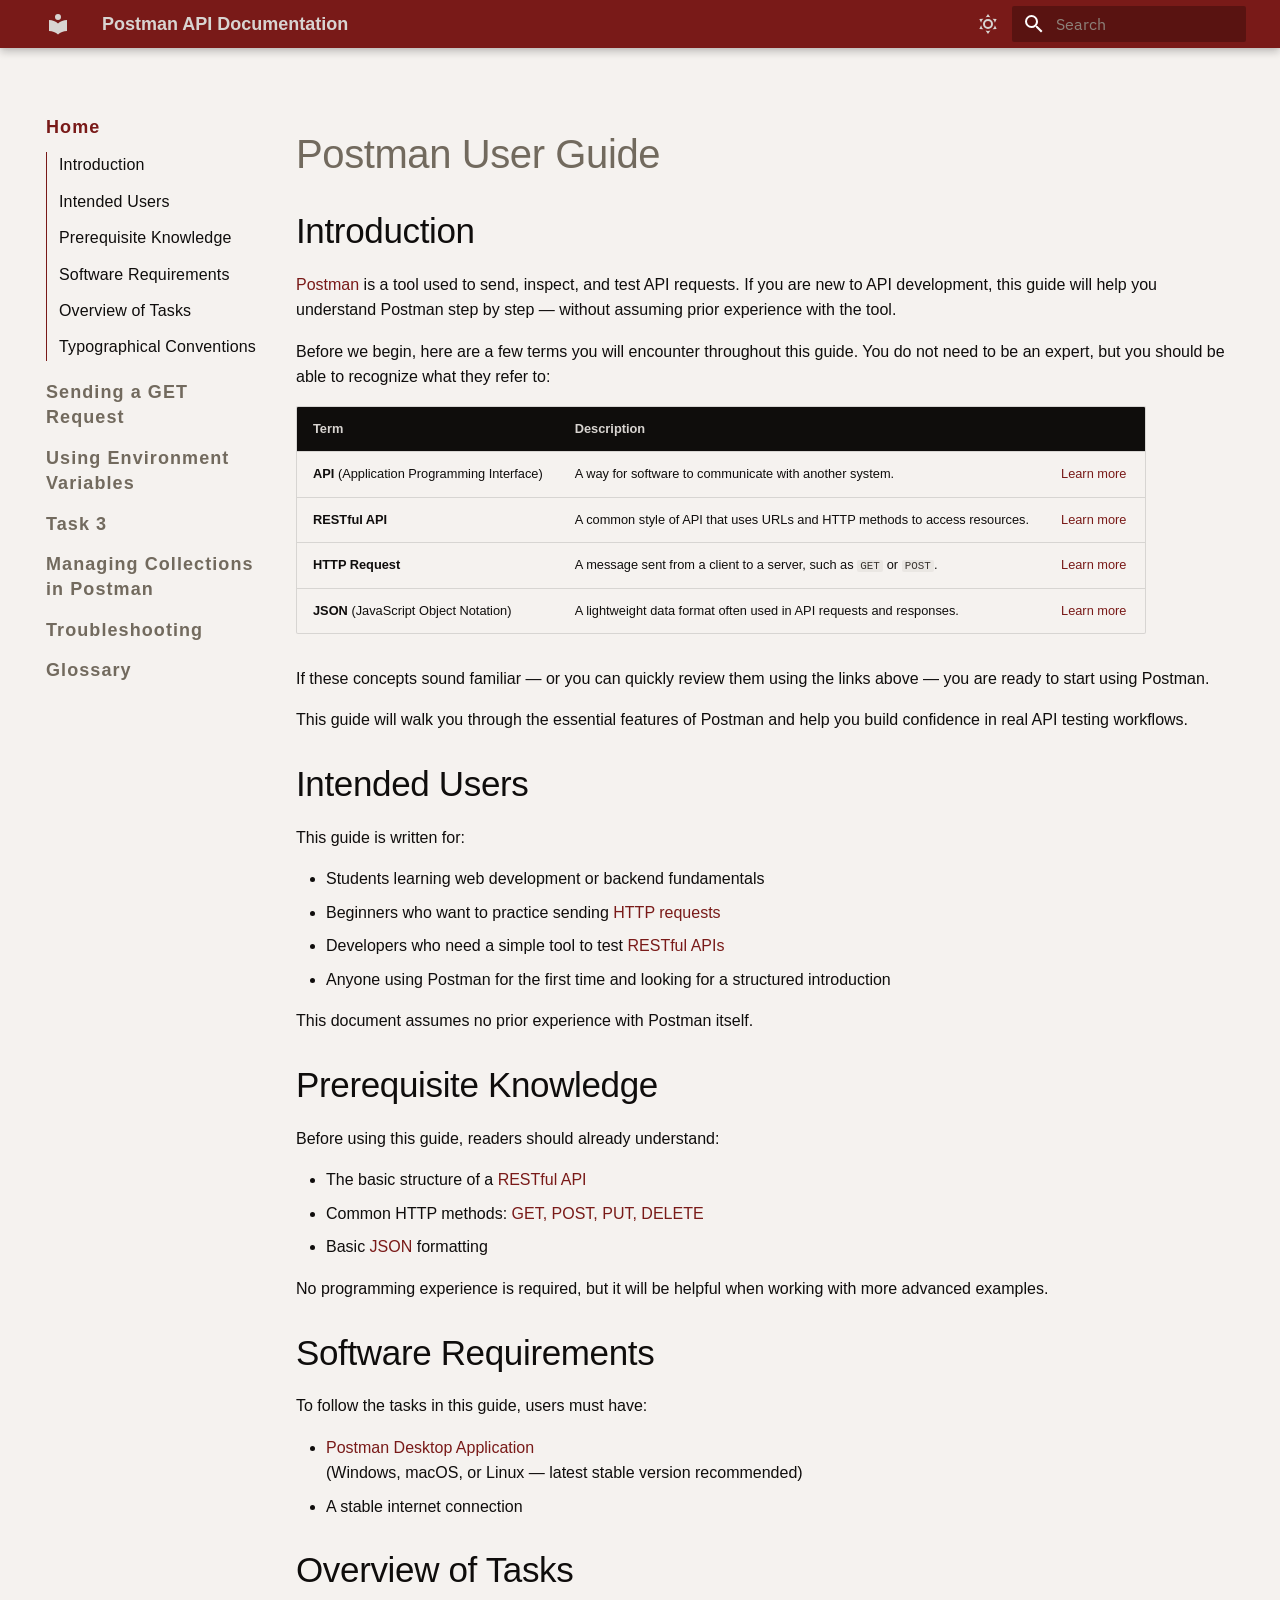
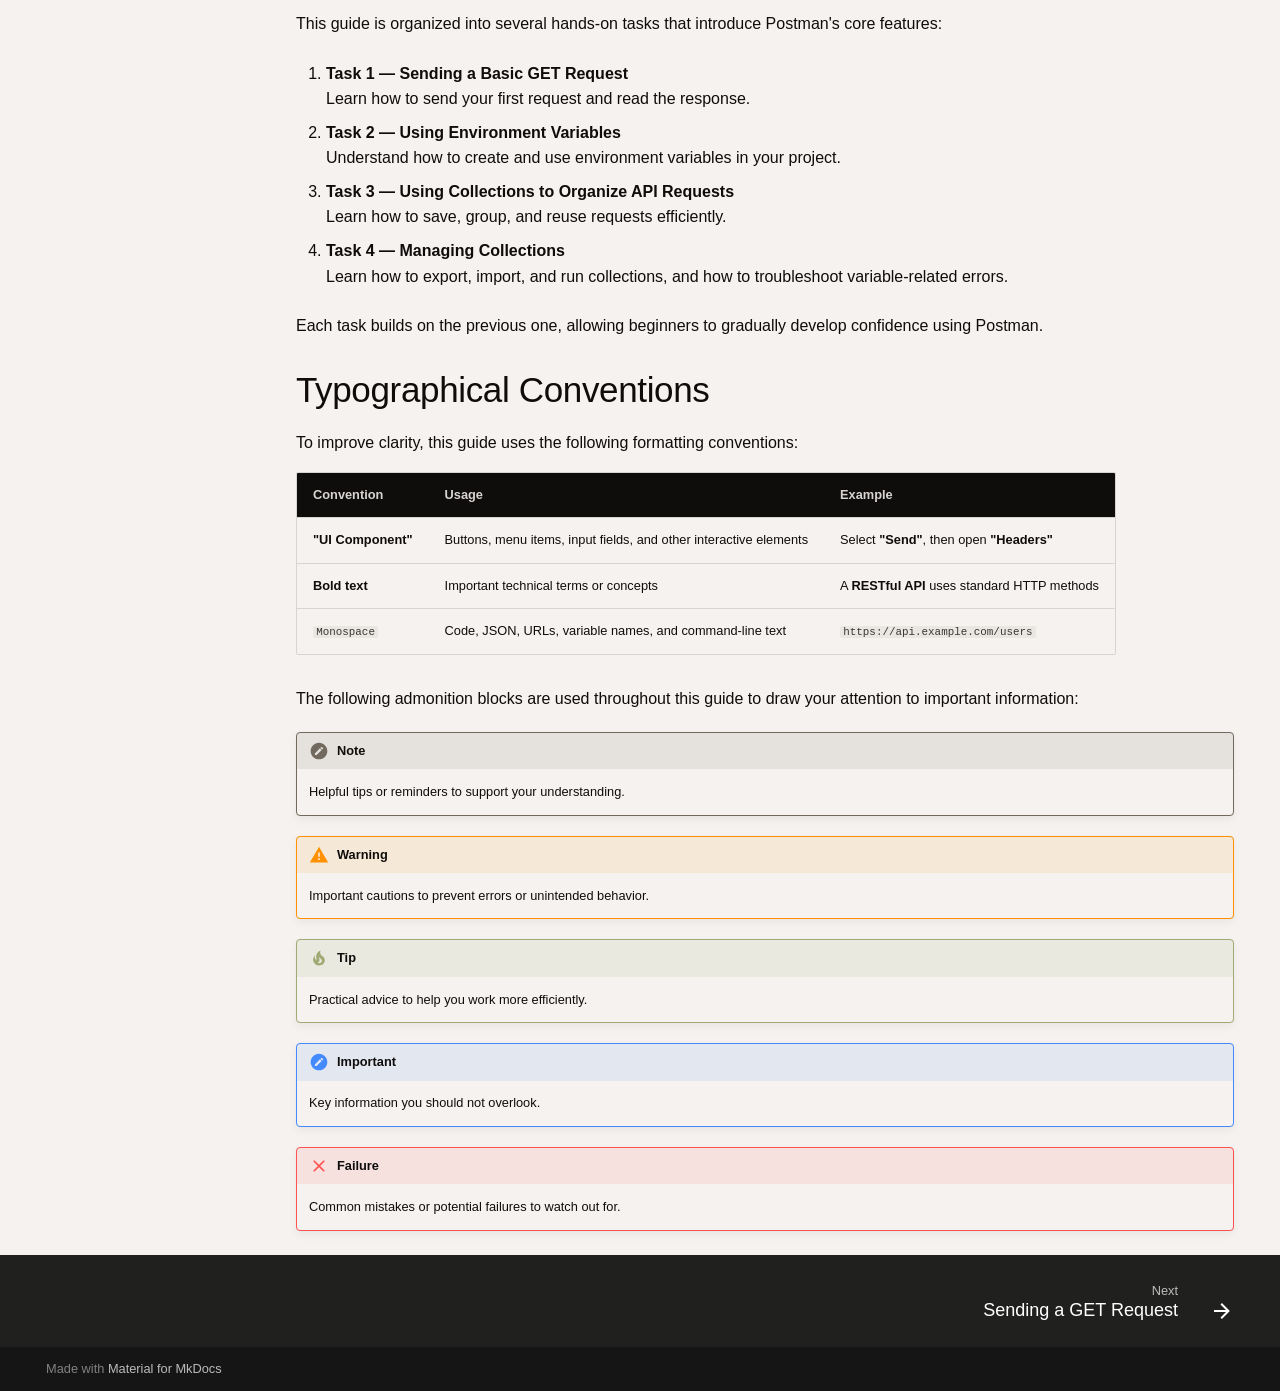
<file: index.html>
<!doctype html>
<html lang="en" class="no-js">
  <head>
    
      <meta charset="utf-8">
      <meta name="viewport" content="width=device-width,initial-scale=1">
      
      
      
        <link rel="canonical" href="https://github.com/voiid16/Postman-API-Documentation/">
      
      
      
        <link rel="next" href="Task1/">
      
      
        
      
      
      <link rel="icon" href="assets/images/favicon.png">
      <meta name="generator" content="mkdocs-1.6.1, mkdocs-material-9.7.6">
    
    
      
        <title>Postman API Documentation</title>
      
    
    
      <link rel="stylesheet" href="assets/stylesheets/main.484c7ddc.min.css">
      
        
        <link rel="stylesheet" href="assets/stylesheets/palette.ab4e12ef.min.css">
      
      


    
    
      
    
    
      
        
        
        <link rel="preconnect" href="https://fonts.gstatic.com" crossorigin>
        <link rel="stylesheet" href="https://fonts.googleapis.com/css?family=IBM+Plex+Sans:300,300i,400,400i,700,700i%7CIBM+Plex+Mono:400,400i,700,700i&display=fallback">
        <style>:root{--md-text-font:"IBM Plex Sans";--md-code-font:"IBM Plex Mono"}</style>
      
    
    
      <link rel="stylesheet" href="stylesheets/extra.css">
    
    <script>__md_scope=new URL(".",location),__md_hash=e=>[...e].reduce(((e,_)=>(e<<5)-e+_.charCodeAt(0)),0),__md_get=(e,_=localStorage,t=__md_scope)=>JSON.parse(_.getItem(t.pathname+"."+e)),__md_set=(e,_,t=localStorage,a=__md_scope)=>{try{t.setItem(a.pathname+"."+e,JSON.stringify(_))}catch(e){}}</script>
    
      

    
    
  </head>
  
  
    
    
      
    
    
    
    
    <body dir="ltr" data-md-color-scheme="default" data-md-color-primary="custom" data-md-color-accent="custom">
  
    
    <input class="md-toggle" data-md-toggle="drawer" type="checkbox" id="__drawer" autocomplete="off">
    <input class="md-toggle" data-md-toggle="search" type="checkbox" id="__search" autocomplete="off">
    <label class="md-overlay" for="__drawer"></label>
    <div data-md-component="skip">
      
        
        <a href="#postman-user-guide" class="md-skip">
          Skip to content
        </a>
      
    </div>
    <div data-md-component="announce">
      
    </div>
    
    
      

  

<header class="md-header md-header--shadow" data-md-component="header">
  <nav class="md-header__inner md-grid" aria-label="Header">
    <a href="." title="Postman API Documentation" class="md-header__button md-logo" aria-label="Postman API Documentation" data-md-component="logo">
      
  
  <svg xmlns="http://www.w3.org/2000/svg" viewBox="0 0 24 24"><path d="M12 8a3 3 0 0 0 3-3 3 3 0 0 0-3-3 3 3 0 0 0-3 3 3 3 0 0 0 3 3m0 3.54C9.64 9.35 6.5 8 3 8v11c3.5 0 6.64 1.35 9 3.54 2.36-2.19 5.5-3.54 9-3.54V8c-3.5 0-6.64 1.35-9 3.54"/></svg>

    </a>
    <label class="md-header__button md-icon" for="__drawer">
      
      <svg xmlns="http://www.w3.org/2000/svg" viewBox="0 0 24 24"><path d="M3 6h18v2H3zm0 5h18v2H3zm0 5h18v2H3z"/></svg>
    </label>
    <div class="md-header__title" data-md-component="header-title">
      <div class="md-header__ellipsis">
        <div class="md-header__topic">
          <span class="md-ellipsis">
            Postman API Documentation
          </span>
        </div>
        <div class="md-header__topic" data-md-component="header-topic">
          <span class="md-ellipsis">
            
              Home
            
          </span>
        </div>
      </div>
    </div>
    
      
        <form class="md-header__option" data-md-component="palette">
  
    
    
    
    <input class="md-option" data-md-color-media="" data-md-color-scheme="default" data-md-color-primary="custom" data-md-color-accent="custom"  aria-label="Switch to dark mode"  type="radio" name="__palette" id="__palette_0">
    
      <label class="md-header__button md-icon" title="Switch to dark mode" for="__palette_1" hidden>
        <svg xmlns="http://www.w3.org/2000/svg" viewBox="0 0 24 24"><path d="M12 7a5 5 0 0 1 5 5 5 5 0 0 1-5 5 5 5 0 0 1-5-5 5 5 0 0 1 5-5m0 2a3 3 0 0 0-3 3 3 3 0 0 0 3 3 3 3 0 0 0 3-3 3 3 0 0 0-3-3m0-7 2.39 3.42C13.65 5.15 12.84 5 12 5s-1.65.15-2.39.42zM3.34 7l4.16-.35A7.2 7.2 0 0 0 5.94 8.5c-.44.74-.69 1.5-.83 2.29zm.02 10 1.76-3.77a7.131 7.131 0 0 0 2.38 4.14zM20.65 7l-1.77 3.79a7.02 7.02 0 0 0-2.38-4.15zm-.01 10-4.14.36c.59-.51 1.12-1.14 1.54-1.86.42-.73.69-1.5.83-2.29zM12 22l-2.41-3.44c.74.27 1.55.44 2.41.44.82 0 1.63-.17 2.37-.44z"/></svg>
      </label>
    
  
    
    
    
    <input class="md-option" data-md-color-media="" data-md-color-scheme="slate" data-md-color-primary="custom" data-md-color-accent="custom"  aria-label="Switch to light mode"  type="radio" name="__palette" id="__palette_1">
    
      <label class="md-header__button md-icon" title="Switch to light mode" for="__palette_0" hidden>
        <svg xmlns="http://www.w3.org/2000/svg" viewBox="0 0 24 24"><path d="m17.75 4.09-2.53 1.94.91 3.06-2.63-1.81-2.63 1.81.91-3.06-2.53-1.94L12.44 4l1.06-3 1.06 3zm3.5 6.91-1.64 1.25.59 1.98-1.7-1.17-1.7 1.17.59-1.98L15.75 11l2.06-.05L18.5 9l.69 1.95zm-2.28 4.95c.83-.08 1.72 1.1 1.19 1.85-.32.45-.66.87-1.08 1.27C15.17 23 8.84 23 4.94 19.07c-3.91-3.9-3.91-10.24 0-14.14.4-.4.82-.76 1.27-1.08.75-.53 1.93.36 1.85 1.19-.27 2.86.69 5.83 2.89 8.02a9.96 9.96 0 0 0 8.02 2.89m-1.64 2.02a12.08 12.08 0 0 1-7.8-3.47c-2.17-2.19-3.33-5-3.49-7.82-2.81 3.14-2.7 7.96.31 10.98 3.02 3.01 7.84 3.12 10.98.31"/></svg>
      </label>
    
  
</form>
      
    
    
      <script>var palette=__md_get("__palette");if(palette&&palette.color){if("(prefers-color-scheme)"===palette.color.media){var media=matchMedia("(prefers-color-scheme: light)"),input=document.querySelector(media.matches?"[data-md-color-media='(prefers-color-scheme: light)']":"[data-md-color-media='(prefers-color-scheme: dark)']");palette.color.media=input.getAttribute("data-md-color-media"),palette.color.scheme=input.getAttribute("data-md-color-scheme"),palette.color.primary=input.getAttribute("data-md-color-primary"),palette.color.accent=input.getAttribute("data-md-color-accent")}for(var[key,value]of Object.entries(palette.color))document.body.setAttribute("data-md-color-"+key,value)}</script>
    
    
    
      
      
        <label class="md-header__button md-icon" for="__search">
          
          <svg xmlns="http://www.w3.org/2000/svg" viewBox="0 0 24 24"><path d="M9.5 3A6.5 6.5 0 0 1 16 9.5c0 1.61-.59 3.09-1.56 4.23l.27.27h.79l5 5-1.5 1.5-5-5v-.79l-.27-.27A6.52 6.52 0 0 1 9.5 16 6.5 6.5 0 0 1 3 9.5 6.5 6.5 0 0 1 9.5 3m0 2C7 5 5 7 5 9.5S7 14 9.5 14 14 12 14 9.5 12 5 9.5 5"/></svg>
        </label>
        <div class="md-search" data-md-component="search" role="dialog">
  <label class="md-search__overlay" for="__search"></label>
  <div class="md-search__inner" role="search">
    <form class="md-search__form" name="search">
      <input type="text" class="md-search__input" name="query" aria-label="Search" placeholder="Search" autocapitalize="off" autocorrect="off" autocomplete="off" spellcheck="false" data-md-component="search-query" required>
      <label class="md-search__icon md-icon" for="__search">
        
        <svg xmlns="http://www.w3.org/2000/svg" viewBox="0 0 24 24"><path d="M9.5 3A6.5 6.5 0 0 1 16 9.5c0 1.61-.59 3.09-1.56 4.23l.27.27h.79l5 5-1.5 1.5-5-5v-.79l-.27-.27A6.52 6.52 0 0 1 9.5 16 6.5 6.5 0 0 1 3 9.5 6.5 6.5 0 0 1 9.5 3m0 2C7 5 5 7 5 9.5S7 14 9.5 14 14 12 14 9.5 12 5 9.5 5"/></svg>
        
        <svg xmlns="http://www.w3.org/2000/svg" viewBox="0 0 24 24"><path d="M20 11v2H8l5.5 5.5-1.42 1.42L4.16 12l7.92-7.92L13.5 5.5 8 11z"/></svg>
      </label>
      <nav class="md-search__options" aria-label="Search">
        
        <button type="reset" class="md-search__icon md-icon" title="Clear" aria-label="Clear" tabindex="-1">
          
          <svg xmlns="http://www.w3.org/2000/svg" viewBox="0 0 24 24"><path d="M19 6.41 17.59 5 12 10.59 6.41 5 5 6.41 10.59 12 5 17.59 6.41 19 12 13.41 17.59 19 19 17.59 13.41 12z"/></svg>
        </button>
      </nav>
      
        <div class="md-search__suggest" data-md-component="search-suggest"></div>
      
    </form>
    <div class="md-search__output">
      <div class="md-search__scrollwrap" tabindex="0" data-md-scrollfix>
        <div class="md-search-result" data-md-component="search-result">
          <div class="md-search-result__meta">
            Initializing search
          </div>
          <ol class="md-search-result__list" role="presentation"></ol>
        </div>
      </div>
    </div>
  </div>
</div>
      
    
    
  </nav>
  
</header>
    
    <div class="md-container" data-md-component="container">
      
      
        
          
        
      
      <main class="md-main" data-md-component="main">
        <div class="md-main__inner md-grid">
          
            
              
              <div class="md-sidebar md-sidebar--primary" data-md-component="sidebar" data-md-type="navigation" >
                <div class="md-sidebar__scrollwrap">
                  <div class="md-sidebar__inner">
                    



  

<nav class="md-nav md-nav--primary md-nav--integrated" aria-label="Navigation" data-md-level="0">
  <label class="md-nav__title" for="__drawer">
    <a href="." title="Postman API Documentation" class="md-nav__button md-logo" aria-label="Postman API Documentation" data-md-component="logo">
      
  
  <svg xmlns="http://www.w3.org/2000/svg" viewBox="0 0 24 24"><path d="M12 8a3 3 0 0 0 3-3 3 3 0 0 0-3-3 3 3 0 0 0-3 3 3 3 0 0 0 3 3m0 3.54C9.64 9.35 6.5 8 3 8v11c3.5 0 6.64 1.35 9 3.54 2.36-2.19 5.5-3.54 9-3.54V8c-3.5 0-6.64 1.35-9 3.54"/></svg>

    </a>
    Postman API Documentation
  </label>
  
  <ul class="md-nav__list" data-md-scrollfix>
    
      
      
  
  
    
  
  
  
    <li class="md-nav__item md-nav__item--active">
      
      <input class="md-nav__toggle md-toggle" type="checkbox" id="__toc">
      
      
        
      
      
        <label class="md-nav__link md-nav__link--active" for="__toc">
          
  
  
  <span class="md-ellipsis">
    
  
    Home
  

    
  </span>
  
  

          <span class="md-nav__icon md-icon"></span>
        </label>
      
      <a href="." class="md-nav__link md-nav__link--active">
        
  
  
  <span class="md-ellipsis">
    
  
    Home
  

    
  </span>
  
  

      </a>
      
        

<nav class="md-nav md-nav--secondary" aria-label="Table of contents">
  
  
  
    
  
  
    <label class="md-nav__title" for="__toc">
      <span class="md-nav__icon md-icon"></span>
      Table of contents
    </label>
    <ul class="md-nav__list" data-md-component="toc" data-md-scrollfix>
      
        <li class="md-nav__item">
  <a href="#introduction" class="md-nav__link">
    <span class="md-ellipsis">
      
        Introduction
      
    </span>
  </a>
  
</li>
      
        <li class="md-nav__item">
  <a href="#intended-users" class="md-nav__link">
    <span class="md-ellipsis">
      
        Intended Users
      
    </span>
  </a>
  
</li>
      
        <li class="md-nav__item">
  <a href="#prerequisite-knowledge" class="md-nav__link">
    <span class="md-ellipsis">
      
        Prerequisite Knowledge
      
    </span>
  </a>
  
</li>
      
        <li class="md-nav__item">
  <a href="#software-requirements" class="md-nav__link">
    <span class="md-ellipsis">
      
        Software Requirements
      
    </span>
  </a>
  
</li>
      
        <li class="md-nav__item">
  <a href="#overview-of-tasks" class="md-nav__link">
    <span class="md-ellipsis">
      
        Overview of Tasks
      
    </span>
  </a>
  
</li>
      
        <li class="md-nav__item">
  <a href="#typographical-conventions" class="md-nav__link">
    <span class="md-ellipsis">
      
        Typographical Conventions
      
    </span>
  </a>
  
</li>
      
    </ul>
  
</nav>
      
    </li>
  

    
      
      
  
  
  
  
    <li class="md-nav__item">
      <a href="Task1/" class="md-nav__link">
        
  
  
  <span class="md-ellipsis">
    
  
    Sending a GET Request
  

    
  </span>
  
  

      </a>
    </li>
  

    
      
      
  
  
  
  
    <li class="md-nav__item">
      <a href="Task2/" class="md-nav__link">
        
  
  
  <span class="md-ellipsis">
    
  
    Using Environment Variables
  

    
  </span>
  
  

      </a>
    </li>
  

    
      
      
  
  
  
  
    <li class="md-nav__item">
      <a href="Task3/" class="md-nav__link">
        
  
  
  <span class="md-ellipsis">
    
  
    Task 3
  

    
  </span>
  
  

      </a>
    </li>
  

    
      
      
  
  
  
  
    <li class="md-nav__item">
      <a href="Task4/" class="md-nav__link">
        
  
  
  <span class="md-ellipsis">
    
  
    Managing Collections in Postman
  

    
  </span>
  
  

      </a>
    </li>
  

    
      
      
  
  
  
  
    <li class="md-nav__item">
      <a href="TroubleShooting/" class="md-nav__link">
        
  
  
  <span class="md-ellipsis">
    
  
    Troubleshooting
  

    
  </span>
  
  

      </a>
    </li>
  

    
      
      
  
  
  
  
    <li class="md-nav__item">
      <a href="glossary/" class="md-nav__link">
        
  
  
  <span class="md-ellipsis">
    
  
    Glossary
  

    
  </span>
  
  

      </a>
    </li>
  

    
  </ul>
</nav>
                  </div>
                </div>
              </div>
            
            
          
          
            <div class="md-content" data-md-component="content">
              
              <article class="md-content__inner md-typeset">
                
                  



<h1 id="postman-user-guide">Postman User Guide</h1>
<h2 id="introduction">Introduction</h2>
<p><a href="https://www.postman.com">Postman</a> is a tool used to send, inspect, and test API requests. If you are new to API development, this guide will help you understand Postman step by step — without assuming prior experience with the tool.</p>
<p>Before we begin, here are a few terms you will encounter throughout this guide. You do not need to be an expert, but you should be able to recognize what they refer to:</p>
<table>
<thead>
<tr>
<th>Term</th>
<th>Description</th>
<th></th>
</tr>
</thead>
<tbody>
<tr>
<td><strong>API</strong> (Application Programming Interface)</td>
<td>A way for software to communicate with another system.</td>
<td><a href="https://www.postman.com/what-is-an-api/">Learn more</a></td>
</tr>
<tr>
<td><strong>RESTful API</strong></td>
<td>A common style of API that uses URLs and HTTP methods to access resources.</td>
<td><a href="https://restfulapi.net/">Learn more</a></td>
</tr>
<tr>
<td><strong>HTTP Request</strong></td>
<td>A message sent from a client to a server, such as <code>GET</code> or <code>POST</code>.</td>
<td><a href="https://developer.mozilla.org/en-US/docs/Web/HTTP/Methods">Learn more</a></td>
</tr>
<tr>
<td><strong>JSON</strong> (JavaScript Object Notation)</td>
<td>A lightweight data format often used in API requests and responses.</td>
<td><a href="https://www.json.org/json-en.html">Learn more</a></td>
</tr>
</tbody>
</table>
<p>If these concepts sound familiar — or you can quickly review them using the links above — you are ready to start using Postman.</p>
<p>This guide will walk you through the essential features of Postman and help you build confidence in real API testing workflows.</p>
<h2 id="intended-users">Intended Users</h2>
<p>This guide is written for:</p>
<ul>
<li>Students learning web development or backend fundamentals</li>
<li>Beginners who want to practice sending <a href="https://developer.mozilla.org/en-US/docs/Web/HTTP/Reference/Methods">HTTP requests</a></li>
<li>Developers who need a simple tool to test <a href="https://restfulapi.net/">RESTful APIs</a></li>
<li>Anyone using Postman for the first time and looking for a structured introduction</li>
</ul>
<p>This document assumes no prior experience with Postman itself.</p>
<h2 id="prerequisite-knowledge">Prerequisite Knowledge</h2>
<p>Before using this guide, readers should already understand:</p>
<ul>
<li>The basic structure of a <a href="https://restfulapi.net/">RESTful API</a></li>
<li>Common HTTP methods: <a href="https://developer.mozilla.org/en-US/docs/Web/HTTP/Methods">GET, POST, PUT, DELETE</a></li>
<li>Basic <a href="https://www.json.org/json-en.html">JSON</a> formatting</li>
</ul>
<p>No programming experience is required, but it will be helpful when working with more advanced examples.</p>
<h2 id="software-requirements">Software Requirements</h2>
<p>To follow the tasks in this guide, users must have:</p>
<ul>
<li><a href="https://www.postman.com/downloads/">Postman Desktop Application</a><br />
  (Windows, macOS, or Linux — latest stable version recommended)</li>
<li>A stable internet connection</li>
</ul>
<h2 id="overview-of-tasks">Overview of Tasks</h2>
<p>This guide is organized into several hands‑on tasks that introduce Postman's core features:</p>
<ol>
<li>
<p><strong>Task 1 — Sending a Basic GET Request</strong><br />
   Learn how to send your first request and read the response.</p>
</li>
<li>
<p><strong>Task 2 — Using Environment Variables</strong><br />
   Understand how to create and use environment variables in your project.</p>
</li>
<li>
<p><strong>Task 3 — Using Collections to Organize API Requests</strong><br />
   Learn how to save, group, and reuse requests efficiently.</p>
</li>
<li>
<p><strong>Task 4 — Managing Collections</strong><br />
    Learn how to export, import, and run collections, and how to troubleshoot variable‑related errors.</p>
</li>
</ol>
<p>Each task builds on the previous one, allowing beginners to gradually develop confidence using Postman.</p>
<h2 id="typographical-conventions">Typographical Conventions</h2>
<p>To improve clarity, this guide uses the following formatting conventions:</p>
<table>
<thead>
<tr>
<th>Convention</th>
<th>Usage</th>
<th>Example</th>
</tr>
</thead>
<tbody>
<tr>
<td><strong>"UI Component"</strong></td>
<td>Buttons, menu items, input fields, and other interactive elements</td>
<td>Select <strong>"Send"</strong>, then open <strong>"Headers"</strong></td>
</tr>
<tr>
<td><strong>Bold text</strong></td>
<td>Important technical terms or concepts</td>
<td>A <strong>RESTful API</strong> uses standard HTTP methods</td>
</tr>
<tr>
<td><code>Monospace</code></td>
<td>Code, JSON, URLs, variable names, and command-line text</td>
<td><code>https://api.example.com/users</code></td>
</tr>
</tbody>
</table>
<p>The following admonition blocks are used throughout this guide to draw your attention to important information:</p>
<div class="admonition note">
<p class="admonition-title">Note</p>
<p>Helpful tips or reminders to support your understanding.</p>
</div>
<div class="admonition warning">
<p class="admonition-title">Warning</p>
<p>Important cautions to prevent errors or unintended behavior.</p>
</div>
<div class="admonition tip">
<p class="admonition-title">Tip</p>
<p>Practical advice to help you work more efficiently.</p>
</div>
<div class="admonition important">
<p class="admonition-title">Important</p>
<p>Key information you should not overlook.</p>
</div>
<div class="admonition failure">
<p class="admonition-title">Failure</p>
<p>Common mistakes or potential failures to watch out for.</p>
</div>












                
              </article>
            </div>
          
          
<script>var target=document.getElementById(location.hash.slice(1));target&&target.name&&(target.checked=target.name.startsWith("__tabbed_"))</script>
        </div>
        
          <button type="button" class="md-top md-icon" data-md-component="top" hidden>
  
  <svg xmlns="http://www.w3.org/2000/svg" viewBox="0 0 24 24"><path d="M13 20h-2V8l-5.5 5.5-1.42-1.42L12 4.16l7.92 7.92-1.42 1.42L13 8z"/></svg>
  Back to top
</button>
        
      </main>
      
        <footer class="md-footer">
  
    
      
      <nav class="md-footer__inner md-grid" aria-label="Footer" >
        
        
          
          <a href="Task1/" class="md-footer__link md-footer__link--next" aria-label="Next: Sending a GET Request">
            <div class="md-footer__title">
              <span class="md-footer__direction">
                Next
              </span>
              <div class="md-ellipsis">
                Sending a GET Request
              </div>
            </div>
            <div class="md-footer__button md-icon">
              
              <svg xmlns="http://www.w3.org/2000/svg" viewBox="0 0 24 24"><path d="M4 11v2h12l-5.5 5.5 1.42 1.42L19.84 12l-7.92-7.92L10.5 5.5 16 11z"/></svg>
            </div>
          </a>
        
      </nav>
    
  
  <div class="md-footer-meta md-typeset">
    <div class="md-footer-meta__inner md-grid">
      <div class="md-copyright">
  
  
    Made with
    <a href="https://squidfunk.github.io/mkdocs-material/" target="_blank" rel="noopener">
      Material for MkDocs
    </a>
  
</div>
      
    </div>
  </div>
</footer>
      
    </div>
    <div class="md-dialog" data-md-component="dialog">
      <div class="md-dialog__inner md-typeset"></div>
    </div>
    
    
    
      
      
      <script id="__config" type="application/json">{"annotate": null, "base": ".", "features": ["navigation.top", "navigation.footer", "navigation.sections", "navigation.expand", "toc.integrate", "search.suggest", "content.code.copy"], "search": "assets/javascripts/workers/search.2c215733.min.js", "tags": null, "translations": {"clipboard.copied": "Copied to clipboard", "clipboard.copy": "Copy to clipboard", "search.result.more.one": "1 more on this page", "search.result.more.other": "# more on this page", "search.result.none": "No matching documents", "search.result.one": "1 matching document", "search.result.other": "# matching documents", "search.result.placeholder": "Type to start searching", "search.result.term.missing": "Missing", "select.version": "Select version"}, "version": null}</script>
    
    
      <script src="assets/javascripts/bundle.79ae519e.min.js"></script>
      
    
  </body>
</html>
</file>
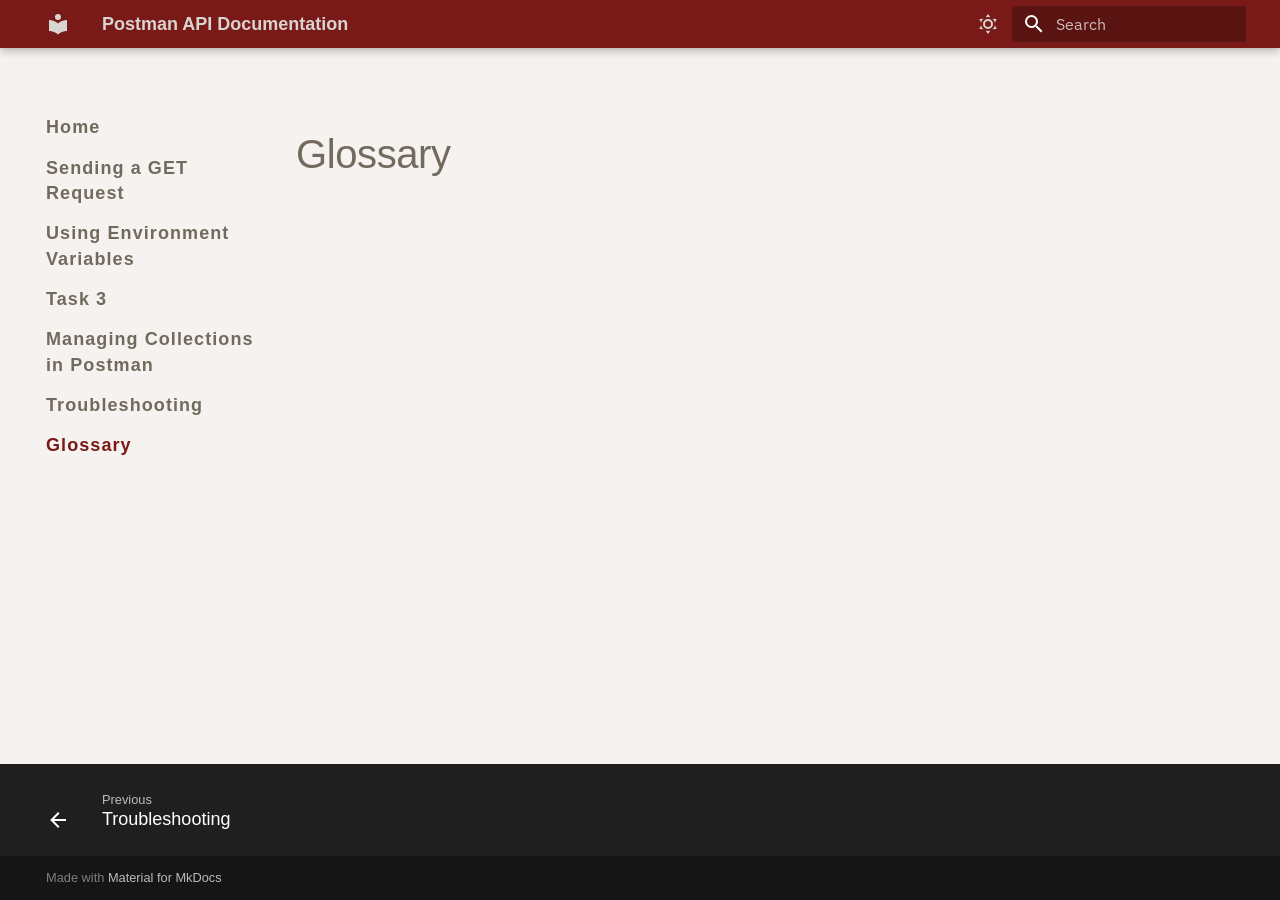
<file: glossary/index.html>
<!doctype html>
<html lang="en" class="no-js">
  <head>
    
      <meta charset="utf-8">
      <meta name="viewport" content="width=device-width,initial-scale=1">
      
      
      
        <link rel="canonical" href="https://github.com/voiid16/Postman-API-Documentation/glossary/">
      
      
        <link rel="prev" href="../TroubleShooting/">
      
      
      
        
      
      
      <link rel="icon" href="../assets/images/favicon.png">
      <meta name="generator" content="mkdocs-1.6.1, mkdocs-material-9.7.6">
    
    
      
        <title>Glossary - Postman API Documentation</title>
      
    
    
      <link rel="stylesheet" href="../assets/stylesheets/main.484c7ddc.min.css">
      
        
        <link rel="stylesheet" href="../assets/stylesheets/palette.ab4e12ef.min.css">
      
      


    
    
      
    
    
      
        
        
        <link rel="preconnect" href="https://fonts.gstatic.com" crossorigin>
        <link rel="stylesheet" href="https://fonts.googleapis.com/css?family=IBM+Plex+Sans:300,300i,400,400i,700,700i%7CIBM+Plex+Mono:400,400i,700,700i&display=fallback">
        <style>:root{--md-text-font:"IBM Plex Sans";--md-code-font:"IBM Plex Mono"}</style>
      
    
    
      <link rel="stylesheet" href="../stylesheets/extra.css">
    
    <script>__md_scope=new URL("..",location),__md_hash=e=>[...e].reduce(((e,_)=>(e<<5)-e+_.charCodeAt(0)),0),__md_get=(e,_=localStorage,t=__md_scope)=>JSON.parse(_.getItem(t.pathname+"."+e)),__md_set=(e,_,t=localStorage,a=__md_scope)=>{try{t.setItem(a.pathname+"."+e,JSON.stringify(_))}catch(e){}}</script>
    
      

    
    
  </head>
  
  
    
    
      
    
    
    
    
    <body dir="ltr" data-md-color-scheme="default" data-md-color-primary="custom" data-md-color-accent="custom">
  
    
    <input class="md-toggle" data-md-toggle="drawer" type="checkbox" id="__drawer" autocomplete="off">
    <input class="md-toggle" data-md-toggle="search" type="checkbox" id="__search" autocomplete="off">
    <label class="md-overlay" for="__drawer"></label>
    <div data-md-component="skip">
      
    </div>
    <div data-md-component="announce">
      
    </div>
    
    
      

  

<header class="md-header md-header--shadow" data-md-component="header">
  <nav class="md-header__inner md-grid" aria-label="Header">
    <a href=".." title="Postman API Documentation" class="md-header__button md-logo" aria-label="Postman API Documentation" data-md-component="logo">
      
  
  <svg xmlns="http://www.w3.org/2000/svg" viewBox="0 0 24 24"><path d="M12 8a3 3 0 0 0 3-3 3 3 0 0 0-3-3 3 3 0 0 0-3 3 3 3 0 0 0 3 3m0 3.54C9.64 9.35 6.5 8 3 8v11c3.5 0 6.64 1.35 9 3.54 2.36-2.19 5.5-3.54 9-3.54V8c-3.5 0-6.64 1.35-9 3.54"/></svg>

    </a>
    <label class="md-header__button md-icon" for="__drawer">
      
      <svg xmlns="http://www.w3.org/2000/svg" viewBox="0 0 24 24"><path d="M3 6h18v2H3zm0 5h18v2H3zm0 5h18v2H3z"/></svg>
    </label>
    <div class="md-header__title" data-md-component="header-title">
      <div class="md-header__ellipsis">
        <div class="md-header__topic">
          <span class="md-ellipsis">
            Postman API Documentation
          </span>
        </div>
        <div class="md-header__topic" data-md-component="header-topic">
          <span class="md-ellipsis">
            
              Glossary
            
          </span>
        </div>
      </div>
    </div>
    
      
        <form class="md-header__option" data-md-component="palette">
  
    
    
    
    <input class="md-option" data-md-color-media="" data-md-color-scheme="default" data-md-color-primary="custom" data-md-color-accent="custom"  aria-label="Switch to dark mode"  type="radio" name="__palette" id="__palette_0">
    
      <label class="md-header__button md-icon" title="Switch to dark mode" for="__palette_1" hidden>
        <svg xmlns="http://www.w3.org/2000/svg" viewBox="0 0 24 24"><path d="M12 7a5 5 0 0 1 5 5 5 5 0 0 1-5 5 5 5 0 0 1-5-5 5 5 0 0 1 5-5m0 2a3 3 0 0 0-3 3 3 3 0 0 0 3 3 3 3 0 0 0 3-3 3 3 0 0 0-3-3m0-7 2.39 3.42C13.65 5.15 12.84 5 12 5s-1.65.15-2.39.42zM3.34 7l4.16-.35A7.2 7.2 0 0 0 5.94 8.5c-.44.74-.69 1.5-.83 2.29zm.02 10 1.76-3.77a7.131 7.131 0 0 0 2.38 4.14zM20.65 7l-1.77 3.79a7.02 7.02 0 0 0-2.38-4.15zm-.01 10-4.14.36c.59-.51 1.12-1.14 1.54-1.86.42-.73.69-1.5.83-2.29zM12 22l-2.41-3.44c.74.27 1.55.44 2.41.44.82 0 1.63-.17 2.37-.44z"/></svg>
      </label>
    
  
    
    
    
    <input class="md-option" data-md-color-media="" data-md-color-scheme="slate" data-md-color-primary="custom" data-md-color-accent="custom"  aria-label="Switch to light mode"  type="radio" name="__palette" id="__palette_1">
    
      <label class="md-header__button md-icon" title="Switch to light mode" for="__palette_0" hidden>
        <svg xmlns="http://www.w3.org/2000/svg" viewBox="0 0 24 24"><path d="m17.75 4.09-2.53 1.94.91 3.06-2.63-1.81-2.63 1.81.91-3.06-2.53-1.94L12.44 4l1.06-3 1.06 3zm3.5 6.91-1.64 1.25.59 1.98-1.7-1.17-1.7 1.17.59-1.98L15.75 11l2.06-.05L18.5 9l.69 1.95zm-2.28 4.95c.83-.08 1.72 1.1 1.19 1.85-.32.45-.66.87-1.08 1.27C15.17 23 8.84 23 4.94 19.07c-3.91-3.9-3.91-10.24 0-14.14.4-.4.82-.76 1.27-1.08.75-.53 1.93.36 1.85 1.19-.27 2.86.69 5.83 2.89 8.02a9.96 9.96 0 0 0 8.02 2.89m-1.64 2.02a12.08 12.08 0 0 1-7.8-3.47c-2.17-2.19-3.33-5-3.49-7.82-2.81 3.14-2.7 7.96.31 10.98 3.02 3.01 7.84 3.12 10.98.31"/></svg>
      </label>
    
  
</form>
      
    
    
      <script>var palette=__md_get("__palette");if(palette&&palette.color){if("(prefers-color-scheme)"===palette.color.media){var media=matchMedia("(prefers-color-scheme: light)"),input=document.querySelector(media.matches?"[data-md-color-media='(prefers-color-scheme: light)']":"[data-md-color-media='(prefers-color-scheme: dark)']");palette.color.media=input.getAttribute("data-md-color-media"),palette.color.scheme=input.getAttribute("data-md-color-scheme"),palette.color.primary=input.getAttribute("data-md-color-primary"),palette.color.accent=input.getAttribute("data-md-color-accent")}for(var[key,value]of Object.entries(palette.color))document.body.setAttribute("data-md-color-"+key,value)}</script>
    
    
    
      
      
        <label class="md-header__button md-icon" for="__search">
          
          <svg xmlns="http://www.w3.org/2000/svg" viewBox="0 0 24 24"><path d="M9.5 3A6.5 6.5 0 0 1 16 9.5c0 1.61-.59 3.09-1.56 4.23l.27.27h.79l5 5-1.5 1.5-5-5v-.79l-.27-.27A6.52 6.52 0 0 1 9.5 16 6.5 6.5 0 0 1 3 9.5 6.5 6.5 0 0 1 9.5 3m0 2C7 5 5 7 5 9.5S7 14 9.5 14 14 12 14 9.5 12 5 9.5 5"/></svg>
        </label>
        <div class="md-search" data-md-component="search" role="dialog">
  <label class="md-search__overlay" for="__search"></label>
  <div class="md-search__inner" role="search">
    <form class="md-search__form" name="search">
      <input type="text" class="md-search__input" name="query" aria-label="Search" placeholder="Search" autocapitalize="off" autocorrect="off" autocomplete="off" spellcheck="false" data-md-component="search-query" required>
      <label class="md-search__icon md-icon" for="__search">
        
        <svg xmlns="http://www.w3.org/2000/svg" viewBox="0 0 24 24"><path d="M9.5 3A6.5 6.5 0 0 1 16 9.5c0 1.61-.59 3.09-1.56 4.23l.27.27h.79l5 5-1.5 1.5-5-5v-.79l-.27-.27A6.52 6.52 0 0 1 9.5 16 6.5 6.5 0 0 1 3 9.5 6.5 6.5 0 0 1 9.5 3m0 2C7 5 5 7 5 9.5S7 14 9.5 14 14 12 14 9.5 12 5 9.5 5"/></svg>
        
        <svg xmlns="http://www.w3.org/2000/svg" viewBox="0 0 24 24"><path d="M20 11v2H8l5.5 5.5-1.42 1.42L4.16 12l7.92-7.92L13.5 5.5 8 11z"/></svg>
      </label>
      <nav class="md-search__options" aria-label="Search">
        
        <button type="reset" class="md-search__icon md-icon" title="Clear" aria-label="Clear" tabindex="-1">
          
          <svg xmlns="http://www.w3.org/2000/svg" viewBox="0 0 24 24"><path d="M19 6.41 17.59 5 12 10.59 6.41 5 5 6.41 10.59 12 5 17.59 6.41 19 12 13.41 17.59 19 19 17.59 13.41 12z"/></svg>
        </button>
      </nav>
      
        <div class="md-search__suggest" data-md-component="search-suggest"></div>
      
    </form>
    <div class="md-search__output">
      <div class="md-search__scrollwrap" tabindex="0" data-md-scrollfix>
        <div class="md-search-result" data-md-component="search-result">
          <div class="md-search-result__meta">
            Initializing search
          </div>
          <ol class="md-search-result__list" role="presentation"></ol>
        </div>
      </div>
    </div>
  </div>
</div>
      
    
    
  </nav>
  
</header>
    
    <div class="md-container" data-md-component="container">
      
      
        
          
        
      
      <main class="md-main" data-md-component="main">
        <div class="md-main__inner md-grid">
          
            
              
              <div class="md-sidebar md-sidebar--primary" data-md-component="sidebar" data-md-type="navigation" >
                <div class="md-sidebar__scrollwrap">
                  <div class="md-sidebar__inner">
                    



  

<nav class="md-nav md-nav--primary md-nav--integrated" aria-label="Navigation" data-md-level="0">
  <label class="md-nav__title" for="__drawer">
    <a href=".." title="Postman API Documentation" class="md-nav__button md-logo" aria-label="Postman API Documentation" data-md-component="logo">
      
  
  <svg xmlns="http://www.w3.org/2000/svg" viewBox="0 0 24 24"><path d="M12 8a3 3 0 0 0 3-3 3 3 0 0 0-3-3 3 3 0 0 0-3 3 3 3 0 0 0 3 3m0 3.54C9.64 9.35 6.5 8 3 8v11c3.5 0 6.64 1.35 9 3.54 2.36-2.19 5.5-3.54 9-3.54V8c-3.5 0-6.64 1.35-9 3.54"/></svg>

    </a>
    Postman API Documentation
  </label>
  
  <ul class="md-nav__list" data-md-scrollfix>
    
      
      
  
  
  
  
    <li class="md-nav__item">
      <a href=".." class="md-nav__link">
        
  
  
  <span class="md-ellipsis">
    
  
    Home
  

    
  </span>
  
  

      </a>
    </li>
  

    
      
      
  
  
  
  
    <li class="md-nav__item">
      <a href="../Task1/" class="md-nav__link">
        
  
  
  <span class="md-ellipsis">
    
  
    Sending a GET Request
  

    
  </span>
  
  

      </a>
    </li>
  

    
      
      
  
  
  
  
    <li class="md-nav__item">
      <a href="../Task2/" class="md-nav__link">
        
  
  
  <span class="md-ellipsis">
    
  
    Using Environment Variables
  

    
  </span>
  
  

      </a>
    </li>
  

    
      
      
  
  
  
  
    <li class="md-nav__item">
      <a href="../Task3/" class="md-nav__link">
        
  
  
  <span class="md-ellipsis">
    
  
    Task 3
  

    
  </span>
  
  

      </a>
    </li>
  

    
      
      
  
  
  
  
    <li class="md-nav__item">
      <a href="../Task4/" class="md-nav__link">
        
  
  
  <span class="md-ellipsis">
    
  
    Managing Collections in Postman
  

    
  </span>
  
  

      </a>
    </li>
  

    
      
      
  
  
  
  
    <li class="md-nav__item">
      <a href="../TroubleShooting/" class="md-nav__link">
        
  
  
  <span class="md-ellipsis">
    
  
    Troubleshooting
  

    
  </span>
  
  

      </a>
    </li>
  

    
      
      
  
  
    
  
  
  
    <li class="md-nav__item md-nav__item--active">
      
      <input class="md-nav__toggle md-toggle" type="checkbox" id="__toc">
      
      
      
      <a href="./" class="md-nav__link md-nav__link--active">
        
  
  
  <span class="md-ellipsis">
    
  
    Glossary
  

    
  </span>
  
  

      </a>
      
    </li>
  

    
  </ul>
</nav>
                  </div>
                </div>
              </div>
            
            
          
          
            <div class="md-content" data-md-component="content">
              
              <article class="md-content__inner md-typeset">
                
                  



  <h1>Glossary</h1>














                
              </article>
            </div>
          
          
<script>var target=document.getElementById(location.hash.slice(1));target&&target.name&&(target.checked=target.name.startsWith("__tabbed_"))</script>
        </div>
        
          <button type="button" class="md-top md-icon" data-md-component="top" hidden>
  
  <svg xmlns="http://www.w3.org/2000/svg" viewBox="0 0 24 24"><path d="M13 20h-2V8l-5.5 5.5-1.42-1.42L12 4.16l7.92 7.92-1.42 1.42L13 8z"/></svg>
  Back to top
</button>
        
      </main>
      
        <footer class="md-footer">
  
    
      
      <nav class="md-footer__inner md-grid" aria-label="Footer" >
        
          
          <a href="../TroubleShooting/" class="md-footer__link md-footer__link--prev" aria-label="Previous: Troubleshooting">
            <div class="md-footer__button md-icon">
              
              <svg xmlns="http://www.w3.org/2000/svg" viewBox="0 0 24 24"><path d="M20 11v2H8l5.5 5.5-1.42 1.42L4.16 12l7.92-7.92L13.5 5.5 8 11z"/></svg>
            </div>
            <div class="md-footer__title">
              <span class="md-footer__direction">
                Previous
              </span>
              <div class="md-ellipsis">
                Troubleshooting
              </div>
            </div>
          </a>
        
        
      </nav>
    
  
  <div class="md-footer-meta md-typeset">
    <div class="md-footer-meta__inner md-grid">
      <div class="md-copyright">
  
  
    Made with
    <a href="https://squidfunk.github.io/mkdocs-material/" target="_blank" rel="noopener">
      Material for MkDocs
    </a>
  
</div>
      
    </div>
  </div>
</footer>
      
    </div>
    <div class="md-dialog" data-md-component="dialog">
      <div class="md-dialog__inner md-typeset"></div>
    </div>
    
    
    
      
      
      <script id="__config" type="application/json">{"annotate": null, "base": "..", "features": ["navigation.top", "navigation.footer", "navigation.sections", "navigation.expand", "toc.integrate", "search.suggest", "content.code.copy"], "search": "../assets/javascripts/workers/search.2c215733.min.js", "tags": null, "translations": {"clipboard.copied": "Copied to clipboard", "clipboard.copy": "Copy to clipboard", "search.result.more.one": "1 more on this page", "search.result.more.other": "# more on this page", "search.result.none": "No matching documents", "search.result.one": "1 matching document", "search.result.other": "# matching documents", "search.result.placeholder": "Type to start searching", "search.result.term.missing": "Missing", "select.version": "Select version"}, "version": null}</script>
    
    
      <script src="../assets/javascripts/bundle.79ae519e.min.js"></script>
      
    
  </body>
</html>
</file>
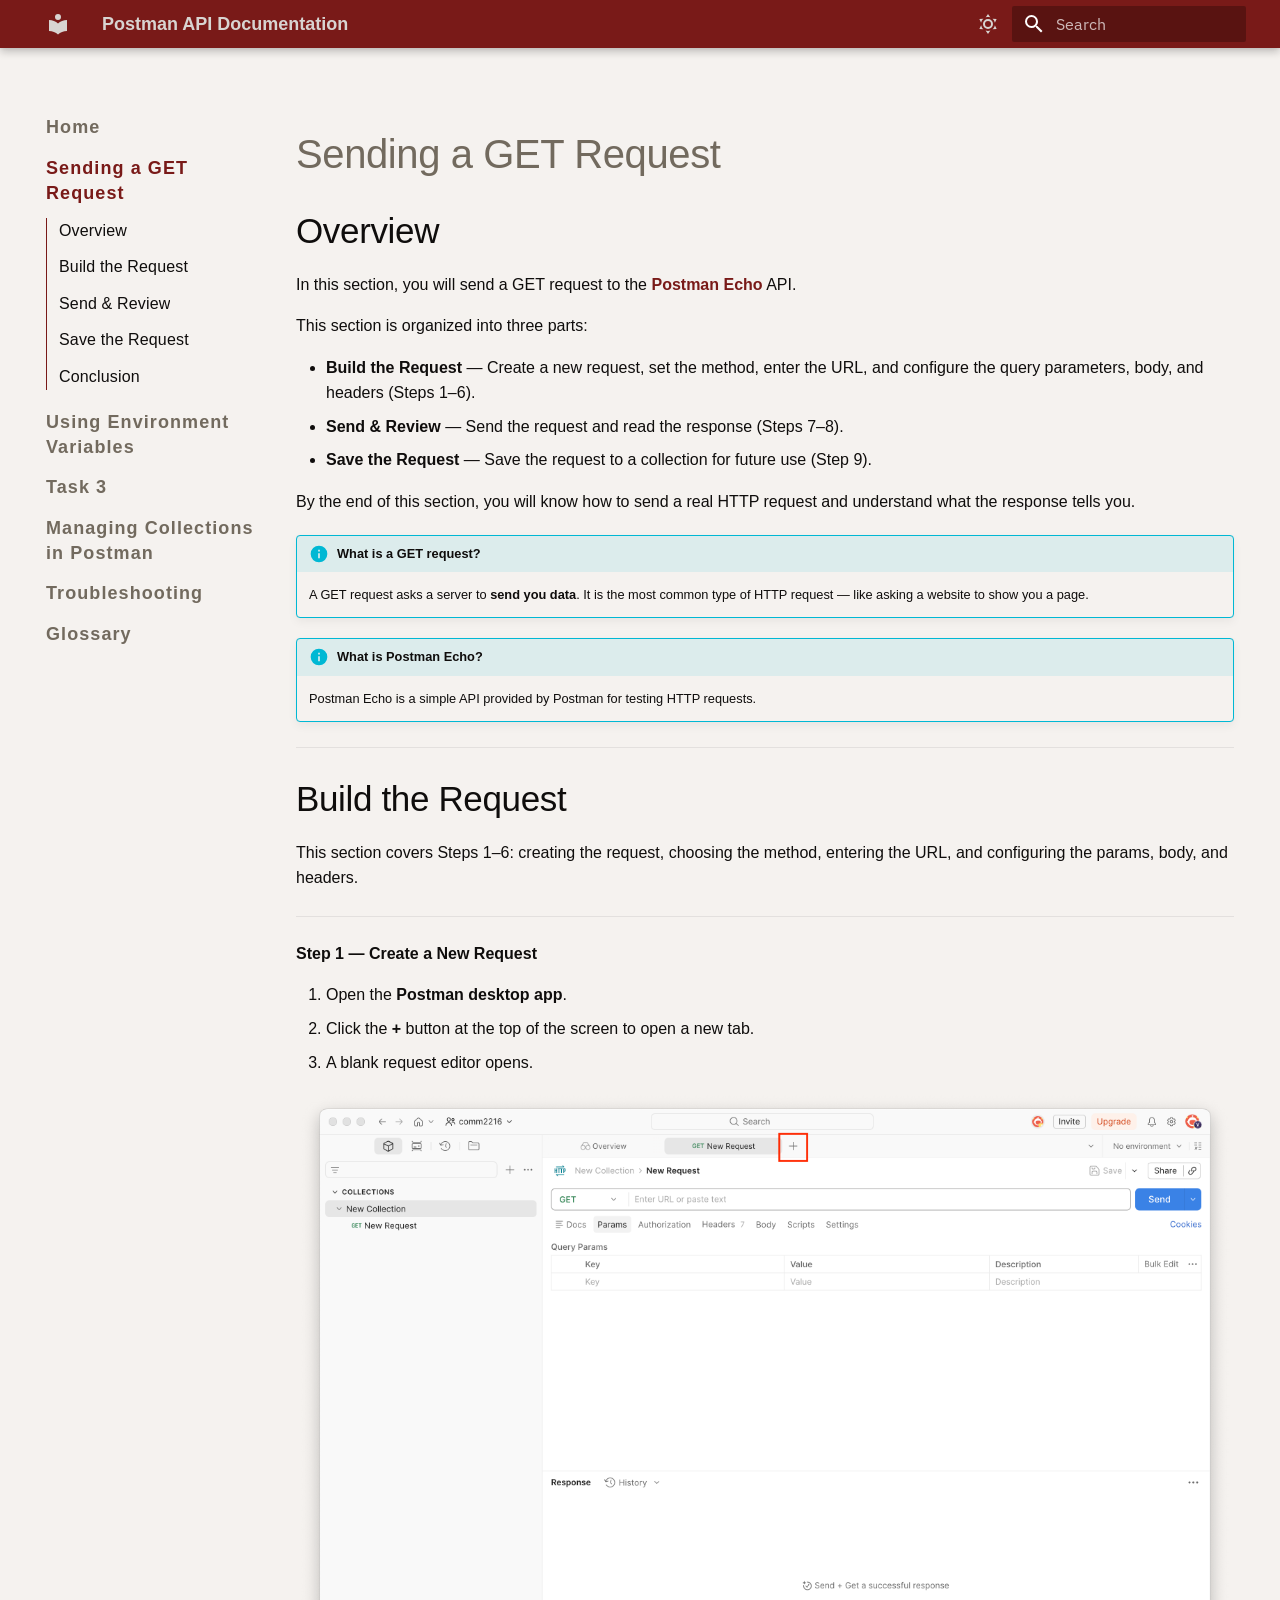
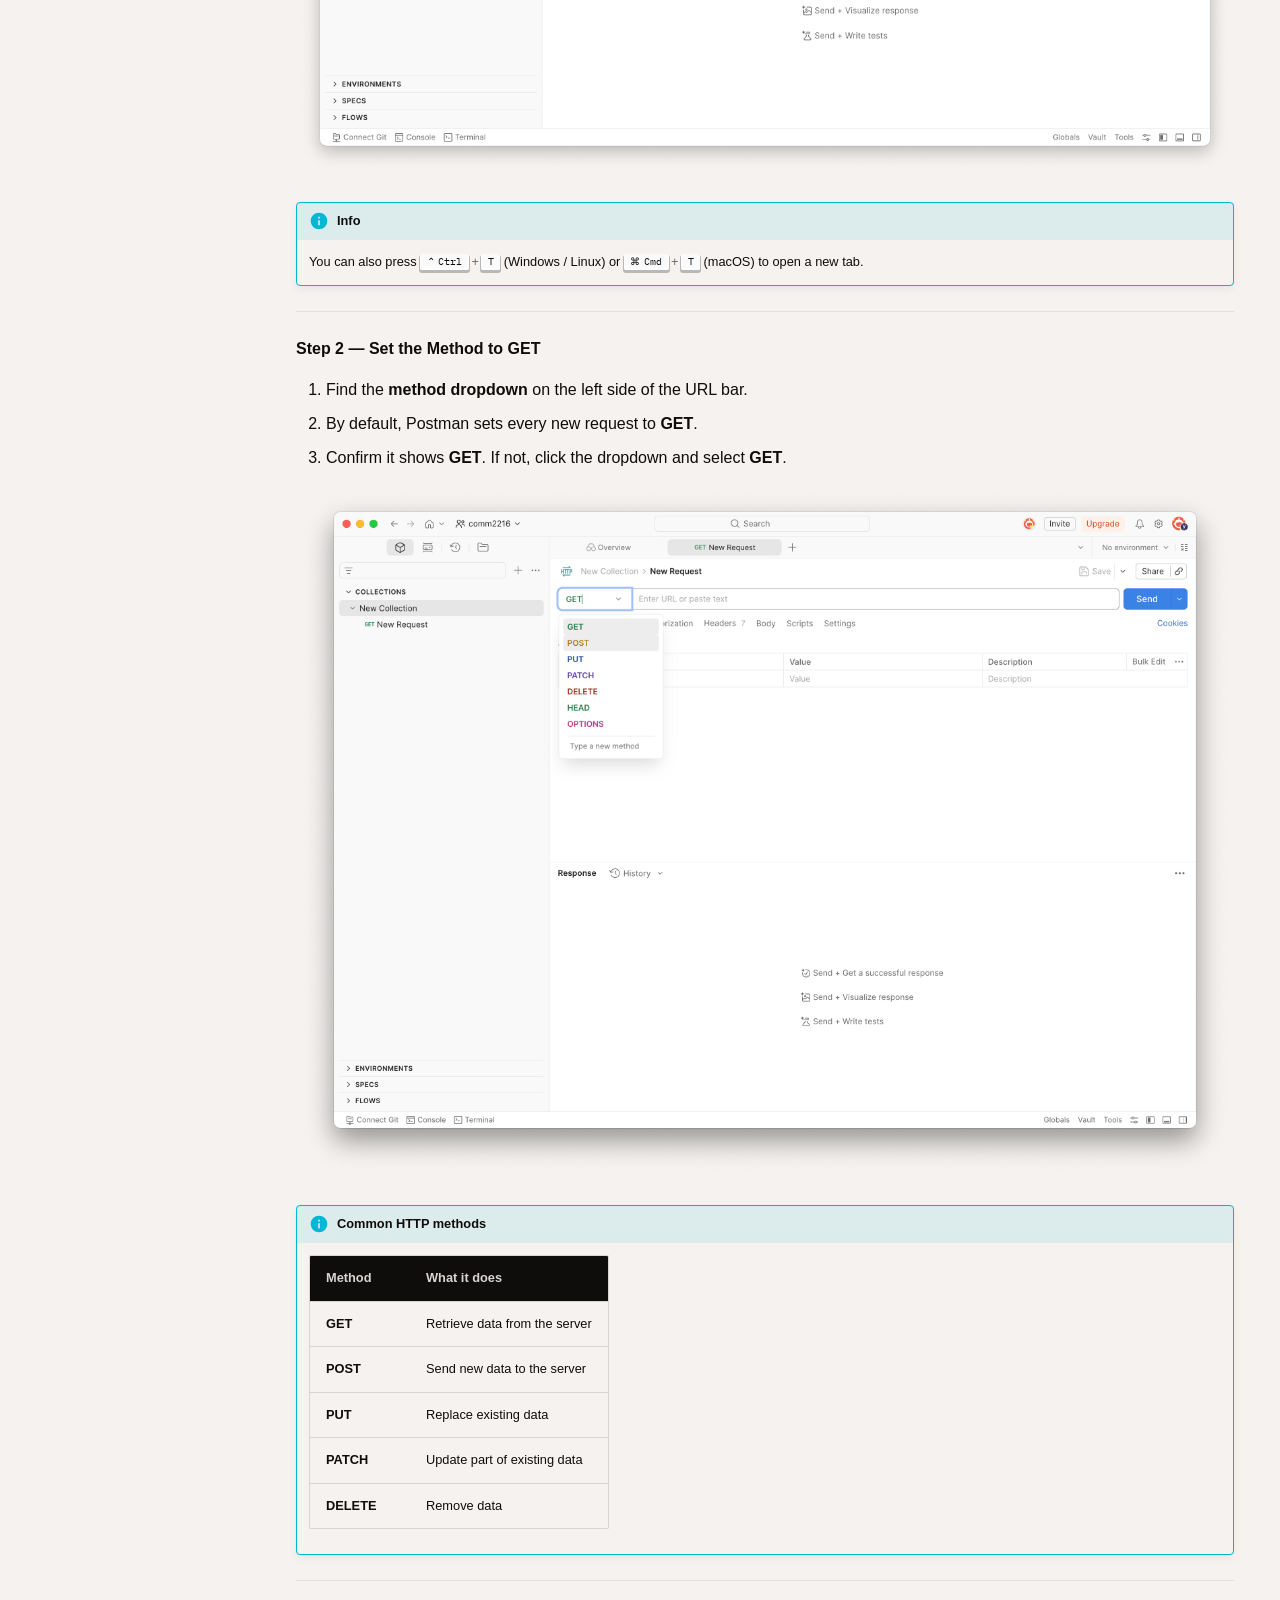
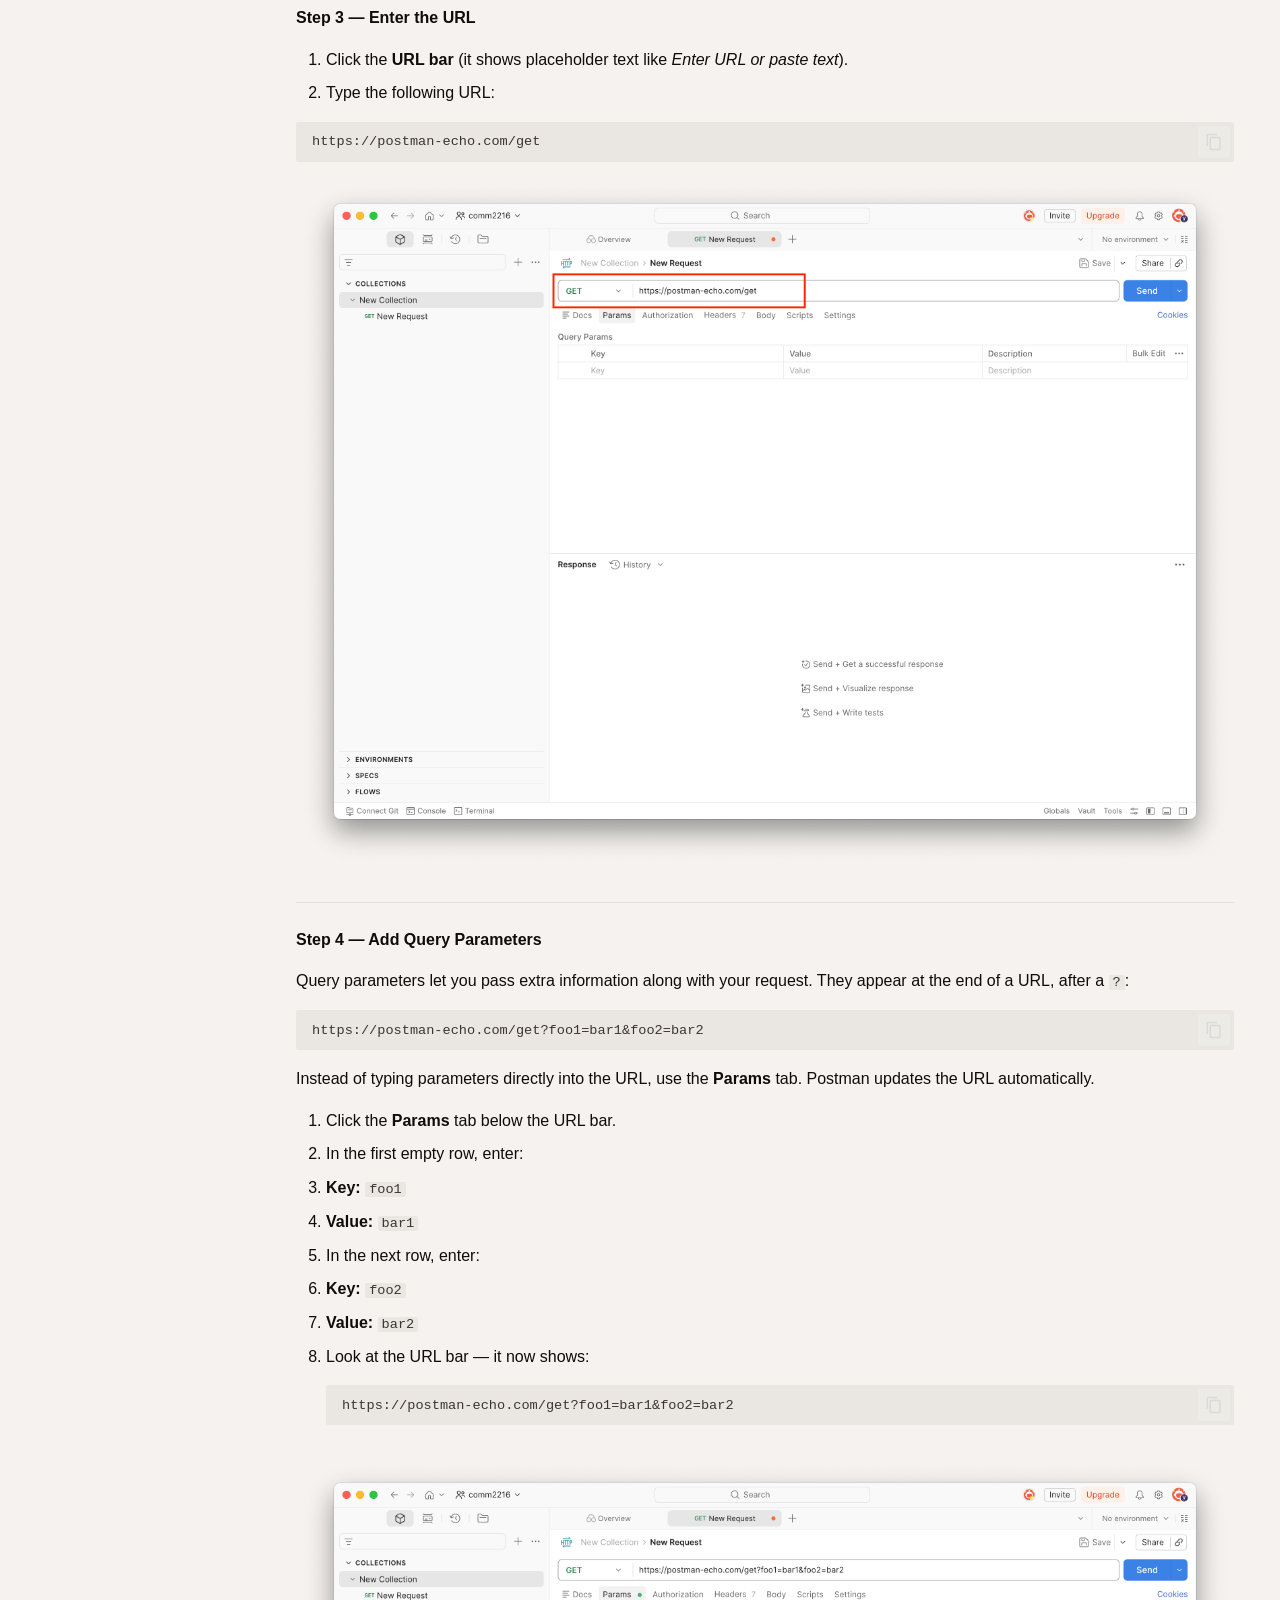
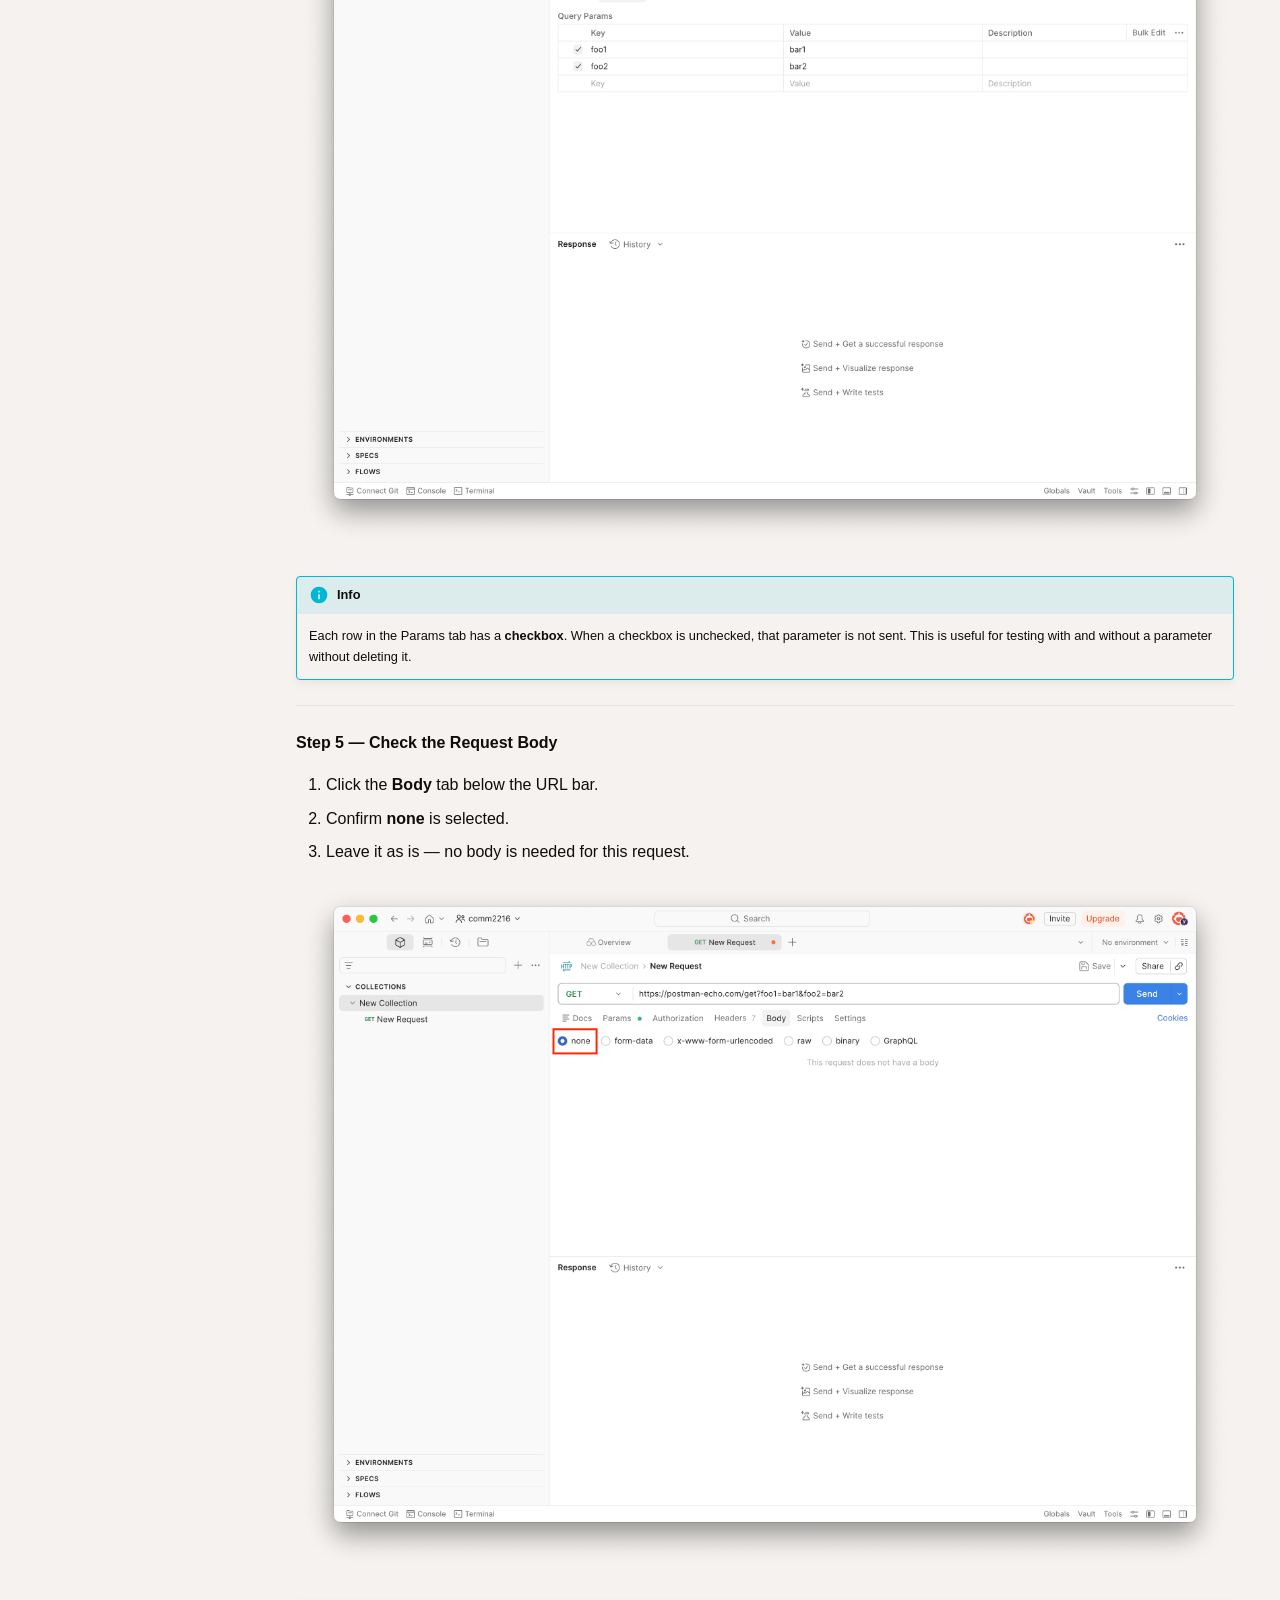
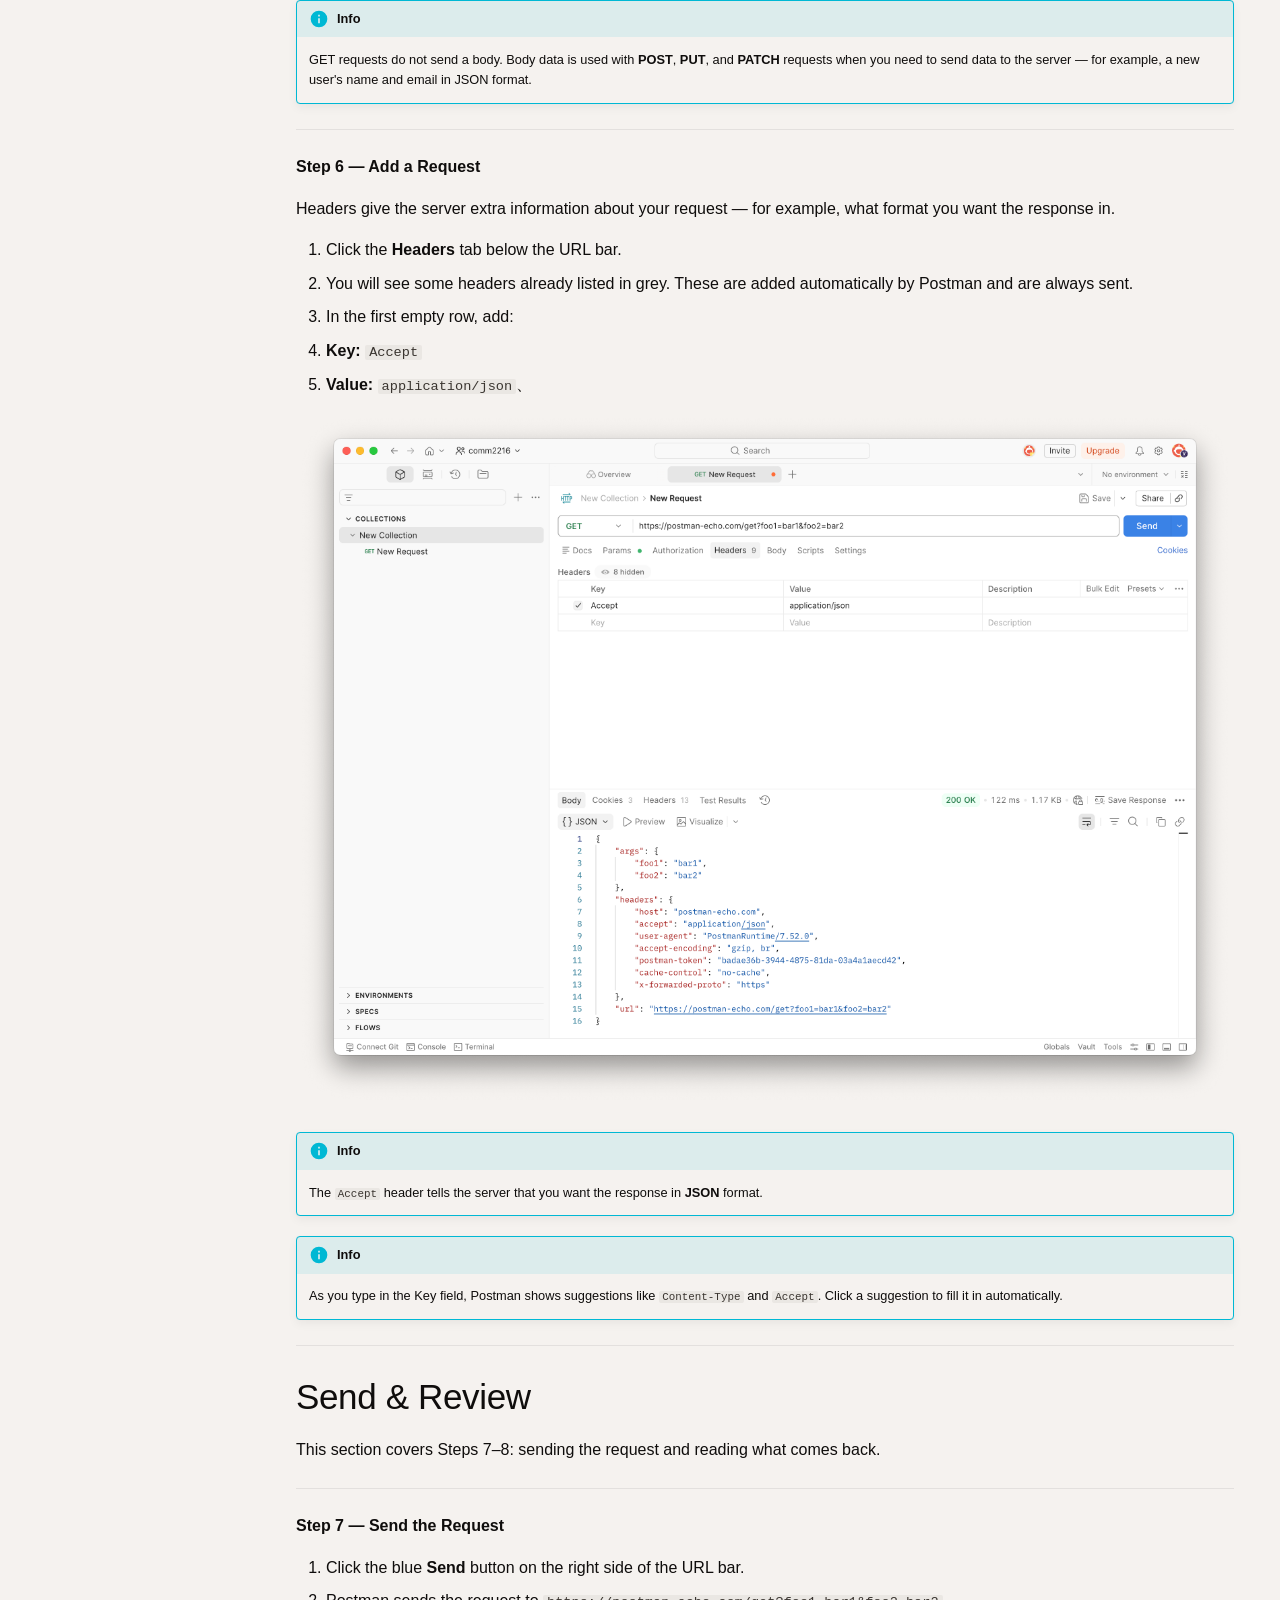
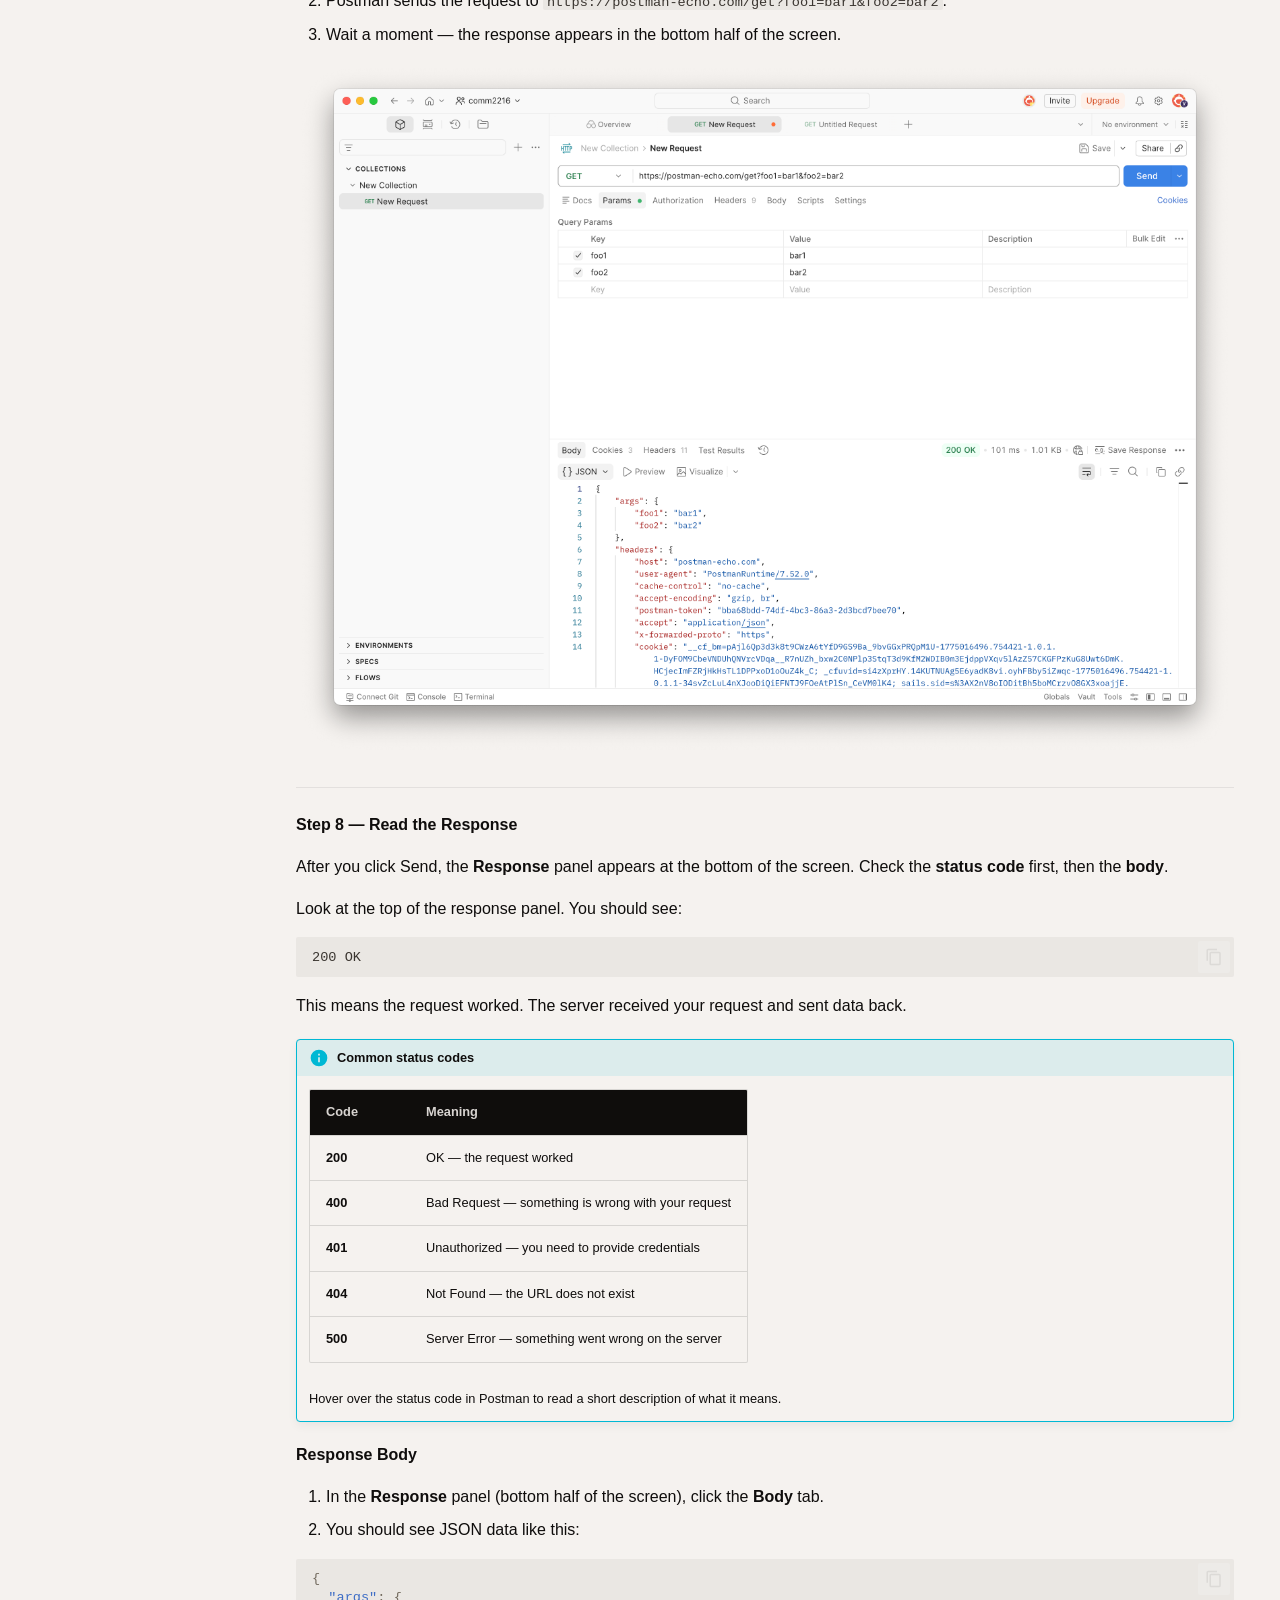
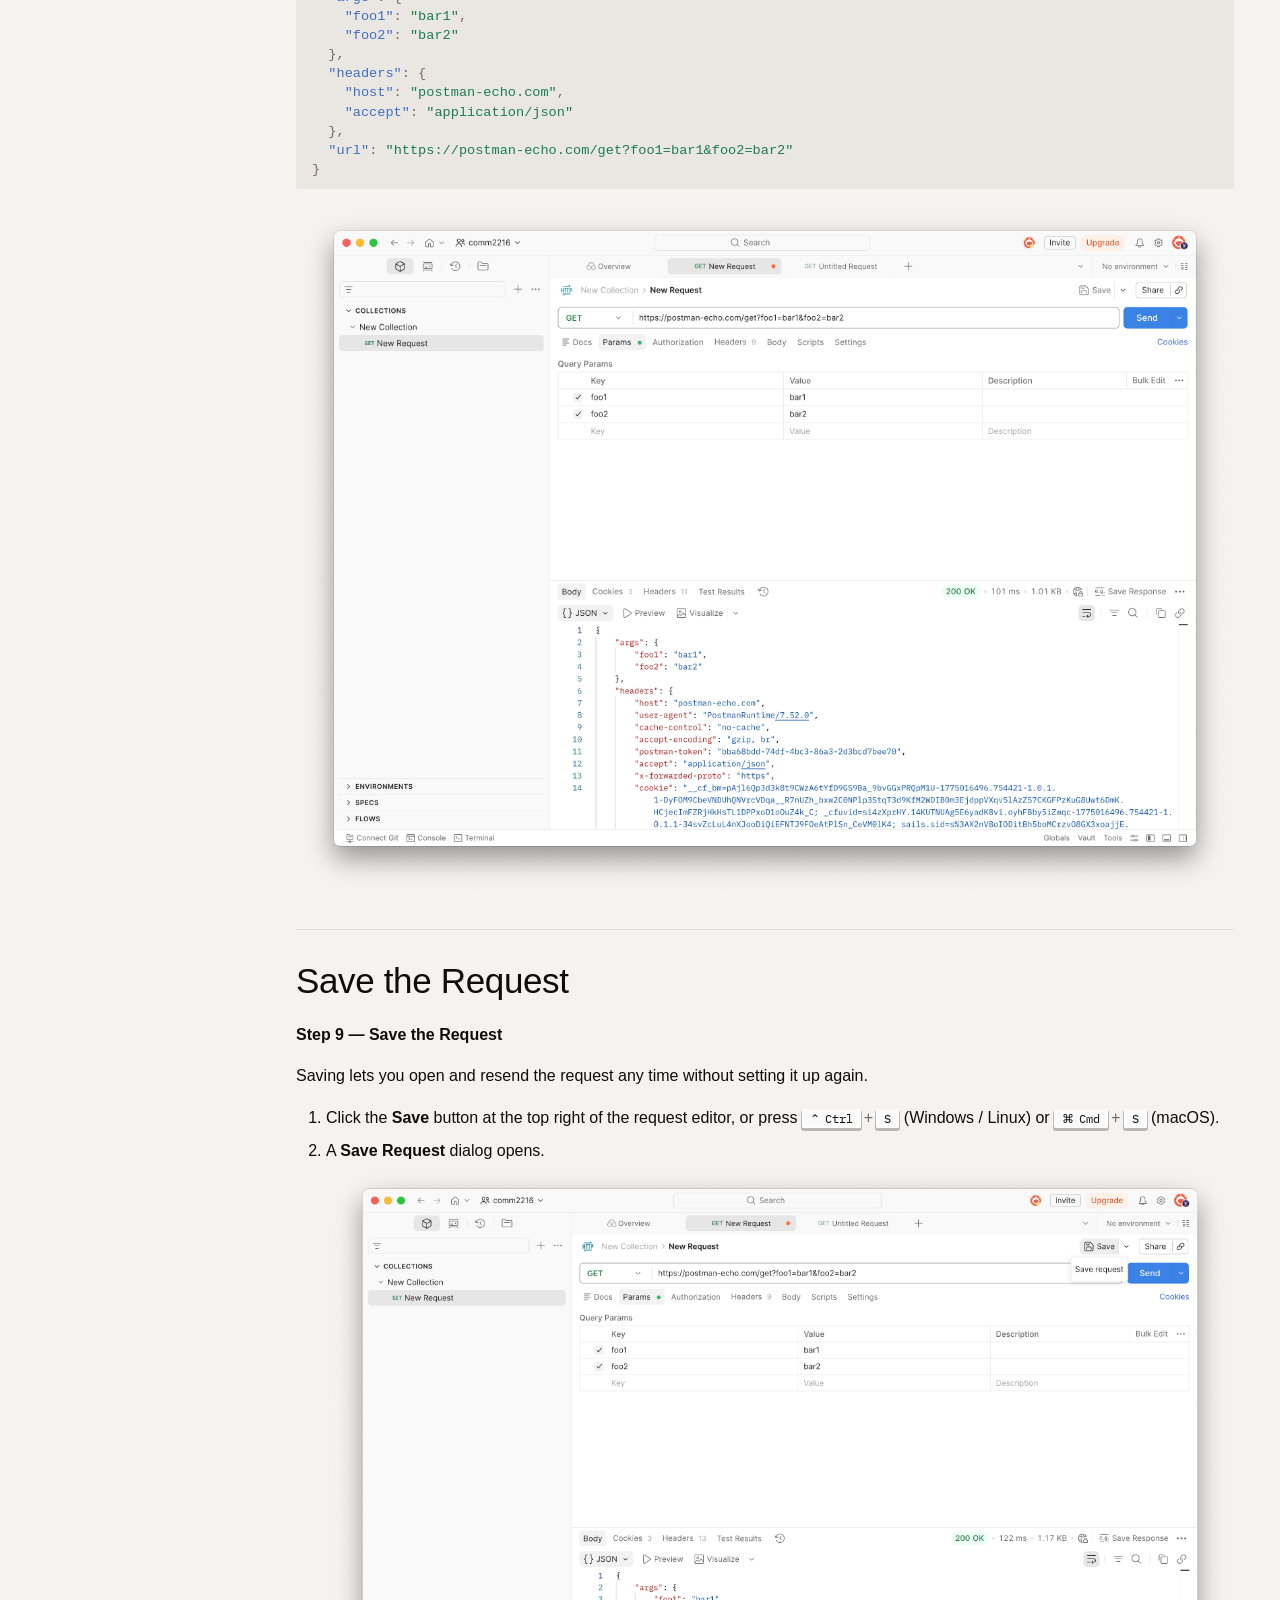
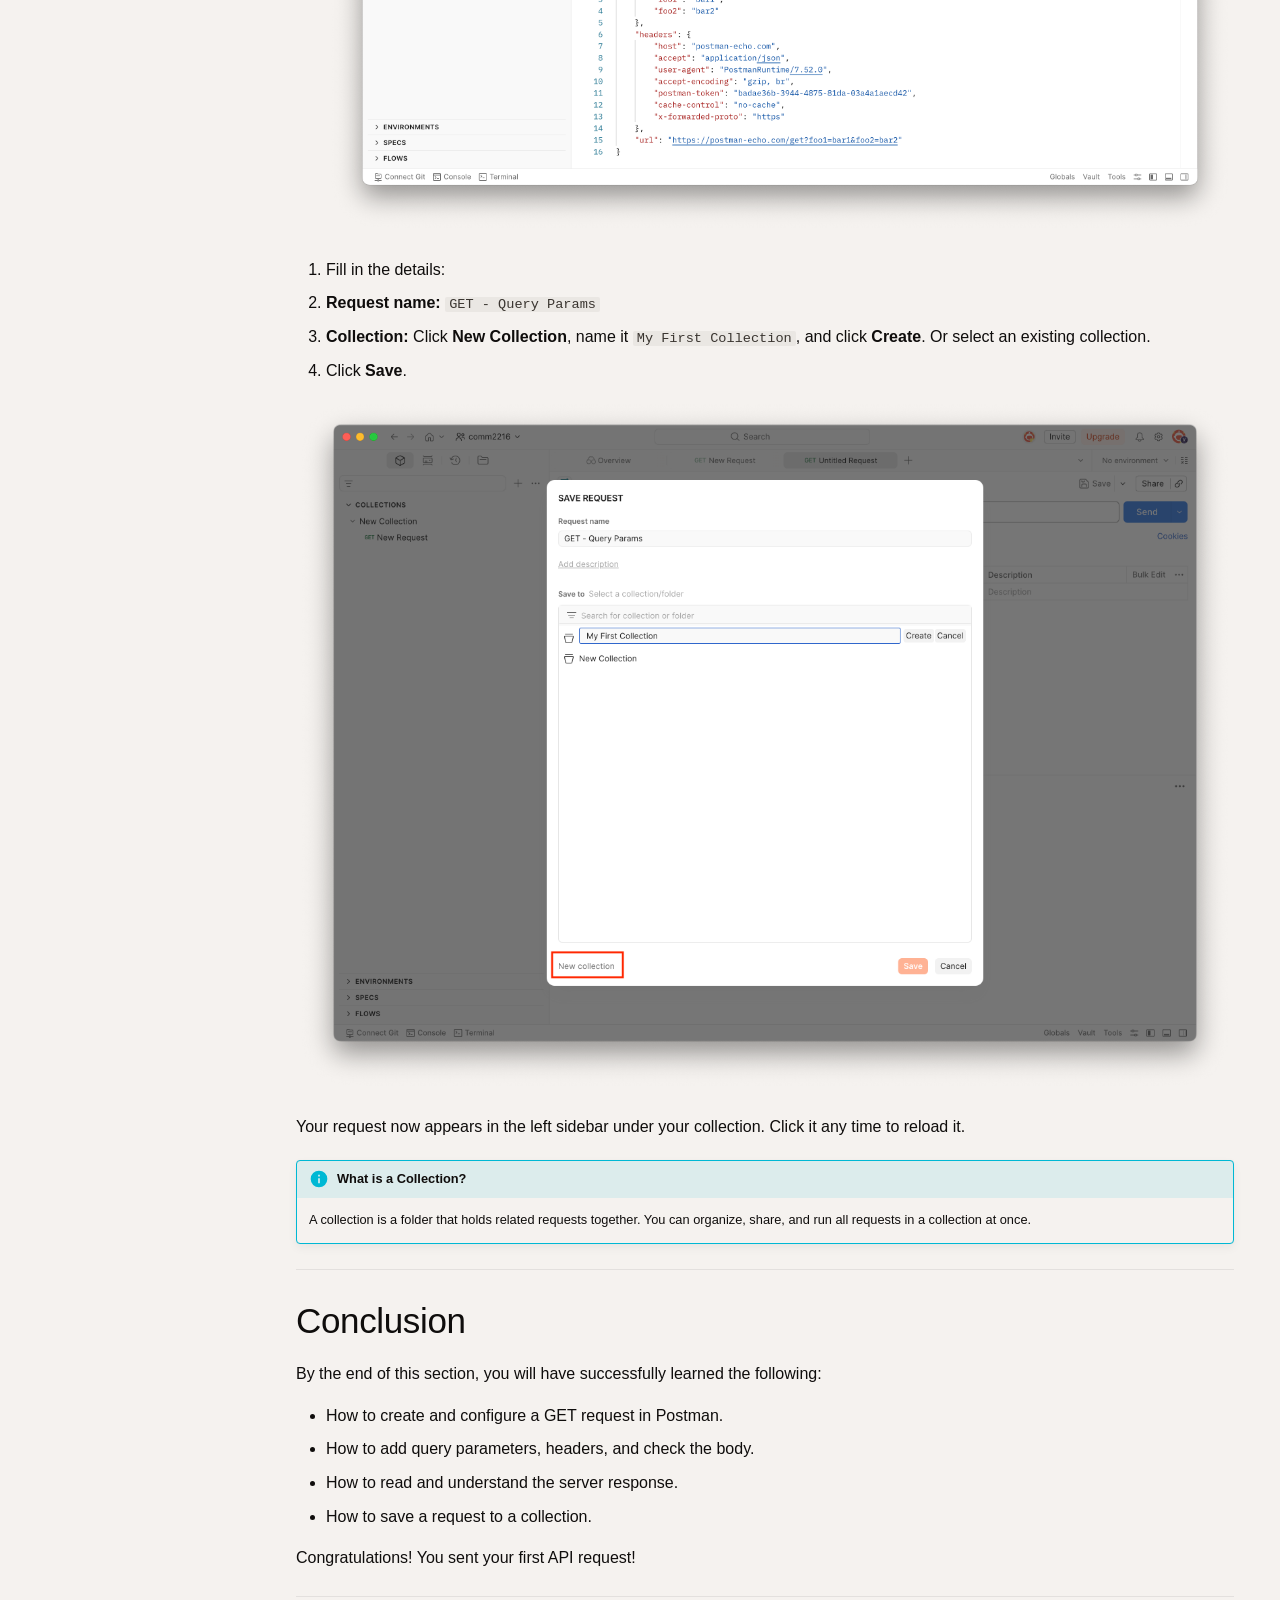
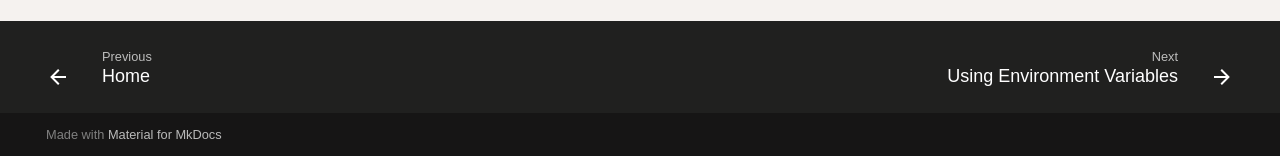
<file: Task1/index.html>
<!doctype html>
<html lang="en" class="no-js">
  <head>
    
      <meta charset="utf-8">
      <meta name="viewport" content="width=device-width,initial-scale=1">
      
      
      
        <link rel="canonical" href="https://github.com/voiid16/Postman-API-Documentation/Task1/">
      
      
        <link rel="prev" href="..">
      
      
        <link rel="next" href="../Task2/">
      
      
        
      
      
      <link rel="icon" href="../assets/images/favicon.png">
      <meta name="generator" content="mkdocs-1.6.1, mkdocs-material-9.7.6">
    
    
      
        <title>Sending a GET Request - Postman API Documentation</title>
      
    
    
      <link rel="stylesheet" href="../assets/stylesheets/main.484c7ddc.min.css">
      
        
        <link rel="stylesheet" href="../assets/stylesheets/palette.ab4e12ef.min.css">
      
      


    
    
      
    
    
      
        
        
        <link rel="preconnect" href="https://fonts.gstatic.com" crossorigin>
        <link rel="stylesheet" href="https://fonts.googleapis.com/css?family=IBM+Plex+Sans:300,300i,400,400i,700,700i%7CIBM+Plex+Mono:400,400i,700,700i&display=fallback">
        <style>:root{--md-text-font:"IBM Plex Sans";--md-code-font:"IBM Plex Mono"}</style>
      
    
    
      <link rel="stylesheet" href="../stylesheets/extra.css">
    
    <script>__md_scope=new URL("..",location),__md_hash=e=>[...e].reduce(((e,_)=>(e<<5)-e+_.charCodeAt(0)),0),__md_get=(e,_=localStorage,t=__md_scope)=>JSON.parse(_.getItem(t.pathname+"."+e)),__md_set=(e,_,t=localStorage,a=__md_scope)=>{try{t.setItem(a.pathname+"."+e,JSON.stringify(_))}catch(e){}}</script>
    
      

    
    
  </head>
  
  
    
    
      
    
    
    
    
    <body dir="ltr" data-md-color-scheme="default" data-md-color-primary="custom" data-md-color-accent="custom">
  
    
    <input class="md-toggle" data-md-toggle="drawer" type="checkbox" id="__drawer" autocomplete="off">
    <input class="md-toggle" data-md-toggle="search" type="checkbox" id="__search" autocomplete="off">
    <label class="md-overlay" for="__drawer"></label>
    <div data-md-component="skip">
      
        
        <a href="#sending-a-get-request" class="md-skip">
          Skip to content
        </a>
      
    </div>
    <div data-md-component="announce">
      
    </div>
    
    
      

  

<header class="md-header md-header--shadow" data-md-component="header">
  <nav class="md-header__inner md-grid" aria-label="Header">
    <a href=".." title="Postman API Documentation" class="md-header__button md-logo" aria-label="Postman API Documentation" data-md-component="logo">
      
  
  <svg xmlns="http://www.w3.org/2000/svg" viewBox="0 0 24 24"><path d="M12 8a3 3 0 0 0 3-3 3 3 0 0 0-3-3 3 3 0 0 0-3 3 3 3 0 0 0 3 3m0 3.54C9.64 9.35 6.5 8 3 8v11c3.5 0 6.64 1.35 9 3.54 2.36-2.19 5.5-3.54 9-3.54V8c-3.5 0-6.64 1.35-9 3.54"/></svg>

    </a>
    <label class="md-header__button md-icon" for="__drawer">
      
      <svg xmlns="http://www.w3.org/2000/svg" viewBox="0 0 24 24"><path d="M3 6h18v2H3zm0 5h18v2H3zm0 5h18v2H3z"/></svg>
    </label>
    <div class="md-header__title" data-md-component="header-title">
      <div class="md-header__ellipsis">
        <div class="md-header__topic">
          <span class="md-ellipsis">
            Postman API Documentation
          </span>
        </div>
        <div class="md-header__topic" data-md-component="header-topic">
          <span class="md-ellipsis">
            
              Sending a GET Request
            
          </span>
        </div>
      </div>
    </div>
    
      
        <form class="md-header__option" data-md-component="palette">
  
    
    
    
    <input class="md-option" data-md-color-media="" data-md-color-scheme="default" data-md-color-primary="custom" data-md-color-accent="custom"  aria-label="Switch to dark mode"  type="radio" name="__palette" id="__palette_0">
    
      <label class="md-header__button md-icon" title="Switch to dark mode" for="__palette_1" hidden>
        <svg xmlns="http://www.w3.org/2000/svg" viewBox="0 0 24 24"><path d="M12 7a5 5 0 0 1 5 5 5 5 0 0 1-5 5 5 5 0 0 1-5-5 5 5 0 0 1 5-5m0 2a3 3 0 0 0-3 3 3 3 0 0 0 3 3 3 3 0 0 0 3-3 3 3 0 0 0-3-3m0-7 2.39 3.42C13.65 5.15 12.84 5 12 5s-1.65.15-2.39.42zM3.34 7l4.16-.35A7.2 7.2 0 0 0 5.94 8.5c-.44.74-.69 1.5-.83 2.29zm.02 10 1.76-3.77a7.131 7.131 0 0 0 2.38 4.14zM20.65 7l-1.77 3.79a7.02 7.02 0 0 0-2.38-4.15zm-.01 10-4.14.36c.59-.51 1.12-1.14 1.54-1.86.42-.73.69-1.5.83-2.29zM12 22l-2.41-3.44c.74.27 1.55.44 2.41.44.82 0 1.63-.17 2.37-.44z"/></svg>
      </label>
    
  
    
    
    
    <input class="md-option" data-md-color-media="" data-md-color-scheme="slate" data-md-color-primary="custom" data-md-color-accent="custom"  aria-label="Switch to light mode"  type="radio" name="__palette" id="__palette_1">
    
      <label class="md-header__button md-icon" title="Switch to light mode" for="__palette_0" hidden>
        <svg xmlns="http://www.w3.org/2000/svg" viewBox="0 0 24 24"><path d="m17.75 4.09-2.53 1.94.91 3.06-2.63-1.81-2.63 1.81.91-3.06-2.53-1.94L12.44 4l1.06-3 1.06 3zm3.5 6.91-1.64 1.25.59 1.98-1.7-1.17-1.7 1.17.59-1.98L15.75 11l2.06-.05L18.5 9l.69 1.95zm-2.28 4.95c.83-.08 1.72 1.1 1.19 1.85-.32.45-.66.87-1.08 1.27C15.17 23 8.84 23 4.94 19.07c-3.91-3.9-3.91-10.24 0-14.14.4-.4.82-.76 1.27-1.08.75-.53 1.93.36 1.85 1.19-.27 2.86.69 5.83 2.89 8.02a9.96 9.96 0 0 0 8.02 2.89m-1.64 2.02a12.08 12.08 0 0 1-7.8-3.47c-2.17-2.19-3.33-5-3.49-7.82-2.81 3.14-2.7 7.96.31 10.98 3.02 3.01 7.84 3.12 10.98.31"/></svg>
      </label>
    
  
</form>
      
    
    
      <script>var palette=__md_get("__palette");if(palette&&palette.color){if("(prefers-color-scheme)"===palette.color.media){var media=matchMedia("(prefers-color-scheme: light)"),input=document.querySelector(media.matches?"[data-md-color-media='(prefers-color-scheme: light)']":"[data-md-color-media='(prefers-color-scheme: dark)']");palette.color.media=input.getAttribute("data-md-color-media"),palette.color.scheme=input.getAttribute("data-md-color-scheme"),palette.color.primary=input.getAttribute("data-md-color-primary"),palette.color.accent=input.getAttribute("data-md-color-accent")}for(var[key,value]of Object.entries(palette.color))document.body.setAttribute("data-md-color-"+key,value)}</script>
    
    
    
      
      
        <label class="md-header__button md-icon" for="__search">
          
          <svg xmlns="http://www.w3.org/2000/svg" viewBox="0 0 24 24"><path d="M9.5 3A6.5 6.5 0 0 1 16 9.5c0 1.61-.59 3.09-1.56 4.23l.27.27h.79l5 5-1.5 1.5-5-5v-.79l-.27-.27A6.52 6.52 0 0 1 9.5 16 6.5 6.5 0 0 1 3 9.5 6.5 6.5 0 0 1 9.5 3m0 2C7 5 5 7 5 9.5S7 14 9.5 14 14 12 14 9.5 12 5 9.5 5"/></svg>
        </label>
        <div class="md-search" data-md-component="search" role="dialog">
  <label class="md-search__overlay" for="__search"></label>
  <div class="md-search__inner" role="search">
    <form class="md-search__form" name="search">
      <input type="text" class="md-search__input" name="query" aria-label="Search" placeholder="Search" autocapitalize="off" autocorrect="off" autocomplete="off" spellcheck="false" data-md-component="search-query" required>
      <label class="md-search__icon md-icon" for="__search">
        
        <svg xmlns="http://www.w3.org/2000/svg" viewBox="0 0 24 24"><path d="M9.5 3A6.5 6.5 0 0 1 16 9.5c0 1.61-.59 3.09-1.56 4.23l.27.27h.79l5 5-1.5 1.5-5-5v-.79l-.27-.27A6.52 6.52 0 0 1 9.5 16 6.5 6.5 0 0 1 3 9.5 6.5 6.5 0 0 1 9.5 3m0 2C7 5 5 7 5 9.5S7 14 9.5 14 14 12 14 9.5 12 5 9.5 5"/></svg>
        
        <svg xmlns="http://www.w3.org/2000/svg" viewBox="0 0 24 24"><path d="M20 11v2H8l5.5 5.5-1.42 1.42L4.16 12l7.92-7.92L13.5 5.5 8 11z"/></svg>
      </label>
      <nav class="md-search__options" aria-label="Search">
        
        <button type="reset" class="md-search__icon md-icon" title="Clear" aria-label="Clear" tabindex="-1">
          
          <svg xmlns="http://www.w3.org/2000/svg" viewBox="0 0 24 24"><path d="M19 6.41 17.59 5 12 10.59 6.41 5 5 6.41 10.59 12 5 17.59 6.41 19 12 13.41 17.59 19 19 17.59 13.41 12z"/></svg>
        </button>
      </nav>
      
        <div class="md-search__suggest" data-md-component="search-suggest"></div>
      
    </form>
    <div class="md-search__output">
      <div class="md-search__scrollwrap" tabindex="0" data-md-scrollfix>
        <div class="md-search-result" data-md-component="search-result">
          <div class="md-search-result__meta">
            Initializing search
          </div>
          <ol class="md-search-result__list" role="presentation"></ol>
        </div>
      </div>
    </div>
  </div>
</div>
      
    
    
  </nav>
  
</header>
    
    <div class="md-container" data-md-component="container">
      
      
        
          
        
      
      <main class="md-main" data-md-component="main">
        <div class="md-main__inner md-grid">
          
            
              
              <div class="md-sidebar md-sidebar--primary" data-md-component="sidebar" data-md-type="navigation" >
                <div class="md-sidebar__scrollwrap">
                  <div class="md-sidebar__inner">
                    



  

<nav class="md-nav md-nav--primary md-nav--integrated" aria-label="Navigation" data-md-level="0">
  <label class="md-nav__title" for="__drawer">
    <a href=".." title="Postman API Documentation" class="md-nav__button md-logo" aria-label="Postman API Documentation" data-md-component="logo">
      
  
  <svg xmlns="http://www.w3.org/2000/svg" viewBox="0 0 24 24"><path d="M12 8a3 3 0 0 0 3-3 3 3 0 0 0-3-3 3 3 0 0 0-3 3 3 3 0 0 0 3 3m0 3.54C9.64 9.35 6.5 8 3 8v11c3.5 0 6.64 1.35 9 3.54 2.36-2.19 5.5-3.54 9-3.54V8c-3.5 0-6.64 1.35-9 3.54"/></svg>

    </a>
    Postman API Documentation
  </label>
  
  <ul class="md-nav__list" data-md-scrollfix>
    
      
      
  
  
  
  
    <li class="md-nav__item">
      <a href=".." class="md-nav__link">
        
  
  
  <span class="md-ellipsis">
    
  
    Home
  

    
  </span>
  
  

      </a>
    </li>
  

    
      
      
  
  
    
  
  
  
    <li class="md-nav__item md-nav__item--active">
      
      <input class="md-nav__toggle md-toggle" type="checkbox" id="__toc">
      
      
        
      
      
        <label class="md-nav__link md-nav__link--active" for="__toc">
          
  
  
  <span class="md-ellipsis">
    
  
    Sending a GET Request
  

    
  </span>
  
  

          <span class="md-nav__icon md-icon"></span>
        </label>
      
      <a href="./" class="md-nav__link md-nav__link--active">
        
  
  
  <span class="md-ellipsis">
    
  
    Sending a GET Request
  

    
  </span>
  
  

      </a>
      
        

<nav class="md-nav md-nav--secondary" aria-label="Table of contents">
  
  
  
    
  
  
    <label class="md-nav__title" for="__toc">
      <span class="md-nav__icon md-icon"></span>
      Table of contents
    </label>
    <ul class="md-nav__list" data-md-component="toc" data-md-scrollfix>
      
        <li class="md-nav__item">
  <a href="#overview" class="md-nav__link">
    <span class="md-ellipsis">
      
        Overview
      
    </span>
  </a>
  
</li>
      
        <li class="md-nav__item">
  <a href="#build-the-request" class="md-nav__link">
    <span class="md-ellipsis">
      
        Build the Request
      
    </span>
  </a>
  
</li>
      
        <li class="md-nav__item">
  <a href="#send-review" class="md-nav__link">
    <span class="md-ellipsis">
      
        Send &amp; Review
      
    </span>
  </a>
  
</li>
      
        <li class="md-nav__item">
  <a href="#save-the-request" class="md-nav__link">
    <span class="md-ellipsis">
      
        Save the Request
      
    </span>
  </a>
  
</li>
      
        <li class="md-nav__item">
  <a href="#conclusion" class="md-nav__link">
    <span class="md-ellipsis">
      
        Conclusion
      
    </span>
  </a>
  
</li>
      
    </ul>
  
</nav>
      
    </li>
  

    
      
      
  
  
  
  
    <li class="md-nav__item">
      <a href="../Task2/" class="md-nav__link">
        
  
  
  <span class="md-ellipsis">
    
  
    Using Environment Variables
  

    
  </span>
  
  

      </a>
    </li>
  

    
      
      
  
  
  
  
    <li class="md-nav__item">
      <a href="../Task3/" class="md-nav__link">
        
  
  
  <span class="md-ellipsis">
    
  
    Task 3
  

    
  </span>
  
  

      </a>
    </li>
  

    
      
      
  
  
  
  
    <li class="md-nav__item">
      <a href="../Task4/" class="md-nav__link">
        
  
  
  <span class="md-ellipsis">
    
  
    Managing Collections in Postman
  

    
  </span>
  
  

      </a>
    </li>
  

    
      
      
  
  
  
  
    <li class="md-nav__item">
      <a href="../TroubleShooting/" class="md-nav__link">
        
  
  
  <span class="md-ellipsis">
    
  
    Troubleshooting
  

    
  </span>
  
  

      </a>
    </li>
  

    
      
      
  
  
  
  
    <li class="md-nav__item">
      <a href="../glossary/" class="md-nav__link">
        
  
  
  <span class="md-ellipsis">
    
  
    Glossary
  

    
  </span>
  
  

      </a>
    </li>
  

    
  </ul>
</nav>
                  </div>
                </div>
              </div>
            
            
          
          
            <div class="md-content" data-md-component="content">
              
              <article class="md-content__inner md-typeset">
                
                  



<h1 id="sending-a-get-request">Sending a GET Request</h1>
<h2 id="overview">Overview</h2>
<p>In this section, you will send a GET request to the <a href="https://postman-echo.com/"><strong>Postman Echo</strong></a> API.</p>
<p>This section is organized into three parts:</p>
<ul>
<li><strong>Build the Request</strong> — Create a new request, set the method, enter the URL, and configure the query parameters, body, and headers (Steps 1–6).</li>
<li><strong>Send &amp; Review</strong> — Send the request and read the response (Steps 7–8).</li>
<li><strong>Save the Request</strong> — Save the request to a collection for future use (Step 9).</li>
</ul>
<p>By the end of this section, you will know how to send a real HTTP request and understand what the response tells you.</p>
<div class="admonition info">
<p class="admonition-title">What is a GET request?</p>
<p>A GET request asks a server to <strong>send you data</strong>. It is the most common type of HTTP request — like asking a website to show you a page.</p>
</div>
<div class="admonition info">
<p class="admonition-title">What is Postman Echo?</p>
<p>Postman Echo is a simple API provided by Postman for testing HTTP requests.</p>
</div>
<hr />
<h2 id="build-the-request">Build the Request</h2>
<p>This section covers Steps 1–6: creating the request, choosing the method, entering the URL, and configuring the params, body, and headers.</p>
<hr />
<p><strong>Step 1 — Create a New Request</strong></p>
<ol>
<li>Open the <strong>Postman desktop app</strong>.</li>
<li>Click the <strong>+</strong> button at the top of the screen to open a new tab.</li>
<li>A blank request editor opens.</li>
</ol>
<!-- *Click the + button at the top of the Postman workspace to open a new request tab.* -->
<p><img alt="Click the + button to open a new tab" src="../assets/task1_send_request/step1_newtab.png" /></p>
<div class="admonition info">
<p class="admonition-title">Info</p>
<p>You can also press <span class="keys"><kbd class="key-control">Ctrl</kbd><span>+</span><kbd class="key-t">T</kbd></span> (Windows / Linux) or <span class="keys"><kbd class="key-command">Cmd</kbd><span>+</span><kbd class="key-t">T</kbd></span> (macOS) to open a new tab.</p>
</div>
<hr />
<p><strong>Step 2 — Set the Method to GET</strong></p>
<ol>
<li>Find the <strong>method dropdown</strong> on the left side of the URL bar.</li>
<li>By default, Postman sets every new request to <strong>GET</strong>.</li>
<li>Confirm it shows <strong>GET</strong>. If not, click the dropdown and select <strong>GET</strong>.</li>
</ol>
<!-- *The method dropdown is on the left side of the URL bar. Confirm it shows GET.* -->
<p><img alt="Method dropdown showing GET selected" src="../assets/task1_send_request/step2_get.png" /></p>
<div class="admonition info">
<p class="admonition-title">Common HTTP methods</p>
<table>
<thead>
<tr>
<th>Method</th>
<th>What it does</th>
</tr>
</thead>
<tbody>
<tr>
<td><strong>GET</strong></td>
<td>Retrieve data from the server</td>
</tr>
<tr>
<td><strong>POST</strong></td>
<td>Send new data to the server</td>
</tr>
<tr>
<td><strong>PUT</strong></td>
<td>Replace existing data</td>
</tr>
<tr>
<td><strong>PATCH</strong></td>
<td>Update part of existing data</td>
</tr>
<tr>
<td><strong>DELETE</strong></td>
<td>Remove data</td>
</tr>
</tbody>
</table>
</div>
<hr />
<p><strong>Step 3 — Enter the URL</strong></p>
<ol>
<li>Click the <strong>URL bar</strong> (it shows placeholder text like <em>Enter URL or paste text</em>).</li>
<li>Type the following URL:</li>
</ol>
<div class="language-text highlight"><pre><span></span><code><span id="__span-0-1"><a id="__codelineno-0-1" name="__codelineno-0-1" href="#__codelineno-0-1"></a>https://postman-echo.com/get
</span></code></pre></div>
<!-- *Type the base URL into the address bar. Do not add query parameters yet.* -->
<p><img alt="URL bar with address typed in" src="../assets/task1_send_request/step3_url.png" /></p>
<!-- !!! warning
    Do **not** add `?foo1=bar1&foo2=bar2` to the URL yet. You will add query parameters in Step 4 using the Params tab instead. This keeps your request easier to manage. -->

<hr />
<p><strong>Step 4 — Add Query Parameters</strong></p>
<p>Query parameters let you pass extra information along with your request. They appear at the end of a URL, after a <code>?</code>:</p>
<div class="language-text highlight"><pre><span></span><code><span id="__span-1-1"><a id="__codelineno-1-1" name="__codelineno-1-1" href="#__codelineno-1-1"></a>https://postman-echo.com/get?foo1=bar1&amp;foo2=bar2
</span></code></pre></div>
<p>Instead of typing parameters directly into the URL, use the <strong>Params</strong> tab. Postman updates the URL automatically.</p>
<ol>
<li>Click the <strong>Params</strong> tab below the URL bar.</li>
<li>In the first empty row, enter:</li>
<li><strong>Key:</strong> <code>foo1</code></li>
<li><strong>Value:</strong> <code>bar1</code></li>
<li>In the next row, enter:</li>
<li><strong>Key:</strong> <code>foo2</code></li>
<li><strong>Value:</strong> <code>bar2</code></li>
<li>Look at the URL bar — it now shows:
   <div class="language-text highlight"><pre><span></span><code><span id="__span-2-1"><a id="__codelineno-2-1" name="__codelineno-2-1" href="#__codelineno-2-1"></a>https://postman-echo.com/get?foo1=bar1&amp;foo2=bar2
</span></code></pre></div></li>
</ol>
<!-- *Add key-value pairs in the Params tab. Postman builds the URL for you.* -->
<p><img alt="Params tab with two rows filled in" src="../assets/task1_send_request/step4_params.png" /></p>
<div class="admonition info">
<p class="admonition-title">Info</p>
<p>Each row in the Params tab has a <strong>checkbox</strong>. When a checkbox is unchecked, that parameter is not sent. This is useful for testing with and without a parameter without deleting it.</p>
</div>
<hr />
<p><strong>Step 5 — Check the Request Body</strong></p>
<ol>
<li>Click the <strong>Body</strong> tab below the URL bar.</li>
<li>Confirm <strong>none</strong> is selected.</li>
<li>Leave it as is — no body is needed for this request.</li>
</ol>
<!-- *For GET requests, the body should always be set to none.* -->
<p><img alt="Body tab set to none" src="../assets/task1_send_request/step5_bodynone.png" /></p>
<div class="admonition info">
<p class="admonition-title">Info</p>
<p>GET requests do not send a body. Body data is used with <strong>POST</strong>, <strong>PUT</strong>, and <strong>PATCH</strong> requests when you need to send data to the server — for example, a new user's name and email in JSON format.</p>
</div>
<hr />
<p><strong>Step 6 — Add a Request</strong></p>
<p>Headers give the server extra information about your request — for example, what format you want the response in.</p>
<ol>
<li>Click the <strong>Headers</strong> tab below the URL bar.</li>
<li>You will see some headers already listed in grey. These are added automatically by Postman and are always sent.</li>
<li>In the first empty row, add:</li>
<li><strong>Key:</strong> <code>Accept</code></li>
<li><strong>Value:</strong> <code>application/json</code>、</li>
</ol>
<!-- *Add the Accept header in the Headers tab. Postman auto-fills suggestions as you type.* -->
<p><img alt="Headers tab with Accept header added" src="../assets/task1_send_request/step6_header.png" /></p>
<div class="admonition info">
<p class="admonition-title">Info</p>
<p>The <code>Accept</code> header tells the server that you want the response in <strong>JSON</strong> format.</p>
</div>
<div class="admonition info">
<p class="admonition-title">Info</p>
<p>As you type in the Key field, Postman shows suggestions like <code>Content-Type</code> and <code>Accept</code>. Click a suggestion to fill it in automatically.</p>
</div>
<hr />
<h2 id="send-review">Send &amp; Review</h2>
<p>This section covers Steps 7–8: sending the request and reading what comes back.</p>
<hr />
<p><strong>Step 7 — Send the Request</strong></p>
<ol>
<li>Click the blue <strong>Send</strong> button on the right side of the URL bar.</li>
<li>Postman sends the request to <code>https://postman-echo.com/get?foo1=bar1&amp;foo2=bar2</code>.</li>
<li>Wait a moment — the response appears in the bottom half of the screen.</li>
</ol>
<!-- *Click the blue Send button. Postman sends your request to the server.* -->
<p><img alt="The blue Send button on the right of the URL bar" src="../assets/task1_send_request/step8_200OK.png" /></p>
<hr />
<p><strong>Step 8 — Read the Response</strong></p>
<p>After you click Send, the <strong>Response</strong> panel appears at the bottom of the screen. Check the <strong>status code</strong> first, then the <strong>body</strong>.</p>
<!-- **Status Code** -->
<p>Look at the top of the response panel. You should see:</p>
<div class="language-text highlight"><pre><span></span><code><span id="__span-3-1"><a id="__codelineno-3-1" name="__codelineno-3-1" href="#__codelineno-3-1"></a>200 OK
</span></code></pre></div>
<p>This means the request worked. The server received your request and sent data back.</p>
<!-- ![Response panel showing 200 OK](assets/task1_send_request/step8_200OK.png) -->
<!-- *The status code appears at the top of the response panel. 200 OK means success.* -->

<!-- !!! success
    If you see `200 OK`, your request worked correctly. Move on to read the response body below. -->

<div class="admonition info">
<p class="admonition-title">Common status codes</p>
<table>
<thead>
<tr>
<th>Code</th>
<th>Meaning</th>
</tr>
</thead>
<tbody>
<tr>
<td><strong>200</strong></td>
<td>OK — the request worked</td>
</tr>
<tr>
<td><strong>400</strong></td>
<td>Bad Request — something is wrong with your request</td>
</tr>
<tr>
<td><strong>401</strong></td>
<td>Unauthorized — you need to provide credentials</td>
</tr>
<tr>
<td><strong>404</strong></td>
<td>Not Found — the URL does not exist</td>
</tr>
<tr>
<td><strong>500</strong></td>
<td>Server Error — something went wrong on the server</td>
</tr>
</tbody>
</table>
<p>Hover over the status code in Postman to read a short description of what it means.</p>
</div>
<p><strong>Response Body</strong></p>
<ol>
<li>In the <strong>Response</strong> panel (bottom half of the screen), click the <strong>Body</strong> tab.</li>
<li>You should see JSON data like this:</li>
</ol>
<div class="language-json highlight"><pre><span></span><code><span id="__span-4-1"><a id="__codelineno-4-1" name="__codelineno-4-1" href="#__codelineno-4-1"></a><span class="p">{</span>
</span><span id="__span-4-2"><a id="__codelineno-4-2" name="__codelineno-4-2" href="#__codelineno-4-2"></a><span class="w">  </span><span class="nt">&quot;args&quot;</span><span class="p">:</span><span class="w"> </span><span class="p">{</span>
</span><span id="__span-4-3"><a id="__codelineno-4-3" name="__codelineno-4-3" href="#__codelineno-4-3"></a><span class="w">    </span><span class="nt">&quot;foo1&quot;</span><span class="p">:</span><span class="w"> </span><span class="s2">&quot;bar1&quot;</span><span class="p">,</span>
</span><span id="__span-4-4"><a id="__codelineno-4-4" name="__codelineno-4-4" href="#__codelineno-4-4"></a><span class="w">    </span><span class="nt">&quot;foo2&quot;</span><span class="p">:</span><span class="w"> </span><span class="s2">&quot;bar2&quot;</span>
</span><span id="__span-4-5"><a id="__codelineno-4-5" name="__codelineno-4-5" href="#__codelineno-4-5"></a><span class="w">  </span><span class="p">},</span>
</span><span id="__span-4-6"><a id="__codelineno-4-6" name="__codelineno-4-6" href="#__codelineno-4-6"></a><span class="w">  </span><span class="nt">&quot;headers&quot;</span><span class="p">:</span><span class="w"> </span><span class="p">{</span>
</span><span id="__span-4-7"><a id="__codelineno-4-7" name="__codelineno-4-7" href="#__codelineno-4-7"></a><span class="w">    </span><span class="nt">&quot;host&quot;</span><span class="p">:</span><span class="w"> </span><span class="s2">&quot;postman-echo.com&quot;</span><span class="p">,</span>
</span><span id="__span-4-8"><a id="__codelineno-4-8" name="__codelineno-4-8" href="#__codelineno-4-8"></a><span class="w">    </span><span class="nt">&quot;accept&quot;</span><span class="p">:</span><span class="w"> </span><span class="s2">&quot;application/json&quot;</span>
</span><span id="__span-4-9"><a id="__codelineno-4-9" name="__codelineno-4-9" href="#__codelineno-4-9"></a><span class="w">  </span><span class="p">},</span>
</span><span id="__span-4-10"><a id="__codelineno-4-10" name="__codelineno-4-10" href="#__codelineno-4-10"></a><span class="w">  </span><span class="nt">&quot;url&quot;</span><span class="p">:</span><span class="w"> </span><span class="s2">&quot;https://postman-echo.com/get?foo1=bar1&amp;foo2=bar2&quot;</span>
</span><span id="__span-4-11"><a id="__codelineno-4-11" name="__codelineno-4-11" href="#__codelineno-4-11"></a><span class="p">}</span>
</span></code></pre></div>
<p><img alt="Response body tab showing JSON data" src="../assets/task1_send_request/step8_200OK.png" /></p>
<!-- *Click the Body tab in the response panel to see the data the server sent back.* -->

<!-- !!! success "What does this mean?"
    | Field | What it shows |
    |-------|--------------|
    | `args` | The query parameters you sent: `foo1` and `foo2` |
    | `headers` | The headers your request included, including `Accept` |
    | `url` | The full URL of your request |

If you see `"foo1": "bar1"` and `"foo2": "bar2"` inside `args`, everything worked correctly. -->

<!-- **Other Response Tabs**

| Tab              | What it shows                               |
| ---------------- | ------------------------------------------- |
| **Body**         | The data the server sent back               |
| **Cookies**      | Any cookies returned by the server          |
| **Headers**      | Response headers sent by the server         |
| **Test Results** | Pass/fail results if you added test scripts | -->

<hr />
<h2 id="save-the-request">Save the Request</h2>
<p><strong>Step 9 — Save the Request</strong></p>
<p>Saving lets you open and resend the request any time without setting it up again.</p>
<ol>
<li>Click the <strong>Save</strong> button at the top right of the request editor, or press <span class="keys"><kbd class="key-control">Ctrl</kbd><span>+</span><kbd class="key-s">S</kbd></span> (Windows / Linux) or <span class="keys"><kbd class="key-command">Cmd</kbd><span>+</span><kbd class="key-s">S</kbd></span> (macOS).</li>
<li>A <strong>Save Request</strong> dialog opens.
<img alt="Save button at the top right of the request tab" src="../assets/task1_send_request/step9_save.png" /></li>
</ol>
<!-- *Click Save or press Ctrl+S / Cmd+S to open the Save Request dialog.* -->

<ol>
<li>Fill in the details:</li>
<li><strong>Request name:</strong> <code>GET - Query Params</code></li>
<li><strong>Collection:</strong> Click <strong>New Collection</strong>, name it <code>My First Collection</code>, and click <strong>Create</strong>. Or select an existing collection.</li>
<li>Click <strong>Save</strong>.</li>
</ol>
<p><img alt="Save Request dialog with name and collection fields" src="../assets/task1_send_request/step9_newcollection.png" /></p>
<!-- *Enter a name for the request and choose a collection to save it in.* -->

<p>Your request now appears in the left sidebar under your collection. Click it any time to reload it.</p>
<div class="admonition info">
<p class="admonition-title">What is a Collection?</p>
<p>A collection is a folder that holds related requests together.
You can organize, share, and run all requests in a collection at once.</p>
</div>
<hr />
<h2 id="conclusion">Conclusion</h2>
<p>By the end of this section, you will have successfully learned the following:</p>
<ul>
<li>How to create and configure a GET request in Postman.</li>
<li>How to add query parameters, headers, and check the body.</li>
<li>How to read and understand the server response.</li>
<li>How to save a request to a collection.</li>
</ul>
<p>Congratulations! You sent your first API request!</p>
<hr />












                
              </article>
            </div>
          
          
<script>var target=document.getElementById(location.hash.slice(1));target&&target.name&&(target.checked=target.name.startsWith("__tabbed_"))</script>
        </div>
        
          <button type="button" class="md-top md-icon" data-md-component="top" hidden>
  
  <svg xmlns="http://www.w3.org/2000/svg" viewBox="0 0 24 24"><path d="M13 20h-2V8l-5.5 5.5-1.42-1.42L12 4.16l7.92 7.92-1.42 1.42L13 8z"/></svg>
  Back to top
</button>
        
      </main>
      
        <footer class="md-footer">
  
    
      
      <nav class="md-footer__inner md-grid" aria-label="Footer" >
        
          
          <a href=".." class="md-footer__link md-footer__link--prev" aria-label="Previous: Home">
            <div class="md-footer__button md-icon">
              
              <svg xmlns="http://www.w3.org/2000/svg" viewBox="0 0 24 24"><path d="M20 11v2H8l5.5 5.5-1.42 1.42L4.16 12l7.92-7.92L13.5 5.5 8 11z"/></svg>
            </div>
            <div class="md-footer__title">
              <span class="md-footer__direction">
                Previous
              </span>
              <div class="md-ellipsis">
                Home
              </div>
            </div>
          </a>
        
        
          
          <a href="../Task2/" class="md-footer__link md-footer__link--next" aria-label="Next: Using Environment Variables">
            <div class="md-footer__title">
              <span class="md-footer__direction">
                Next
              </span>
              <div class="md-ellipsis">
                Using Environment Variables
              </div>
            </div>
            <div class="md-footer__button md-icon">
              
              <svg xmlns="http://www.w3.org/2000/svg" viewBox="0 0 24 24"><path d="M4 11v2h12l-5.5 5.5 1.42 1.42L19.84 12l-7.92-7.92L10.5 5.5 16 11z"/></svg>
            </div>
          </a>
        
      </nav>
    
  
  <div class="md-footer-meta md-typeset">
    <div class="md-footer-meta__inner md-grid">
      <div class="md-copyright">
  
  
    Made with
    <a href="https://squidfunk.github.io/mkdocs-material/" target="_blank" rel="noopener">
      Material for MkDocs
    </a>
  
</div>
      
    </div>
  </div>
</footer>
      
    </div>
    <div class="md-dialog" data-md-component="dialog">
      <div class="md-dialog__inner md-typeset"></div>
    </div>
    
    
    
      
      
      <script id="__config" type="application/json">{"annotate": null, "base": "..", "features": ["navigation.top", "navigation.footer", "navigation.sections", "navigation.expand", "toc.integrate", "search.suggest", "content.code.copy"], "search": "../assets/javascripts/workers/search.2c215733.min.js", "tags": null, "translations": {"clipboard.copied": "Copied to clipboard", "clipboard.copy": "Copy to clipboard", "search.result.more.one": "1 more on this page", "search.result.more.other": "# more on this page", "search.result.none": "No matching documents", "search.result.one": "1 matching document", "search.result.other": "# matching documents", "search.result.placeholder": "Type to start searching", "search.result.term.missing": "Missing", "select.version": "Select version"}, "version": null}</script>
    
    
      <script src="../assets/javascripts/bundle.79ae519e.min.js"></script>
      
    
  </body>
</html>
</file>
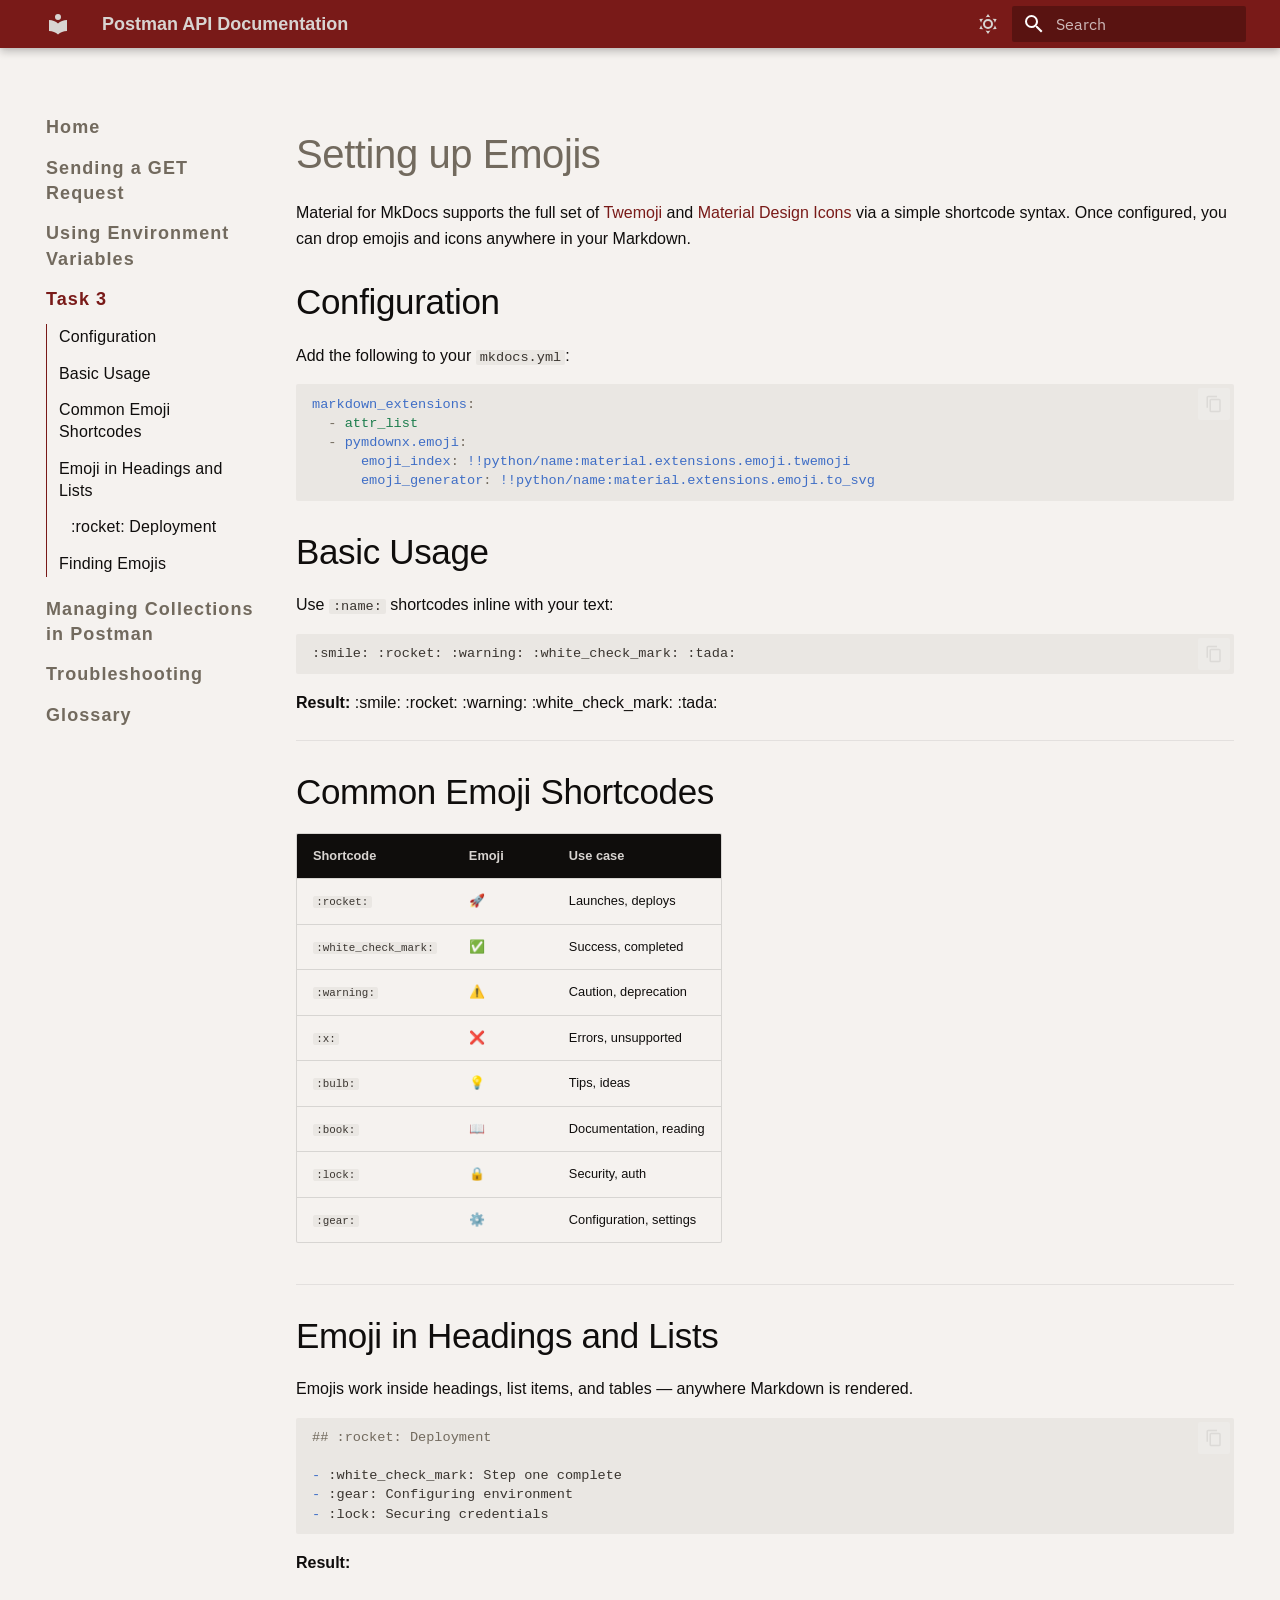
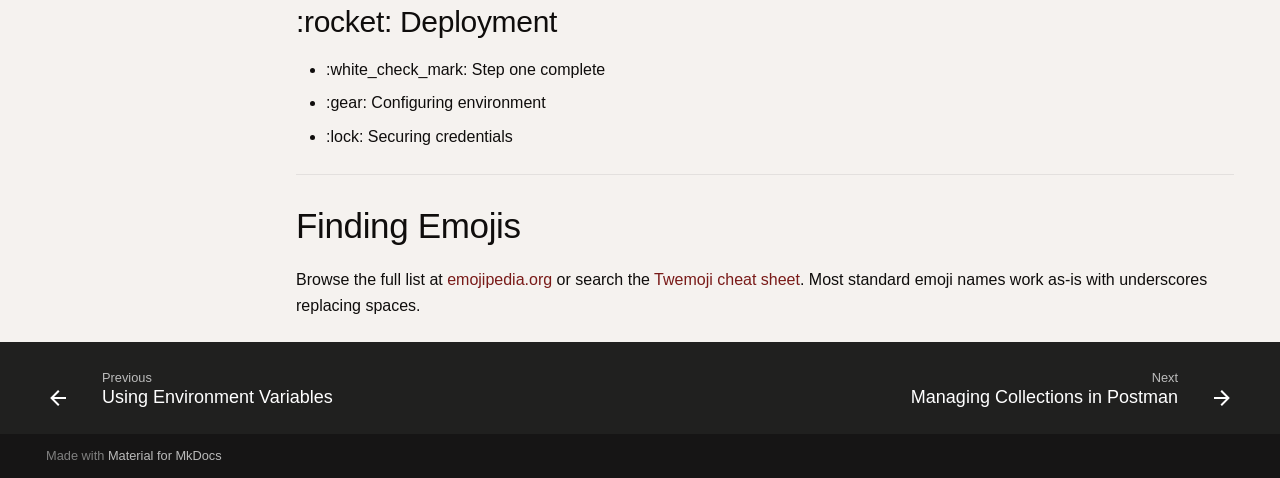
<file: Task3/index.html>
<!doctype html>
<html lang="en" class="no-js">
  <head>
    
      <meta charset="utf-8">
      <meta name="viewport" content="width=device-width,initial-scale=1">
      
      
      
        <link rel="canonical" href="https://github.com/voiid16/Postman-API-Documentation/Task3/">
      
      
        <link rel="prev" href="../Task2/">
      
      
        <link rel="next" href="../Task4/">
      
      
        
      
      
      <link rel="icon" href="../assets/images/favicon.png">
      <meta name="generator" content="mkdocs-1.6.1, mkdocs-material-9.7.6">
    
    
      
        <title>Task 3 - Postman API Documentation</title>
      
    
    
      <link rel="stylesheet" href="../assets/stylesheets/main.484c7ddc.min.css">
      
        
        <link rel="stylesheet" href="../assets/stylesheets/palette.ab4e12ef.min.css">
      
      


    
    
      
    
    
      
        
        
        <link rel="preconnect" href="https://fonts.gstatic.com" crossorigin>
        <link rel="stylesheet" href="https://fonts.googleapis.com/css?family=IBM+Plex+Sans:300,300i,400,400i,700,700i%7CIBM+Plex+Mono:400,400i,700,700i&display=fallback">
        <style>:root{--md-text-font:"IBM Plex Sans";--md-code-font:"IBM Plex Mono"}</style>
      
    
    
      <link rel="stylesheet" href="../stylesheets/extra.css">
    
    <script>__md_scope=new URL("..",location),__md_hash=e=>[...e].reduce(((e,_)=>(e<<5)-e+_.charCodeAt(0)),0),__md_get=(e,_=localStorage,t=__md_scope)=>JSON.parse(_.getItem(t.pathname+"."+e)),__md_set=(e,_,t=localStorage,a=__md_scope)=>{try{t.setItem(a.pathname+"."+e,JSON.stringify(_))}catch(e){}}</script>
    
      

    
    
  </head>
  
  
    
    
      
    
    
    
    
    <body dir="ltr" data-md-color-scheme="default" data-md-color-primary="custom" data-md-color-accent="custom">
  
    
    <input class="md-toggle" data-md-toggle="drawer" type="checkbox" id="__drawer" autocomplete="off">
    <input class="md-toggle" data-md-toggle="search" type="checkbox" id="__search" autocomplete="off">
    <label class="md-overlay" for="__drawer"></label>
    <div data-md-component="skip">
      
        
        <a href="#setting-up-emojis" class="md-skip">
          Skip to content
        </a>
      
    </div>
    <div data-md-component="announce">
      
    </div>
    
    
      

  

<header class="md-header md-header--shadow" data-md-component="header">
  <nav class="md-header__inner md-grid" aria-label="Header">
    <a href=".." title="Postman API Documentation" class="md-header__button md-logo" aria-label="Postman API Documentation" data-md-component="logo">
      
  
  <svg xmlns="http://www.w3.org/2000/svg" viewBox="0 0 24 24"><path d="M12 8a3 3 0 0 0 3-3 3 3 0 0 0-3-3 3 3 0 0 0-3 3 3 3 0 0 0 3 3m0 3.54C9.64 9.35 6.5 8 3 8v11c3.5 0 6.64 1.35 9 3.54 2.36-2.19 5.5-3.54 9-3.54V8c-3.5 0-6.64 1.35-9 3.54"/></svg>

    </a>
    <label class="md-header__button md-icon" for="__drawer">
      
      <svg xmlns="http://www.w3.org/2000/svg" viewBox="0 0 24 24"><path d="M3 6h18v2H3zm0 5h18v2H3zm0 5h18v2H3z"/></svg>
    </label>
    <div class="md-header__title" data-md-component="header-title">
      <div class="md-header__ellipsis">
        <div class="md-header__topic">
          <span class="md-ellipsis">
            Postman API Documentation
          </span>
        </div>
        <div class="md-header__topic" data-md-component="header-topic">
          <span class="md-ellipsis">
            
              Task 3
            
          </span>
        </div>
      </div>
    </div>
    
      
        <form class="md-header__option" data-md-component="palette">
  
    
    
    
    <input class="md-option" data-md-color-media="" data-md-color-scheme="default" data-md-color-primary="custom" data-md-color-accent="custom"  aria-label="Switch to dark mode"  type="radio" name="__palette" id="__palette_0">
    
      <label class="md-header__button md-icon" title="Switch to dark mode" for="__palette_1" hidden>
        <svg xmlns="http://www.w3.org/2000/svg" viewBox="0 0 24 24"><path d="M12 7a5 5 0 0 1 5 5 5 5 0 0 1-5 5 5 5 0 0 1-5-5 5 5 0 0 1 5-5m0 2a3 3 0 0 0-3 3 3 3 0 0 0 3 3 3 3 0 0 0 3-3 3 3 0 0 0-3-3m0-7 2.39 3.42C13.65 5.15 12.84 5 12 5s-1.65.15-2.39.42zM3.34 7l4.16-.35A7.2 7.2 0 0 0 5.94 8.5c-.44.74-.69 1.5-.83 2.29zm.02 10 1.76-3.77a7.131 7.131 0 0 0 2.38 4.14zM20.65 7l-1.77 3.79a7.02 7.02 0 0 0-2.38-4.15zm-.01 10-4.14.36c.59-.51 1.12-1.14 1.54-1.86.42-.73.69-1.5.83-2.29zM12 22l-2.41-3.44c.74.27 1.55.44 2.41.44.82 0 1.63-.17 2.37-.44z"/></svg>
      </label>
    
  
    
    
    
    <input class="md-option" data-md-color-media="" data-md-color-scheme="slate" data-md-color-primary="custom" data-md-color-accent="custom"  aria-label="Switch to light mode"  type="radio" name="__palette" id="__palette_1">
    
      <label class="md-header__button md-icon" title="Switch to light mode" for="__palette_0" hidden>
        <svg xmlns="http://www.w3.org/2000/svg" viewBox="0 0 24 24"><path d="m17.75 4.09-2.53 1.94.91 3.06-2.63-1.81-2.63 1.81.91-3.06-2.53-1.94L12.44 4l1.06-3 1.06 3zm3.5 6.91-1.64 1.25.59 1.98-1.7-1.17-1.7 1.17.59-1.98L15.75 11l2.06-.05L18.5 9l.69 1.95zm-2.28 4.95c.83-.08 1.72 1.1 1.19 1.85-.32.45-.66.87-1.08 1.27C15.17 23 8.84 23 4.94 19.07c-3.91-3.9-3.91-10.24 0-14.14.4-.4.82-.76 1.27-1.08.75-.53 1.93.36 1.85 1.19-.27 2.86.69 5.83 2.89 8.02a9.96 9.96 0 0 0 8.02 2.89m-1.64 2.02a12.08 12.08 0 0 1-7.8-3.47c-2.17-2.19-3.33-5-3.49-7.82-2.81 3.14-2.7 7.96.31 10.98 3.02 3.01 7.84 3.12 10.98.31"/></svg>
      </label>
    
  
</form>
      
    
    
      <script>var palette=__md_get("__palette");if(palette&&palette.color){if("(prefers-color-scheme)"===palette.color.media){var media=matchMedia("(prefers-color-scheme: light)"),input=document.querySelector(media.matches?"[data-md-color-media='(prefers-color-scheme: light)']":"[data-md-color-media='(prefers-color-scheme: dark)']");palette.color.media=input.getAttribute("data-md-color-media"),palette.color.scheme=input.getAttribute("data-md-color-scheme"),palette.color.primary=input.getAttribute("data-md-color-primary"),palette.color.accent=input.getAttribute("data-md-color-accent")}for(var[key,value]of Object.entries(palette.color))document.body.setAttribute("data-md-color-"+key,value)}</script>
    
    
    
      
      
        <label class="md-header__button md-icon" for="__search">
          
          <svg xmlns="http://www.w3.org/2000/svg" viewBox="0 0 24 24"><path d="M9.5 3A6.5 6.5 0 0 1 16 9.5c0 1.61-.59 3.09-1.56 4.23l.27.27h.79l5 5-1.5 1.5-5-5v-.79l-.27-.27A6.52 6.52 0 0 1 9.5 16 6.5 6.5 0 0 1 3 9.5 6.5 6.5 0 0 1 9.5 3m0 2C7 5 5 7 5 9.5S7 14 9.5 14 14 12 14 9.5 12 5 9.5 5"/></svg>
        </label>
        <div class="md-search" data-md-component="search" role="dialog">
  <label class="md-search__overlay" for="__search"></label>
  <div class="md-search__inner" role="search">
    <form class="md-search__form" name="search">
      <input type="text" class="md-search__input" name="query" aria-label="Search" placeholder="Search" autocapitalize="off" autocorrect="off" autocomplete="off" spellcheck="false" data-md-component="search-query" required>
      <label class="md-search__icon md-icon" for="__search">
        
        <svg xmlns="http://www.w3.org/2000/svg" viewBox="0 0 24 24"><path d="M9.5 3A6.5 6.5 0 0 1 16 9.5c0 1.61-.59 3.09-1.56 4.23l.27.27h.79l5 5-1.5 1.5-5-5v-.79l-.27-.27A6.52 6.52 0 0 1 9.5 16 6.5 6.5 0 0 1 3 9.5 6.5 6.5 0 0 1 9.5 3m0 2C7 5 5 7 5 9.5S7 14 9.5 14 14 12 14 9.5 12 5 9.5 5"/></svg>
        
        <svg xmlns="http://www.w3.org/2000/svg" viewBox="0 0 24 24"><path d="M20 11v2H8l5.5 5.5-1.42 1.42L4.16 12l7.92-7.92L13.5 5.5 8 11z"/></svg>
      </label>
      <nav class="md-search__options" aria-label="Search">
        
        <button type="reset" class="md-search__icon md-icon" title="Clear" aria-label="Clear" tabindex="-1">
          
          <svg xmlns="http://www.w3.org/2000/svg" viewBox="0 0 24 24"><path d="M19 6.41 17.59 5 12 10.59 6.41 5 5 6.41 10.59 12 5 17.59 6.41 19 12 13.41 17.59 19 19 17.59 13.41 12z"/></svg>
        </button>
      </nav>
      
        <div class="md-search__suggest" data-md-component="search-suggest"></div>
      
    </form>
    <div class="md-search__output">
      <div class="md-search__scrollwrap" tabindex="0" data-md-scrollfix>
        <div class="md-search-result" data-md-component="search-result">
          <div class="md-search-result__meta">
            Initializing search
          </div>
          <ol class="md-search-result__list" role="presentation"></ol>
        </div>
      </div>
    </div>
  </div>
</div>
      
    
    
  </nav>
  
</header>
    
    <div class="md-container" data-md-component="container">
      
      
        
          
        
      
      <main class="md-main" data-md-component="main">
        <div class="md-main__inner md-grid">
          
            
              
              <div class="md-sidebar md-sidebar--primary" data-md-component="sidebar" data-md-type="navigation" >
                <div class="md-sidebar__scrollwrap">
                  <div class="md-sidebar__inner">
                    



  

<nav class="md-nav md-nav--primary md-nav--integrated" aria-label="Navigation" data-md-level="0">
  <label class="md-nav__title" for="__drawer">
    <a href=".." title="Postman API Documentation" class="md-nav__button md-logo" aria-label="Postman API Documentation" data-md-component="logo">
      
  
  <svg xmlns="http://www.w3.org/2000/svg" viewBox="0 0 24 24"><path d="M12 8a3 3 0 0 0 3-3 3 3 0 0 0-3-3 3 3 0 0 0-3 3 3 3 0 0 0 3 3m0 3.54C9.64 9.35 6.5 8 3 8v11c3.5 0 6.64 1.35 9 3.54 2.36-2.19 5.5-3.54 9-3.54V8c-3.5 0-6.64 1.35-9 3.54"/></svg>

    </a>
    Postman API Documentation
  </label>
  
  <ul class="md-nav__list" data-md-scrollfix>
    
      
      
  
  
  
  
    <li class="md-nav__item">
      <a href=".." class="md-nav__link">
        
  
  
  <span class="md-ellipsis">
    
  
    Home
  

    
  </span>
  
  

      </a>
    </li>
  

    
      
      
  
  
  
  
    <li class="md-nav__item">
      <a href="../Task1/" class="md-nav__link">
        
  
  
  <span class="md-ellipsis">
    
  
    Sending a GET Request
  

    
  </span>
  
  

      </a>
    </li>
  

    
      
      
  
  
  
  
    <li class="md-nav__item">
      <a href="../Task2/" class="md-nav__link">
        
  
  
  <span class="md-ellipsis">
    
  
    Using Environment Variables
  

    
  </span>
  
  

      </a>
    </li>
  

    
      
      
  
  
    
  
  
  
    <li class="md-nav__item md-nav__item--active">
      
      <input class="md-nav__toggle md-toggle" type="checkbox" id="__toc">
      
      
        
      
      
        <label class="md-nav__link md-nav__link--active" for="__toc">
          
  
  
  <span class="md-ellipsis">
    
  
    Task 3
  

    
  </span>
  
  

          <span class="md-nav__icon md-icon"></span>
        </label>
      
      <a href="./" class="md-nav__link md-nav__link--active">
        
  
  
  <span class="md-ellipsis">
    
  
    Task 3
  

    
  </span>
  
  

      </a>
      
        

<nav class="md-nav md-nav--secondary" aria-label="Table of contents">
  
  
  
    
  
  
    <label class="md-nav__title" for="__toc">
      <span class="md-nav__icon md-icon"></span>
      Table of contents
    </label>
    <ul class="md-nav__list" data-md-component="toc" data-md-scrollfix>
      
        <li class="md-nav__item">
  <a href="#configuration" class="md-nav__link">
    <span class="md-ellipsis">
      
        Configuration
      
    </span>
  </a>
  
</li>
      
        <li class="md-nav__item">
  <a href="#basic-usage" class="md-nav__link">
    <span class="md-ellipsis">
      
        Basic Usage
      
    </span>
  </a>
  
</li>
      
        <li class="md-nav__item">
  <a href="#common-emoji-shortcodes" class="md-nav__link">
    <span class="md-ellipsis">
      
        Common Emoji Shortcodes
      
    </span>
  </a>
  
</li>
      
        <li class="md-nav__item">
  <a href="#emoji-in-headings-and-lists" class="md-nav__link">
    <span class="md-ellipsis">
      
        Emoji in Headings and Lists
      
    </span>
  </a>
  
    <nav class="md-nav" aria-label="Emoji in Headings and Lists">
      <ul class="md-nav__list">
        
          <li class="md-nav__item">
  <a href="#rocket-deployment" class="md-nav__link">
    <span class="md-ellipsis">
      
        :rocket: Deployment
      
    </span>
  </a>
  
</li>
        
      </ul>
    </nav>
  
</li>
      
        <li class="md-nav__item">
  <a href="#finding-emojis" class="md-nav__link">
    <span class="md-ellipsis">
      
        Finding Emojis
      
    </span>
  </a>
  
</li>
      
    </ul>
  
</nav>
      
    </li>
  

    
      
      
  
  
  
  
    <li class="md-nav__item">
      <a href="../Task4/" class="md-nav__link">
        
  
  
  <span class="md-ellipsis">
    
  
    Managing Collections in Postman
  

    
  </span>
  
  

      </a>
    </li>
  

    
      
      
  
  
  
  
    <li class="md-nav__item">
      <a href="../TroubleShooting/" class="md-nav__link">
        
  
  
  <span class="md-ellipsis">
    
  
    Troubleshooting
  

    
  </span>
  
  

      </a>
    </li>
  

    
      
      
  
  
  
  
    <li class="md-nav__item">
      <a href="../glossary/" class="md-nav__link">
        
  
  
  <span class="md-ellipsis">
    
  
    Glossary
  

    
  </span>
  
  

      </a>
    </li>
  

    
  </ul>
</nav>
                  </div>
                </div>
              </div>
            
            
          
          
            <div class="md-content" data-md-component="content">
              
              <article class="md-content__inner md-typeset">
                
                  



<h1 id="setting-up-emojis">Setting up Emojis</h1>
<p>Material for MkDocs supports the full set of <a href="https://twemoji.twitter.com/">Twemoji</a> and <a href="https://pictogrammers.com/library/mdi/">Material Design Icons</a> via a simple shortcode syntax. Once configured, you can drop emojis and icons anywhere in your Markdown.</p>
<h2 id="configuration">Configuration</h2>
<p>Add the following to your <code>mkdocs.yml</code>:</p>
<div class="language-yaml highlight"><pre><span></span><code><span id="__span-0-1"><a id="__codelineno-0-1" name="__codelineno-0-1" href="#__codelineno-0-1"></a><span class="nt">markdown_extensions</span><span class="p">:</span>
</span><span id="__span-0-2"><a id="__codelineno-0-2" name="__codelineno-0-2" href="#__codelineno-0-2"></a><span class="w">  </span><span class="p p-Indicator">-</span><span class="w"> </span><span class="l l-Scalar l-Scalar-Plain">attr_list</span>
</span><span id="__span-0-3"><a id="__codelineno-0-3" name="__codelineno-0-3" href="#__codelineno-0-3"></a><span class="w">  </span><span class="p p-Indicator">-</span><span class="w"> </span><span class="nt">pymdownx.emoji</span><span class="p">:</span>
</span><span id="__span-0-4"><a id="__codelineno-0-4" name="__codelineno-0-4" href="#__codelineno-0-4"></a><span class="w">      </span><span class="nt">emoji_index</span><span class="p">:</span><span class="w"> </span><span class="kt">!!python/name:material.extensions.emoji.twemoji</span>
</span><span id="__span-0-5"><a id="__codelineno-0-5" name="__codelineno-0-5" href="#__codelineno-0-5"></a><span class="w">      </span><span class="nt">emoji_generator</span><span class="p">:</span><span class="w"> </span><span class="kt">!!python/name:material.extensions.emoji.to_svg</span>
</span></code></pre></div>
<h2 id="basic-usage">Basic Usage</h2>
<p>Use <code>:name:</code> shortcodes inline with your text:</p>
<div class="language-markdown highlight"><pre><span></span><code><span id="__span-1-1"><a id="__codelineno-1-1" name="__codelineno-1-1" href="#__codelineno-1-1"></a>:smile: :rocket: :warning: :white_check_mark: :tada:
</span></code></pre></div>
<p><strong>Result:</strong> :smile: :rocket: :warning: :white_check_mark: :tada:</p>
<hr />
<h2 id="common-emoji-shortcodes">Common Emoji Shortcodes</h2>
<table>
<thead>
<tr>
<th>Shortcode</th>
<th>Emoji</th>
<th>Use case</th>
</tr>
</thead>
<tbody>
<tr>
<td><code>:rocket:</code></td>
<td>🚀</td>
<td>Launches, deploys</td>
</tr>
<tr>
<td><code>:white_check_mark:</code></td>
<td>✅</td>
<td>Success, completed</td>
</tr>
<tr>
<td><code>:warning:</code></td>
<td>⚠️</td>
<td>Caution, deprecation</td>
</tr>
<tr>
<td><code>:x:</code></td>
<td>❌</td>
<td>Errors, unsupported</td>
</tr>
<tr>
<td><code>:bulb:</code></td>
<td>💡</td>
<td>Tips, ideas</td>
</tr>
<tr>
<td><code>:book:</code></td>
<td>📖</td>
<td>Documentation, reading</td>
</tr>
<tr>
<td><code>:lock:</code></td>
<td>🔒</td>
<td>Security, auth</td>
</tr>
<tr>
<td><code>:gear:</code></td>
<td>⚙️</td>
<td>Configuration, settings</td>
</tr>
</tbody>
</table>
<hr />
<h2 id="emoji-in-headings-and-lists">Emoji in Headings and Lists</h2>
<p>Emojis work inside headings, list items, and tables — anywhere Markdown is rendered.</p>
<div class="language-markdown highlight"><pre><span></span><code><span id="__span-2-1"><a id="__codelineno-2-1" name="__codelineno-2-1" href="#__codelineno-2-1"></a><span class="gu">## :rocket: Deployment</span>
</span><span id="__span-2-2"><a id="__codelineno-2-2" name="__codelineno-2-2" href="#__codelineno-2-2"></a>
</span><span id="__span-2-3"><a id="__codelineno-2-3" name="__codelineno-2-3" href="#__codelineno-2-3"></a><span class="k">-</span><span class="w"> </span>:white_check_mark: Step one complete
</span><span id="__span-2-4"><a id="__codelineno-2-4" name="__codelineno-2-4" href="#__codelineno-2-4"></a><span class="k">-</span><span class="w"> </span>:gear: Configuring environment
</span><span id="__span-2-5"><a id="__codelineno-2-5" name="__codelineno-2-5" href="#__codelineno-2-5"></a><span class="k">-</span><span class="w"> </span>:lock: Securing credentials
</span></code></pre></div>
<p><strong>Result:</strong></p>
<h3 id="rocket-deployment">:rocket: Deployment</h3>
<ul>
<li>:white_check_mark: Step one complete</li>
<li>:gear: Configuring environment</li>
<li>:lock: Securing credentials</li>
</ul>
<hr />
<h2 id="finding-emojis">Finding Emojis</h2>
<p>Browse the full list at <a href="https://emojipedia.org">emojipedia.org</a> or search the
<a href="https://twemoji-cheatsheet.vercel.app/">Twemoji cheat sheet</a>. Most standard
emoji names work as-is with underscores replacing spaces.</p>












                
              </article>
            </div>
          
          
<script>var target=document.getElementById(location.hash.slice(1));target&&target.name&&(target.checked=target.name.startsWith("__tabbed_"))</script>
        </div>
        
          <button type="button" class="md-top md-icon" data-md-component="top" hidden>
  
  <svg xmlns="http://www.w3.org/2000/svg" viewBox="0 0 24 24"><path d="M13 20h-2V8l-5.5 5.5-1.42-1.42L12 4.16l7.92 7.92-1.42 1.42L13 8z"/></svg>
  Back to top
</button>
        
      </main>
      
        <footer class="md-footer">
  
    
      
      <nav class="md-footer__inner md-grid" aria-label="Footer" >
        
          
          <a href="../Task2/" class="md-footer__link md-footer__link--prev" aria-label="Previous: Using Environment Variables">
            <div class="md-footer__button md-icon">
              
              <svg xmlns="http://www.w3.org/2000/svg" viewBox="0 0 24 24"><path d="M20 11v2H8l5.5 5.5-1.42 1.42L4.16 12l7.92-7.92L13.5 5.5 8 11z"/></svg>
            </div>
            <div class="md-footer__title">
              <span class="md-footer__direction">
                Previous
              </span>
              <div class="md-ellipsis">
                Using Environment Variables
              </div>
            </div>
          </a>
        
        
          
          <a href="../Task4/" class="md-footer__link md-footer__link--next" aria-label="Next: Managing Collections in Postman">
            <div class="md-footer__title">
              <span class="md-footer__direction">
                Next
              </span>
              <div class="md-ellipsis">
                Managing Collections in Postman
              </div>
            </div>
            <div class="md-footer__button md-icon">
              
              <svg xmlns="http://www.w3.org/2000/svg" viewBox="0 0 24 24"><path d="M4 11v2h12l-5.5 5.5 1.42 1.42L19.84 12l-7.92-7.92L10.5 5.5 16 11z"/></svg>
            </div>
          </a>
        
      </nav>
    
  
  <div class="md-footer-meta md-typeset">
    <div class="md-footer-meta__inner md-grid">
      <div class="md-copyright">
  
  
    Made with
    <a href="https://squidfunk.github.io/mkdocs-material/" target="_blank" rel="noopener">
      Material for MkDocs
    </a>
  
</div>
      
    </div>
  </div>
</footer>
      
    </div>
    <div class="md-dialog" data-md-component="dialog">
      <div class="md-dialog__inner md-typeset"></div>
    </div>
    
    
    
      
      
      <script id="__config" type="application/json">{"annotate": null, "base": "..", "features": ["navigation.top", "navigation.footer", "navigation.sections", "navigation.expand", "toc.integrate", "search.suggest", "content.code.copy"], "search": "../assets/javascripts/workers/search.2c215733.min.js", "tags": null, "translations": {"clipboard.copied": "Copied to clipboard", "clipboard.copy": "Copy to clipboard", "search.result.more.one": "1 more on this page", "search.result.more.other": "# more on this page", "search.result.none": "No matching documents", "search.result.one": "1 matching document", "search.result.other": "# matching documents", "search.result.placeholder": "Type to start searching", "search.result.term.missing": "Missing", "select.version": "Select version"}, "version": null}</script>
    
    
      <script src="../assets/javascripts/bundle.79ae519e.min.js"></script>
      
    
  </body>
</html>
</file>
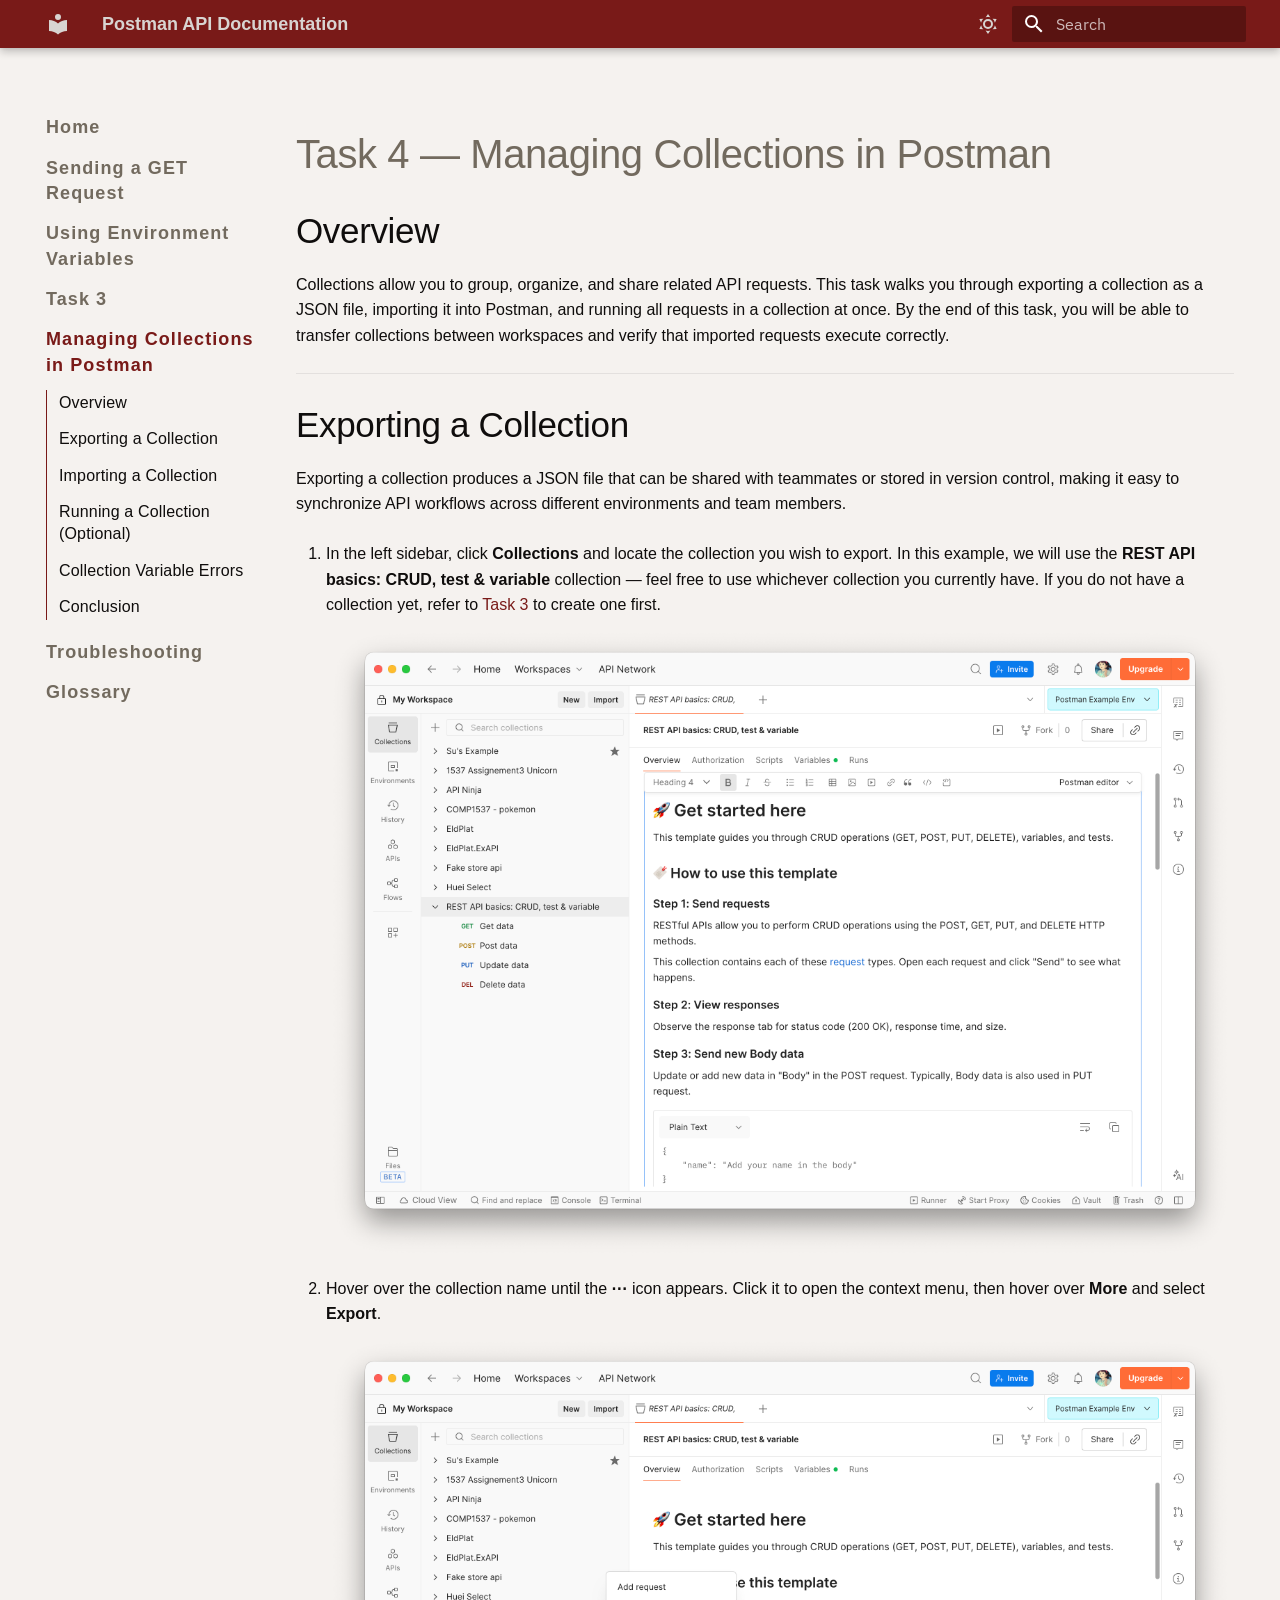
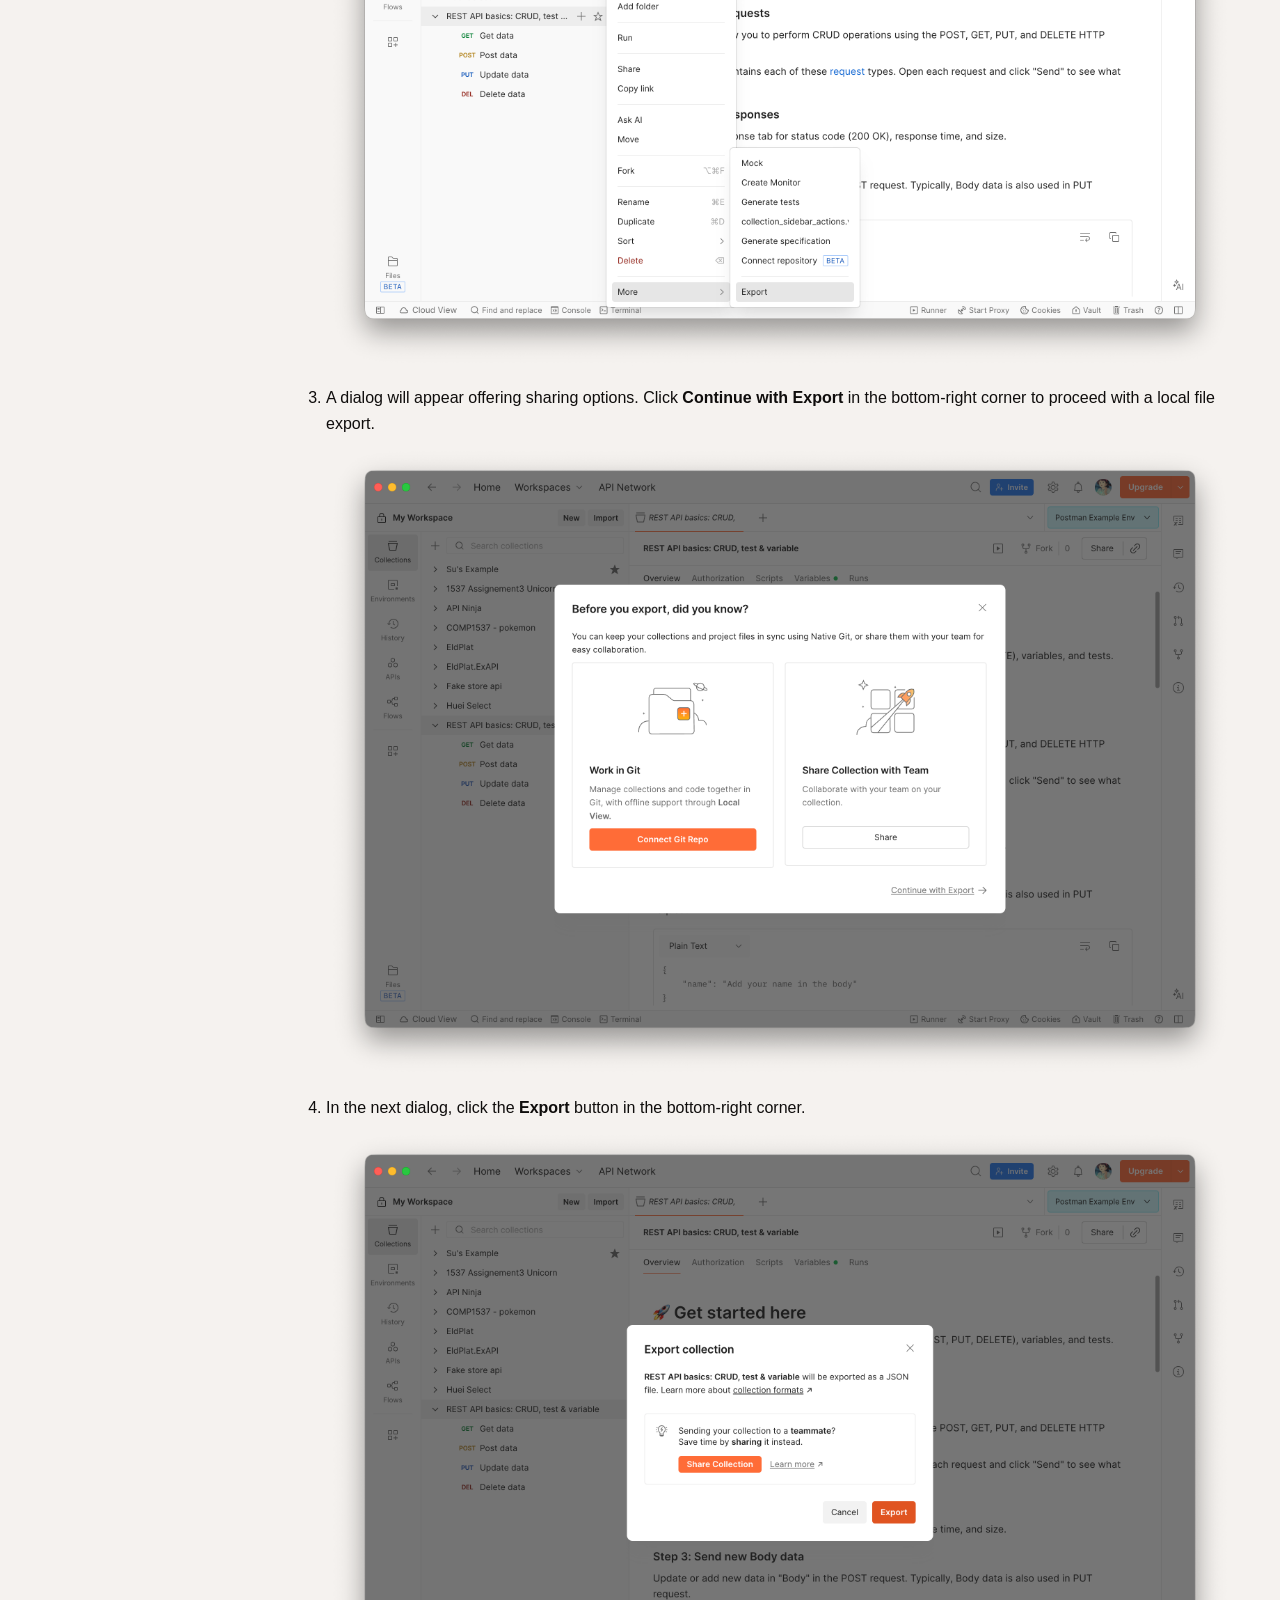
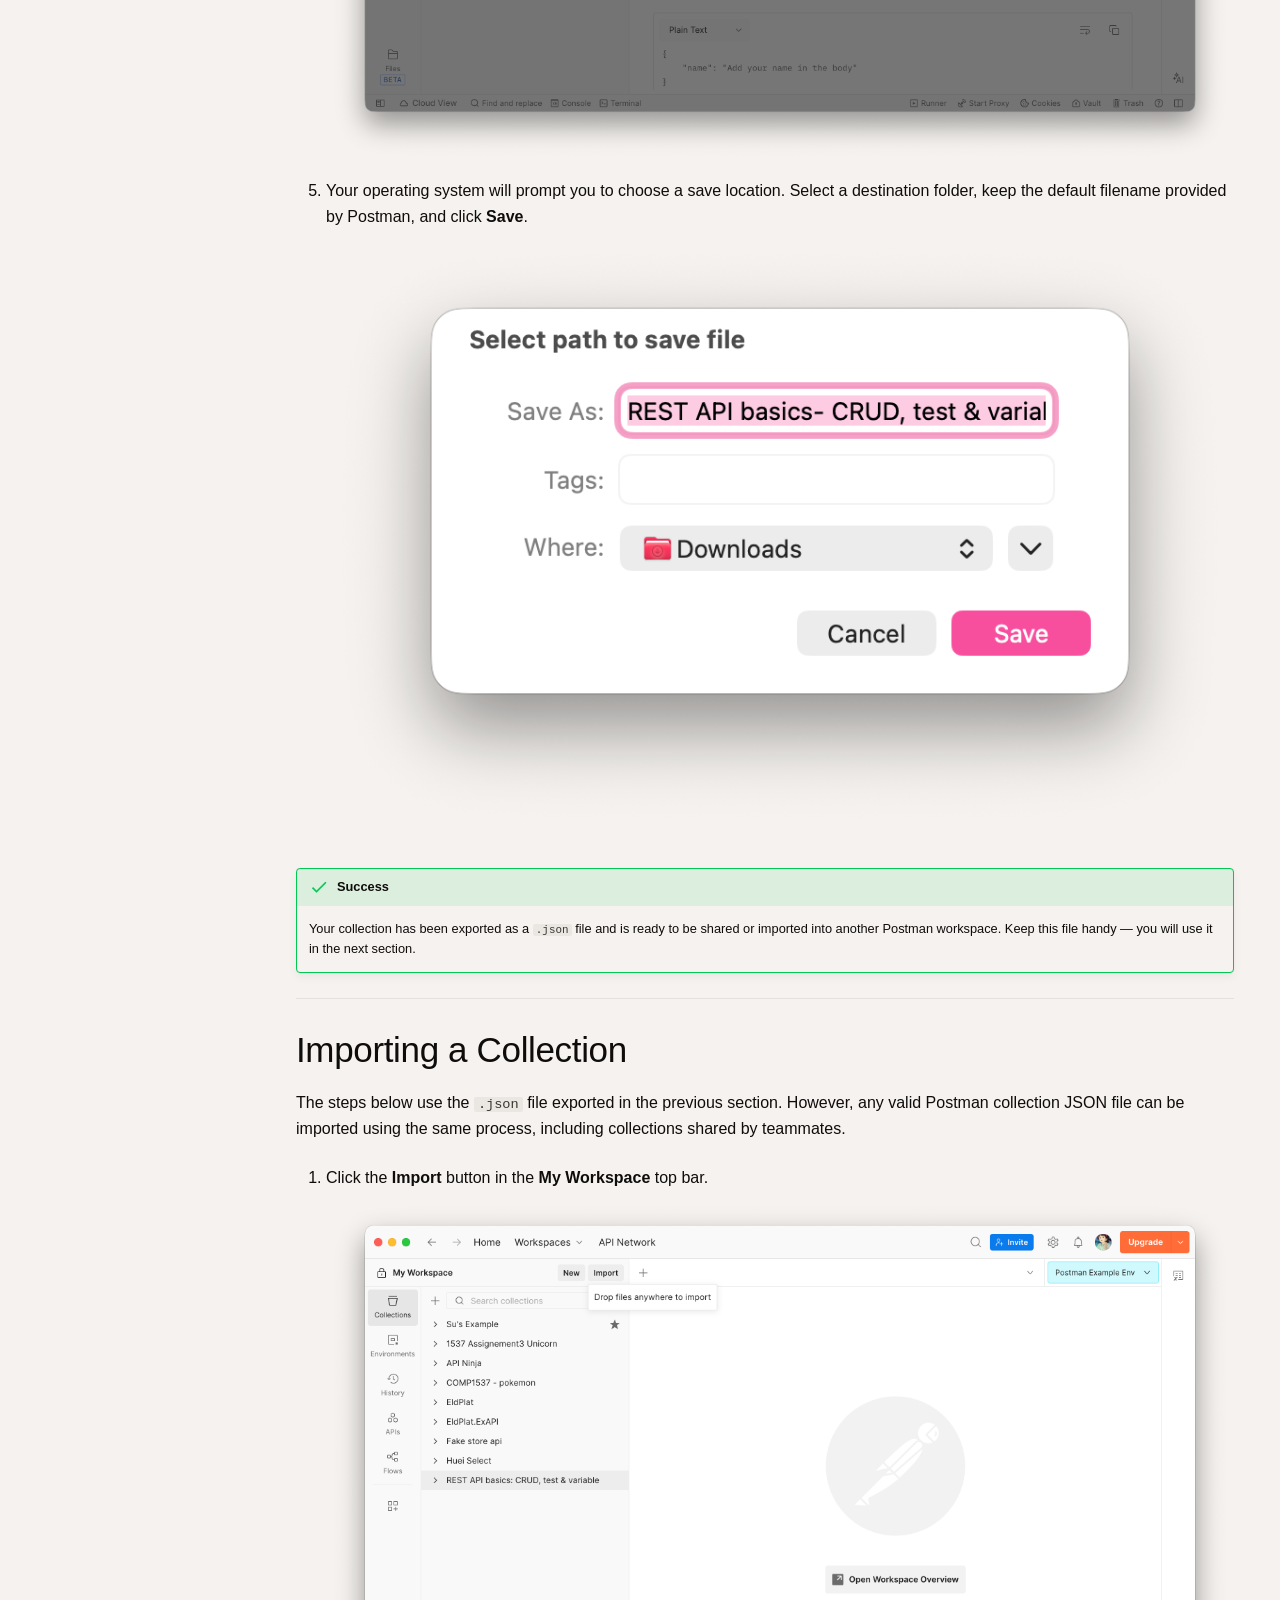
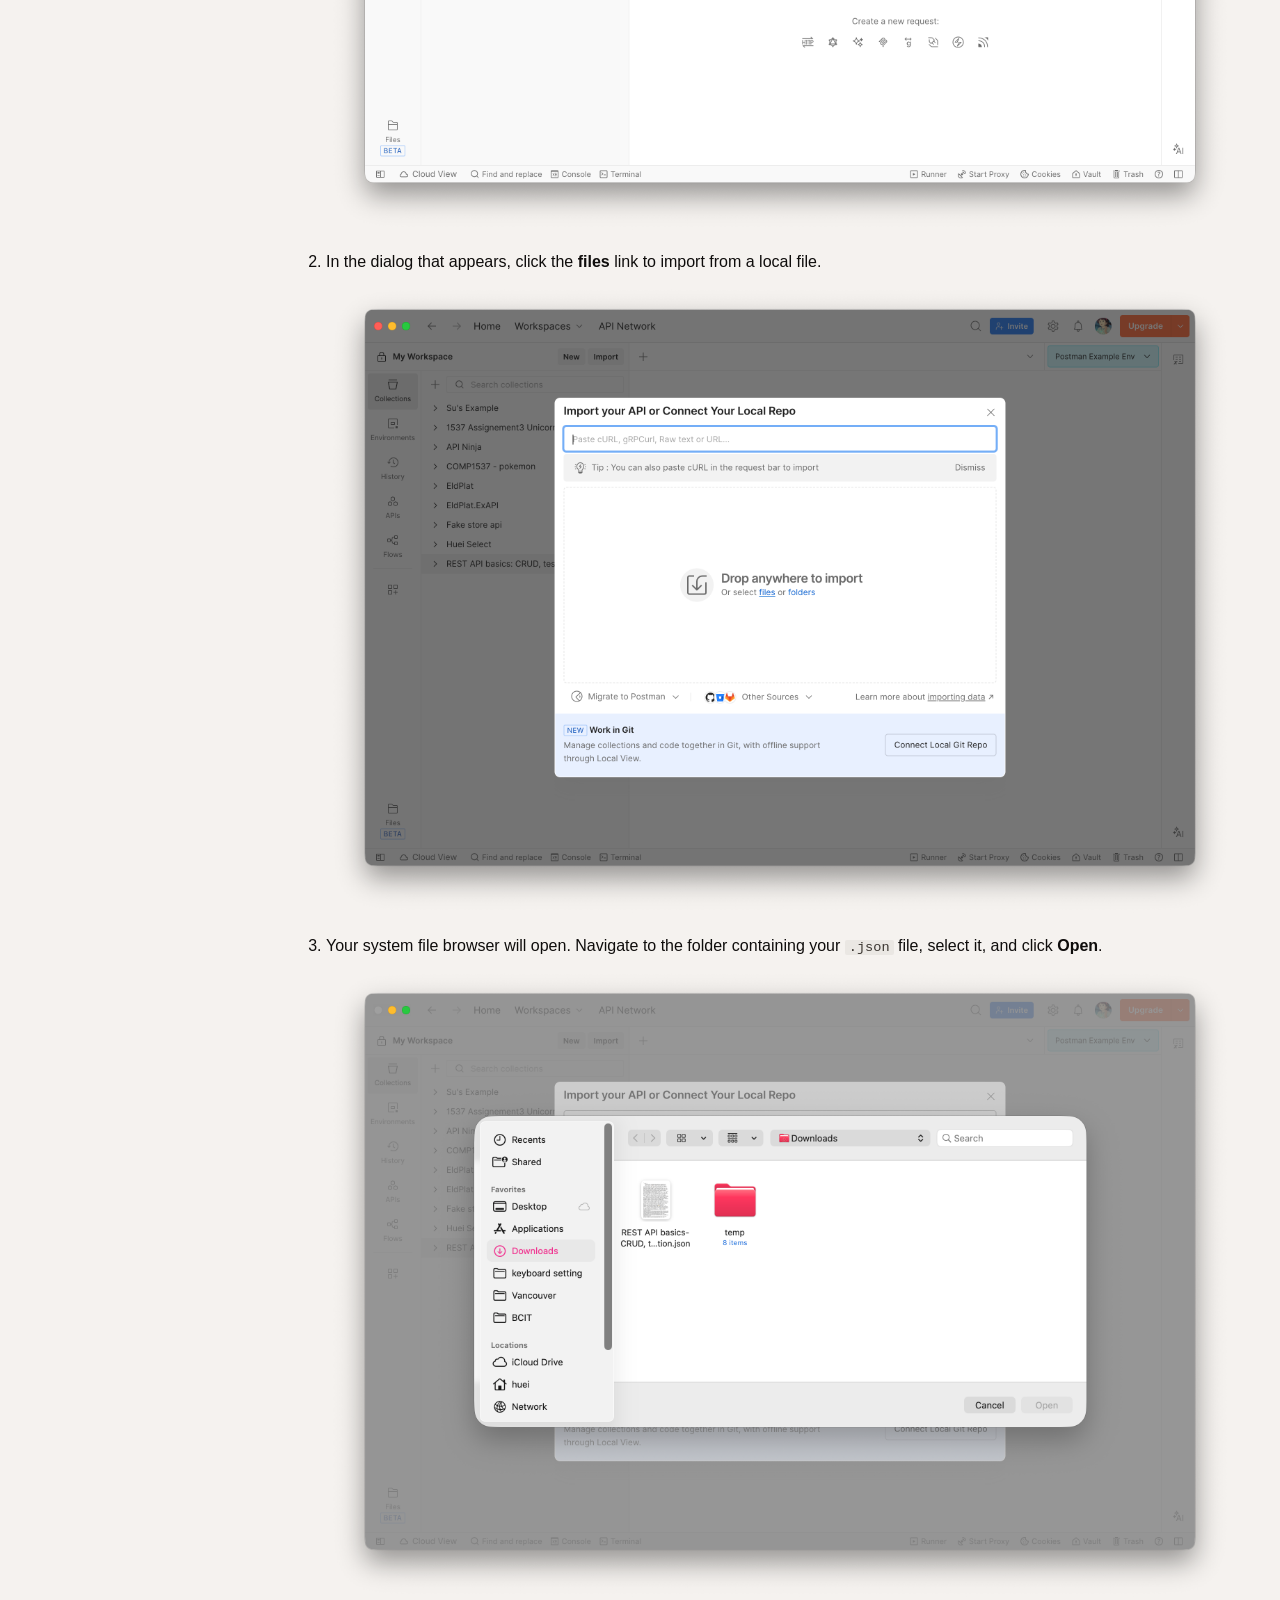
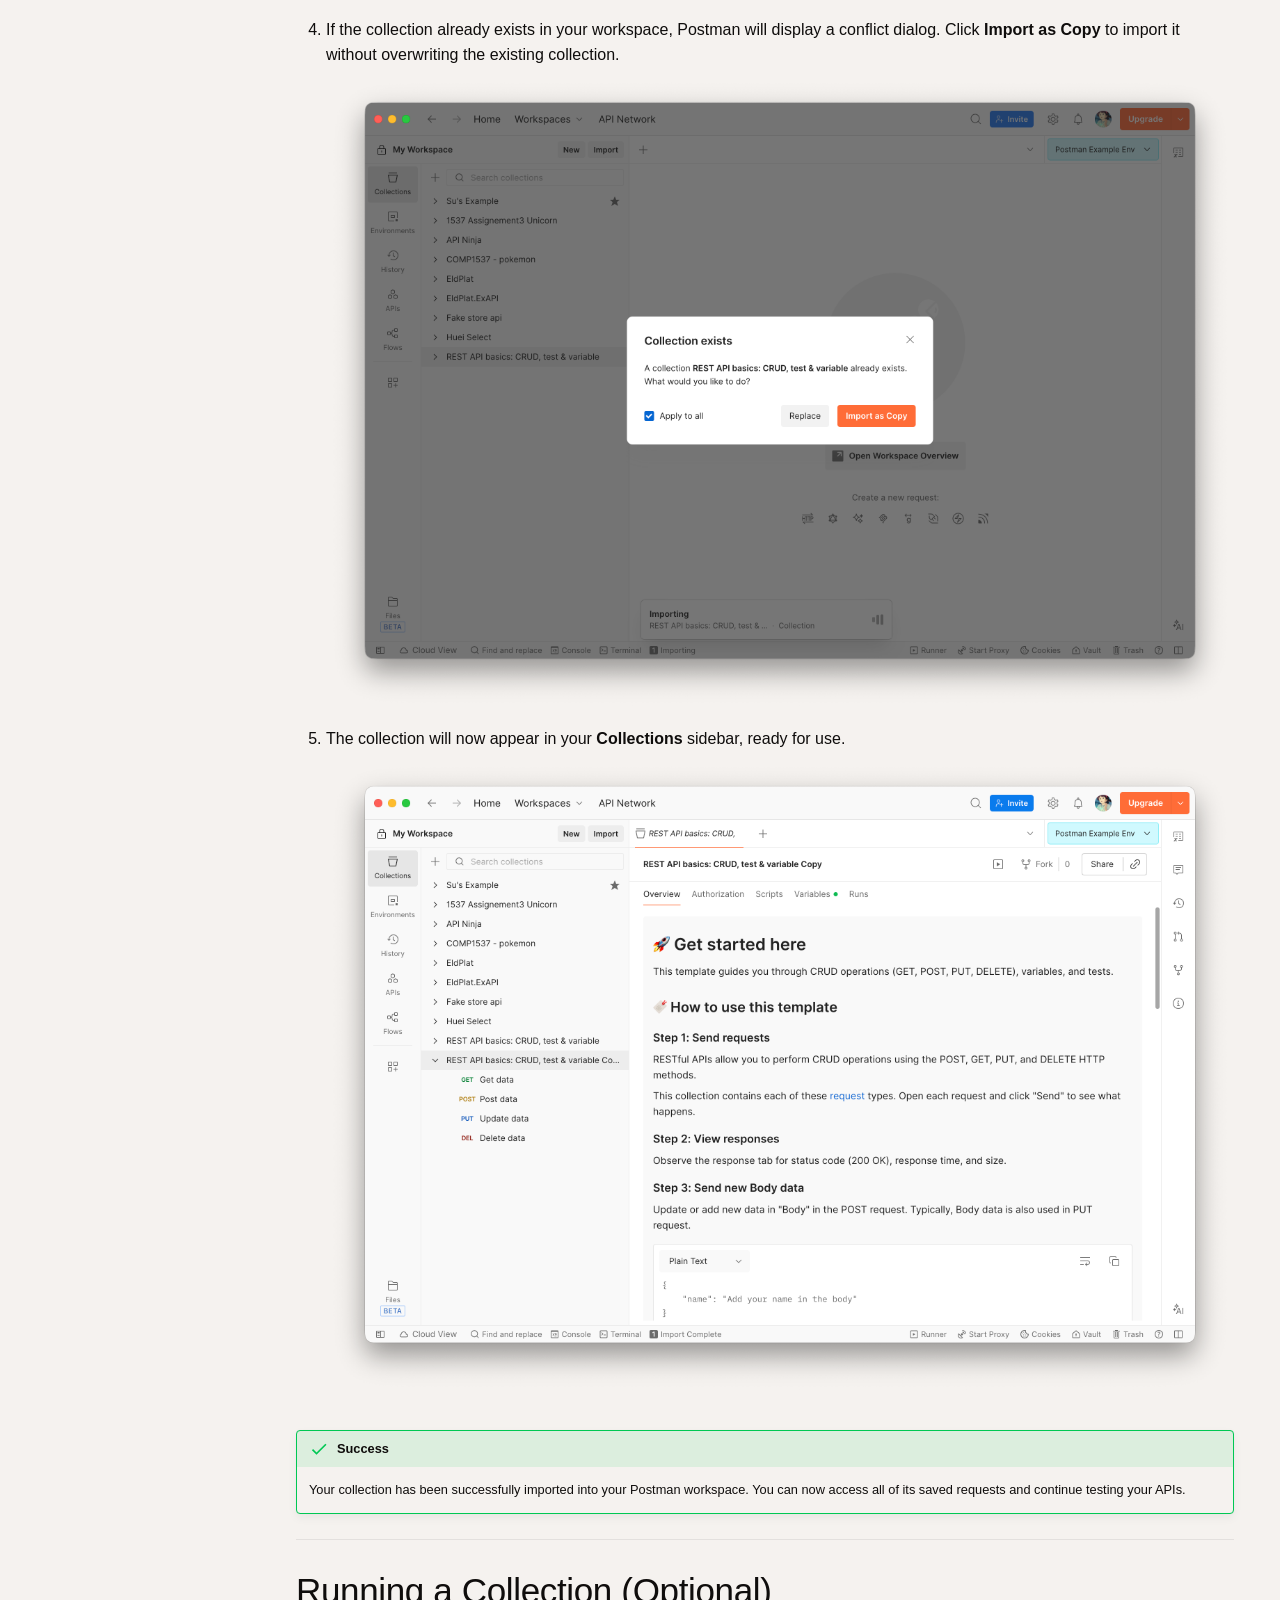
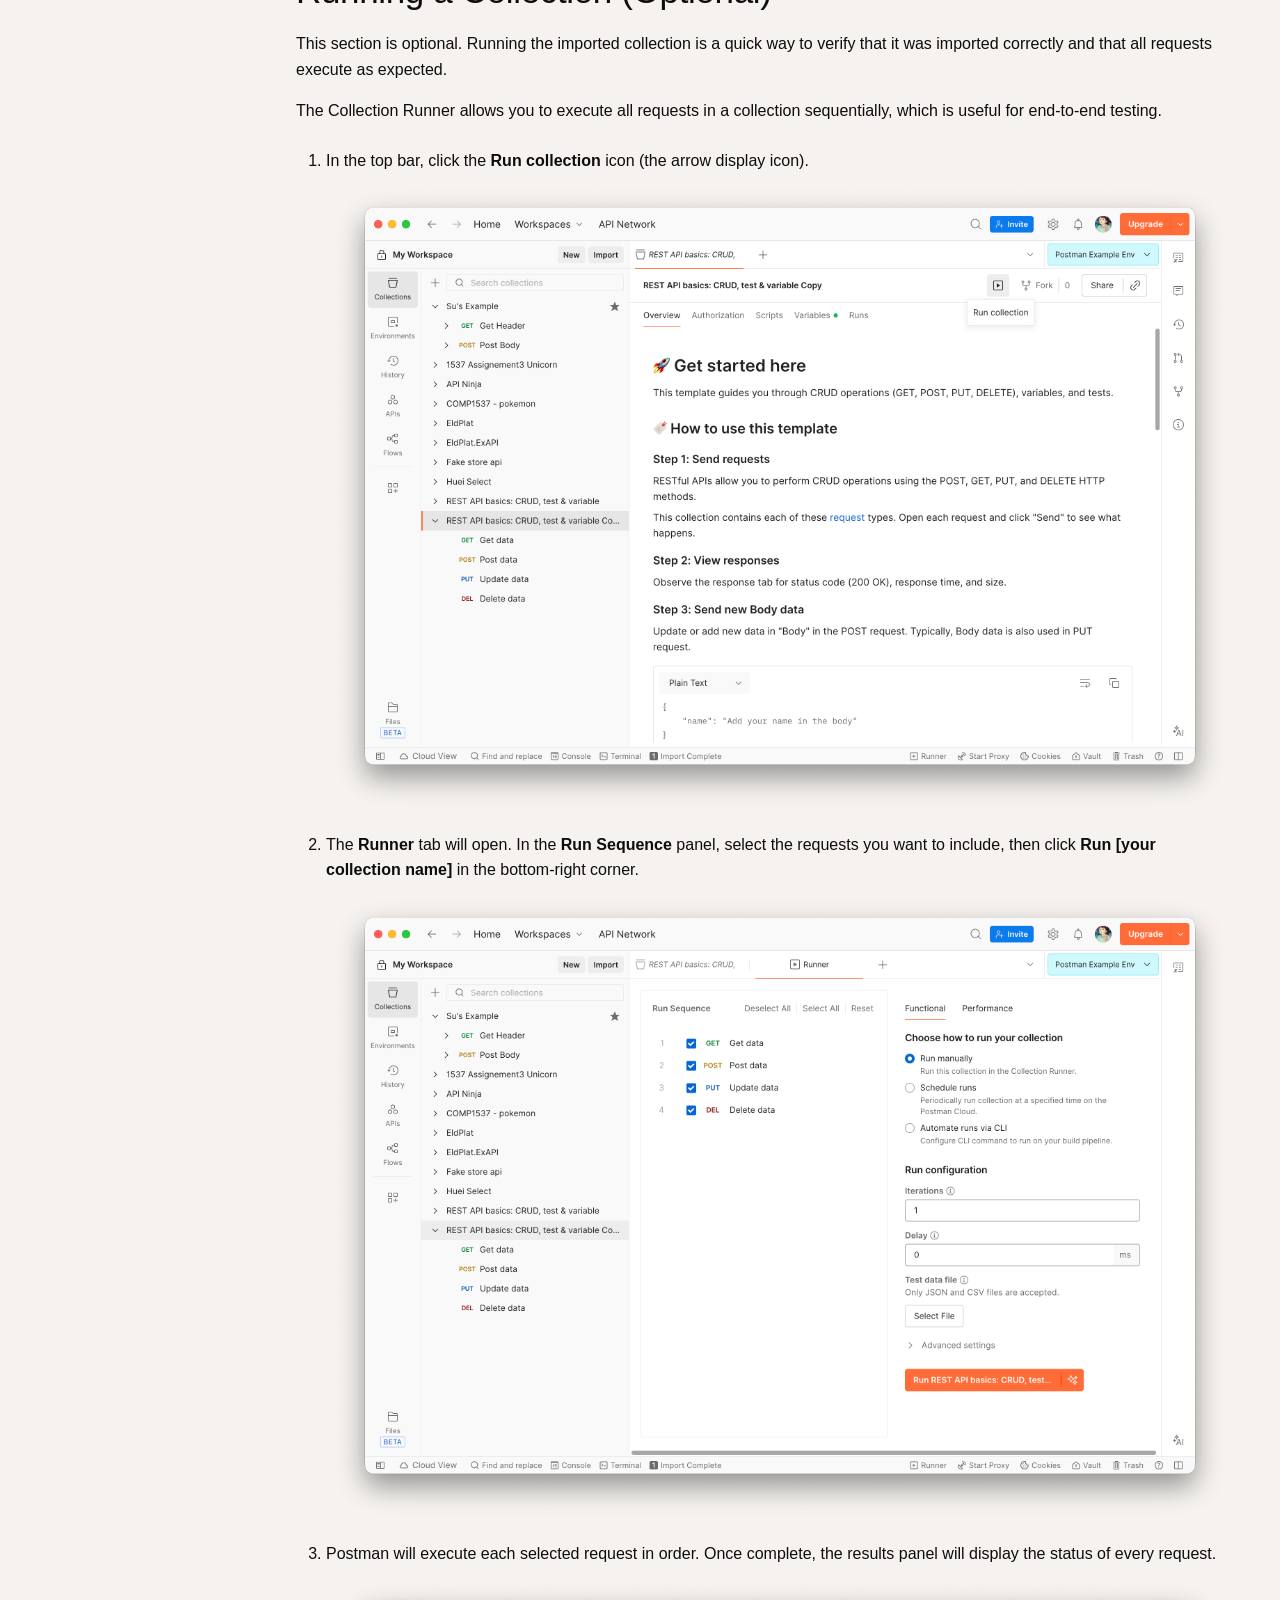
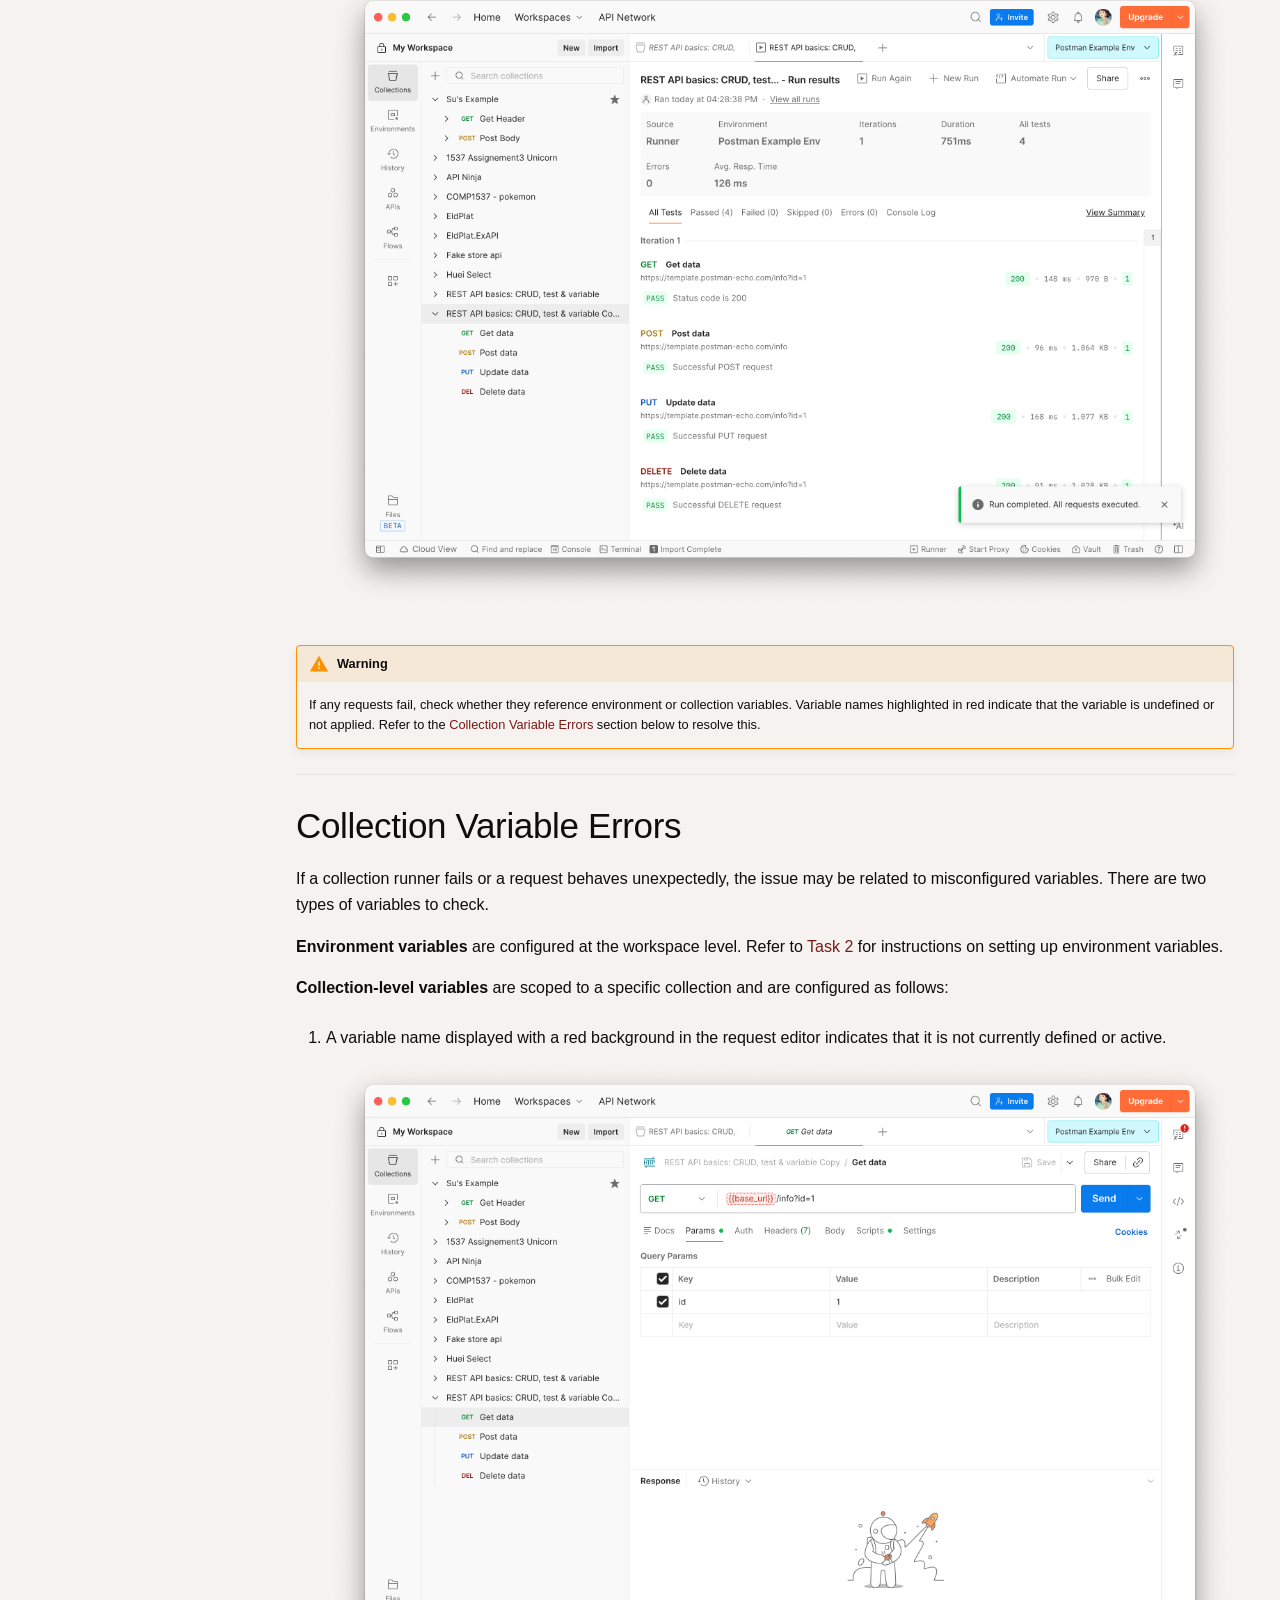
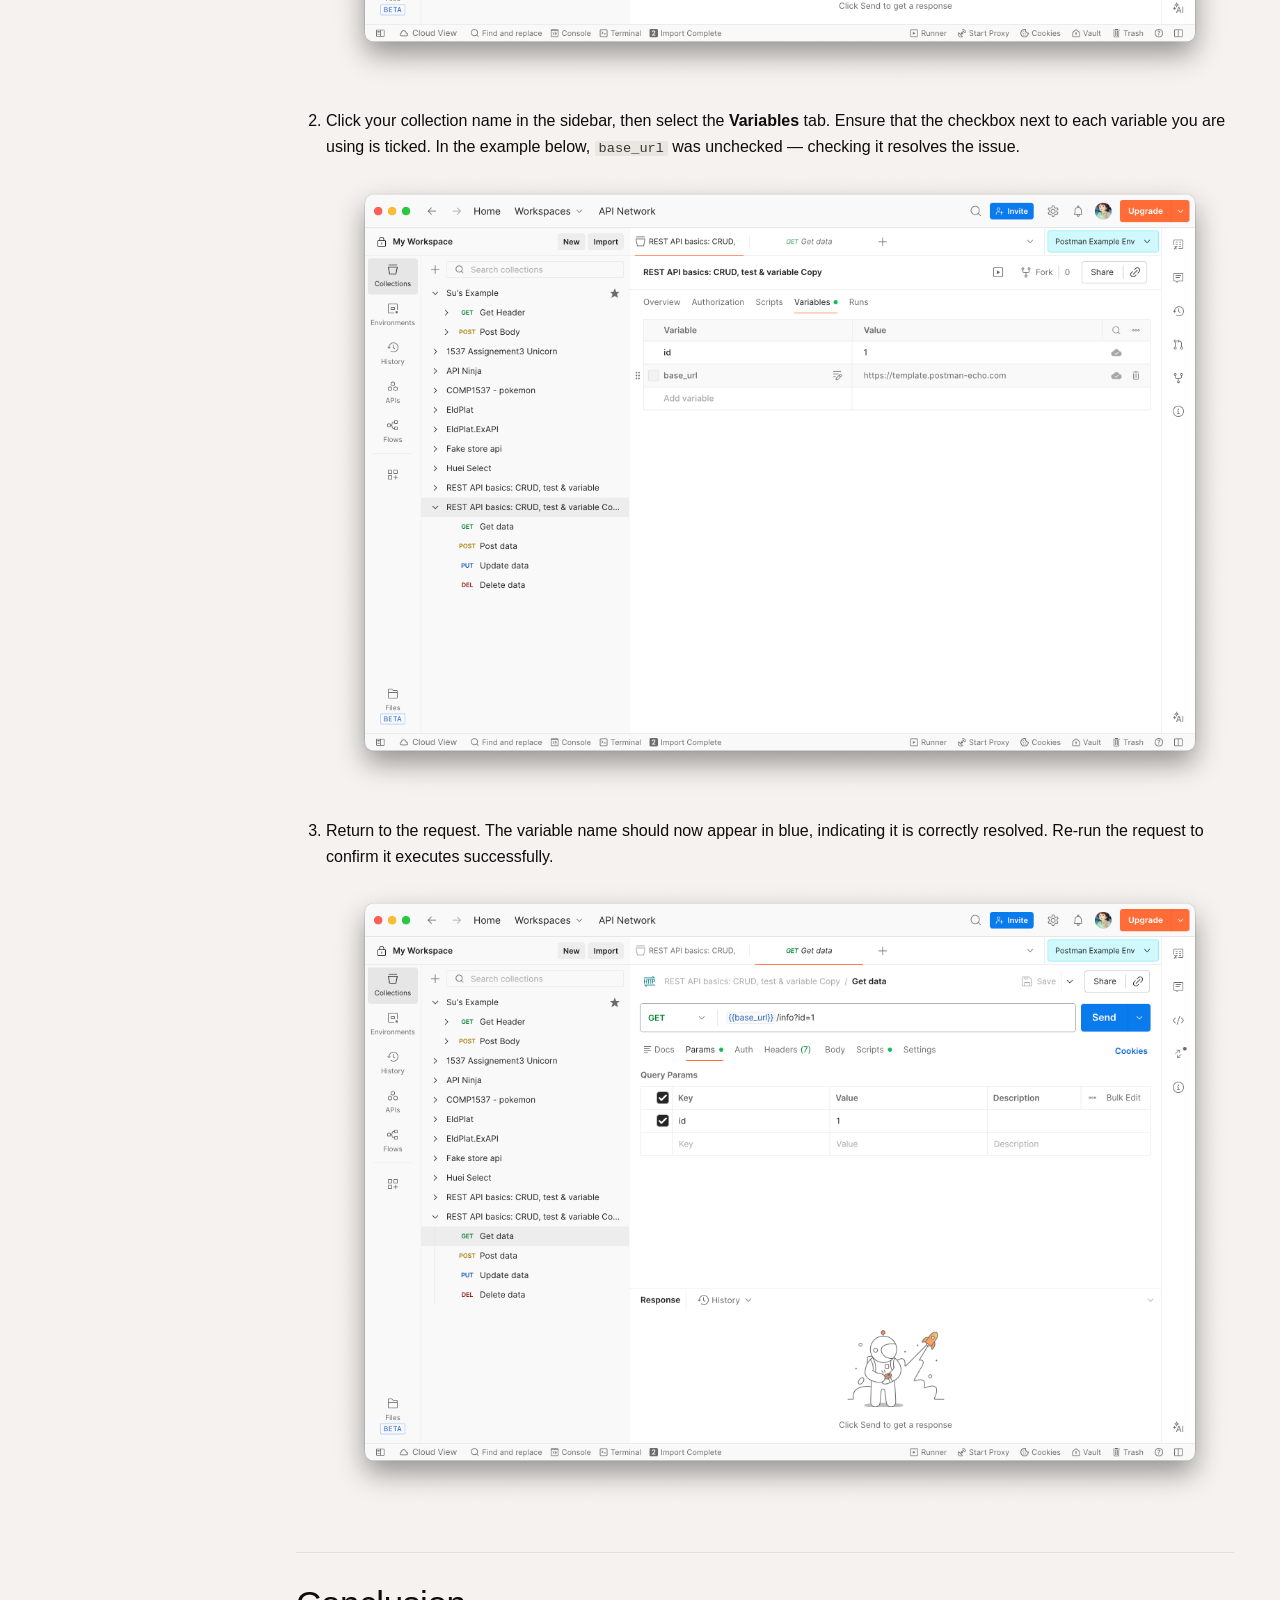
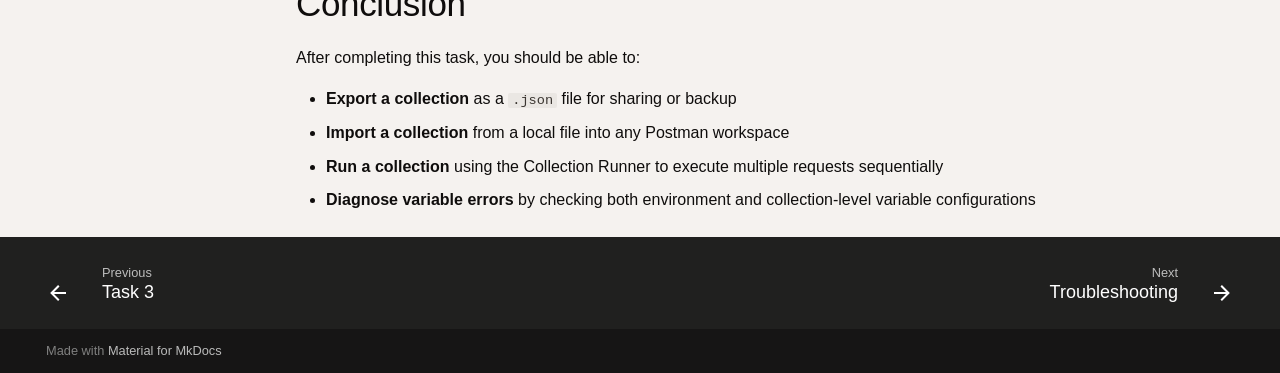
<file: Task4/index.html>
<!doctype html>
<html lang="en" class="no-js">
  <head>
    
      <meta charset="utf-8">
      <meta name="viewport" content="width=device-width,initial-scale=1">
      
      
      
        <link rel="canonical" href="https://github.com/voiid16/Postman-API-Documentation/Task4/">
      
      
        <link rel="prev" href="../Task3/">
      
      
        <link rel="next" href="../TroubleShooting/">
      
      
        
      
      
      <link rel="icon" href="../assets/images/favicon.png">
      <meta name="generator" content="mkdocs-1.6.1, mkdocs-material-9.7.6">
    
    
      
        <title>Managing Collections in Postman - Postman API Documentation</title>
      
    
    
      <link rel="stylesheet" href="../assets/stylesheets/main.484c7ddc.min.css">
      
        
        <link rel="stylesheet" href="../assets/stylesheets/palette.ab4e12ef.min.css">
      
      


    
    
      
    
    
      
        
        
        <link rel="preconnect" href="https://fonts.gstatic.com" crossorigin>
        <link rel="stylesheet" href="https://fonts.googleapis.com/css?family=IBM+Plex+Sans:300,300i,400,400i,700,700i%7CIBM+Plex+Mono:400,400i,700,700i&display=fallback">
        <style>:root{--md-text-font:"IBM Plex Sans";--md-code-font:"IBM Plex Mono"}</style>
      
    
    
      <link rel="stylesheet" href="../stylesheets/extra.css">
    
    <script>__md_scope=new URL("..",location),__md_hash=e=>[...e].reduce(((e,_)=>(e<<5)-e+_.charCodeAt(0)),0),__md_get=(e,_=localStorage,t=__md_scope)=>JSON.parse(_.getItem(t.pathname+"."+e)),__md_set=(e,_,t=localStorage,a=__md_scope)=>{try{t.setItem(a.pathname+"."+e,JSON.stringify(_))}catch(e){}}</script>
    
      

    
    
  </head>
  
  
    
    
      
    
    
    
    
    <body dir="ltr" data-md-color-scheme="default" data-md-color-primary="custom" data-md-color-accent="custom">
  
    
    <input class="md-toggle" data-md-toggle="drawer" type="checkbox" id="__drawer" autocomplete="off">
    <input class="md-toggle" data-md-toggle="search" type="checkbox" id="__search" autocomplete="off">
    <label class="md-overlay" for="__drawer"></label>
    <div data-md-component="skip">
      
        
        <a href="#task-4-managing-collections-in-postman" class="md-skip">
          Skip to content
        </a>
      
    </div>
    <div data-md-component="announce">
      
    </div>
    
    
      

  

<header class="md-header md-header--shadow" data-md-component="header">
  <nav class="md-header__inner md-grid" aria-label="Header">
    <a href=".." title="Postman API Documentation" class="md-header__button md-logo" aria-label="Postman API Documentation" data-md-component="logo">
      
  
  <svg xmlns="http://www.w3.org/2000/svg" viewBox="0 0 24 24"><path d="M12 8a3 3 0 0 0 3-3 3 3 0 0 0-3-3 3 3 0 0 0-3 3 3 3 0 0 0 3 3m0 3.54C9.64 9.35 6.5 8 3 8v11c3.5 0 6.64 1.35 9 3.54 2.36-2.19 5.5-3.54 9-3.54V8c-3.5 0-6.64 1.35-9 3.54"/></svg>

    </a>
    <label class="md-header__button md-icon" for="__drawer">
      
      <svg xmlns="http://www.w3.org/2000/svg" viewBox="0 0 24 24"><path d="M3 6h18v2H3zm0 5h18v2H3zm0 5h18v2H3z"/></svg>
    </label>
    <div class="md-header__title" data-md-component="header-title">
      <div class="md-header__ellipsis">
        <div class="md-header__topic">
          <span class="md-ellipsis">
            Postman API Documentation
          </span>
        </div>
        <div class="md-header__topic" data-md-component="header-topic">
          <span class="md-ellipsis">
            
              Managing Collections in Postman
            
          </span>
        </div>
      </div>
    </div>
    
      
        <form class="md-header__option" data-md-component="palette">
  
    
    
    
    <input class="md-option" data-md-color-media="" data-md-color-scheme="default" data-md-color-primary="custom" data-md-color-accent="custom"  aria-label="Switch to dark mode"  type="radio" name="__palette" id="__palette_0">
    
      <label class="md-header__button md-icon" title="Switch to dark mode" for="__palette_1" hidden>
        <svg xmlns="http://www.w3.org/2000/svg" viewBox="0 0 24 24"><path d="M12 7a5 5 0 0 1 5 5 5 5 0 0 1-5 5 5 5 0 0 1-5-5 5 5 0 0 1 5-5m0 2a3 3 0 0 0-3 3 3 3 0 0 0 3 3 3 3 0 0 0 3-3 3 3 0 0 0-3-3m0-7 2.39 3.42C13.65 5.15 12.84 5 12 5s-1.65.15-2.39.42zM3.34 7l4.16-.35A7.2 7.2 0 0 0 5.94 8.5c-.44.74-.69 1.5-.83 2.29zm.02 10 1.76-3.77a7.131 7.131 0 0 0 2.38 4.14zM20.65 7l-1.77 3.79a7.02 7.02 0 0 0-2.38-4.15zm-.01 10-4.14.36c.59-.51 1.12-1.14 1.54-1.86.42-.73.69-1.5.83-2.29zM12 22l-2.41-3.44c.74.27 1.55.44 2.41.44.82 0 1.63-.17 2.37-.44z"/></svg>
      </label>
    
  
    
    
    
    <input class="md-option" data-md-color-media="" data-md-color-scheme="slate" data-md-color-primary="custom" data-md-color-accent="custom"  aria-label="Switch to light mode"  type="radio" name="__palette" id="__palette_1">
    
      <label class="md-header__button md-icon" title="Switch to light mode" for="__palette_0" hidden>
        <svg xmlns="http://www.w3.org/2000/svg" viewBox="0 0 24 24"><path d="m17.75 4.09-2.53 1.94.91 3.06-2.63-1.81-2.63 1.81.91-3.06-2.53-1.94L12.44 4l1.06-3 1.06 3zm3.5 6.91-1.64 1.25.59 1.98-1.7-1.17-1.7 1.17.59-1.98L15.75 11l2.06-.05L18.5 9l.69 1.95zm-2.28 4.95c.83-.08 1.72 1.1 1.19 1.85-.32.45-.66.87-1.08 1.27C15.17 23 8.84 23 4.94 19.07c-3.91-3.9-3.91-10.24 0-14.14.4-.4.82-.76 1.27-1.08.75-.53 1.93.36 1.85 1.19-.27 2.86.69 5.83 2.89 8.02a9.96 9.96 0 0 0 8.02 2.89m-1.64 2.02a12.08 12.08 0 0 1-7.8-3.47c-2.17-2.19-3.33-5-3.49-7.82-2.81 3.14-2.7 7.96.31 10.98 3.02 3.01 7.84 3.12 10.98.31"/></svg>
      </label>
    
  
</form>
      
    
    
      <script>var palette=__md_get("__palette");if(palette&&palette.color){if("(prefers-color-scheme)"===palette.color.media){var media=matchMedia("(prefers-color-scheme: light)"),input=document.querySelector(media.matches?"[data-md-color-media='(prefers-color-scheme: light)']":"[data-md-color-media='(prefers-color-scheme: dark)']");palette.color.media=input.getAttribute("data-md-color-media"),palette.color.scheme=input.getAttribute("data-md-color-scheme"),palette.color.primary=input.getAttribute("data-md-color-primary"),palette.color.accent=input.getAttribute("data-md-color-accent")}for(var[key,value]of Object.entries(palette.color))document.body.setAttribute("data-md-color-"+key,value)}</script>
    
    
    
      
      
        <label class="md-header__button md-icon" for="__search">
          
          <svg xmlns="http://www.w3.org/2000/svg" viewBox="0 0 24 24"><path d="M9.5 3A6.5 6.5 0 0 1 16 9.5c0 1.61-.59 3.09-1.56 4.23l.27.27h.79l5 5-1.5 1.5-5-5v-.79l-.27-.27A6.52 6.52 0 0 1 9.5 16 6.5 6.5 0 0 1 3 9.5 6.5 6.5 0 0 1 9.5 3m0 2C7 5 5 7 5 9.5S7 14 9.5 14 14 12 14 9.5 12 5 9.5 5"/></svg>
        </label>
        <div class="md-search" data-md-component="search" role="dialog">
  <label class="md-search__overlay" for="__search"></label>
  <div class="md-search__inner" role="search">
    <form class="md-search__form" name="search">
      <input type="text" class="md-search__input" name="query" aria-label="Search" placeholder="Search" autocapitalize="off" autocorrect="off" autocomplete="off" spellcheck="false" data-md-component="search-query" required>
      <label class="md-search__icon md-icon" for="__search">
        
        <svg xmlns="http://www.w3.org/2000/svg" viewBox="0 0 24 24"><path d="M9.5 3A6.5 6.5 0 0 1 16 9.5c0 1.61-.59 3.09-1.56 4.23l.27.27h.79l5 5-1.5 1.5-5-5v-.79l-.27-.27A6.52 6.52 0 0 1 9.5 16 6.5 6.5 0 0 1 3 9.5 6.5 6.5 0 0 1 9.5 3m0 2C7 5 5 7 5 9.5S7 14 9.5 14 14 12 14 9.5 12 5 9.5 5"/></svg>
        
        <svg xmlns="http://www.w3.org/2000/svg" viewBox="0 0 24 24"><path d="M20 11v2H8l5.5 5.5-1.42 1.42L4.16 12l7.92-7.92L13.5 5.5 8 11z"/></svg>
      </label>
      <nav class="md-search__options" aria-label="Search">
        
        <button type="reset" class="md-search__icon md-icon" title="Clear" aria-label="Clear" tabindex="-1">
          
          <svg xmlns="http://www.w3.org/2000/svg" viewBox="0 0 24 24"><path d="M19 6.41 17.59 5 12 10.59 6.41 5 5 6.41 10.59 12 5 17.59 6.41 19 12 13.41 17.59 19 19 17.59 13.41 12z"/></svg>
        </button>
      </nav>
      
        <div class="md-search__suggest" data-md-component="search-suggest"></div>
      
    </form>
    <div class="md-search__output">
      <div class="md-search__scrollwrap" tabindex="0" data-md-scrollfix>
        <div class="md-search-result" data-md-component="search-result">
          <div class="md-search-result__meta">
            Initializing search
          </div>
          <ol class="md-search-result__list" role="presentation"></ol>
        </div>
      </div>
    </div>
  </div>
</div>
      
    
    
  </nav>
  
</header>
    
    <div class="md-container" data-md-component="container">
      
      
        
          
        
      
      <main class="md-main" data-md-component="main">
        <div class="md-main__inner md-grid">
          
            
              
              <div class="md-sidebar md-sidebar--primary" data-md-component="sidebar" data-md-type="navigation" >
                <div class="md-sidebar__scrollwrap">
                  <div class="md-sidebar__inner">
                    



  

<nav class="md-nav md-nav--primary md-nav--integrated" aria-label="Navigation" data-md-level="0">
  <label class="md-nav__title" for="__drawer">
    <a href=".." title="Postman API Documentation" class="md-nav__button md-logo" aria-label="Postman API Documentation" data-md-component="logo">
      
  
  <svg xmlns="http://www.w3.org/2000/svg" viewBox="0 0 24 24"><path d="M12 8a3 3 0 0 0 3-3 3 3 0 0 0-3-3 3 3 0 0 0-3 3 3 3 0 0 0 3 3m0 3.54C9.64 9.35 6.5 8 3 8v11c3.5 0 6.64 1.35 9 3.54 2.36-2.19 5.5-3.54 9-3.54V8c-3.5 0-6.64 1.35-9 3.54"/></svg>

    </a>
    Postman API Documentation
  </label>
  
  <ul class="md-nav__list" data-md-scrollfix>
    
      
      
  
  
  
  
    <li class="md-nav__item">
      <a href=".." class="md-nav__link">
        
  
  
  <span class="md-ellipsis">
    
  
    Home
  

    
  </span>
  
  

      </a>
    </li>
  

    
      
      
  
  
  
  
    <li class="md-nav__item">
      <a href="../Task1/" class="md-nav__link">
        
  
  
  <span class="md-ellipsis">
    
  
    Sending a GET Request
  

    
  </span>
  
  

      </a>
    </li>
  

    
      
      
  
  
  
  
    <li class="md-nav__item">
      <a href="../Task2/" class="md-nav__link">
        
  
  
  <span class="md-ellipsis">
    
  
    Using Environment Variables
  

    
  </span>
  
  

      </a>
    </li>
  

    
      
      
  
  
  
  
    <li class="md-nav__item">
      <a href="../Task3/" class="md-nav__link">
        
  
  
  <span class="md-ellipsis">
    
  
    Task 3
  

    
  </span>
  
  

      </a>
    </li>
  

    
      
      
  
  
    
  
  
  
    <li class="md-nav__item md-nav__item--active">
      
      <input class="md-nav__toggle md-toggle" type="checkbox" id="__toc">
      
      
        
      
      
        <label class="md-nav__link md-nav__link--active" for="__toc">
          
  
  
  <span class="md-ellipsis">
    
  
    Managing Collections in Postman
  

    
  </span>
  
  

          <span class="md-nav__icon md-icon"></span>
        </label>
      
      <a href="./" class="md-nav__link md-nav__link--active">
        
  
  
  <span class="md-ellipsis">
    
  
    Managing Collections in Postman
  

    
  </span>
  
  

      </a>
      
        

<nav class="md-nav md-nav--secondary" aria-label="Table of contents">
  
  
  
    
  
  
    <label class="md-nav__title" for="__toc">
      <span class="md-nav__icon md-icon"></span>
      Table of contents
    </label>
    <ul class="md-nav__list" data-md-component="toc" data-md-scrollfix>
      
        <li class="md-nav__item">
  <a href="#overview" class="md-nav__link">
    <span class="md-ellipsis">
      
        Overview
      
    </span>
  </a>
  
</li>
      
        <li class="md-nav__item">
  <a href="#exporting-a-collection" class="md-nav__link">
    <span class="md-ellipsis">
      
        Exporting a Collection
      
    </span>
  </a>
  
</li>
      
        <li class="md-nav__item">
  <a href="#importing-a-collection" class="md-nav__link">
    <span class="md-ellipsis">
      
        Importing a Collection
      
    </span>
  </a>
  
</li>
      
        <li class="md-nav__item">
  <a href="#running-a-collection-optional" class="md-nav__link">
    <span class="md-ellipsis">
      
        Running a Collection (Optional)
      
    </span>
  </a>
  
</li>
      
        <li class="md-nav__item">
  <a href="#collection-variable-errors" class="md-nav__link">
    <span class="md-ellipsis">
      
        Collection Variable Errors
      
    </span>
  </a>
  
</li>
      
        <li class="md-nav__item">
  <a href="#conclusion" class="md-nav__link">
    <span class="md-ellipsis">
      
        Conclusion
      
    </span>
  </a>
  
</li>
      
    </ul>
  
</nav>
      
    </li>
  

    
      
      
  
  
  
  
    <li class="md-nav__item">
      <a href="../TroubleShooting/" class="md-nav__link">
        
  
  
  <span class="md-ellipsis">
    
  
    Troubleshooting
  

    
  </span>
  
  

      </a>
    </li>
  

    
      
      
  
  
  
  
    <li class="md-nav__item">
      <a href="../glossary/" class="md-nav__link">
        
  
  
  <span class="md-ellipsis">
    
  
    Glossary
  

    
  </span>
  
  

      </a>
    </li>
  

    
  </ul>
</nav>
                  </div>
                </div>
              </div>
            
            
          
          
            <div class="md-content" data-md-component="content">
              
              <article class="md-content__inner md-typeset">
                
                  



<h1 id="task-4-managing-collections-in-postman">Task 4 — Managing Collections in Postman</h1>
<h2 id="overview">Overview</h2>
<p>Collections allow you to group, organize, and share related API requests. This task walks you through exporting a collection as a JSON file, importing it into Postman, and running all requests in a collection at once. By the end of this task, you will be able to transfer collections between workspaces and verify that imported requests execute correctly.</p>
<hr />
<h2 id="exporting-a-collection">Exporting a Collection</h2>
<p>Exporting a collection produces a JSON file that can be shared with teammates or stored in version control, making it easy to synchronize API workflows across different environments and team members.</p>
<ol>
<li>
<p>In the left sidebar, click <strong>Collections</strong> and locate the collection you wish to export. In this example, we will use the <strong>REST API basics: CRUD, test &amp; variable</strong> collection — feel free to use whichever collection you currently have. If you do not have a collection yet, refer to <a href="#">Task 3</a> to create one first.</p>
<p><img alt="Postman UI" src="../assets/task4/1.png" /></p>
</li>
<li>
<p>Hover over the collection name until the <strong>⋯</strong> icon appears. Click it to open the context menu, then hover over <strong>More</strong> and select <strong>Export</strong>.</p>
<p><img alt="Postman UI" src="../assets/task4/2.png" /></p>
</li>
<li>
<p>A dialog will appear offering sharing options. Click <strong>Continue with Export</strong> in the bottom-right corner to proceed with a local file export.</p>
<p><img alt="Postman UI" src="../assets/task4/3.png" /></p>
</li>
<li>
<p>In the next dialog, click the <strong>Export</strong> button in the bottom-right corner.</p>
<p><img alt="Postman UI" src="../assets/task4/4.png" /></p>
</li>
<li>
<p>Your operating system will prompt you to choose a save location. Select a destination folder, keep the default filename provided by Postman, and click <strong>Save</strong>.</p>
<p><img alt="Postman UI" src="../assets/task4/5.png" /></p>
</li>
</ol>
<div class="admonition success">
<p class="admonition-title">Success</p>
<p>Your collection has been exported as a <code>.json</code> file and is ready to be shared or imported into another Postman workspace. Keep this file handy — you will use it in the next section.</p>
</div>
<hr />
<h2 id="importing-a-collection">Importing a Collection</h2>
<p>The steps below use the <code>.json</code> file exported in the previous section. However, any valid Postman collection JSON file can be imported using the same process, including collections shared by teammates.</p>
<ol>
<li>
<p>Click the <strong>Import</strong> button in the <strong>My Workspace</strong> top bar.</p>
<p><img alt="Postman UI" src="../assets/task4/6.png" /></p>
</li>
<li>
<p>In the dialog that appears, click the <strong>files</strong> link to import from a local file.</p>
<p><img alt="Postman UI" src="../assets/task4/7.png" /></p>
</li>
<li>
<p>Your system file browser will open. Navigate to the folder containing your <code>.json</code> file, select it, and click <strong>Open</strong>.</p>
<p><img alt="Postman UI" src="../assets/task4/8.png" /></p>
</li>
<li>
<p>If the collection already exists in your workspace, Postman will display a conflict dialog. Click <strong>Import as Copy</strong> to import it without overwriting the existing collection.</p>
<p><img alt="Postman UI" src="../assets/task4/9.png" /></p>
</li>
<li>
<p>The collection will now appear in your <strong>Collections</strong> sidebar, ready for use.</p>
<p><img alt="Postman UI" src="../assets/task4/10.png" /></p>
</li>
</ol>
<div class="admonition success">
<p class="admonition-title">Success</p>
<p>Your collection has been successfully imported into your Postman workspace. You can now access all of its saved requests and continue testing your APIs.</p>
</div>
<hr />
<h2 id="running-a-collection-optional">Running a Collection (Optional)</h2>
<p>This section is optional. Running the imported collection is a quick way to verify that it was imported correctly and that all requests execute as expected.</p>
<p>The Collection Runner allows you to execute all requests in a collection sequentially, which is useful for end-to-end testing.</p>
<ol>
<li>
<p>In the top bar, click the <strong>Run collection</strong> icon (the arrow display icon).</p>
<p><img alt="Postman UI" src="../assets/task4/11.png" /></p>
</li>
<li>
<p>The <strong>Runner</strong> tab will open. In the <strong>Run Sequence</strong> panel, select the requests you want to include, then click <strong>Run [your collection name]</strong> in the bottom-right corner.</p>
<p><img alt="Postman UI" src="../assets/task4/12.png" /></p>
</li>
<li>
<p>Postman will execute each selected request in order. Once complete, the results panel will display the status of every request.</p>
<p><img alt="Postman UI" src="../assets/task4/13.png" /></p>
</li>
</ol>
<div class="admonition warning">
<p class="admonition-title">Warning</p>
<p>If any requests fail, check whether they reference environment or collection variables. Variable names highlighted in red indicate that the variable is undefined or not applied. Refer to the <a href="#collection-variable-errors">Collection Variable Errors</a> section below to resolve this.</p>
</div>
<hr />
<h2 id="collection-variable-errors">Collection Variable Errors</h2>
<p>If a collection runner fails or a request behaves unexpectedly, the issue may be related to misconfigured variables. There are two types of variables to check.</p>
<p><strong>Environment variables</strong> are configured at the workspace level. Refer to <a href="#">Task 2</a> for instructions on setting up environment variables.</p>
<p><strong>Collection-level variables</strong> are scoped to a specific collection and are configured as follows:</p>
<ol>
<li>
<p>A variable name displayed with a red background in the request editor indicates that it is not currently defined or active.</p>
<p><img alt="Postman UI" src="../assets/task4/14.png" /></p>
</li>
<li>
<p>Click your collection name in the sidebar, then select the <strong>Variables</strong> tab. Ensure that the checkbox next to each variable you are using is ticked. In the example below, <code>base_url</code> was unchecked — checking it resolves the issue.</p>
<p><img alt="Postman UI" src="../assets/task4/15.png" /></p>
</li>
<li>
<p>Return to the request. The variable name should now appear in blue, indicating it is correctly resolved. Re-run the request to confirm it executes successfully.</p>
<p><img alt="Postman UI" src="../assets/task4/16.png" /></p>
</li>
</ol>
<hr />
<h2 id="conclusion">Conclusion</h2>
<p>After completing this task, you should be able to:</p>
<ul>
<li><strong>Export a collection</strong> as a <code>.json</code> file for sharing or backup</li>
<li><strong>Import a collection</strong> from a local file into any Postman workspace</li>
<li><strong>Run a collection</strong> using the Collection Runner to execute multiple requests sequentially</li>
<li><strong>Diagnose variable errors</strong> by checking both environment and collection-level variable configurations</li>
</ul>












                
              </article>
            </div>
          
          
<script>var target=document.getElementById(location.hash.slice(1));target&&target.name&&(target.checked=target.name.startsWith("__tabbed_"))</script>
        </div>
        
          <button type="button" class="md-top md-icon" data-md-component="top" hidden>
  
  <svg xmlns="http://www.w3.org/2000/svg" viewBox="0 0 24 24"><path d="M13 20h-2V8l-5.5 5.5-1.42-1.42L12 4.16l7.92 7.92-1.42 1.42L13 8z"/></svg>
  Back to top
</button>
        
      </main>
      
        <footer class="md-footer">
  
    
      
      <nav class="md-footer__inner md-grid" aria-label="Footer" >
        
          
          <a href="../Task3/" class="md-footer__link md-footer__link--prev" aria-label="Previous: Task 3">
            <div class="md-footer__button md-icon">
              
              <svg xmlns="http://www.w3.org/2000/svg" viewBox="0 0 24 24"><path d="M20 11v2H8l5.5 5.5-1.42 1.42L4.16 12l7.92-7.92L13.5 5.5 8 11z"/></svg>
            </div>
            <div class="md-footer__title">
              <span class="md-footer__direction">
                Previous
              </span>
              <div class="md-ellipsis">
                Task 3
              </div>
            </div>
          </a>
        
        
          
          <a href="../TroubleShooting/" class="md-footer__link md-footer__link--next" aria-label="Next: Troubleshooting">
            <div class="md-footer__title">
              <span class="md-footer__direction">
                Next
              </span>
              <div class="md-ellipsis">
                Troubleshooting
              </div>
            </div>
            <div class="md-footer__button md-icon">
              
              <svg xmlns="http://www.w3.org/2000/svg" viewBox="0 0 24 24"><path d="M4 11v2h12l-5.5 5.5 1.42 1.42L19.84 12l-7.92-7.92L10.5 5.5 16 11z"/></svg>
            </div>
          </a>
        
      </nav>
    
  
  <div class="md-footer-meta md-typeset">
    <div class="md-footer-meta__inner md-grid">
      <div class="md-copyright">
  
  
    Made with
    <a href="https://squidfunk.github.io/mkdocs-material/" target="_blank" rel="noopener">
      Material for MkDocs
    </a>
  
</div>
      
    </div>
  </div>
</footer>
      
    </div>
    <div class="md-dialog" data-md-component="dialog">
      <div class="md-dialog__inner md-typeset"></div>
    </div>
    
    
    
      
      
      <script id="__config" type="application/json">{"annotate": null, "base": "..", "features": ["navigation.top", "navigation.footer", "navigation.sections", "navigation.expand", "toc.integrate", "search.suggest", "content.code.copy"], "search": "../assets/javascripts/workers/search.2c215733.min.js", "tags": null, "translations": {"clipboard.copied": "Copied to clipboard", "clipboard.copy": "Copy to clipboard", "search.result.more.one": "1 more on this page", "search.result.more.other": "# more on this page", "search.result.none": "No matching documents", "search.result.one": "1 matching document", "search.result.other": "# matching documents", "search.result.placeholder": "Type to start searching", "search.result.term.missing": "Missing", "select.version": "Select version"}, "version": null}</script>
    
    
      <script src="../assets/javascripts/bundle.79ae519e.min.js"></script>
      
    
  </body>
</html>
</file>
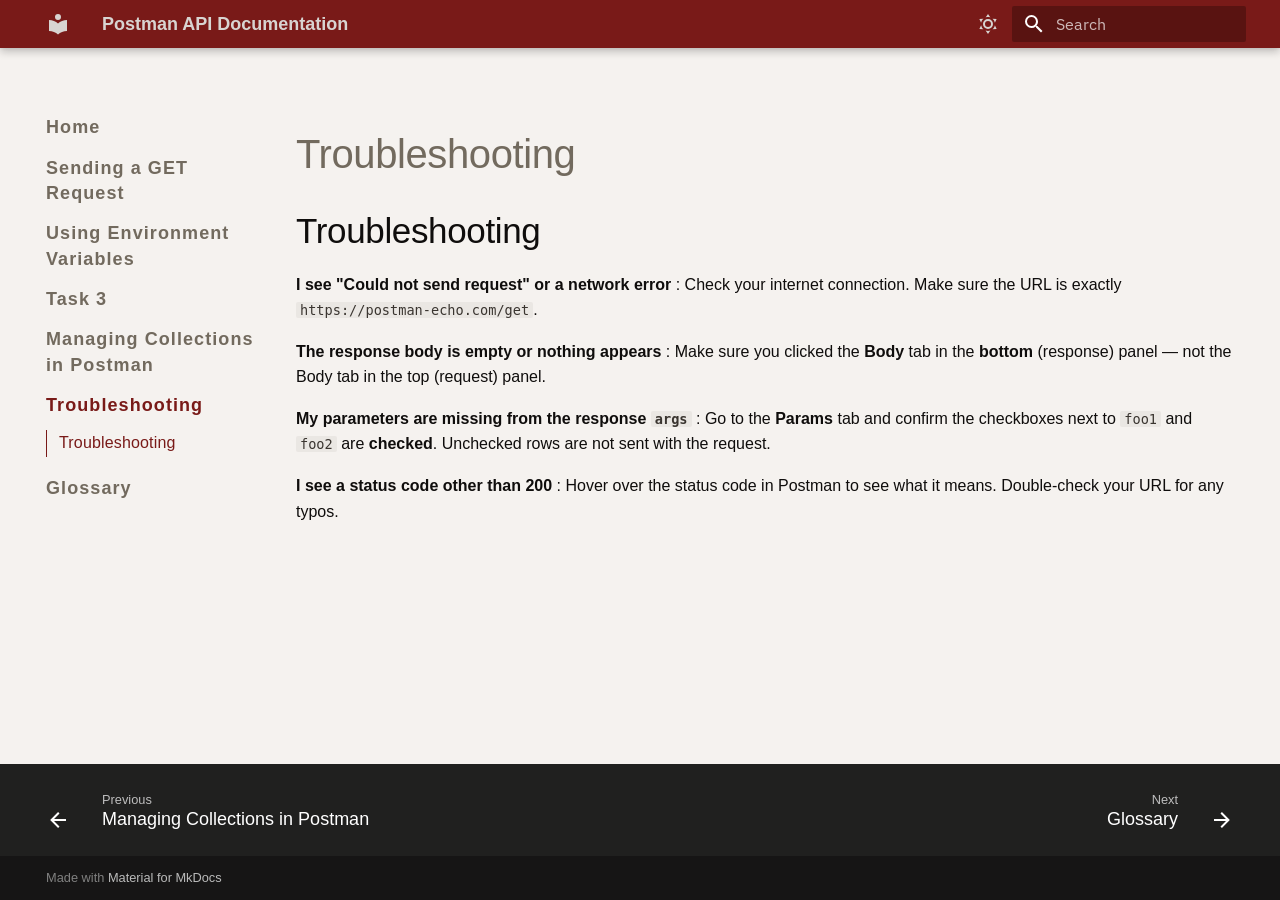
<file: TroubleShooting/index.html>
<!doctype html>
<html lang="en" class="no-js">
  <head>
    
      <meta charset="utf-8">
      <meta name="viewport" content="width=device-width,initial-scale=1">
      
      
      
        <link rel="canonical" href="https://github.com/voiid16/Postman-API-Documentation/TroubleShooting/">
      
      
        <link rel="prev" href="../Task4/">
      
      
        <link rel="next" href="../glossary/">
      
      
        
      
      
      <link rel="icon" href="../assets/images/favicon.png">
      <meta name="generator" content="mkdocs-1.6.1, mkdocs-material-9.7.6">
    
    
      
        <title>Troubleshooting - Postman API Documentation</title>
      
    
    
      <link rel="stylesheet" href="../assets/stylesheets/main.484c7ddc.min.css">
      
        
        <link rel="stylesheet" href="../assets/stylesheets/palette.ab4e12ef.min.css">
      
      


    
    
      
    
    
      
        
        
        <link rel="preconnect" href="https://fonts.gstatic.com" crossorigin>
        <link rel="stylesheet" href="https://fonts.googleapis.com/css?family=IBM+Plex+Sans:300,300i,400,400i,700,700i%7CIBM+Plex+Mono:400,400i,700,700i&display=fallback">
        <style>:root{--md-text-font:"IBM Plex Sans";--md-code-font:"IBM Plex Mono"}</style>
      
    
    
      <link rel="stylesheet" href="../stylesheets/extra.css">
    
    <script>__md_scope=new URL("..",location),__md_hash=e=>[...e].reduce(((e,_)=>(e<<5)-e+_.charCodeAt(0)),0),__md_get=(e,_=localStorage,t=__md_scope)=>JSON.parse(_.getItem(t.pathname+"."+e)),__md_set=(e,_,t=localStorage,a=__md_scope)=>{try{t.setItem(a.pathname+"."+e,JSON.stringify(_))}catch(e){}}</script>
    
      

    
    
  </head>
  
  
    
    
      
    
    
    
    
    <body dir="ltr" data-md-color-scheme="default" data-md-color-primary="custom" data-md-color-accent="custom">
  
    
    <input class="md-toggle" data-md-toggle="drawer" type="checkbox" id="__drawer" autocomplete="off">
    <input class="md-toggle" data-md-toggle="search" type="checkbox" id="__search" autocomplete="off">
    <label class="md-overlay" for="__drawer"></label>
    <div data-md-component="skip">
      
        
        <a href="#troubleshooting" class="md-skip">
          Skip to content
        </a>
      
    </div>
    <div data-md-component="announce">
      
    </div>
    
    
      

  

<header class="md-header md-header--shadow" data-md-component="header">
  <nav class="md-header__inner md-grid" aria-label="Header">
    <a href=".." title="Postman API Documentation" class="md-header__button md-logo" aria-label="Postman API Documentation" data-md-component="logo">
      
  
  <svg xmlns="http://www.w3.org/2000/svg" viewBox="0 0 24 24"><path d="M12 8a3 3 0 0 0 3-3 3 3 0 0 0-3-3 3 3 0 0 0-3 3 3 3 0 0 0 3 3m0 3.54C9.64 9.35 6.5 8 3 8v11c3.5 0 6.64 1.35 9 3.54 2.36-2.19 5.5-3.54 9-3.54V8c-3.5 0-6.64 1.35-9 3.54"/></svg>

    </a>
    <label class="md-header__button md-icon" for="__drawer">
      
      <svg xmlns="http://www.w3.org/2000/svg" viewBox="0 0 24 24"><path d="M3 6h18v2H3zm0 5h18v2H3zm0 5h18v2H3z"/></svg>
    </label>
    <div class="md-header__title" data-md-component="header-title">
      <div class="md-header__ellipsis">
        <div class="md-header__topic">
          <span class="md-ellipsis">
            Postman API Documentation
          </span>
        </div>
        <div class="md-header__topic" data-md-component="header-topic">
          <span class="md-ellipsis">
            
              Troubleshooting
            
          </span>
        </div>
      </div>
    </div>
    
      
        <form class="md-header__option" data-md-component="palette">
  
    
    
    
    <input class="md-option" data-md-color-media="" data-md-color-scheme="default" data-md-color-primary="custom" data-md-color-accent="custom"  aria-label="Switch to dark mode"  type="radio" name="__palette" id="__palette_0">
    
      <label class="md-header__button md-icon" title="Switch to dark mode" for="__palette_1" hidden>
        <svg xmlns="http://www.w3.org/2000/svg" viewBox="0 0 24 24"><path d="M12 7a5 5 0 0 1 5 5 5 5 0 0 1-5 5 5 5 0 0 1-5-5 5 5 0 0 1 5-5m0 2a3 3 0 0 0-3 3 3 3 0 0 0 3 3 3 3 0 0 0 3-3 3 3 0 0 0-3-3m0-7 2.39 3.42C13.65 5.15 12.84 5 12 5s-1.65.15-2.39.42zM3.34 7l4.16-.35A7.2 7.2 0 0 0 5.94 8.5c-.44.74-.69 1.5-.83 2.29zm.02 10 1.76-3.77a7.131 7.131 0 0 0 2.38 4.14zM20.65 7l-1.77 3.79a7.02 7.02 0 0 0-2.38-4.15zm-.01 10-4.14.36c.59-.51 1.12-1.14 1.54-1.86.42-.73.69-1.5.83-2.29zM12 22l-2.41-3.44c.74.27 1.55.44 2.41.44.82 0 1.63-.17 2.37-.44z"/></svg>
      </label>
    
  
    
    
    
    <input class="md-option" data-md-color-media="" data-md-color-scheme="slate" data-md-color-primary="custom" data-md-color-accent="custom"  aria-label="Switch to light mode"  type="radio" name="__palette" id="__palette_1">
    
      <label class="md-header__button md-icon" title="Switch to light mode" for="__palette_0" hidden>
        <svg xmlns="http://www.w3.org/2000/svg" viewBox="0 0 24 24"><path d="m17.75 4.09-2.53 1.94.91 3.06-2.63-1.81-2.63 1.81.91-3.06-2.53-1.94L12.44 4l1.06-3 1.06 3zm3.5 6.91-1.64 1.25.59 1.98-1.7-1.17-1.7 1.17.59-1.98L15.75 11l2.06-.05L18.5 9l.69 1.95zm-2.28 4.95c.83-.08 1.72 1.1 1.19 1.85-.32.45-.66.87-1.08 1.27C15.17 23 8.84 23 4.94 19.07c-3.91-3.9-3.91-10.24 0-14.14.4-.4.82-.76 1.27-1.08.75-.53 1.93.36 1.85 1.19-.27 2.86.69 5.83 2.89 8.02a9.96 9.96 0 0 0 8.02 2.89m-1.64 2.02a12.08 12.08 0 0 1-7.8-3.47c-2.17-2.19-3.33-5-3.49-7.82-2.81 3.14-2.7 7.96.31 10.98 3.02 3.01 7.84 3.12 10.98.31"/></svg>
      </label>
    
  
</form>
      
    
    
      <script>var palette=__md_get("__palette");if(palette&&palette.color){if("(prefers-color-scheme)"===palette.color.media){var media=matchMedia("(prefers-color-scheme: light)"),input=document.querySelector(media.matches?"[data-md-color-media='(prefers-color-scheme: light)']":"[data-md-color-media='(prefers-color-scheme: dark)']");palette.color.media=input.getAttribute("data-md-color-media"),palette.color.scheme=input.getAttribute("data-md-color-scheme"),palette.color.primary=input.getAttribute("data-md-color-primary"),palette.color.accent=input.getAttribute("data-md-color-accent")}for(var[key,value]of Object.entries(palette.color))document.body.setAttribute("data-md-color-"+key,value)}</script>
    
    
    
      
      
        <label class="md-header__button md-icon" for="__search">
          
          <svg xmlns="http://www.w3.org/2000/svg" viewBox="0 0 24 24"><path d="M9.5 3A6.5 6.5 0 0 1 16 9.5c0 1.61-.59 3.09-1.56 4.23l.27.27h.79l5 5-1.5 1.5-5-5v-.79l-.27-.27A6.52 6.52 0 0 1 9.5 16 6.5 6.5 0 0 1 3 9.5 6.5 6.5 0 0 1 9.5 3m0 2C7 5 5 7 5 9.5S7 14 9.5 14 14 12 14 9.5 12 5 9.5 5"/></svg>
        </label>
        <div class="md-search" data-md-component="search" role="dialog">
  <label class="md-search__overlay" for="__search"></label>
  <div class="md-search__inner" role="search">
    <form class="md-search__form" name="search">
      <input type="text" class="md-search__input" name="query" aria-label="Search" placeholder="Search" autocapitalize="off" autocorrect="off" autocomplete="off" spellcheck="false" data-md-component="search-query" required>
      <label class="md-search__icon md-icon" for="__search">
        
        <svg xmlns="http://www.w3.org/2000/svg" viewBox="0 0 24 24"><path d="M9.5 3A6.5 6.5 0 0 1 16 9.5c0 1.61-.59 3.09-1.56 4.23l.27.27h.79l5 5-1.5 1.5-5-5v-.79l-.27-.27A6.52 6.52 0 0 1 9.5 16 6.5 6.5 0 0 1 3 9.5 6.5 6.5 0 0 1 9.5 3m0 2C7 5 5 7 5 9.5S7 14 9.5 14 14 12 14 9.5 12 5 9.5 5"/></svg>
        
        <svg xmlns="http://www.w3.org/2000/svg" viewBox="0 0 24 24"><path d="M20 11v2H8l5.5 5.5-1.42 1.42L4.16 12l7.92-7.92L13.5 5.5 8 11z"/></svg>
      </label>
      <nav class="md-search__options" aria-label="Search">
        
        <button type="reset" class="md-search__icon md-icon" title="Clear" aria-label="Clear" tabindex="-1">
          
          <svg xmlns="http://www.w3.org/2000/svg" viewBox="0 0 24 24"><path d="M19 6.41 17.59 5 12 10.59 6.41 5 5 6.41 10.59 12 5 17.59 6.41 19 12 13.41 17.59 19 19 17.59 13.41 12z"/></svg>
        </button>
      </nav>
      
        <div class="md-search__suggest" data-md-component="search-suggest"></div>
      
    </form>
    <div class="md-search__output">
      <div class="md-search__scrollwrap" tabindex="0" data-md-scrollfix>
        <div class="md-search-result" data-md-component="search-result">
          <div class="md-search-result__meta">
            Initializing search
          </div>
          <ol class="md-search-result__list" role="presentation"></ol>
        </div>
      </div>
    </div>
  </div>
</div>
      
    
    
  </nav>
  
</header>
    
    <div class="md-container" data-md-component="container">
      
      
        
          
        
      
      <main class="md-main" data-md-component="main">
        <div class="md-main__inner md-grid">
          
            
              
              <div class="md-sidebar md-sidebar--primary" data-md-component="sidebar" data-md-type="navigation" >
                <div class="md-sidebar__scrollwrap">
                  <div class="md-sidebar__inner">
                    



  

<nav class="md-nav md-nav--primary md-nav--integrated" aria-label="Navigation" data-md-level="0">
  <label class="md-nav__title" for="__drawer">
    <a href=".." title="Postman API Documentation" class="md-nav__button md-logo" aria-label="Postman API Documentation" data-md-component="logo">
      
  
  <svg xmlns="http://www.w3.org/2000/svg" viewBox="0 0 24 24"><path d="M12 8a3 3 0 0 0 3-3 3 3 0 0 0-3-3 3 3 0 0 0-3 3 3 3 0 0 0 3 3m0 3.54C9.64 9.35 6.5 8 3 8v11c3.5 0 6.64 1.35 9 3.54 2.36-2.19 5.5-3.54 9-3.54V8c-3.5 0-6.64 1.35-9 3.54"/></svg>

    </a>
    Postman API Documentation
  </label>
  
  <ul class="md-nav__list" data-md-scrollfix>
    
      
      
  
  
  
  
    <li class="md-nav__item">
      <a href=".." class="md-nav__link">
        
  
  
  <span class="md-ellipsis">
    
  
    Home
  

    
  </span>
  
  

      </a>
    </li>
  

    
      
      
  
  
  
  
    <li class="md-nav__item">
      <a href="../Task1/" class="md-nav__link">
        
  
  
  <span class="md-ellipsis">
    
  
    Sending a GET Request
  

    
  </span>
  
  

      </a>
    </li>
  

    
      
      
  
  
  
  
    <li class="md-nav__item">
      <a href="../Task2/" class="md-nav__link">
        
  
  
  <span class="md-ellipsis">
    
  
    Using Environment Variables
  

    
  </span>
  
  

      </a>
    </li>
  

    
      
      
  
  
  
  
    <li class="md-nav__item">
      <a href="../Task3/" class="md-nav__link">
        
  
  
  <span class="md-ellipsis">
    
  
    Task 3
  

    
  </span>
  
  

      </a>
    </li>
  

    
      
      
  
  
  
  
    <li class="md-nav__item">
      <a href="../Task4/" class="md-nav__link">
        
  
  
  <span class="md-ellipsis">
    
  
    Managing Collections in Postman
  

    
  </span>
  
  

      </a>
    </li>
  

    
      
      
  
  
    
  
  
  
    <li class="md-nav__item md-nav__item--active">
      
      <input class="md-nav__toggle md-toggle" type="checkbox" id="__toc">
      
      
      
        <label class="md-nav__link md-nav__link--active" for="__toc">
          
  
  
  <span class="md-ellipsis">
    
  
    Troubleshooting
  

    
  </span>
  
  

          <span class="md-nav__icon md-icon"></span>
        </label>
      
      <a href="./" class="md-nav__link md-nav__link--active">
        
  
  
  <span class="md-ellipsis">
    
  
    Troubleshooting
  

    
  </span>
  
  

      </a>
      
        

<nav class="md-nav md-nav--secondary" aria-label="Table of contents">
  
  
  
  
    <label class="md-nav__title" for="__toc">
      <span class="md-nav__icon md-icon"></span>
      Table of contents
    </label>
    <ul class="md-nav__list" data-md-component="toc" data-md-scrollfix>
      
        <li class="md-nav__item">
  <a href="#troubleshooting" class="md-nav__link">
    <span class="md-ellipsis">
      
        Troubleshooting
      
    </span>
  </a>
  
</li>
      
    </ul>
  
</nav>
      
    </li>
  

    
      
      
  
  
  
  
    <li class="md-nav__item">
      <a href="../glossary/" class="md-nav__link">
        
  
  
  <span class="md-ellipsis">
    
  
    Glossary
  

    
  </span>
  
  

      </a>
    </li>
  

    
  </ul>
</nav>
                  </div>
                </div>
              </div>
            
            
          
          
            <div class="md-content" data-md-component="content">
              
              <article class="md-content__inner md-typeset">
                
                  



  <h1>Troubleshooting</h1>

<h2 id="troubleshooting">Troubleshooting</h2>
<p><strong>I see "Could not send request" or a network error</strong>
: Check your internet connection. Make sure the URL is exactly <code>https://postman-echo.com/get</code>.</p>
<p><strong>The response body is empty or nothing appears</strong>
: Make sure you clicked the <strong>Body</strong> tab in the <strong>bottom</strong> (response) panel — not the Body tab in the top (request) panel.</p>
<p><strong>My parameters are missing from the response <code>args</code></strong>
: Go to the <strong>Params</strong> tab and confirm the checkboxes next to <code>foo1</code> and <code>foo2</code> are <strong>checked</strong>. Unchecked rows are not sent with the request.</p>
<p><strong>I see a status code other than 200</strong>
: Hover over the status code in Postman to see what it means. Double-check your URL for any typos.</p>












                
              </article>
            </div>
          
          
<script>var target=document.getElementById(location.hash.slice(1));target&&target.name&&(target.checked=target.name.startsWith("__tabbed_"))</script>
        </div>
        
          <button type="button" class="md-top md-icon" data-md-component="top" hidden>
  
  <svg xmlns="http://www.w3.org/2000/svg" viewBox="0 0 24 24"><path d="M13 20h-2V8l-5.5 5.5-1.42-1.42L12 4.16l7.92 7.92-1.42 1.42L13 8z"/></svg>
  Back to top
</button>
        
      </main>
      
        <footer class="md-footer">
  
    
      
      <nav class="md-footer__inner md-grid" aria-label="Footer" >
        
          
          <a href="../Task4/" class="md-footer__link md-footer__link--prev" aria-label="Previous: Managing Collections in Postman">
            <div class="md-footer__button md-icon">
              
              <svg xmlns="http://www.w3.org/2000/svg" viewBox="0 0 24 24"><path d="M20 11v2H8l5.5 5.5-1.42 1.42L4.16 12l7.92-7.92L13.5 5.5 8 11z"/></svg>
            </div>
            <div class="md-footer__title">
              <span class="md-footer__direction">
                Previous
              </span>
              <div class="md-ellipsis">
                Managing Collections in Postman
              </div>
            </div>
          </a>
        
        
          
          <a href="../glossary/" class="md-footer__link md-footer__link--next" aria-label="Next: Glossary">
            <div class="md-footer__title">
              <span class="md-footer__direction">
                Next
              </span>
              <div class="md-ellipsis">
                Glossary
              </div>
            </div>
            <div class="md-footer__button md-icon">
              
              <svg xmlns="http://www.w3.org/2000/svg" viewBox="0 0 24 24"><path d="M4 11v2h12l-5.5 5.5 1.42 1.42L19.84 12l-7.92-7.92L10.5 5.5 16 11z"/></svg>
            </div>
          </a>
        
      </nav>
    
  
  <div class="md-footer-meta md-typeset">
    <div class="md-footer-meta__inner md-grid">
      <div class="md-copyright">
  
  
    Made with
    <a href="https://squidfunk.github.io/mkdocs-material/" target="_blank" rel="noopener">
      Material for MkDocs
    </a>
  
</div>
      
    </div>
  </div>
</footer>
      
    </div>
    <div class="md-dialog" data-md-component="dialog">
      <div class="md-dialog__inner md-typeset"></div>
    </div>
    
    
    
      
      
      <script id="__config" type="application/json">{"annotate": null, "base": "..", "features": ["navigation.top", "navigation.footer", "navigation.sections", "navigation.expand", "toc.integrate", "search.suggest", "content.code.copy"], "search": "../assets/javascripts/workers/search.2c215733.min.js", "tags": null, "translations": {"clipboard.copied": "Copied to clipboard", "clipboard.copy": "Copy to clipboard", "search.result.more.one": "1 more on this page", "search.result.more.other": "# more on this page", "search.result.none": "No matching documents", "search.result.one": "1 matching document", "search.result.other": "# matching documents", "search.result.placeholder": "Type to start searching", "search.result.term.missing": "Missing", "select.version": "Select version"}, "version": null}</script>
    
    
      <script src="../assets/javascripts/bundle.79ae519e.min.js"></script>
      
    
  </body>
</html>
</file>
<file: stylesheets/extra.css>
/* ===========================================
   Su and Ivy's Docs — Custom Palette
   #d8d4d1  Ash       — surface / bg
   #0f0d0c  Charcoal  — primary text
   #791a18  Brick     — accent / primary
   #726a5e  Driftwood — muted text / sidebar
   #9faa74  Sage      — code / success
   =========================================== */

:root {
  --ash: #d8d4d1;
  --charcoal: #0f0d0c;
  --brick: #791a18;
  --driftwood: #726a5e;
  --sage: #9faa74;
  --font-stack:
    -apple-system, BlinkMacSystemFont, "Segoe UI", Roboto, "Helvetica Neue",
    Arial, sans-serif;
  --code-font-stack:
    ui-monospace, "SFMono-Regular", "Cascadia Code", "Segoe UI Mono", Menlo,
    Consolas, monospace;
}

/* ── Default Fonts ── */
body,
.md-typeset {
  font-family: var(--font-stack);
}

code,
.md-typeset code,
.md-typeset pre {
  font-family: var(--code-font-stack);
}

/* ── Inline code weight & size ── */
.md-typeset code {
  /* font-weight: 550; */
  font-size: 0.85em;
}

/* ── Heading Font Sizes ── */
.md-typeset h1 {
  font-size: 2rem;
  line-height: 1.3;
  margin-top: 1.5rem;
  margin-bottom: 1rem;
}

.md-typeset h2 {
  font-size: 1.75rem;
  line-height: 1.3;
  margin-top: 1.4rem;
  margin-bottom: 0.9rem;
}

.md-typeset h3 {
  font-size: 1.5rem;
  line-height: 1.3;
  margin-top: 1.3rem;
  margin-bottom: 0.8rem;
}

.md-typeset h4 {
  font-size: 1.25rem;
  line-height: 1.3;
  margin-top: 1.2rem;
  margin-bottom: 0.7rem;
}

.md-typeset h5 {
  font-size: 1.1rem;
  line-height: 1.3;
  margin-top: 1rem;
  margin-bottom: 0.6rem;
}

.md-typeset h6 {
  font-size: 1rem;
  line-height: 1.3;
  margin-top: 0.9rem;
  margin-bottom: 0.5rem;
}

/* ── Light mode ── */
[data-md-color-scheme="default"] {
  --md-primary-fg-color: var(--brick);
  --md-primary-fg-color--light: #a02422;
  --md-primary-fg-color--dark: #550f0e;
  --md-accent-fg-color: var(--brick);

  --md-default-bg-color: #f5f2ef;
  --md-default-fg-color: var(--charcoal);
  --md-default-fg-color--light: var(--driftwood);
  --md-default-fg-color--lighter: #a09a92;

  --md-typeset-a-color: var(--brick);
  --md-code-bg-color: #eae7e3;
  --md-code-fg-color: #3a3530;

  --md-nav-bg: var(--ash);
}

/* ── Dark mode ── */
[data-md-color-scheme="slate"] {
  --md-primary-fg-color: var(--brick);
  --md-primary-fg-color--light: #a02422;
  --md-primary-fg-color--dark: #550f0e;
  --md-accent-fg-color: var(--sage);

  --md-default-bg-color: #1a1614;
  --md-default-fg-color: var(--ash);
  --md-default-fg-color--light: var(--driftwood);
  --md-default-fg-color--lighter: #4a4540;

  --md-typeset-a-color: var(--sage);
  --md-code-bg-color: #0f0d0c;
  --md-code-fg-color: var(--sage);
}

/* ── Header ── */
.md-header {
  background-color: var(--brick);
  color: var(--ash);
}

.md-header__title {
  color: var(--ash);
}

/* ── Tabs ── */
.md-tabs {
  background-color: #1e1a18;
}

/* ── Active nav item ── */
.md-nav__item--active > .md-nav__link {
  color: var(--brick) !important;
  font-weight: 600;
}

[data-md-color-scheme="slate"] .md-nav__item--active > .md-nav__link {
  color: var(--sage) !important;
}

/* ── Table headers ── */
.md-typeset table:not([class]) th {
  background-color: var(--charcoal);
  color: var(--ash);
}

/* ── Admonition — danger uses brick ── */
.md-typeset .admonition.danger,
.md-typeset details.danger {
  border-color: var(--brick);
}
.md-typeset .danger > .admonition-title,
.md-typeset .danger > summary {
  background-color: rgba(121, 26, 24, 0.12);
}
.md-typeset .danger > .admonition-title::before,
.md-typeset .danger > summary::before {
  background-color: var(--brick);
}

/* ── Admonition — note uses driftwood ── */
.md-typeset .admonition.note,
.md-typeset details.note {
  border-color: var(--driftwood);
}
.md-typeset .note > .admonition-title,
.md-typeset .note > summary {
  background-color: rgba(114, 106, 94, 0.12);
}
.md-typeset .note > .admonition-title::before,
.md-typeset .note > summary::before {
  background-color: var(--driftwood);
}

/* ── Admonition — tip uses sage ── */
.md-typeset .admonition.tip,
.md-typeset details.tip {
  border-color: var(--sage);
}
.md-typeset .tip > .admonition-title,
.md-typeset .tip > summary {
  background-color: rgba(159, 170, 116, 0.12);
}
.md-typeset .tip > .admonition-title::before,
.md-typeset .tip > summary::before {
  background-color: var(--sage);
}

/* ── Hide site name in sidebar ── */
.md-nav--primary .md-nav__title[for="__drawer"] {
  display: none;
}

/* ── Nav font size & spacing ── */
.md-nav--primary .md-nav__link {
  font-size: 0.8rem;
  padding-top: 0.1rem;
  padding-bottom: 0.1rem;
  line-height: 1.4;
  letter-spacing: 0.01em;
}

/* ── Top-level nav items slightly bolder ── */
.md-nav--primary > .md-nav__list > .md-nav__item > .md-nav__link {
  font-size: 0.9rem;
  font-weight: 600;
  color: var(--driftwood);
  letter-spacing: 0.06em;
}

/* ── Dark mode top-level nav ── */
[data-md-color-scheme="slate"]
  .md-nav--primary
  > .md-nav__list
  > .md-nav__item
  > .md-nav__link {
  color: var(--ash);
}
</file>
<file: assets/stylesheets/main.484c7ddc.min.css>
@charset "UTF-8";html{-webkit-text-size-adjust:none;-moz-text-size-adjust:none;text-size-adjust:none;box-sizing:border-box}*,:after,:before{box-sizing:inherit}@media (prefers-reduced-motion){*,:after,:before{transition:none!important}}body{margin:0}a,button,input,label{-webkit-tap-highlight-color:transparent}a{color:inherit;text-decoration:none}hr{border:0;box-sizing:initial;display:block;height:.05rem;overflow:visible;padding:0}small{font-size:80%}sub,sup{line-height:1em}img{border-style:none}table{border-collapse:initial;border-spacing:0}td,th{font-weight:400;vertical-align:top}button{background:#0000;border:0;font-family:inherit;font-size:inherit;margin:0;padding:0}input{border:0;outline:none}:root{--md-primary-fg-color:#4051b5;--md-primary-fg-color--light:#5d6cc0;--md-primary-fg-color--dark:#303fa1;--md-primary-bg-color:#fff;--md-primary-bg-color--light:#ffffffb3;--md-accent-fg-color:#526cfe;--md-accent-fg-color--transparent:#526cfe1a;--md-accent-bg-color:#fff;--md-accent-bg-color--light:#ffffffb3}[data-md-color-scheme=default]{color-scheme:light}[data-md-color-scheme=default] img[src$="#gh-dark-mode-only"],[data-md-color-scheme=default] img[src$="#only-dark"]{display:none}:root,[data-md-color-scheme=default]{--md-hue:225deg;--md-default-fg-color:#000000de;--md-default-fg-color--light:#0000008a;--md-default-fg-color--lighter:#00000052;--md-default-fg-color--lightest:#00000012;--md-default-bg-color:#fff;--md-default-bg-color--light:#ffffffb3;--md-default-bg-color--lighter:#ffffff4d;--md-default-bg-color--lightest:#ffffff1f;--md-code-fg-color:#36464e;--md-code-bg-color:#f5f5f5;--md-code-bg-color--light:#f5f5f5b3;--md-code-bg-color--lighter:#f5f5f54d;--md-code-hl-color:#4287ff;--md-code-hl-color--light:#4287ff1a;--md-code-hl-number-color:#d52a2a;--md-code-hl-special-color:#db1457;--md-code-hl-function-color:#a846b9;--md-code-hl-constant-color:#6e59d9;--md-code-hl-keyword-color:#3f6ec6;--md-code-hl-string-color:#1c7d4d;--md-code-hl-name-color:var(--md-code-fg-color);--md-code-hl-operator-color:var(--md-default-fg-color--light);--md-code-hl-punctuation-color:var(--md-default-fg-color--light);--md-code-hl-comment-color:var(--md-default-fg-color--light);--md-code-hl-generic-color:var(--md-default-fg-color--light);--md-code-hl-variable-color:var(--md-default-fg-color--light);--md-typeset-color:var(--md-default-fg-color);--md-typeset-a-color:var(--md-primary-fg-color);--md-typeset-del-color:#f5503d26;--md-typeset-ins-color:#0bd57026;--md-typeset-kbd-color:#fafafa;--md-typeset-kbd-accent-color:#fff;--md-typeset-kbd-border-color:#b8b8b8;--md-typeset-mark-color:#ffff0080;--md-typeset-table-color:#0000001f;--md-typeset-table-color--light:rgba(0,0,0,.035);--md-admonition-fg-color:var(--md-default-fg-color);--md-admonition-bg-color:var(--md-default-bg-color);--md-warning-fg-color:#000000de;--md-warning-bg-color:#ff9;--md-footer-fg-color:#fff;--md-footer-fg-color--light:#ffffffb3;--md-footer-fg-color--lighter:#ffffff73;--md-footer-bg-color:#000000de;--md-footer-bg-color--dark:#00000052;--md-shadow-z1:0 0.2rem 0.5rem #0000000d,0 0 0.05rem #0000001a;--md-shadow-z2:0 0.2rem 0.5rem #0000001a,0 0 0.05rem #00000040;--md-shadow-z3:0 0.2rem 0.5rem #0003,0 0 0.05rem #00000059}.md-icon svg{fill:currentcolor;display:block;height:1.2rem;width:1.2rem}body{-webkit-font-smoothing:antialiased;-moz-osx-font-smoothing:grayscale;--md-text-font-family:var(--md-text-font,_),-apple-system,BlinkMacSystemFont,Helvetica,Arial,sans-serif;--md-code-font-family:var(--md-code-font,_),SFMono-Regular,Consolas,Menlo,monospace}aside,body,input{font-feature-settings:"kern","liga";color:var(--md-typeset-color);font-family:var(--md-text-font-family)}code,kbd,pre{font-feature-settings:"kern";font-family:var(--md-code-font-family)}:root{--md-typeset-table-sort-icon:url('data:image/svg+xml;charset=utf-8,<svg xmlns="http://www.w3.org/2000/svg" viewBox="0 0 24 24"><path d="m18 21-4-4h3V7h-3l4-4 4 4h-3v10h3M2 19v-2h10v2M2 13v-2h7v2M2 7V5h4v2z"/></svg>');--md-typeset-table-sort-icon--asc:url('data:image/svg+xml;charset=utf-8,<svg xmlns="http://www.w3.org/2000/svg" viewBox="0 0 24 24"><path d="M19 17h3l-4 4-4-4h3V3h2M2 17h10v2H2M6 5v2H2V5m0 6h7v2H2z"/></svg>');--md-typeset-table-sort-icon--desc:url('data:image/svg+xml;charset=utf-8,<svg xmlns="http://www.w3.org/2000/svg" viewBox="0 0 24 24"><path d="M19 7h3l-4-4-4 4h3v14h2M2 17h10v2H2M6 5v2H2V5m0 6h7v2H2z"/></svg>')}.md-typeset{-webkit-print-color-adjust:exact;color-adjust:exact;font-size:.8rem;line-height:1.6;overflow-wrap:break-word}@media print{.md-typeset{font-size:.68rem}}.md-typeset blockquote,.md-typeset dl,.md-typeset figure,.md-typeset ol,.md-typeset pre,.md-typeset ul{margin-bottom:1em;margin-top:1em}.md-typeset h1{color:var(--md-default-fg-color--light);font-size:2em;line-height:1.3;margin:0 0 1.25em}.md-typeset h1,.md-typeset h2{font-weight:300;letter-spacing:-.01em}.md-typeset h2{font-size:1.5625em;line-height:1.4;margin:1.6em 0 .64em}.md-typeset h3{font-size:1.25em;font-weight:400;letter-spacing:-.01em;line-height:1.5;margin:1.6em 0 .8em}.md-typeset h2+h3{margin-top:.8em}.md-typeset h4{font-weight:700;letter-spacing:-.01em;margin:1em 0}.md-typeset h5,.md-typeset h6{color:var(--md-default-fg-color--light);font-size:.8em;font-weight:700;letter-spacing:-.01em;margin:1.25em 0}.md-typeset h5{text-transform:uppercase}.md-typeset h5 code{text-transform:none}.md-typeset hr{border-bottom:.05rem solid var(--md-default-fg-color--lightest);display:flow-root;margin:1.5em 0}.md-typeset a{color:var(--md-typeset-a-color);word-break:break-word}.md-typeset a,.md-typeset a:before{transition:color 125ms}.md-typeset a:focus,.md-typeset a:hover{color:var(--md-accent-fg-color)}.md-typeset a:focus code,.md-typeset a:hover code{background-color:var(--md-accent-fg-color--transparent);color:var(--md-accent-fg-color)}.md-typeset a code{color:var(--md-typeset-a-color)}.md-typeset a.focus-visible{outline-color:var(--md-accent-fg-color);outline-offset:.2rem}.md-typeset code,.md-typeset kbd,.md-typeset pre{color:var(--md-code-fg-color);direction:ltr;font-variant-ligatures:none;transition:background-color 125ms}@media print{.md-typeset code,.md-typeset kbd,.md-typeset pre{white-space:pre-wrap}}.md-typeset code{background-color:var(--md-code-bg-color);border-radius:.1rem;-webkit-box-decoration-break:clone;box-decoration-break:clone;font-size:.85em;padding:0 .2941176471em;transition:color 125ms,background-color 125ms;word-break:break-word}.md-typeset code:not(.focus-visible){-webkit-tap-highlight-color:transparent;outline:none}.md-typeset pre{display:flow-root;line-height:1.4;position:relative}.md-typeset pre>code{-webkit-box-decoration-break:slice;box-decoration-break:slice;box-shadow:none;display:block;margin:0;outline-color:var(--md-accent-fg-color);overflow:auto;padding:.7720588235em 1.1764705882em;scrollbar-color:var(--md-default-fg-color--lighter) #0000;scrollbar-width:thin;touch-action:auto;word-break:normal}.md-typeset pre>code:hover{scrollbar-color:var(--md-accent-fg-color) #0000}.md-typeset pre>code::-webkit-scrollbar{height:.2rem;width:.2rem}.md-typeset pre>code::-webkit-scrollbar-thumb{background-color:var(--md-default-fg-color--lighter)}.md-typeset pre>code::-webkit-scrollbar-thumb:hover{background-color:var(--md-accent-fg-color)}.md-typeset kbd{background-color:var(--md-typeset-kbd-color);border-radius:.1rem;box-shadow:0 .1rem 0 .05rem var(--md-typeset-kbd-border-color),0 .1rem 0 var(--md-typeset-kbd-border-color),0 -.1rem .2rem var(--md-typeset-kbd-accent-color) inset;color:var(--md-default-fg-color);display:inline-block;font-size:.75em;padding:0 .6666666667em;vertical-align:text-top;word-break:break-word}.md-typeset mark{background-color:var(--md-typeset-mark-color);-webkit-box-decoration-break:clone;box-decoration-break:clone;color:inherit;word-break:break-word}.md-typeset abbr{cursor:help;text-decoration:none}.md-typeset [data-preview],.md-typeset abbr{border-bottom:.05rem dotted var(--md-default-fg-color--light)}.md-typeset small{opacity:.75}[dir=ltr] .md-typeset sub,[dir=ltr] .md-typeset sup{margin-left:.078125em}[dir=rtl] .md-typeset sub,[dir=rtl] .md-typeset sup{margin-right:.078125em}[dir=ltr] .md-typeset blockquote{padding-left:.6rem}[dir=rtl] .md-typeset blockquote{padding-right:.6rem}[dir=ltr] .md-typeset blockquote{border-left:.2rem solid var(--md-default-fg-color--lighter)}[dir=rtl] .md-typeset blockquote{border-right:.2rem solid var(--md-default-fg-color--lighter)}.md-typeset blockquote{color:var(--md-default-fg-color--light);margin-left:0;margin-right:0}.md-typeset ul{list-style-type:disc}.md-typeset ul[type]{list-style-type:revert-layer}[dir=ltr] .md-typeset ol,[dir=ltr] .md-typeset ul{margin-left:.625em}[dir=rtl] .md-typeset ol,[dir=rtl] .md-typeset ul{margin-right:.625em}.md-typeset ol,.md-typeset ul{padding:0}.md-typeset ol:not([hidden]),.md-typeset ul:not([hidden]){display:flow-root}.md-typeset ol ol,.md-typeset ul ol{list-style-type:lower-alpha}.md-typeset ol ol ol,.md-typeset ul ol ol{list-style-type:lower-roman}.md-typeset ol ol ol ol,.md-typeset ul ol ol ol{list-style-type:upper-alpha}.md-typeset ol ol ol ol ol,.md-typeset ul ol ol ol ol{list-style-type:upper-roman}.md-typeset ol[type],.md-typeset ul[type]{list-style-type:revert-layer}[dir=ltr] .md-typeset ol li,[dir=ltr] .md-typeset ul li{margin-left:1.25em}[dir=rtl] .md-typeset ol li,[dir=rtl] .md-typeset ul li{margin-right:1.25em}.md-typeset ol li,.md-typeset ul li{margin-bottom:.5em}.md-typeset ol li blockquote,.md-typeset ol li p,.md-typeset ul li blockquote,.md-typeset ul li p{margin:.5em 0}.md-typeset ol li:last-child,.md-typeset ul li:last-child{margin-bottom:0}[dir=ltr] .md-typeset ol li ol,[dir=ltr] .md-typeset ol li ul,[dir=ltr] .md-typeset ul li ol,[dir=ltr] .md-typeset ul li ul{margin-left:.625em}[dir=rtl] .md-typeset ol li ol,[dir=rtl] .md-typeset ol li ul,[dir=rtl] .md-typeset ul li ol,[dir=rtl] .md-typeset ul li ul{margin-right:.625em}.md-typeset ol li ol,.md-typeset ol li ul,.md-typeset ul li ol,.md-typeset ul li ul{margin-bottom:.5em;margin-top:.5em}[dir=ltr] .md-typeset dd{margin-left:1.875em}[dir=rtl] .md-typeset dd{margin-right:1.875em}.md-typeset dd{margin-bottom:1.5em;margin-top:1em}.md-typeset img,.md-typeset svg,.md-typeset video{height:auto;max-width:100%}.md-typeset img[align=left]{margin:1em 1em 1em 0}.md-typeset img[align=right]{margin:1em 0 1em 1em}.md-typeset img[align]:only-child{margin-top:0}.md-typeset figure{display:flow-root;margin:1em auto;max-width:100%;text-align:center;width:fit-content}.md-typeset figure img{display:block;margin:0 auto}.md-typeset figcaption{font-style:italic;margin:1em auto;max-width:24rem}.md-typeset iframe{max-width:100%}.md-typeset table:not([class]){background-color:var(--md-default-bg-color);border:.05rem solid var(--md-typeset-table-color);border-radius:.1rem;display:inline-block;font-size:.64rem;max-width:100%;overflow:auto;touch-action:auto}@media print{.md-typeset table:not([class]){display:table}}.md-typeset table:not([class])+*{margin-top:1.5em}.md-typeset table:not([class]) td>:first-child,.md-typeset table:not([class]) th>:first-child{margin-top:0}.md-typeset table:not([class]) td>:last-child,.md-typeset table:not([class]) th>:last-child{margin-bottom:0}.md-typeset table:not([class]) td:not([align]),.md-typeset table:not([class]) th:not([align]){text-align:left}[dir=rtl] .md-typeset table:not([class]) td:not([align]),[dir=rtl] .md-typeset table:not([class]) th:not([align]){text-align:right}.md-typeset table:not([class]) th{font-weight:700;min-width:5rem;padding:.9375em 1.25em;vertical-align:top}.md-typeset table:not([class]) td{border-top:.05rem solid var(--md-typeset-table-color);padding:.9375em 1.25em;vertical-align:top}.md-typeset table:not([class]) tbody tr{transition:background-color 125ms}.md-typeset table:not([class]) tbody tr:hover{background-color:var(--md-typeset-table-color--light);box-shadow:0 .05rem 0 var(--md-default-bg-color) inset}.md-typeset table:not([class]) a{word-break:normal}.md-typeset table th[role=columnheader]{cursor:pointer}[dir=ltr] .md-typeset table th[role=columnheader]:after{margin-left:.5em}[dir=rtl] .md-typeset table th[role=columnheader]:after{margin-right:.5em}.md-typeset table th[role=columnheader]:after{content:"";display:inline-block;height:1.2em;-webkit-mask-image:var(--md-typeset-table-sort-icon);mask-image:var(--md-typeset-table-sort-icon);-webkit-mask-repeat:no-repeat;mask-repeat:no-repeat;-webkit-mask-size:contain;mask-size:contain;transition:background-color 125ms;vertical-align:text-bottom;width:1.2em}.md-typeset table th[role=columnheader]:hover:after{background-color:var(--md-default-fg-color--lighter)}.md-typeset table th[role=columnheader][aria-sort=ascending]:after{background-color:var(--md-default-fg-color--light);-webkit-mask-image:var(--md-typeset-table-sort-icon--asc);mask-image:var(--md-typeset-table-sort-icon--asc)}.md-typeset table th[role=columnheader][aria-sort=descending]:after{background-color:var(--md-default-fg-color--light);-webkit-mask-image:var(--md-typeset-table-sort-icon--desc);mask-image:var(--md-typeset-table-sort-icon--desc)}.md-typeset__scrollwrap{margin:1em -.8rem;overflow-x:auto;touch-action:auto}.md-typeset__table{display:inline-block;margin-bottom:.5em;padding:0 .8rem}@media print{.md-typeset__table{display:block}}html .md-typeset__table table{display:table;margin:0;overflow:hidden;width:100%}@media screen and (max-width:44.984375em){.md-content__inner>pre{margin:1em -.8rem}.md-content__inner>pre code{border-radius:0}}.md-typeset .md-author{border-radius:100%;display:block;flex-shrink:0;height:1.6rem;overflow:hidden;position:relative;transition:color 125ms,transform 125ms;width:1.6rem}.md-typeset .md-author img{display:block}.md-typeset .md-author--more{background:var(--md-default-fg-color--lightest);color:var(--md-default-fg-color--lighter);font-size:.6rem;font-weight:700;line-height:1.6rem;text-align:center}.md-typeset .md-author--long{height:2.4rem;width:2.4rem}.md-typeset a.md-author{transform:scale(1)}.md-typeset a.md-author img{border-radius:100%;filter:grayscale(100%) opacity(75%);transition:filter 125ms}.md-typeset a.md-author:focus,.md-typeset a.md-author:hover{transform:scale(1.1);z-index:1}.md-typeset a.md-author:focus img,.md-typeset a.md-author:hover img{filter:grayscale(0)}.md-banner{background-color:var(--md-footer-bg-color);color:var(--md-footer-fg-color);overflow:auto}@media print{.md-banner{display:none}}.md-banner--warning{background-color:var(--md-warning-bg-color);color:var(--md-warning-fg-color)}.md-banner__inner{font-size:.7rem;margin:.6rem auto;padding:0 .8rem}[dir=ltr] .md-banner__button{float:right}[dir=rtl] .md-banner__button{float:left}.md-banner__button{color:inherit;cursor:pointer;transition:opacity .25s}.no-js .md-banner__button{display:none}.md-banner__button:hover{opacity:.7}html{font-size:125%;height:100%;overflow-x:hidden}@media screen and (min-width:100em){html{font-size:137.5%}}@media screen and (min-width:125em){html{font-size:150%}}body{background-color:var(--md-default-bg-color);display:flex;flex-direction:column;font-size:.5rem;min-height:100%;position:relative;width:100%}@media print{body{display:block}}@media screen and (max-width:59.984375em){body[data-md-scrolllock]{position:fixed}}.md-grid{margin-left:auto;margin-right:auto;max-width:61rem}.md-container{display:flex;flex-direction:column;flex-grow:1}@media print{.md-container{display:block}}.md-main{flex-grow:1}.md-main__inner{display:flex;height:100%;margin-top:1.5rem}.md-ellipsis{overflow:hidden;text-overflow:ellipsis}.md-toggle{display:none}.md-option{height:0;opacity:0;position:absolute;width:0}.md-option:checked+label:not([hidden]){display:block}.md-option.focus-visible+label{outline-color:var(--md-accent-fg-color);outline-style:auto}.md-skip{background-color:var(--md-default-fg-color);border-radius:.1rem;color:var(--md-default-bg-color);font-size:.64rem;margin:.5rem;opacity:0;outline-color:var(--md-accent-fg-color);padding:.3rem .5rem;position:fixed;transform:translateY(.4rem);z-index:-1}.md-skip:focus{opacity:1;transform:translateY(0);transition:transform .25s cubic-bezier(.4,0,.2,1),opacity 175ms 75ms;z-index:10}@page{margin:25mm}:root{--md-clipboard-icon:url('data:image/svg+xml;charset=utf-8,<svg xmlns="http://www.w3.org/2000/svg" viewBox="0 0 24 24"><path d="M19 21H8V7h11m0-2H8a2 2 0 0 0-2 2v14a2 2 0 0 0 2 2h11a2 2 0 0 0 2-2V7a2 2 0 0 0-2-2m-3-4H4a2 2 0 0 0-2 2v14h2V3h12z"/></svg>')}.md-clipboard{border-radius:.1rem;color:var(--md-default-fg-color--lightest);cursor:pointer;height:1.5em;outline-color:var(--md-accent-fg-color);outline-offset:.1rem;transition:color .25s;width:1.5em;z-index:1}@media print{.md-clipboard{display:none}}.md-clipboard:not(.focus-visible){-webkit-tap-highlight-color:transparent;outline:none}:hover>.md-clipboard{color:var(--md-default-fg-color--light)}.md-clipboard:focus,.md-clipboard:hover{color:var(--md-accent-fg-color)}.md-clipboard:after{background-color:currentcolor;content:"";display:block;height:1.125em;margin:0 auto;-webkit-mask-image:var(--md-clipboard-icon);mask-image:var(--md-clipboard-icon);-webkit-mask-position:center;mask-position:center;-webkit-mask-repeat:no-repeat;mask-repeat:no-repeat;-webkit-mask-size:contain;mask-size:contain;width:1.125em}.md-clipboard--inline{cursor:pointer}.md-clipboard--inline code{transition:color .25s,background-color .25s}.md-clipboard--inline:focus code,.md-clipboard--inline:hover code{background-color:var(--md-accent-fg-color--transparent);color:var(--md-accent-fg-color)}:root{--md-code-select-icon:url('data:image/svg+xml;charset=utf-8,<svg xmlns="http://www.w3.org/2000/svg" viewBox="0 0 24 24"><path d="M19 19h-4v2h4c1.1 0 2-.9 2-2v-4h-2m0-12h-4v2h4v4h2V5c0-1.1-.9-2-2-2M5 5h4V3H5c-1.1 0-2 .9-2 2v4h2m0 6H3v4c0 1.1.9 2 2 2h4v-2H5zm2-4h2v2H7zm4 0h2v2h-2zm4 0h2v2h-2zM7 7h2v2H7zm4 0h2v2h-2zm4 0h2v2h-2zm-8 8h2v2H7zm4 0h2v2h-2zm4 0h2v2h-2z"/></svg>');--md-code-copy-icon:url('data:image/svg+xml;charset=utf-8,<svg xmlns="http://www.w3.org/2000/svg" viewBox="0 0 24 24"><path d="M19 21H8V7h11m0-2H8a2 2 0 0 0-2 2v14a2 2 0 0 0 2 2h11a2 2 0 0 0 2-2V7a2 2 0 0 0-2-2m-3-4H4a2 2 0 0 0-2 2v14h2V3h12z"/></svg>')}.md-typeset .md-code__content{display:grid}.md-code__nav{background-color:var(--md-code-bg-color--lighter);border-radius:.1rem;display:flex;gap:.2rem;padding:.2rem;position:absolute;right:.25em;top:.25em;transition:background-color .25s;z-index:1}:hover>.md-code__nav{background-color:var(--md-code-bg-color--light)}.md-code__button{color:var(--md-default-fg-color--lightest);cursor:pointer;display:block;height:1.5em;outline-color:var(--md-accent-fg-color);outline-offset:.1rem;transition:color .25s;width:1.5em}:hover>*>.md-code__button{color:var(--md-default-fg-color--light)}.md-code__button.focus-visible,.md-code__button:hover{color:var(--md-accent-fg-color)}.md-code__button--active{color:var(--md-default-fg-color)!important}.md-code__button:after{background-color:currentcolor;content:"";display:block;height:1.125em;margin:0 auto;-webkit-mask-position:center;mask-position:center;-webkit-mask-repeat:no-repeat;mask-repeat:no-repeat;-webkit-mask-size:contain;mask-size:contain;width:1.125em}.md-code__button[data-md-type=select]:after{-webkit-mask-image:var(--md-code-select-icon);mask-image:var(--md-code-select-icon)}.md-code__button[data-md-type=copy]:after{-webkit-mask-image:var(--md-code-copy-icon);mask-image:var(--md-code-copy-icon)}@keyframes consent{0%{opacity:0;transform:translateY(100%)}to{opacity:1;transform:translateY(0)}}@keyframes overlay{0%{opacity:0}to{opacity:1}}.md-consent__overlay{animation:overlay .25s both;-webkit-backdrop-filter:blur(.1rem);backdrop-filter:blur(.1rem);background-color:#0000008a;height:100%;opacity:1;position:fixed;top:0;width:100%;z-index:5}.md-consent__inner{animation:consent .5s cubic-bezier(.1,.7,.1,1) both;background-color:var(--md-default-bg-color);border:0;border-radius:.1rem;bottom:0;box-shadow:0 0 .2rem #0000001a,0 .2rem .4rem #0003;max-height:100%;overflow:auto;padding:0;position:fixed;width:100%;z-index:5}.md-consent__form{padding:.8rem}.md-consent__settings{display:none;margin:1em 0}input:checked+.md-consent__settings{display:block}.md-consent__controls{margin-bottom:.8rem}.md-typeset .md-consent__controls .md-button{display:inline}@media screen and (max-width:44.984375em){.md-typeset .md-consent__controls .md-button{display:block;margin-top:.4rem;text-align:center;width:100%}}.md-consent label{cursor:pointer}.md-content{flex-grow:1;min-width:0}.md-content__inner{margin:0 .8rem 1.2rem;padding-top:.6rem}@media screen and (min-width:76.25em){[dir=ltr] .md-sidebar--primary:not([hidden])~.md-content>.md-content__inner{margin-left:1.2rem}[dir=ltr] .md-sidebar--secondary:not([hidden])~.md-content>.md-content__inner,[dir=rtl] .md-sidebar--primary:not([hidden])~.md-content>.md-content__inner{margin-right:1.2rem}[dir=rtl] .md-sidebar--secondary:not([hidden])~.md-content>.md-content__inner{margin-left:1.2rem}}.md-content__inner:before{content:"";display:block;height:.4rem}.md-content__inner>:last-child{margin-bottom:0}[dir=ltr] .md-content__button{float:right}[dir=rtl] .md-content__button{float:left}[dir=ltr] .md-content__button{margin-left:.4rem}[dir=rtl] .md-content__button{margin-right:.4rem}.md-content__button{margin:.4rem 0;padding:0}@media print{.md-content__button{display:none}}.md-typeset .md-content__button{color:var(--md-default-fg-color--lighter)}.md-content__button svg{display:inline;vertical-align:top}[dir=rtl] .md-content__button svg{transform:scaleX(-1)}[dir=ltr] .md-dialog{right:.8rem}[dir=rtl] .md-dialog{left:.8rem}.md-dialog{background-color:var(--md-default-fg-color);border-radius:.1rem;bottom:.8rem;box-shadow:var(--md-shadow-z3);min-width:11.1rem;opacity:0;padding:.4rem .6rem;pointer-events:none;position:fixed;transform:translateY(100%);transition:transform 0ms .4s,opacity .4s;z-index:4}@media print{.md-dialog{display:none}}.md-dialog--active{opacity:1;pointer-events:auto;transform:translateY(0);transition:transform .4s cubic-bezier(.075,.85,.175,1),opacity .4s}.md-dialog__inner{color:var(--md-default-bg-color);font-size:.7rem}.md-feedback{margin:2em 0 1em;text-align:center}.md-feedback fieldset{border:none;margin:0;padding:0}.md-feedback__title{font-weight:700;margin:1em auto}.md-feedback__inner{position:relative}.md-feedback__list{display:flex;flex-wrap:wrap;place-content:baseline center;position:relative}.md-feedback__list:hover .md-icon:not(:disabled){color:var(--md-default-fg-color--lighter)}:disabled .md-feedback__list{min-height:1.8rem}.md-feedback__icon{color:var(--md-default-fg-color--light);cursor:pointer;flex-shrink:0;margin:0 .1rem;transition:color 125ms}.md-feedback__icon:not(:disabled).md-icon:hover{color:var(--md-accent-fg-color)}.md-feedback__icon:disabled{color:var(--md-default-fg-color--lightest);pointer-events:none}.md-feedback__note{opacity:0;position:relative;transform:translateY(.4rem);transition:transform .4s cubic-bezier(.1,.7,.1,1),opacity .15s}.md-feedback__note>*{margin:0 auto;max-width:16rem}:disabled .md-feedback__note{opacity:1;transform:translateY(0)}@media print{.md-feedback{display:none}}.md-footer{background-color:var(--md-footer-bg-color);color:var(--md-footer-fg-color)}@media print{.md-footer{display:none}}.md-footer__inner{justify-content:space-between;overflow:auto;padding:.2rem}.md-footer__inner:not([hidden]){display:flex}.md-footer__link{align-items:end;display:flex;flex-grow:0.01;margin-bottom:.4rem;margin-top:1rem;max-width:100%;outline-color:var(--md-accent-fg-color);overflow:hidden;transition:opacity .25s}.md-footer__link:focus,.md-footer__link:hover{opacity:.7}[dir=rtl] .md-footer__link svg{transform:scaleX(-1)}@media screen and (max-width:44.984375em){.md-footer__link--prev{flex-shrink:0}.md-footer__link--prev .md-footer__title{display:none}}[dir=ltr] .md-footer__link--next{margin-left:auto}[dir=rtl] .md-footer__link--next{margin-right:auto}.md-footer__link--next{text-align:right}[dir=rtl] .md-footer__link--next{text-align:left}.md-footer__title{flex-grow:1;font-size:.9rem;margin-bottom:.7rem;max-width:calc(100% - 2.4rem);padding:0 1rem;white-space:nowrap}.md-footer__button{margin:.2rem;padding:.4rem}.md-footer__direction{font-size:.64rem;opacity:.7}.md-footer-meta{background-color:var(--md-footer-bg-color--dark)}.md-footer-meta__inner{display:flex;flex-wrap:wrap;justify-content:space-between;padding:.2rem}html .md-footer-meta.md-typeset a{color:var(--md-footer-fg-color--light)}html .md-footer-meta.md-typeset a:focus,html .md-footer-meta.md-typeset a:hover{color:var(--md-footer-fg-color)}.md-copyright{color:var(--md-footer-fg-color--lighter);font-size:.64rem;margin:auto .6rem;padding:.4rem 0;width:100%}@media screen and (min-width:45em){.md-copyright{width:auto}}.md-copyright__highlight{color:var(--md-footer-fg-color--light)}.md-social{display:inline-flex;gap:.2rem;margin:0 .4rem;padding:.2rem 0 .6rem}@media screen and (min-width:45em){.md-social{padding:.6rem 0}}.md-social__link{display:inline-block;height:1.6rem;text-align:center;width:1.6rem}.md-social__link:before{line-height:1.9}.md-social__link svg{fill:currentcolor;max-height:.8rem;vertical-align:-25%}.md-typeset .md-button{border:.1rem solid;border-radius:.1rem;color:var(--md-primary-fg-color);cursor:pointer;display:inline-block;font-weight:700;padding:.625em 2em;transition:color 125ms,background-color 125ms,border-color 125ms}.md-typeset .md-button--primary{background-color:var(--md-primary-fg-color);border-color:var(--md-primary-fg-color);color:var(--md-primary-bg-color)}.md-typeset .md-button:focus,.md-typeset .md-button:hover{background-color:var(--md-accent-fg-color);border-color:var(--md-accent-fg-color);color:var(--md-accent-bg-color)}[dir=ltr] .md-typeset .md-input{border-top-left-radius:.1rem}[dir=ltr] .md-typeset .md-input,[dir=rtl] .md-typeset .md-input{border-top-right-radius:.1rem}[dir=rtl] .md-typeset .md-input{border-top-left-radius:.1rem}.md-typeset .md-input{border-bottom:.1rem solid var(--md-default-fg-color--lighter);box-shadow:var(--md-shadow-z1);font-size:.8rem;height:1.8rem;padding:0 .6rem;transition:border .25s,box-shadow .25s}.md-typeset .md-input:focus,.md-typeset .md-input:hover{border-bottom-color:var(--md-accent-fg-color);box-shadow:var(--md-shadow-z2)}.md-typeset .md-input--stretch{width:100%}.md-header{background-color:var(--md-primary-fg-color);box-shadow:0 0 .2rem #0000,0 .2rem .4rem #0000;color:var(--md-primary-bg-color);display:block;left:0;position:sticky;right:0;top:0;z-index:4}@media print{.md-header{display:none}}.md-header[hidden]{transform:translateY(-100%);transition:transform .25s cubic-bezier(.8,0,.6,1),box-shadow .25s}.md-header--shadow{box-shadow:0 0 .2rem #0000001a,0 .2rem .4rem #0003;transition:transform .25s cubic-bezier(.1,.7,.1,1),box-shadow .25s}.md-header__inner{align-items:center;display:flex;padding:0 .2rem}.md-header__button{color:currentcolor;cursor:pointer;margin:.2rem;outline-color:var(--md-accent-fg-color);padding:.4rem;position:relative;transition:opacity .25s;vertical-align:middle;z-index:1}.md-header__button:hover{opacity:.7}.md-header__button:not([hidden]){display:inline-block}.md-header__button:not(.focus-visible){-webkit-tap-highlight-color:transparent;outline:none}.md-header__button.md-logo{margin:.2rem;padding:.4rem}@media screen and (max-width:76.234375em){.md-header__button.md-logo{display:none}}.md-header__button.md-logo img,.md-header__button.md-logo svg{fill:currentcolor;display:block;height:1.2rem;width:auto}@media screen and (min-width:60em){.md-header__button[for=__search]{display:none}}.no-js .md-header__button[for=__search]{display:none}[dir=rtl] .md-header__button[for=__search] svg{transform:scaleX(-1)}@media screen and (min-width:76.25em){.md-header__button[for=__drawer]{display:none}}.md-header__topic{display:flex;max-width:100%;position:absolute;transition:transform .4s cubic-bezier(.1,.7,.1,1),opacity .15s;white-space:nowrap}.md-header__topic+.md-header__topic{opacity:0;pointer-events:none;transform:translateX(1.25rem);transition:transform .4s cubic-bezier(1,.7,.1,.1),opacity .15s;z-index:-1}[dir=rtl] .md-header__topic+.md-header__topic{transform:translateX(-1.25rem)}.md-header__topic:first-child{font-weight:700}[dir=ltr] .md-header__title{margin-left:1rem;margin-right:.4rem}[dir=rtl] .md-header__title{margin-left:.4rem;margin-right:1rem}.md-header__title{flex-grow:1;font-size:.9rem;height:2.4rem;line-height:2.4rem}.md-header__title--active .md-header__topic{opacity:0;pointer-events:none;transform:translateX(-1.25rem);transition:transform .4s cubic-bezier(1,.7,.1,.1),opacity .15s;z-index:-1}[dir=rtl] .md-header__title--active .md-header__topic{transform:translateX(1.25rem)}.md-header__title--active .md-header__topic+.md-header__topic{opacity:1;pointer-events:auto;transform:translateX(0);transition:transform .4s cubic-bezier(.1,.7,.1,1),opacity .15s;z-index:0}.md-header__title>.md-header__ellipsis{height:100%;position:relative;width:100%}.md-header__option{display:flex;flex-shrink:0;max-width:100%;transition:max-width 0ms .25s,opacity .25s .25s;white-space:nowrap}[data-md-toggle=search]:checked~.md-header .md-header__option{max-width:0;opacity:0;transition:max-width 0ms,opacity 0ms}.md-header__option>input{bottom:0}.md-header__source{display:none}@media screen and (min-width:60em){[dir=ltr] .md-header__source{margin-left:1rem}[dir=rtl] .md-header__source{margin-right:1rem}.md-header__source{display:block;max-width:11.7rem;width:11.7rem}}@media screen and (min-width:76.25em){[dir=ltr] .md-header__source{margin-left:1.4rem}[dir=rtl] .md-header__source{margin-right:1.4rem}}.md-meta{color:var(--md-default-fg-color--light);font-size:.7rem;line-height:1.3}.md-meta__list{display:inline-flex;flex-wrap:wrap;list-style:none;margin:0;padding:0}.md-meta__item:not(:last-child):after{content:"·";margin-left:.2rem;margin-right:.2rem}.md-meta__link{color:var(--md-typeset-a-color)}.md-meta__link:focus,.md-meta__link:hover{color:var(--md-accent-fg-color)}.md-draft{background-color:#ff1744;border-radius:.125em;color:#fff;display:inline-block;font-weight:700;padding-left:.5714285714em;padding-right:.5714285714em}:root{--md-nav-icon--prev:url('data:image/svg+xml;charset=utf-8,<svg xmlns="http://www.w3.org/2000/svg" viewBox="0 0 24 24"><path d="M20 11v2H8l5.5 5.5-1.42 1.42L4.16 12l7.92-7.92L13.5 5.5 8 11z"/></svg>');--md-nav-icon--next:url('data:image/svg+xml;charset=utf-8,<svg xmlns="http://www.w3.org/2000/svg" viewBox="0 0 24 24"><path d="M8.59 16.58 13.17 12 8.59 7.41 10 6l6 6-6 6z"/></svg>');--md-toc-icon:url('data:image/svg+xml;charset=utf-8,<svg xmlns="http://www.w3.org/2000/svg" viewBox="0 0 24 24"><path d="M3 9h14V7H3zm0 4h14v-2H3zm0 4h14v-2H3zm16 0h2v-2h-2zm0-10v2h2V7zm0 6h2v-2h-2z"/></svg>')}.md-nav{font-size:.7rem;line-height:1.3}.md-nav__title{color:var(--md-default-fg-color--light);display:block;font-weight:700;overflow:hidden;padding:0 .6rem;text-overflow:ellipsis}.md-nav__title .md-nav__button{display:none}.md-nav__title .md-nav__button img{height:100%;width:auto}.md-nav__title .md-nav__button.md-logo img,.md-nav__title .md-nav__button.md-logo svg{fill:currentcolor;display:block;height:2.4rem;max-width:100%;object-fit:contain;width:auto}.md-nav__list{list-style:none;margin:0;padding:0}.md-nav__link{align-items:flex-start;display:flex;gap:.4rem;margin-top:.625em;scroll-snap-align:start;transition:color 125ms}.md-nav__link--passed,.md-nav__link--passed code{color:var(--md-default-fg-color--light)}.md-nav__item .md-nav__link--active,.md-nav__item .md-nav__link--active code{color:var(--md-typeset-a-color)}.md-nav__link .md-ellipsis{position:relative}.md-nav__link .md-ellipsis code{word-break:normal}[dir=ltr] .md-nav__link .md-icon:last-child{margin-left:auto}[dir=rtl] .md-nav__link .md-icon:last-child{margin-right:auto}.md-nav__link .md-typeset{font-size:.7rem;line-height:1.3}.md-nav__link svg{fill:currentcolor;flex-shrink:0;height:1.3em;position:relative}.md-nav__link[for]:focus,.md-nav__link[for]:hover,.md-nav__link[href]:focus,.md-nav__link[href]:hover{color:var(--md-accent-fg-color);cursor:pointer}.md-nav__link[for]:focus code,.md-nav__link[for]:hover code,.md-nav__link[href]:focus code,.md-nav__link[href]:hover code{background-color:var(--md-accent-fg-color--transparent);color:var(--md-accent-fg-color)}.md-nav__link.focus-visible{outline-color:var(--md-accent-fg-color);outline-offset:.2rem}.md-nav--primary .md-nav__link[for=__toc]{display:none}.md-nav--primary .md-nav__link[for=__toc] .md-icon:after{background-color:currentcolor;display:block;height:100%;-webkit-mask-image:var(--md-toc-icon);mask-image:var(--md-toc-icon);width:100%}.md-nav--primary .md-nav__link[for=__toc]~.md-nav{display:none}.md-nav__container>.md-nav__link{margin-top:0}.md-nav__container>.md-nav__link:first-child{flex-grow:1;min-width:0}.md-nav__icon{flex-shrink:0}.md-nav__source{display:none}@media screen and (max-width:76.234375em){.md-nav--primary,.md-nav--primary .md-nav{background-color:var(--md-default-bg-color);display:flex;flex-direction:column;height:100%;left:0;position:absolute;right:0;top:0;z-index:1}.md-nav--primary .md-nav__item,.md-nav--primary .md-nav__title{font-size:.8rem;line-height:1.5}.md-nav--primary .md-nav__title{background-color:var(--md-default-fg-color--lightest);color:var(--md-default-fg-color--light);cursor:pointer;height:5.6rem;line-height:2.4rem;padding:3rem .8rem .2rem;position:relative;white-space:nowrap}[dir=ltr] .md-nav--primary .md-nav__title .md-nav__icon{left:.4rem}[dir=rtl] .md-nav--primary .md-nav__title .md-nav__icon{right:.4rem}.md-nav--primary .md-nav__title .md-nav__icon{display:block;height:1.2rem;margin:.2rem;position:absolute;top:.4rem;width:1.2rem}.md-nav--primary .md-nav__title .md-nav__icon:after{background-color:currentcolor;content:"";display:block;height:100%;-webkit-mask-image:var(--md-nav-icon--prev);mask-image:var(--md-nav-icon--prev);-webkit-mask-position:center;mask-position:center;-webkit-mask-repeat:no-repeat;mask-repeat:no-repeat;-webkit-mask-size:contain;mask-size:contain;width:100%}.md-nav--primary .md-nav__title~.md-nav__list{background-color:var(--md-default-bg-color);box-shadow:0 .05rem 0 var(--md-default-fg-color--lightest) inset;overflow-y:auto;scroll-snap-type:y mandatory;touch-action:pan-y}.md-nav--primary .md-nav__title~.md-nav__list>:first-child{border-top:0}.md-nav--primary .md-nav__title[for=__drawer]{background-color:var(--md-primary-fg-color);color:var(--md-primary-bg-color);font-weight:700}.md-nav--primary .md-nav__title .md-logo{display:block;left:.2rem;margin:.2rem;padding:.4rem;position:absolute;right:.2rem;top:.2rem}.md-nav--primary .md-nav__list{flex:1}.md-nav--primary .md-nav__item{border-top:.05rem solid var(--md-default-fg-color--lightest)}.md-nav--primary .md-nav__item--active>.md-nav__link{color:var(--md-typeset-a-color)}.md-nav--primary .md-nav__item--active>.md-nav__link:focus,.md-nav--primary .md-nav__item--active>.md-nav__link:hover{color:var(--md-accent-fg-color)}.md-nav--primary .md-nav__link{margin-top:0;padding:.6rem .8rem}.md-nav--primary .md-nav__link svg{margin-top:.1em}.md-nav--primary .md-nav__link>.md-nav__link{padding:0}[dir=ltr] .md-nav--primary .md-nav__link .md-nav__icon{margin-right:-.2rem}[dir=rtl] .md-nav--primary .md-nav__link .md-nav__icon{margin-left:-.2rem}.md-nav--primary .md-nav__link .md-nav__icon{font-size:1.2rem;height:1.2rem;width:1.2rem}.md-nav--primary .md-nav__link .md-nav__icon:after{background-color:currentcolor;content:"";display:block;height:100%;-webkit-mask-image:var(--md-nav-icon--next);mask-image:var(--md-nav-icon--next);-webkit-mask-position:center;mask-position:center;-webkit-mask-repeat:no-repeat;mask-repeat:no-repeat;-webkit-mask-size:contain;mask-size:contain;width:100%}[dir=rtl] .md-nav--primary .md-nav__icon:after{transform:scale(-1)}.md-nav--primary .md-nav--secondary .md-nav{background-color:initial;position:static}[dir=ltr] .md-nav--primary .md-nav--secondary .md-nav .md-nav__link{padding-left:1.4rem}[dir=rtl] .md-nav--primary .md-nav--secondary .md-nav .md-nav__link{padding-right:1.4rem}[dir=ltr] .md-nav--primary .md-nav--secondary .md-nav .md-nav .md-nav__link{padding-left:2rem}[dir=rtl] .md-nav--primary .md-nav--secondary .md-nav .md-nav .md-nav__link{padding-right:2rem}[dir=ltr] .md-nav--primary .md-nav--secondary .md-nav .md-nav .md-nav .md-nav__link{padding-left:2.6rem}[dir=rtl] .md-nav--primary .md-nav--secondary .md-nav .md-nav .md-nav .md-nav__link{padding-right:2.6rem}[dir=ltr] .md-nav--primary .md-nav--secondary .md-nav .md-nav .md-nav .md-nav .md-nav__link{padding-left:3.2rem}[dir=rtl] .md-nav--primary .md-nav--secondary .md-nav .md-nav .md-nav .md-nav .md-nav__link{padding-right:3.2rem}.md-nav--secondary{background-color:initial}.md-nav__toggle~.md-nav{display:flex;opacity:0;transform:translateX(100%);transition:transform .25s cubic-bezier(.8,0,.6,1),opacity 125ms 50ms}[dir=rtl] .md-nav__toggle~.md-nav{transform:translateX(-100%)}.md-nav__toggle:checked~.md-nav{opacity:1;transform:translateX(0);transition:transform .25s cubic-bezier(.4,0,.2,1),opacity 125ms 125ms}.md-nav__toggle:checked~.md-nav>.md-nav__list{backface-visibility:hidden}}@media screen and (max-width:59.984375em){.md-nav--primary .md-nav__link[for=__toc]{display:flex}.md-nav--primary .md-nav__link[for=__toc] .md-icon:after{content:""}.md-nav--primary .md-nav__link[for=__toc]+.md-nav__link{display:none}.md-nav--primary .md-nav__link[for=__toc]~.md-nav{display:flex}.md-nav__source{background-color:var(--md-primary-fg-color--dark);color:var(--md-primary-bg-color);display:block;padding:0 .2rem}}@media screen and (min-width:60em) and (max-width:76.234375em){.md-nav--integrated .md-nav__link[for=__toc]{display:flex}.md-nav--integrated .md-nav__link[for=__toc] .md-icon:after{content:""}.md-nav--integrated .md-nav__link[for=__toc]+.md-nav__link{display:none}.md-nav--integrated .md-nav__link[for=__toc]~.md-nav{display:flex}}@media screen and (min-width:60em){.md-nav{margin-bottom:-.4rem}.md-nav--secondary .md-nav__title{background:var(--md-default-bg-color);box-shadow:0 0 .4rem .4rem var(--md-default-bg-color);position:sticky;top:0;z-index:1}.md-nav--secondary .md-nav__title[for=__toc]{scroll-snap-align:start}.md-nav--secondary .md-nav__title .md-nav__icon{display:none}[dir=ltr] .md-nav--secondary .md-nav__list{padding-left:.6rem}[dir=rtl] .md-nav--secondary .md-nav__list{padding-right:.6rem}.md-nav--secondary .md-nav__list{padding-bottom:.4rem}[dir=ltr] .md-nav--secondary .md-nav__item>.md-nav__link{margin-right:.4rem}[dir=rtl] .md-nav--secondary .md-nav__item>.md-nav__link{margin-left:.4rem}}@media screen and (min-width:76.25em){.md-nav{margin-bottom:-.4rem;transition:max-height .25s cubic-bezier(.86,0,.07,1)}.md-nav--primary .md-nav__title{background:var(--md-default-bg-color);box-shadow:0 0 .4rem .4rem var(--md-default-bg-color);position:sticky;top:0;z-index:1}.md-nav--primary .md-nav__title[for=__drawer]{scroll-snap-align:start}.md-nav--primary .md-nav__title .md-nav__icon{display:none}[dir=ltr] .md-nav--primary .md-nav__list{padding-left:.6rem}[dir=rtl] .md-nav--primary .md-nav__list{padding-right:.6rem}.md-nav--primary .md-nav__list{padding-bottom:.4rem}[dir=ltr] .md-nav--primary .md-nav__item>.md-nav__link{margin-right:.4rem}[dir=rtl] .md-nav--primary .md-nav__item>.md-nav__link{margin-left:.4rem}.md-nav__toggle~.md-nav{display:grid;grid-template-rows:minmax(.4rem,0fr);opacity:0;transition:grid-template-rows .25s cubic-bezier(.86,0,.07,1),opacity .25s,visibility 0ms .25s;visibility:collapse}.md-nav__toggle~.md-nav>.md-nav__list{overflow:hidden}.md-nav__toggle.md-toggle--indeterminate~.md-nav,.md-nav__toggle:checked~.md-nav{grid-template-rows:minmax(.4rem,1fr);opacity:1;transition:grid-template-rows .25s cubic-bezier(.86,0,.07,1),opacity .15s .1s,visibility 0ms;visibility:visible}.md-nav__toggle.md-toggle--indeterminate~.md-nav{transition:none}.md-nav__item--nested>.md-nav>.md-nav__title{display:none}.md-nav__item--section{display:block;margin:1.25em 0}.md-nav__item--section:last-child{margin-bottom:0}.md-nav__item--section>.md-nav__link{font-weight:700}.md-nav__item--section>.md-nav__link[for]{color:var(--md-default-fg-color--light)}.md-nav__item--section>.md-nav__link:not(.md-nav__container){pointer-events:none}.md-nav__item--section>.md-nav__link .md-icon,.md-nav__item--section>.md-nav__link>[for]{display:none}[dir=ltr] .md-nav__item--section>.md-nav{margin-left:-.6rem}[dir=rtl] .md-nav__item--section>.md-nav{margin-right:-.6rem}.md-nav__item--section>.md-nav{display:block;opacity:1;visibility:visible}.md-nav__item--section>.md-nav>.md-nav__list>.md-nav__item{padding:0}.md-nav__icon{border-radius:100%;height:.9rem;transition:background-color .25s;width:.9rem}.md-nav__icon:hover{background-color:var(--md-accent-fg-color--transparent)}.md-nav__icon:after{background-color:currentcolor;border-radius:100%;content:"";display:inline-block;height:100%;-webkit-mask-image:var(--md-nav-icon--next);mask-image:var(--md-nav-icon--next);-webkit-mask-position:center;mask-position:center;-webkit-mask-repeat:no-repeat;mask-repeat:no-repeat;-webkit-mask-size:contain;mask-size:contain;transition:transform .25s;vertical-align:-.1rem;width:100%}[dir=rtl] .md-nav__icon:after{transform:rotate(180deg)}.md-nav__item--nested .md-nav__toggle:checked~.md-nav__link .md-nav__icon:after,.md-nav__item--nested .md-toggle--indeterminate~.md-nav__link .md-nav__icon:after{transform:rotate(90deg)}.md-nav--lifted>.md-nav__list>.md-nav__item,.md-nav--lifted>.md-nav__title{display:none}.md-nav--lifted>.md-nav__list>.md-nav__item--active{display:block}.md-nav--lifted>.md-nav__list>.md-nav__item--active>.md-nav__link{background:var(--md-default-bg-color);box-shadow:0 0 .4rem .4rem var(--md-default-bg-color);margin-top:0;position:sticky;top:0;z-index:1}.md-nav--lifted>.md-nav__list>.md-nav__item--active>.md-nav__link:not(.md-nav__container){pointer-events:none}.md-nav--lifted>.md-nav__list>.md-nav__item--active.md-nav__item--section{margin:0}[dir=ltr] .md-nav--lifted>.md-nav__list>.md-nav__item>.md-nav:not(.md-nav--secondary){margin-left:-.6rem}[dir=rtl] .md-nav--lifted>.md-nav__list>.md-nav__item>.md-nav:not(.md-nav--secondary){margin-right:-.6rem}.md-nav--lifted>.md-nav__list>.md-nav__item>[for]{color:var(--md-default-fg-color--light)}.md-nav--lifted .md-nav[data-md-level="1"]{grid-template-rows:minmax(.4rem,1fr);opacity:1;visibility:visible}[dir=ltr] .md-nav--integrated>.md-nav__list>.md-nav__item--active .md-nav--secondary{border-left:.05rem solid var(--md-primary-fg-color)}[dir=rtl] .md-nav--integrated>.md-nav__list>.md-nav__item--active .md-nav--secondary{border-right:.05rem solid var(--md-primary-fg-color)}.md-nav--integrated>.md-nav__list>.md-nav__item--active .md-nav--secondary{display:block;margin-bottom:1.25em;opacity:1;visibility:visible}.md-nav--integrated>.md-nav__list>.md-nav__item--active .md-nav--secondary>.md-nav__list{overflow:visible;padding-bottom:0}.md-nav--integrated>.md-nav__list>.md-nav__item--active .md-nav--secondary>.md-nav__title{display:none}}.md-pagination{font-size:.8rem;font-weight:700;gap:.4rem}.md-pagination,.md-pagination>*{align-items:center;display:flex;justify-content:center}.md-pagination>*{border-radius:.2rem;height:1.8rem;min-width:1.8rem;text-align:center}.md-pagination__current{background-color:var(--md-default-fg-color--lightest);color:var(--md-default-fg-color--light)}.md-pagination__link{transition:color 125ms,background-color 125ms}.md-pagination__link:focus,.md-pagination__link:hover{background-color:var(--md-accent-fg-color--transparent);color:var(--md-accent-fg-color)}.md-pagination__link:focus svg,.md-pagination__link:hover svg{color:var(--md-accent-fg-color)}.md-pagination__link.focus-visible{outline-color:var(--md-accent-fg-color);outline-offset:.2rem}.md-pagination__link svg{fill:currentcolor;color:var(--md-default-fg-color--lighter);display:block;max-height:100%;width:1.2rem}:root{--md-path-icon:url('data:image/svg+xml;charset=utf-8,<svg xmlns="http://www.w3.org/2000/svg" viewBox="0 0 24 24"><path d="M8.59 16.58 13.17 12 8.59 7.41 10 6l6 6-6 6z"/></svg>')}.md-path{font-size:.7rem;margin:0 .8rem;overflow:auto;padding-top:1.2rem}.md-path:not([hidden]){display:block}@media screen and (min-width:76.25em){.md-path{margin:0 1.2rem}}.md-path__list{align-items:center;display:flex;gap:.2rem;list-style:none;margin:0;padding:0}.md-path__item:not(:first-child){display:inline-flex;gap:.2rem;white-space:nowrap}.md-path__item:not(:first-child):before{background-color:var(--md-default-fg-color--lighter);content:"";display:inline;height:.8rem;-webkit-mask-image:var(--md-path-icon);mask-image:var(--md-path-icon);width:.8rem}.md-path__link{align-items:center;color:var(--md-default-fg-color--light);display:flex}.md-path__link:focus,.md-path__link:hover{color:var(--md-accent-fg-color)}:root{--md-post-pin-icon:url('data:image/svg+xml;charset=utf-8,<svg xmlns="http://www.w3.org/2000/svg" viewBox="0 0 24 24"><path d="M16 12V4h1V2H7v2h1v8l-2 2v2h5.2v6h1.6v-6H18v-2z"/></svg>')}.md-post__back{border-bottom:.05rem solid var(--md-default-fg-color--lightest);margin-bottom:1.2rem;padding-bottom:1.2rem}@media screen and (max-width:76.234375em){.md-post__back{display:none}}[dir=rtl] .md-post__back svg{transform:scaleX(-1)}.md-post__authors{display:flex;flex-direction:column;gap:.6rem;margin:0 .6rem 1.2rem}.md-post .md-post__meta a{transition:color 125ms}.md-post .md-post__meta a:focus,.md-post .md-post__meta a:hover{color:var(--md-accent-fg-color)}.md-post__title{color:var(--md-default-fg-color--light);font-weight:700}.md-post--excerpt{margin-bottom:3.2rem}.md-post--excerpt .md-post__header{align-items:center;display:flex;gap:.6rem;min-height:1.6rem}.md-post--excerpt .md-post__authors{align-items:center;display:inline-flex;flex-direction:row;gap:.2rem;margin:0;min-height:2.4rem}[dir=ltr] .md-post--excerpt .md-post__meta .md-meta__list{margin-right:.4rem}[dir=rtl] .md-post--excerpt .md-post__meta .md-meta__list{margin-left:.4rem}.md-post--excerpt .md-post__content>:first-child{--md-scroll-margin:6rem;margin-top:0}.md-post>.md-nav--secondary{margin:1em 0}.md-pin{background:var(--md-default-fg-color--lightest);border-radius:1rem;margin-top:-.05rem;padding:.2rem}.md-pin:after{background-color:currentcolor;content:"";display:block;height:.6rem;margin:0 auto;-webkit-mask-image:var(--md-post-pin-icon);mask-image:var(--md-post-pin-icon);-webkit-mask-position:center;mask-position:center;-webkit-mask-repeat:no-repeat;mask-repeat:no-repeat;-webkit-mask-size:contain;mask-size:contain;width:.6rem}.md-profile{align-items:center;display:flex;font-size:.7rem;gap:.6rem;line-height:1.4;width:100%}.md-profile__description{flex-grow:1}.md-content--post{display:flex}@media screen and (max-width:76.234375em){.md-content--post{flex-flow:column-reverse}}.md-content--post>.md-content__inner{flex-grow:1;min-width:0}@media screen and (min-width:76.25em){[dir=ltr] .md-content--post>.md-content__inner{margin-left:1.2rem}[dir=rtl] .md-content--post>.md-content__inner{margin-right:1.2rem}}@media screen and (max-width:76.234375em){.md-sidebar.md-sidebar--post{padding:0;position:static;width:100%}.md-sidebar.md-sidebar--post .md-sidebar__scrollwrap{overflow:visible}.md-sidebar.md-sidebar--post .md-sidebar__inner{padding:0}.md-sidebar.md-sidebar--post .md-post__meta{margin-left:.6rem;margin-right:.6rem}.md-sidebar.md-sidebar--post .md-nav__item{border:none;display:inline}.md-sidebar.md-sidebar--post .md-nav__list{display:inline-flex;flex-wrap:wrap;gap:.6rem;padding-bottom:.6rem;padding-top:.6rem}.md-sidebar.md-sidebar--post .md-nav__link{padding:0}.md-sidebar.md-sidebar--post .md-nav{height:auto;margin-bottom:0;position:static}}:root{--md-progress-value:0;--md-progress-delay:400ms}.md-progress{background:var(--md-primary-bg-color);height:.075rem;opacity:min(clamp(0,var(--md-progress-value),1),clamp(0,100 - var(--md-progress-value),1));position:fixed;top:0;transform:scaleX(calc(var(--md-progress-value)*1%));transform-origin:left;transition:transform .5s cubic-bezier(.19,1,.22,1),opacity .25s var(--md-progress-delay);width:100%;z-index:4}:root{--md-search-result-icon:url('data:image/svg+xml;charset=utf-8,<svg xmlns="http://www.w3.org/2000/svg" viewBox="0 0 24 24"><path d="M14 2H6a2 2 0 0 0-2 2v16a2 2 0 0 0 2 2h7c-.41-.25-.8-.56-1.14-.9-.33-.33-.61-.7-.86-1.1H6V4h7v5h5v1.18c.71.16 1.39.43 2 .82V8zm6.31 16.9c1.33-2.11.69-4.9-1.4-6.22-2.11-1.33-4.91-.68-6.22 1.4-1.34 2.11-.69 4.89 1.4 6.22 1.46.93 3.32.93 4.79.02L22 23.39 23.39 22zm-3.81.1a2.5 2.5 0 0 1-2.5-2.5 2.5 2.5 0 0 1 2.5-2.5 2.5 2.5 0 0 1 2.5 2.5 2.5 2.5 0 0 1-2.5 2.5"/></svg>')}.md-search{position:relative}@media screen and (min-width:60em){.md-search{padding:.2rem 0}}.no-js .md-search{display:none}.md-search__overlay{opacity:0;z-index:1}@media screen and (max-width:59.984375em){[dir=ltr] .md-search__overlay{left:-2.2rem}[dir=rtl] .md-search__overlay{right:-2.2rem}.md-search__overlay{background-color:var(--md-default-bg-color);border-radius:1rem;height:2rem;overflow:hidden;pointer-events:none;position:absolute;top:-1rem;transform-origin:center;transition:transform .3s .1s,opacity .2s .2s;width:2rem}[data-md-toggle=search]:checked~.md-header .md-search__overlay{opacity:1;transition:transform .4s,opacity .1s}}@media screen and (min-width:60em){[dir=ltr] .md-search__overlay{left:0}[dir=rtl] .md-search__overlay{right:0}.md-search__overlay{background-color:#0000008a;cursor:pointer;height:0;position:fixed;top:0;transition:width 0ms .25s,height 0ms .25s,opacity .25s;width:0}[data-md-toggle=search]:checked~.md-header .md-search__overlay{height:200vh;opacity:1;transition:width 0ms,height 0ms,opacity .25s;width:100%}}@media screen and (max-width:29.984375em){[data-md-toggle=search]:checked~.md-header .md-search__overlay{transform:scale(45)}}@media screen and (min-width:30em) and (max-width:44.984375em){[data-md-toggle=search]:checked~.md-header .md-search__overlay{transform:scale(60)}}@media screen and (min-width:45em) and (max-width:59.984375em){[data-md-toggle=search]:checked~.md-header .md-search__overlay{transform:scale(75)}}.md-search__inner{backface-visibility:hidden}@media screen and (max-width:59.984375em){[dir=ltr] .md-search__inner{left:0}[dir=rtl] .md-search__inner{right:0}.md-search__inner{height:0;opacity:0;overflow:hidden;position:fixed;top:0;transform:translateX(5%);transition:width 0ms .3s,height 0ms .3s,transform .15s cubic-bezier(.4,0,.2,1) .15s,opacity .15s .15s;width:0;z-index:2}[dir=rtl] .md-search__inner{transform:translateX(-5%)}[data-md-toggle=search]:checked~.md-header .md-search__inner{height:100%;opacity:1;transform:translateX(0);transition:width 0ms 0ms,height 0ms 0ms,transform .15s cubic-bezier(.1,.7,.1,1) .15s,opacity .15s .15s;width:100%}}@media screen and (min-width:60em){[dir=ltr] .md-search__inner{float:right}[dir=rtl] .md-search__inner{float:left}.md-search__inner{padding:.1rem 0;position:relative;transition:width .25s cubic-bezier(.1,.7,.1,1);width:11.7rem}}@media screen and (min-width:60em) and (max-width:76.234375em){[data-md-toggle=search]:checked~.md-header .md-search__inner{width:23.4rem}}@media screen and (min-width:76.25em){[data-md-toggle=search]:checked~.md-header .md-search__inner{width:34.4rem}}.md-search__form{background-color:var(--md-default-bg-color);box-shadow:0 0 .6rem #0000;height:2.4rem;position:relative;transition:color .25s,background-color .25s;z-index:2}@media screen and (min-width:60em){.md-search__form{background-color:#00000042;border-radius:.1rem;height:1.8rem}.md-search__form:hover{background-color:#ffffff1f}}[data-md-toggle=search]:checked~.md-header .md-search__form{background-color:var(--md-default-bg-color);border-radius:.1rem .1rem 0 0;box-shadow:0 0 .6rem #00000012;color:var(--md-default-fg-color)}[dir=ltr] .md-search__input{padding-left:3.6rem;padding-right:2.2rem}[dir=rtl] .md-search__input{padding-left:2.2rem;padding-right:3.6rem}.md-search__input{background:#0000;font-size:.9rem;height:100%;position:relative;text-overflow:ellipsis;width:100%;z-index:2}.md-search__input::placeholder{transition:color .25s}.md-search__input::placeholder,.md-search__input~.md-search__icon{color:var(--md-default-fg-color--light)}.md-search__input::-ms-clear{display:none}@media screen and (max-width:59.984375em){.md-search__input{font-size:.9rem;height:2.4rem;width:100%}}@media screen and (min-width:60em){[dir=ltr] .md-search__input{padding-left:2.2rem}[dir=rtl] .md-search__input{padding-right:2.2rem}.md-search__input{color:inherit;font-size:.8rem}.md-search__input::placeholder{color:var(--md-primary-bg-color--light)}.md-search__input+.md-search__icon{color:var(--md-primary-bg-color)}[data-md-toggle=search]:checked~.md-header .md-search__input{text-overflow:clip}[data-md-toggle=search]:checked~.md-header .md-search__input+.md-search__icon{color:var(--md-default-fg-color--light)}[data-md-toggle=search]:checked~.md-header .md-search__input::placeholder{color:#0000}}.md-search__icon{cursor:pointer;display:inline-block;height:1.2rem;transition:color .25s,opacity .25s;width:1.2rem}.md-search__icon:hover{opacity:.7}[dir=ltr] .md-search__icon[for=__search]{left:.5rem}[dir=rtl] .md-search__icon[for=__search]{right:.5rem}.md-search__icon[for=__search]{position:absolute;top:.3rem;z-index:2}[dir=rtl] .md-search__icon[for=__search] svg{transform:scaleX(-1)}@media screen and (max-width:59.984375em){[dir=ltr] .md-search__icon[for=__search]{left:.8rem}[dir=rtl] .md-search__icon[for=__search]{right:.8rem}.md-search__icon[for=__search]{top:.6rem}.md-search__icon[for=__search] svg:first-child{display:none}}@media screen and (min-width:60em){.md-search__icon[for=__search]{pointer-events:none}.md-search__icon[for=__search] svg:last-child{display:none}}[dir=ltr] .md-search__options{right:.5rem}[dir=rtl] .md-search__options{left:.5rem}.md-search__options{pointer-events:none;position:absolute;top:.3rem;z-index:2}@media screen and (max-width:59.984375em){[dir=ltr] .md-search__options{right:.8rem}[dir=rtl] .md-search__options{left:.8rem}.md-search__options{top:.6rem}}[dir=ltr] .md-search__options>.md-icon{margin-left:.2rem}[dir=rtl] .md-search__options>.md-icon{margin-right:.2rem}.md-search__options>.md-icon{color:var(--md-default-fg-color--light);opacity:0;transform:scale(.75);transition:transform .15s cubic-bezier(.1,.7,.1,1),opacity .15s}.md-search__options>.md-icon:not(.focus-visible){-webkit-tap-highlight-color:transparent;outline:none}[data-md-toggle=search]:checked~.md-header .md-search__input:valid~.md-search__options>.md-icon{opacity:1;pointer-events:auto;transform:scale(1)}[data-md-toggle=search]:checked~.md-header .md-search__input:valid~.md-search__options>.md-icon:hover{opacity:.7}[dir=ltr] .md-search__suggest{padding-left:3.6rem;padding-right:2.2rem}[dir=rtl] .md-search__suggest{padding-left:2.2rem;padding-right:3.6rem}.md-search__suggest{align-items:center;color:var(--md-default-fg-color--lighter);display:flex;font-size:.9rem;height:100%;opacity:0;position:absolute;top:0;transition:opacity 50ms;white-space:nowrap;width:100%}@media screen and (min-width:60em){[dir=ltr] .md-search__suggest{padding-left:2.2rem}[dir=rtl] .md-search__suggest{padding-right:2.2rem}.md-search__suggest{font-size:.8rem}}[data-md-toggle=search]:checked~.md-header .md-search__suggest{opacity:1;transition:opacity .3s .1s}[dir=ltr] .md-search__output{border-bottom-left-radius:.1rem}[dir=ltr] .md-search__output,[dir=rtl] .md-search__output{border-bottom-right-radius:.1rem}[dir=rtl] .md-search__output{border-bottom-left-radius:.1rem}.md-search__output{overflow:hidden;position:absolute;width:100%;z-index:1}@media screen and (max-width:59.984375em){.md-search__output{bottom:0;top:2.4rem}}@media screen and (min-width:60em){.md-search__output{opacity:0;top:1.9rem;transition:opacity .4s}[data-md-toggle=search]:checked~.md-header .md-search__output{box-shadow:var(--md-shadow-z3);opacity:1}}.md-search__scrollwrap{backface-visibility:hidden;background-color:var(--md-default-bg-color);height:100%;overflow-y:auto;touch-action:pan-y}@media (-webkit-max-device-pixel-ratio:1),(max-resolution:1dppx){.md-search__scrollwrap{transform:translateZ(0)}}@media screen and (min-width:60em) and (max-width:76.234375em){.md-search__scrollwrap{width:23.4rem}}@media screen and (min-width:76.25em){.md-search__scrollwrap{width:34.4rem}}@media screen and (min-width:60em){.md-search__scrollwrap{max-height:0;scrollbar-color:var(--md-default-fg-color--lighter) #0000;scrollbar-width:thin}[data-md-toggle=search]:checked~.md-header .md-search__scrollwrap{max-height:75vh}.md-search__scrollwrap:hover{scrollbar-color:var(--md-accent-fg-color) #0000}.md-search__scrollwrap::-webkit-scrollbar{height:.2rem;width:.2rem}.md-search__scrollwrap::-webkit-scrollbar-thumb{background-color:var(--md-default-fg-color--lighter)}.md-search__scrollwrap::-webkit-scrollbar-thumb:hover{background-color:var(--md-accent-fg-color)}}.md-search-result{color:var(--md-default-fg-color);word-break:break-word}.md-search-result__meta{background-color:var(--md-default-fg-color--lightest);color:var(--md-default-fg-color--light);font-size:.64rem;line-height:1.8rem;padding:0 .8rem;scroll-snap-align:start}@media screen and (min-width:60em){[dir=ltr] .md-search-result__meta{padding-left:2.2rem}[dir=rtl] .md-search-result__meta{padding-right:2.2rem}}.md-search-result__list{list-style:none;margin:0;padding:0;-webkit-user-select:none;user-select:none}.md-search-result__item{box-shadow:0 -.05rem var(--md-default-fg-color--lightest)}.md-search-result__item:first-child{box-shadow:none}.md-search-result__link{display:block;outline:none;scroll-snap-align:start;transition:background-color .25s}.md-search-result__link:focus,.md-search-result__link:hover{background-color:var(--md-accent-fg-color--transparent)}.md-search-result__link:last-child p:last-child{margin-bottom:.6rem}.md-search-result__more>summary{cursor:pointer;display:block;outline:none;position:sticky;scroll-snap-align:start;top:0;z-index:1}.md-search-result__more>summary::marker{display:none}.md-search-result__more>summary::-webkit-details-marker{display:none}.md-search-result__more>summary>div{color:var(--md-typeset-a-color);font-size:.64rem;padding:.75em .8rem;transition:color .25s,background-color .25s}@media screen and (min-width:60em){[dir=ltr] .md-search-result__more>summary>div{padding-left:2.2rem}[dir=rtl] .md-search-result__more>summary>div{padding-right:2.2rem}}.md-search-result__more>summary:focus>div,.md-search-result__more>summary:hover>div{background-color:var(--md-accent-fg-color--transparent);color:var(--md-accent-fg-color)}.md-search-result__more[open]>summary{background-color:var(--md-default-bg-color)}.md-search-result__article{overflow:hidden;padding:0 .8rem;position:relative}@media screen and (min-width:60em){[dir=ltr] .md-search-result__article{padding-left:2.2rem}[dir=rtl] .md-search-result__article{padding-right:2.2rem}}[dir=ltr] .md-search-result__icon{left:0}[dir=rtl] .md-search-result__icon{right:0}.md-search-result__icon{color:var(--md-default-fg-color--light);height:1.2rem;margin:.5rem;position:absolute;width:1.2rem}@media screen and (max-width:59.984375em){.md-search-result__icon{display:none}}.md-search-result__icon:after{background-color:currentcolor;content:"";display:inline-block;height:100%;-webkit-mask-image:var(--md-search-result-icon);mask-image:var(--md-search-result-icon);-webkit-mask-position:center;mask-position:center;-webkit-mask-repeat:no-repeat;mask-repeat:no-repeat;-webkit-mask-size:contain;mask-size:contain;width:100%}[dir=rtl] .md-search-result__icon:after{transform:scaleX(-1)}.md-search-result .md-typeset{color:var(--md-default-fg-color--light);font-size:.64rem;line-height:1.6}.md-search-result .md-typeset h1{color:var(--md-default-fg-color);font-size:.8rem;font-weight:400;line-height:1.4;margin:.55rem 0}.md-search-result .md-typeset h1 mark{text-decoration:none}.md-search-result .md-typeset h2{color:var(--md-default-fg-color);font-size:.64rem;font-weight:700;line-height:1.6;margin:.5em 0}.md-search-result .md-typeset h2 mark{text-decoration:none}.md-search-result__terms{color:var(--md-default-fg-color);display:block;font-size:.64rem;font-style:italic;margin:.5em 0}.md-search-result mark{background-color:initial;color:var(--md-accent-fg-color);text-decoration:underline}.md-select{position:relative;z-index:1}.md-select__inner{background-color:var(--md-default-bg-color);border-radius:.1rem;box-shadow:var(--md-shadow-z2);color:var(--md-default-fg-color);left:50%;margin-top:.2rem;max-height:0;opacity:0;position:absolute;top:calc(100% - .2rem);transform:translate3d(-50%,.3rem,0);transition:transform .25s 375ms,opacity .25s .25s,max-height 0ms .5s}.md-select:focus-within .md-select__inner,.md-select:hover .md-select__inner{max-height:10rem;opacity:1;transform:translate3d(-50%,0,0);transition:transform .25s cubic-bezier(.1,.7,.1,1),opacity .25s,max-height 0ms}.md-select__inner:after{border-bottom:.2rem solid #0000;border-bottom-color:var(--md-default-bg-color);border-left:.2rem solid #0000;border-right:.2rem solid #0000;border-top:0;content:"";height:0;left:50%;margin-left:-.2rem;margin-top:-.2rem;position:absolute;top:0;width:0}.md-select__list{border-radius:.1rem;font-size:.8rem;list-style-type:none;margin:0;max-height:inherit;overflow:auto;padding:0}.md-select__item{line-height:1.8rem}[dir=ltr] .md-select__link{padding-left:.6rem;padding-right:1.2rem}[dir=rtl] .md-select__link{padding-left:1.2rem;padding-right:.6rem}.md-select__link{cursor:pointer;display:block;outline:none;scroll-snap-align:start;transition:background-color .25s,color .25s;width:100%}.md-select__link:focus,.md-select__link:hover{color:var(--md-accent-fg-color)}.md-select__link:focus{background-color:var(--md-default-fg-color--lightest)}.md-sidebar{align-self:flex-start;flex-shrink:0;padding:1.2rem 0;position:sticky;top:2.4rem;width:12.1rem}@media print{.md-sidebar{display:none}}@media screen and (max-width:76.234375em){[dir=ltr] .md-sidebar--primary{left:-12.1rem}[dir=rtl] .md-sidebar--primary{right:-12.1rem}.md-sidebar--primary{background-color:var(--md-default-bg-color);display:block;height:100%;position:fixed;top:0;transform:translateX(0);transition:transform .25s cubic-bezier(.4,0,.2,1),box-shadow .25s;width:12.1rem;z-index:5}[data-md-toggle=drawer]:checked~.md-container .md-sidebar--primary{box-shadow:var(--md-shadow-z3);transform:translateX(12.1rem)}[dir=rtl] [data-md-toggle=drawer]:checked~.md-container .md-sidebar--primary{transform:translateX(-12.1rem)}.md-sidebar--primary .md-sidebar__scrollwrap{bottom:0;left:0;margin:0;overflow:hidden;position:absolute;right:0;scroll-snap-type:none;top:0}}@media screen and (min-width:76.25em){.md-sidebar{height:0}.no-js .md-sidebar{height:auto}.md-header--lifted~.md-container .md-sidebar{top:4.8rem}}.md-sidebar--secondary{display:none;order:2}@media screen and (min-width:60em){.md-sidebar--secondary{height:0}.no-js .md-sidebar--secondary{height:auto}.md-sidebar--secondary:not([hidden]){display:block}.md-sidebar--secondary .md-sidebar__scrollwrap{touch-action:pan-y}}.md-sidebar__scrollwrap{backface-visibility:hidden;margin:0 .2rem;overflow-y:auto;scrollbar-color:var(--md-default-fg-color--lighter) #0000}@media screen and (min-width:60em){.md-sidebar__scrollwrap{scrollbar-gutter:stable;scrollbar-width:thin}}.md-sidebar__scrollwrap::-webkit-scrollbar{height:.2rem;width:.2rem}.md-sidebar__scrollwrap:focus-within,.md-sidebar__scrollwrap:hover{scrollbar-color:var(--md-accent-fg-color) #0000}.md-sidebar__scrollwrap:focus-within::-webkit-scrollbar-thumb,.md-sidebar__scrollwrap:hover::-webkit-scrollbar-thumb{background-color:var(--md-default-fg-color--lighter)}.md-sidebar__scrollwrap:focus-within::-webkit-scrollbar-thumb:hover,.md-sidebar__scrollwrap:hover::-webkit-scrollbar-thumb:hover{background-color:var(--md-accent-fg-color)}@supports selector(::-webkit-scrollbar){.md-sidebar__scrollwrap{scrollbar-gutter:auto}[dir=ltr] .md-sidebar__inner{padding-right:calc(100% - 11.5rem)}[dir=rtl] .md-sidebar__inner{padding-left:calc(100% - 11.5rem)}}@media screen and (max-width:76.234375em){.md-overlay{background-color:#0000008a;height:0;opacity:0;position:fixed;top:0;transition:width 0ms .25s,height 0ms .25s,opacity .25s;width:0;z-index:5}[data-md-toggle=drawer]:checked~.md-overlay{height:100%;opacity:1;transition:width 0ms,height 0ms,opacity .25s;width:100%}}@keyframes facts{0%{height:0}to{height:.65rem}}@keyframes fact{0%{opacity:0;transform:translateY(100%)}50%{opacity:0}to{opacity:1;transform:translateY(0)}}:root{--md-source-forks-icon:url('data:image/svg+xml;charset=utf-8,<svg xmlns="http://www.w3.org/2000/svg" viewBox="0 0 16 16"><path d="M5 5.372v.878c0 .414.336.75.75.75h4.5a.75.75 0 0 0 .75-.75v-.878a2.25 2.25 0 1 1 1.5 0v.878a2.25 2.25 0 0 1-2.25 2.25h-1.5v2.128a2.251 2.251 0 1 1-1.5 0V8.5h-1.5A2.25 2.25 0 0 1 3.5 6.25v-.878a2.25 2.25 0 1 1 1.5 0M5 3.25a.75.75 0 1 0-1.5 0 .75.75 0 0 0 1.5 0m6.75.75a.75.75 0 1 0 0-1.5.75.75 0 0 0 0 1.5m-3 8.75a.75.75 0 1 0-1.5 0 .75.75 0 0 0 1.5 0"/></svg>');--md-source-repositories-icon:url('data:image/svg+xml;charset=utf-8,<svg xmlns="http://www.w3.org/2000/svg" viewBox="0 0 16 16"><path d="M2 2.5A2.5 2.5 0 0 1 4.5 0h8.75a.75.75 0 0 1 .75.75v12.5a.75.75 0 0 1-.75.75h-2.5a.75.75 0 0 1 0-1.5h1.75v-2h-8a1 1 0 0 0-.714 1.7.75.75 0 1 1-1.072 1.05A2.5 2.5 0 0 1 2 11.5Zm10.5-1h-8a1 1 0 0 0-1 1v6.708A2.5 2.5 0 0 1 4.5 9h8ZM5 12.25a.25.25 0 0 1 .25-.25h3.5a.25.25 0 0 1 .25.25v3.25a.25.25 0 0 1-.4.2l-1.45-1.087a.25.25 0 0 0-.3 0L5.4 15.7a.25.25 0 0 1-.4-.2Z"/></svg>');--md-source-stars-icon:url('data:image/svg+xml;charset=utf-8,<svg xmlns="http://www.w3.org/2000/svg" viewBox="0 0 16 16"><path d="M8 .25a.75.75 0 0 1 .673.418l1.882 3.815 4.21.612a.75.75 0 0 1 .416 1.279l-3.046 2.97.719 4.192a.751.751 0 0 1-1.088.791L8 12.347l-3.766 1.98a.75.75 0 0 1-1.088-.79l.72-4.194L.818 6.374a.75.75 0 0 1 .416-1.28l4.21-.611L7.327.668A.75.75 0 0 1 8 .25m0 2.445L6.615 5.5a.75.75 0 0 1-.564.41l-3.097.45 2.24 2.184a.75.75 0 0 1 .216.664l-.528 3.084 2.769-1.456a.75.75 0 0 1 .698 0l2.77 1.456-.53-3.084a.75.75 0 0 1 .216-.664l2.24-2.183-3.096-.45a.75.75 0 0 1-.564-.41z"/></svg>');--md-source-version-icon:url('data:image/svg+xml;charset=utf-8,<svg xmlns="http://www.w3.org/2000/svg" viewBox="0 0 16 16"><path d="M1 7.775V2.75C1 1.784 1.784 1 2.75 1h5.025c.464 0 .91.184 1.238.513l6.25 6.25a1.75 1.75 0 0 1 0 2.474l-5.026 5.026a1.75 1.75 0 0 1-2.474 0l-6.25-6.25A1.75 1.75 0 0 1 1 7.775m1.5 0c0 .066.026.13.073.177l6.25 6.25a.25.25 0 0 0 .354 0l5.025-5.025a.25.25 0 0 0 0-.354l-6.25-6.25a.25.25 0 0 0-.177-.073H2.75a.25.25 0 0 0-.25.25ZM6 5a1 1 0 1 1 0 2 1 1 0 0 1 0-2"/></svg>')}.md-source{backface-visibility:hidden;display:block;font-size:.65rem;line-height:1.2;outline-color:var(--md-accent-fg-color);transition:opacity .25s;white-space:nowrap}.md-source:hover{opacity:.7}.md-source__icon{display:inline-block;height:2.4rem;vertical-align:middle;width:2rem}[dir=ltr] .md-source__icon svg{margin-left:.6rem}[dir=rtl] .md-source__icon svg{margin-right:.6rem}.md-source__icon svg{margin-top:.6rem}[dir=ltr] .md-source__icon+.md-source__repository{padding-left:2rem}[dir=rtl] .md-source__icon+.md-source__repository{padding-right:2rem}[dir=ltr] .md-source__icon+.md-source__repository{margin-left:-2rem}[dir=rtl] .md-source__icon+.md-source__repository{margin-right:-2rem}[dir=ltr] .md-source__repository{margin-left:.6rem}[dir=rtl] .md-source__repository{margin-right:.6rem}.md-source__repository{display:inline-block;max-width:calc(100% - 1.2rem);overflow:hidden;text-overflow:ellipsis;vertical-align:middle}.md-source__facts{display:flex;font-size:.55rem;gap:.4rem;list-style-type:none;margin:.1rem 0 0;opacity:.75;overflow:hidden;padding:0;width:100%}.md-source__repository--active .md-source__facts{animation:facts .25s ease-in}.md-source__fact{overflow:hidden;text-overflow:ellipsis}.md-source__repository--active .md-source__fact{animation:fact .4s ease-out}[dir=ltr] .md-source__fact:before{margin-right:.1rem}[dir=rtl] .md-source__fact:before{margin-left:.1rem}.md-source__fact:before{background-color:currentcolor;content:"";display:inline-block;height:.6rem;-webkit-mask-position:center;mask-position:center;-webkit-mask-repeat:no-repeat;mask-repeat:no-repeat;-webkit-mask-size:contain;mask-size:contain;vertical-align:text-top;width:.6rem}.md-source__fact:nth-child(1n+2){flex-shrink:0}.md-source__fact--version:before{-webkit-mask-image:var(--md-source-version-icon);mask-image:var(--md-source-version-icon)}.md-source__fact--stars:before{-webkit-mask-image:var(--md-source-stars-icon);mask-image:var(--md-source-stars-icon)}.md-source__fact--forks:before{-webkit-mask-image:var(--md-source-forks-icon);mask-image:var(--md-source-forks-icon)}.md-source__fact--repositories:before{-webkit-mask-image:var(--md-source-repositories-icon);mask-image:var(--md-source-repositories-icon)}.md-source-file{margin:1em 0}[dir=ltr] .md-source-file__fact{margin-right:.6rem}[dir=rtl] .md-source-file__fact{margin-left:.6rem}.md-source-file__fact{align-items:center;color:var(--md-default-fg-color--light);display:inline-flex;font-size:.68rem;gap:.3rem}.md-source-file__fact .md-icon{flex-shrink:0;margin-bottom:.05rem}[dir=ltr] .md-source-file__fact .md-author{float:left}[dir=rtl] .md-source-file__fact .md-author{float:right}.md-source-file__fact .md-author{margin-right:.2rem}.md-source-file__fact svg{width:.9rem}:root{--md-status:url('data:image/svg+xml;charset=utf-8,<svg xmlns="http://www.w3.org/2000/svg" viewBox="0 0 24 24"><path d="M11 9h2V7h-2m1 13c-4.41 0-8-3.59-8-8s3.59-8 8-8 8 3.59 8 8-3.59 8-8 8m0-18A10 10 0 0 0 2 12a10 10 0 0 0 10 10 10 10 0 0 0 10-10A10 10 0 0 0 12 2m-1 15h2v-6h-2z"/></svg>');--md-status--new:url('data:image/svg+xml;charset=utf-8,<svg xmlns="http://www.w3.org/2000/svg" viewBox="0 0 24 24"><path d="m23 12-2.44-2.78.34-3.68-3.61-.82-1.89-3.18L12 3 8.6 1.54 6.71 4.72l-3.61.81.34 3.68L1 12l2.44 2.78-.34 3.69 3.61.82 1.89 3.18L12 21l3.4 1.46 1.89-3.18 3.61-.82-.34-3.68zm-10 5h-2v-2h2zm0-4h-2V7h2z"/></svg>');--md-status--deprecated:url('data:image/svg+xml;charset=utf-8,<svg xmlns="http://www.w3.org/2000/svg" viewBox="0 0 24 24"><path d="M9 3v1H4v2h1v13a2 2 0 0 0 2 2h10a2 2 0 0 0 2-2V6h1V4h-5V3zm0 5h2v9H9zm4 0h2v9h-2z"/></svg>');--md-status--encrypted:url('data:image/svg+xml;charset=utf-8,<svg xmlns="http://www.w3.org/2000/svg" viewBox="0 0 24 24"><path d="M12 1 3 5v6c0 5.55 3.84 10.74 9 12 5.16-1.26 9-6.45 9-12V5zm0 6c1.4 0 2.8 1.1 2.8 2.5V11c.6 0 1.2.6 1.2 1.3v3.5c0 .6-.6 1.2-1.3 1.2H9.2c-.6 0-1.2-.6-1.2-1.3v-3.5c0-.6.6-1.2 1.2-1.2V9.5C9.2 8.1 10.6 7 12 7m0 1.2c-.8 0-1.5.5-1.5 1.3V11h3V9.5c0-.8-.7-1.3-1.5-1.3"/></svg>')}.md-status:after{background-color:var(--md-default-fg-color--light);content:"";display:inline-block;height:1.125em;-webkit-mask-image:var(--md-status);mask-image:var(--md-status);-webkit-mask-position:center;mask-position:center;-webkit-mask-repeat:no-repeat;mask-repeat:no-repeat;-webkit-mask-size:contain;mask-size:contain;vertical-align:text-bottom;width:1.125em}.md-status:hover:after{background-color:currentcolor}.md-status--new:after{-webkit-mask-image:var(--md-status--new);mask-image:var(--md-status--new)}.md-status--deprecated:after{-webkit-mask-image:var(--md-status--deprecated);mask-image:var(--md-status--deprecated)}.md-status--encrypted:after{-webkit-mask-image:var(--md-status--encrypted);mask-image:var(--md-status--encrypted)}.md-tabs{background-color:var(--md-primary-fg-color);color:var(--md-primary-bg-color);display:block;line-height:1.3;overflow:auto;width:100%;z-index:3}@media print{.md-tabs{display:none}}@media screen and (max-width:76.234375em){.md-tabs{display:none}}.md-tabs[hidden]{pointer-events:none}[dir=ltr] .md-tabs__list{margin-left:.2rem}[dir=rtl] .md-tabs__list{margin-right:.2rem}.md-tabs__list{contain:content;display:flex;list-style:none;margin:0;overflow:auto;padding:0;scrollbar-width:none;white-space:nowrap}.md-tabs__list::-webkit-scrollbar{display:none}.md-tabs__item{height:2.4rem;padding-left:.6rem;padding-right:.6rem}.md-tabs__item--active .md-tabs__link{color:inherit;opacity:1}.md-tabs__link{backface-visibility:hidden;display:flex;font-size:.7rem;margin-top:.8rem;opacity:.7;outline-color:var(--md-accent-fg-color);outline-offset:.2rem;transition:transform .4s cubic-bezier(.1,.7,.1,1),opacity .25s}.md-tabs__link:focus,.md-tabs__link:hover{color:inherit;opacity:1}[dir=ltr] .md-tabs__link svg{margin-right:.4rem}[dir=rtl] .md-tabs__link svg{margin-left:.4rem}.md-tabs__link svg{fill:currentcolor;height:1.3em}.md-tabs__item:nth-child(2) .md-tabs__link{transition-delay:20ms}.md-tabs__item:nth-child(3) .md-tabs__link{transition-delay:40ms}.md-tabs__item:nth-child(4) .md-tabs__link{transition-delay:60ms}.md-tabs__item:nth-child(5) .md-tabs__link{transition-delay:80ms}.md-tabs__item:nth-child(6) .md-tabs__link{transition-delay:.1s}.md-tabs__item:nth-child(7) .md-tabs__link{transition-delay:.12s}.md-tabs__item:nth-child(8) .md-tabs__link{transition-delay:.14s}.md-tabs__item:nth-child(9) .md-tabs__link{transition-delay:.16s}.md-tabs__item:nth-child(10) .md-tabs__link{transition-delay:.18s}.md-tabs__item:nth-child(11) .md-tabs__link{transition-delay:.2s}.md-tabs__item:nth-child(12) .md-tabs__link{transition-delay:.22s}.md-tabs__item:nth-child(13) .md-tabs__link{transition-delay:.24s}.md-tabs__item:nth-child(14) .md-tabs__link{transition-delay:.26s}.md-tabs__item:nth-child(15) .md-tabs__link{transition-delay:.28s}.md-tabs__item:nth-child(16) .md-tabs__link{transition-delay:.3s}.md-tabs[hidden] .md-tabs__link{opacity:0;transform:translateY(50%);transition:transform 0ms .1s,opacity .1s}:root{--md-tag-icon:url('data:image/svg+xml;charset=utf-8,<svg xmlns="http://www.w3.org/2000/svg" viewBox="0 0 24 24"><path d="m5.41 21 .71-4h-4l.35-2h4l1.06-6h-4l.35-2h4l.71-4h2l-.71 4h6l.71-4h2l-.71 4h4l-.35 2h-4l-1.06 6h4l-.35 2h-4l-.71 4h-2l.71-4h-6l-.71 4zM9.53 9l-1.06 6h6l1.06-6z"/></svg>')}.md-typeset .md-tags:not([hidden]){display:inline-flex;flex-wrap:wrap;gap:.5em;margin-bottom:.75em;margin-top:-.125em}.md-typeset .md-tag{align-items:center;background:var(--md-default-fg-color--lightest);border-radius:2.4rem;display:inline-flex;font-size:.64rem;font-size:min(.8em,.64rem);font-weight:700;gap:.5em;letter-spacing:normal;line-height:1.6;padding:.3125em .78125em}.md-typeset .md-tag[href]{-webkit-tap-highlight-color:transparent;color:inherit;outline:none;transition:color 125ms,background-color 125ms}.md-typeset .md-tag[href]:focus,.md-typeset .md-tag[href]:hover{background-color:var(--md-accent-fg-color);color:var(--md-accent-bg-color)}[id]>.md-typeset .md-tag{vertical-align:text-top}.md-typeset .md-tag-shadow{opacity:.5}.md-typeset .md-tag-icon:before{background-color:var(--md-default-fg-color--lighter);content:"";display:inline-block;height:1.2em;-webkit-mask-image:var(--md-tag-icon);mask-image:var(--md-tag-icon);-webkit-mask-position:center;mask-position:center;-webkit-mask-repeat:no-repeat;mask-repeat:no-repeat;-webkit-mask-size:contain;mask-size:contain;transition:background-color 125ms;vertical-align:text-bottom;width:1.2em}.md-typeset .md-tag-icon[href]:focus:before,.md-typeset .md-tag-icon[href]:hover:before{background-color:var(--md-accent-bg-color)}@keyframes pulse{0%{transform:scale(.95)}75%{transform:scale(1)}to{transform:scale(.95)}}:root{--md-annotation-bg-icon:url('data:image/svg+xml;charset=utf-8,<svg xmlns="http://www.w3.org/2000/svg" viewBox="0 0 24 24"><path d="M12 2A10 10 0 0 0 2 12a10 10 0 0 0 10 10 10 10 0 0 0 10-10A10 10 0 0 0 12 2"/></svg>');--md-annotation-icon:url('data:image/svg+xml;charset=utf-8,<svg xmlns="http://www.w3.org/2000/svg" viewBox="0 0 24 24"><path d="M17 13h-4v4h-2v-4H7v-2h4V7h2v4h4m-5-9A10 10 0 0 0 2 12a10 10 0 0 0 10 10 10 10 0 0 0 10-10A10 10 0 0 0 12 2"/></svg>')}.md-tooltip{backface-visibility:hidden;background-color:var(--md-default-bg-color);border-radius:.1rem;box-shadow:var(--md-shadow-z2);color:var(--md-default-fg-color);font-family:var(--md-text-font-family);left:clamp(var(--md-tooltip-0,0rem) + .8rem,var(--md-tooltip-x),100vw + var(--md-tooltip-0,0rem) + .8rem - var(--md-tooltip-width) - 2 * .8rem);max-width:calc(100vw - 1.6rem);opacity:0;position:absolute;top:var(--md-tooltip-y);transform:translateY(-.4rem);transition:transform 0ms .25s,opacity .25s,z-index .25s;width:var(--md-tooltip-width);z-index:0}.md-tooltip--active{opacity:1;transform:translateY(0);transition:transform .25s cubic-bezier(.1,.7,.1,1),opacity .25s,z-index 0ms;z-index:2}.md-tooltip--inline{font-weight:700;-webkit-user-select:none;user-select:none;width:auto}.md-tooltip--inline:not(.md-tooltip--active){transform:translateY(.2rem) scale(.9)}.md-tooltip--inline .md-tooltip__inner{font-size:.5rem;padding:.2rem .4rem}[hidden]+.md-tooltip--inline{display:none}.focus-visible>.md-tooltip,.md-tooltip:target{outline:var(--md-accent-fg-color) auto}.md-tooltip__inner{font-size:.64rem;padding:.8rem}.md-tooltip__inner.md-typeset>:first-child{margin-top:0}.md-tooltip__inner.md-typeset>:last-child{margin-bottom:0}.md-annotation{font-style:normal;font-weight:400;outline:none;text-align:initial;vertical-align:text-bottom;white-space:normal}[dir=rtl] .md-annotation{direction:rtl}code .md-annotation{font-family:var(--md-code-font-family);font-size:inherit}.md-annotation:not([hidden]){display:inline-block;line-height:1.25}.md-annotation__index{border-radius:.01px;cursor:pointer;display:inline-block;margin-left:.4ch;margin-right:.4ch;outline:none;overflow:hidden;position:relative;-webkit-user-select:none;user-select:none;vertical-align:text-top;z-index:0}.md-annotation .md-annotation__index{transition:z-index .25s}@media screen{.md-annotation__index{width:2.2ch}[data-md-visible]>.md-annotation__index{animation:pulse 2s infinite}.md-annotation__index:before{background:var(--md-default-bg-color);-webkit-mask-image:var(--md-annotation-bg-icon);mask-image:var(--md-annotation-bg-icon)}.md-annotation__index:after,.md-annotation__index:before{content:"";height:2.2ch;-webkit-mask-position:center;mask-position:center;-webkit-mask-repeat:no-repeat;mask-repeat:no-repeat;-webkit-mask-size:contain;mask-size:contain;position:absolute;top:-.1ch;width:2.2ch;z-index:-1}.md-annotation__index:after{background-color:var(--md-default-fg-color--lighter);-webkit-mask-image:var(--md-annotation-icon);mask-image:var(--md-annotation-icon);transform:scale(1.0001);transition:background-color .25s,transform .25s}.md-tooltip--active+.md-annotation__index:after{transform:rotate(45deg)}.md-tooltip--active+.md-annotation__index:after,:hover>.md-annotation__index:after{background-color:var(--md-accent-fg-color)}}.md-tooltip--active+.md-annotation__index{animation-play-state:paused;transition-duration:0ms;z-index:2}.md-annotation__index [data-md-annotation-id]{display:inline-block}@media print{.md-annotation__index [data-md-annotation-id]{background:var(--md-default-fg-color--lighter);border-radius:2ch;color:var(--md-default-bg-color);font-weight:700;padding:0 .6ch;white-space:nowrap}.md-annotation__index [data-md-annotation-id]:after{content:attr(data-md-annotation-id)}}.md-typeset .md-annotation-list{counter-reset:annotation;list-style:none!important}.md-typeset .md-annotation-list li{position:relative}[dir=ltr] .md-typeset .md-annotation-list li:before{left:-2.125em}[dir=rtl] .md-typeset .md-annotation-list li:before{right:-2.125em}.md-typeset .md-annotation-list li:before{background:var(--md-default-fg-color--lighter);border-radius:2ch;color:var(--md-default-bg-color);content:counter(annotation);counter-increment:annotation;font-size:.8875em;font-weight:700;height:2ch;line-height:1.25;min-width:2ch;padding:0 .6ch;position:absolute;text-align:center;top:.25em}:root{--md-tooltip-width:20rem;--md-tooltip-tail:0.3rem}.md-tooltip2{backface-visibility:hidden;color:var(--md-default-fg-color);font-family:var(--md-text-font-family);opacity:0;pointer-events:none;position:absolute;top:calc(var(--md-tooltip-host-y) + var(--md-tooltip-y));transform:translateY(-.4rem);transform-origin:calc(var(--md-tooltip-host-x) + var(--md-tooltip-x)) 0;transition:transform 0ms .25s,opacity .25s,z-index .25s;width:100%;z-index:0}.md-tooltip2:before{border-left:var(--md-tooltip-tail) solid #0000;border-right:var(--md-tooltip-tail) solid #0000;content:"";display:block;left:clamp(1.5 * .8rem,var(--md-tooltip-host-x) + var(--md-tooltip-x) - var(--md-tooltip-tail),100vw - 2 * var(--md-tooltip-tail) - 1.5 * .8rem);position:absolute;z-index:1}.md-tooltip2--top:before{border-top:var(--md-tooltip-tail) solid var(--md-default-bg-color);bottom:calc(var(--md-tooltip-tail)*-1 + .025rem);filter:drop-shadow(0 1px 0 hsla(0,0%,0%,.05))}.md-tooltip2--bottom:before{border-bottom:var(--md-tooltip-tail) solid var(--md-default-bg-color);filter:drop-shadow(0 -1px 0 hsla(0,0%,0%,.05));top:calc(var(--md-tooltip-tail)*-1 + .025rem)}.md-tooltip2--active{opacity:1;transform:translateY(0);transition:transform .4s cubic-bezier(0,1,.5,1),opacity .25s,z-index 0ms;z-index:2}.md-tooltip2__inner{scrollbar-gutter:stable;background-color:var(--md-default-bg-color);border-radius:.1rem;box-shadow:var(--md-shadow-z2);left:clamp(.8rem,var(--md-tooltip-host-x) - .8rem,100vw - var(--md-tooltip-width) - .8rem);max-height:40vh;max-width:calc(100vw - 1.6rem);position:relative;scrollbar-width:thin}.md-tooltip2__inner::-webkit-scrollbar{height:.2rem;width:.2rem}.md-tooltip2__inner::-webkit-scrollbar-thumb{background-color:var(--md-default-fg-color--lighter)}.md-tooltip2__inner::-webkit-scrollbar-thumb:hover{background-color:var(--md-accent-fg-color)}[role=dialog]>.md-tooltip2__inner{font-size:.64rem;overflow:auto;padding:0 .8rem;pointer-events:auto;width:var(--md-tooltip-width)}[role=dialog]>.md-tooltip2__inner:after,[role=dialog]>.md-tooltip2__inner:before{content:"";display:block;height:.8rem;position:sticky;width:100%;z-index:10}[role=dialog]>.md-tooltip2__inner:before{background:linear-gradient(var(--md-default-bg-color),#0000 75%);top:0}[role=dialog]>.md-tooltip2__inner:after{background:linear-gradient(#0000,var(--md-default-bg-color) 75%);bottom:0}[role=tooltip]>.md-tooltip2__inner{font-size:.5rem;font-weight:700;left:clamp(.8rem,var(--md-tooltip-host-x) + var(--md-tooltip-x) - var(--md-tooltip-width)/2,100vw - var(--md-tooltip-width) - .8rem);max-width:min(100vw - 2 * .8rem,400px);padding:.2rem .4rem;-webkit-user-select:none;user-select:none;width:fit-content}.md-tooltip2__inner.md-typeset>:first-child{margin-top:0}.md-tooltip2__inner.md-typeset>:last-child{margin-bottom:0}[dir=ltr] .md-top{margin-left:50%}[dir=rtl] .md-top{margin-right:50%}.md-top{background-color:var(--md-default-bg-color);border-radius:1.6rem;box-shadow:var(--md-shadow-z2);color:var(--md-default-fg-color--light);cursor:pointer;display:block;font-size:.7rem;outline:none;padding:.4rem .8rem;position:fixed;top:3.2rem;transform:translate(-50%);transition:color 125ms,background-color 125ms,transform 125ms cubic-bezier(.4,0,.2,1),opacity 125ms;z-index:2}@media print{.md-top{display:none}}[dir=rtl] .md-top{transform:translate(50%)}.md-top[hidden]{opacity:0;pointer-events:none;transform:translate(-50%,.2rem);transition-duration:0ms}[dir=rtl] .md-top[hidden]{transform:translate(50%,.2rem)}.md-top:focus,.md-top:hover{background-color:var(--md-accent-fg-color);color:var(--md-accent-bg-color)}.md-top svg{display:inline-block;vertical-align:-.5em}@keyframes hoverfix{0%{pointer-events:none}}:root{--md-version-icon:url('data:image/svg+xml;charset=utf-8,<svg xmlns="http://www.w3.org/2000/svg" viewBox="0 0 320 512"><!--! Font Awesome Free 7.1.0 by @fontawesome - https://fontawesome.com License - https://fontawesome.com/license/free (Icons: CC BY 4.0, Fonts: SIL OFL 1.1, Code: MIT License) Copyright 2025 Fonticons, Inc.--><path d="M140.3 376.8c12.6 10.2 31.1 9.5 42.8-2.2l128-128c9.2-9.2 11.9-22.9 6.9-34.9S301.4 192 288.5 192h-256c-12.9 0-24.6 7.8-29.6 19.8s-2.2 25.7 7 34.8l128 128z"/></svg>')}.md-version{flex-shrink:0;font-size:.8rem;height:2.4rem}[dir=ltr] .md-version__current{margin-left:1.4rem;margin-right:.4rem}[dir=rtl] .md-version__current{margin-left:.4rem;margin-right:1.4rem}.md-version__current{color:inherit;cursor:pointer;outline:none;position:relative;top:.05rem}[dir=ltr] .md-version__current:after{margin-left:.4rem}[dir=rtl] .md-version__current:after{margin-right:.4rem}.md-version__current:after{background-color:currentcolor;content:"";display:inline-block;height:.6rem;-webkit-mask-image:var(--md-version-icon);mask-image:var(--md-version-icon);-webkit-mask-position:center;mask-position:center;-webkit-mask-repeat:no-repeat;mask-repeat:no-repeat;-webkit-mask-size:contain;mask-size:contain;width:.4rem}.md-version__alias{margin-left:.3rem;opacity:.7}.md-version__list{background-color:var(--md-default-bg-color);border-radius:.1rem;box-shadow:var(--md-shadow-z2);color:var(--md-default-fg-color);list-style-type:none;margin:.2rem .8rem;max-height:0;opacity:0;overflow:auto;padding:0;position:absolute;scroll-snap-type:y mandatory;top:.15rem;transition:max-height 0ms .5s,opacity .25s .25s;z-index:3}.md-version:focus-within .md-version__list,.md-version:hover .md-version__list{max-height:10rem;opacity:1;transition:max-height 0ms,opacity .25s}@media (hover:none),(pointer:coarse){.md-version:hover .md-version__list{animation:hoverfix .25s forwards}.md-version:focus-within .md-version__list{animation:none}}.md-version__item{line-height:1.8rem}[dir=ltr] .md-version__link{padding-left:.6rem;padding-right:1.2rem}[dir=rtl] .md-version__link{padding-left:1.2rem;padding-right:.6rem}.md-version__link{cursor:pointer;display:block;outline:none;scroll-snap-align:start;transition:color .25s,background-color .25s;white-space:nowrap;width:100%}.md-version__link:focus,.md-version__link:hover{color:var(--md-accent-fg-color)}.md-version__link:focus{background-color:var(--md-default-fg-color--lightest)}:root{--md-admonition-icon--note:url('data:image/svg+xml;charset=utf-8,<svg xmlns="http://www.w3.org/2000/svg" viewBox="0 0 24 24"><path d="M12 2C6.47 2 2 6.47 2 12s4.47 10 10 10 10-4.47 10-10S17.53 2 12 2m3.1 5.07c.14 0 .28.05.4.16l1.27 1.27c.23.22.23.57 0 .78l-1 1-2.05-2.05 1-1c.1-.11.24-.16.38-.16m-1.97 1.74 2.06 2.06-6.06 6.06H7.07v-2.06z"/></svg>');--md-admonition-icon--abstract:url('data:image/svg+xml;charset=utf-8,<svg xmlns="http://www.w3.org/2000/svg" viewBox="0 0 24 24"><path d="M17 9H7V7h10m0 6H7v-2h10m-3 6H7v-2h7M12 3a1 1 0 0 1 1 1 1 1 0 0 1-1 1 1 1 0 0 1-1-1 1 1 0 0 1 1-1m7 0h-4.18C14.4 1.84 13.3 1 12 1s-2.4.84-2.82 2H5a2 2 0 0 0-2 2v14a2 2 0 0 0 2 2h14a2 2 0 0 0 2-2V5a2 2 0 0 0-2-2"/></svg>');--md-admonition-icon--info:url('data:image/svg+xml;charset=utf-8,<svg xmlns="http://www.w3.org/2000/svg" viewBox="0 0 24 24"><path d="M13 9h-2V7h2m0 10h-2v-6h2m-1-9A10 10 0 0 0 2 12a10 10 0 0 0 10 10 10 10 0 0 0 10-10A10 10 0 0 0 12 2"/></svg>');--md-admonition-icon--tip:url('data:image/svg+xml;charset=utf-8,<svg xmlns="http://www.w3.org/2000/svg" viewBox="0 0 24 24"><path d="M17.66 11.2c-.23-.3-.51-.56-.77-.82-.67-.6-1.43-1.03-2.07-1.66C13.33 7.26 13 4.85 13.95 3c-.95.23-1.78.75-2.49 1.32-2.59 2.08-3.61 5.75-2.39 8.9.04.1.08.2.08.33 0 .22-.15.42-.35.5-.23.1-.47.04-.66-.12a.6.6 0 0 1-.14-.17c-1.13-1.43-1.31-3.48-.55-5.12C5.78 10 4.87 12.3 5 14.47c.06.5.12 1 .29 1.5.14.6.41 1.2.71 1.73 1.08 1.73 2.95 2.97 4.96 3.22 2.14.27 4.43-.12 6.07-1.6 1.83-1.66 2.47-4.32 1.53-6.6l-.13-.26c-.21-.46-.77-1.26-.77-1.26m-3.16 6.3c-.28.24-.74.5-1.1.6-1.12.4-2.24-.16-2.9-.82 1.19-.28 1.9-1.16 2.11-2.05.17-.8-.15-1.46-.28-2.23-.12-.74-.1-1.37.17-2.06.19.38.39.76.63 1.06.77 1 1.98 1.44 2.24 2.8.04.14.06.28.06.43.03.82-.33 1.72-.93 2.27"/></svg>');--md-admonition-icon--success:url('data:image/svg+xml;charset=utf-8,<svg xmlns="http://www.w3.org/2000/svg" viewBox="0 0 24 24"><path d="M21 7 9 19l-5.5-5.5 1.41-1.41L9 16.17 19.59 5.59z"/></svg>');--md-admonition-icon--question:url('data:image/svg+xml;charset=utf-8,<svg xmlns="http://www.w3.org/2000/svg" viewBox="0 0 24 24"><path d="m15.07 11.25-.9.92C13.45 12.89 13 13.5 13 15h-2v-.5c0-1.11.45-2.11 1.17-2.83l1.24-1.26c.37-.36.59-.86.59-1.41a2 2 0 0 0-2-2 2 2 0 0 0-2 2H8a4 4 0 0 1 4-4 4 4 0 0 1 4 4 3.2 3.2 0 0 1-.93 2.25M13 19h-2v-2h2M12 2A10 10 0 0 0 2 12a10 10 0 0 0 10 10 10 10 0 0 0 10-10c0-5.53-4.5-10-10-10"/></svg>');--md-admonition-icon--warning:url('data:image/svg+xml;charset=utf-8,<svg xmlns="http://www.w3.org/2000/svg" viewBox="0 0 24 24"><path d="M13 14h-2V9h2m0 9h-2v-2h2M1 21h22L12 2z"/></svg>');--md-admonition-icon--failure:url('data:image/svg+xml;charset=utf-8,<svg xmlns="http://www.w3.org/2000/svg" viewBox="0 0 24 24"><path d="M19 6.41 17.59 5 12 10.59 6.41 5 5 6.41 10.59 12 5 17.59 6.41 19 12 13.41 17.59 19 19 17.59 13.41 12z"/></svg>');--md-admonition-icon--danger:url('data:image/svg+xml;charset=utf-8,<svg xmlns="http://www.w3.org/2000/svg" viewBox="0 0 24 24"><path d="m11.5 20 4.86-9.73H13V4l-5 9.73h3.5zM12 2c2.75 0 5.1 1 7.05 2.95S22 9.25 22 12s-1 5.1-2.95 7.05S14.75 22 12 22s-5.1-1-7.05-2.95S2 14.75 2 12s1-5.1 2.95-7.05S9.25 2 12 2"/></svg>');--md-admonition-icon--bug:url('data:image/svg+xml;charset=utf-8,<svg xmlns="http://www.w3.org/2000/svg" viewBox="0 0 24 24"><path d="M11 13h2v1h-2zm10-8v6c0 5.5-3.8 10.7-9 12-5.2-1.3-9-6.5-9-12V5l9-4zm-4 5h-2.2c-.2-.6-.6-1.1-1.1-1.5l1.2-1.2-.7-.7L12.8 8H12c-.2 0-.5 0-.7.1L9.9 6.6l-.8.8 1.2 1.2c-.5.3-.9.8-1.1 1.4H7v1h2v1H7v1h2v1H7v1h2.2c.4 1.2 1.5 2 2.8 2s2.4-.8 2.8-2H17v-1h-2v-1h2v-1h-2v-1h2zm-6 2h2v-1h-2z"/></svg>');--md-admonition-icon--example:url('data:image/svg+xml;charset=utf-8,<svg xmlns="http://www.w3.org/2000/svg" viewBox="0 0 24 24"><path d="M7 2v2h1v14a4 4 0 0 0 4 4 4 4 0 0 0 4-4V4h1V2zm4 14c-.6 0-1-.4-1-1s.4-1 1-1 1 .4 1 1-.4 1-1 1m2-4c-.6 0-1-.4-1-1s.4-1 1-1 1 .4 1 1-.4 1-1 1m1-5h-4V4h4z"/></svg>');--md-admonition-icon--quote:url('data:image/svg+xml;charset=utf-8,<svg xmlns="http://www.w3.org/2000/svg" viewBox="0 0 24 24"><path d="M14 17h3l2-4V7h-6v6h3M6 17h3l2-4V7H5v6h3z"/></svg>')}.md-typeset .admonition,.md-typeset details{background-color:var(--md-admonition-bg-color);border:.075rem solid #448aff;border-radius:.2rem;box-shadow:var(--md-shadow-z1);color:var(--md-admonition-fg-color);display:flow-root;font-size:.64rem;margin:1.5625em 0;padding:0 .6rem;page-break-inside:avoid;transition:box-shadow 125ms}@media print{.md-typeset .admonition,.md-typeset details{box-shadow:none}}.md-typeset .admonition:focus-within,.md-typeset details:focus-within{box-shadow:0 0 0 .2rem #448aff1a}.md-typeset .admonition>*,.md-typeset details>*{box-sizing:border-box}.md-typeset .admonition .admonition,.md-typeset .admonition details,.md-typeset details .admonition,.md-typeset details details{margin-bottom:1em;margin-top:1em}.md-typeset .admonition .md-typeset__scrollwrap,.md-typeset details .md-typeset__scrollwrap{margin:1em -.6rem}.md-typeset .admonition .md-typeset__table,.md-typeset details .md-typeset__table{padding:0 .6rem}.md-typeset .admonition>.tabbed-set:only-child,.md-typeset details>.tabbed-set:only-child{margin-top:0}html .md-typeset .admonition>:last-child,html .md-typeset details>:last-child{margin-bottom:.6rem}[dir=ltr] .md-typeset .admonition-title,[dir=ltr] .md-typeset summary{padding-left:2rem;padding-right:.6rem}[dir=rtl] .md-typeset .admonition-title,[dir=rtl] .md-typeset summary{padding-left:.6rem;padding-right:2rem}[dir=ltr] .md-typeset .admonition-title,[dir=ltr] .md-typeset summary{border-left-width:.2rem}[dir=rtl] .md-typeset .admonition-title,[dir=rtl] .md-typeset summary{border-right-width:.2rem}[dir=ltr] .md-typeset .admonition-title,[dir=ltr] .md-typeset summary{border-top-left-radius:.1rem}[dir=ltr] .md-typeset .admonition-title,[dir=ltr] .md-typeset summary,[dir=rtl] .md-typeset .admonition-title,[dir=rtl] .md-typeset summary{border-top-right-radius:.1rem}[dir=rtl] .md-typeset .admonition-title,[dir=rtl] .md-typeset summary{border-top-left-radius:.1rem}.md-typeset .admonition-title,.md-typeset summary{background-color:#448aff1a;border:none;font-weight:700;margin:0 -.6rem;padding-bottom:.4rem;padding-top:.4rem;position:relative}html .md-typeset .admonition-title:last-child,html .md-typeset summary:last-child{margin-bottom:0}[dir=ltr] .md-typeset .admonition-title:before,[dir=ltr] .md-typeset summary:before{left:.6rem}[dir=rtl] .md-typeset .admonition-title:before,[dir=rtl] .md-typeset summary:before{right:.6rem}.md-typeset .admonition-title:before,.md-typeset summary:before{background-color:#448aff;content:"";height:1rem;-webkit-mask-image:var(--md-admonition-icon--note);mask-image:var(--md-admonition-icon--note);-webkit-mask-position:center;mask-position:center;-webkit-mask-repeat:no-repeat;mask-repeat:no-repeat;-webkit-mask-size:contain;mask-size:contain;position:absolute;top:.625em;width:1rem}.md-typeset .admonition-title code,.md-typeset summary code{box-shadow:0 0 0 .05rem var(--md-default-fg-color--lightest)}.md-typeset .admonition.note,.md-typeset details.note{border-color:#448aff}.md-typeset .admonition.note:focus-within,.md-typeset details.note:focus-within{box-shadow:0 0 0 .2rem #448aff1a}.md-typeset .note>.admonition-title,.md-typeset .note>summary{background-color:#448aff1a}.md-typeset .note>.admonition-title:before,.md-typeset .note>summary:before{background-color:#448aff;-webkit-mask-image:var(--md-admonition-icon--note);mask-image:var(--md-admonition-icon--note)}.md-typeset .note>.admonition-title:after,.md-typeset .note>summary:after{color:#448aff}.md-typeset .admonition.abstract,.md-typeset details.abstract{border-color:#00b0ff}.md-typeset .admonition.abstract:focus-within,.md-typeset details.abstract:focus-within{box-shadow:0 0 0 .2rem #00b0ff1a}.md-typeset .abstract>.admonition-title,.md-typeset .abstract>summary{background-color:#00b0ff1a}.md-typeset .abstract>.admonition-title:before,.md-typeset .abstract>summary:before{background-color:#00b0ff;-webkit-mask-image:var(--md-admonition-icon--abstract);mask-image:var(--md-admonition-icon--abstract)}.md-typeset .abstract>.admonition-title:after,.md-typeset .abstract>summary:after{color:#00b0ff}.md-typeset .admonition.info,.md-typeset details.info{border-color:#00b8d4}.md-typeset .admonition.info:focus-within,.md-typeset details.info:focus-within{box-shadow:0 0 0 .2rem #00b8d41a}.md-typeset .info>.admonition-title,.md-typeset .info>summary{background-color:#00b8d41a}.md-typeset .info>.admonition-title:before,.md-typeset .info>summary:before{background-color:#00b8d4;-webkit-mask-image:var(--md-admonition-icon--info);mask-image:var(--md-admonition-icon--info)}.md-typeset .info>.admonition-title:after,.md-typeset .info>summary:after{color:#00b8d4}.md-typeset .admonition.tip,.md-typeset details.tip{border-color:#00bfa5}.md-typeset .admonition.tip:focus-within,.md-typeset details.tip:focus-within{box-shadow:0 0 0 .2rem #00bfa51a}.md-typeset .tip>.admonition-title,.md-typeset .tip>summary{background-color:#00bfa51a}.md-typeset .tip>.admonition-title:before,.md-typeset .tip>summary:before{background-color:#00bfa5;-webkit-mask-image:var(--md-admonition-icon--tip);mask-image:var(--md-admonition-icon--tip)}.md-typeset .tip>.admonition-title:after,.md-typeset .tip>summary:after{color:#00bfa5}.md-typeset .admonition.success,.md-typeset details.success{border-color:#00c853}.md-typeset .admonition.success:focus-within,.md-typeset details.success:focus-within{box-shadow:0 0 0 .2rem #00c8531a}.md-typeset .success>.admonition-title,.md-typeset .success>summary{background-color:#00c8531a}.md-typeset .success>.admonition-title:before,.md-typeset .success>summary:before{background-color:#00c853;-webkit-mask-image:var(--md-admonition-icon--success);mask-image:var(--md-admonition-icon--success)}.md-typeset .success>.admonition-title:after,.md-typeset .success>summary:after{color:#00c853}.md-typeset .admonition.question,.md-typeset details.question{border-color:#64dd17}.md-typeset .admonition.question:focus-within,.md-typeset details.question:focus-within{box-shadow:0 0 0 .2rem #64dd171a}.md-typeset .question>.admonition-title,.md-typeset .question>summary{background-color:#64dd171a}.md-typeset .question>.admonition-title:before,.md-typeset .question>summary:before{background-color:#64dd17;-webkit-mask-image:var(--md-admonition-icon--question);mask-image:var(--md-admonition-icon--question)}.md-typeset .question>.admonition-title:after,.md-typeset .question>summary:after{color:#64dd17}.md-typeset .admonition.warning,.md-typeset details.warning{border-color:#ff9100}.md-typeset .admonition.warning:focus-within,.md-typeset details.warning:focus-within{box-shadow:0 0 0 .2rem #ff91001a}.md-typeset .warning>.admonition-title,.md-typeset .warning>summary{background-color:#ff91001a}.md-typeset .warning>.admonition-title:before,.md-typeset .warning>summary:before{background-color:#ff9100;-webkit-mask-image:var(--md-admonition-icon--warning);mask-image:var(--md-admonition-icon--warning)}.md-typeset .warning>.admonition-title:after,.md-typeset .warning>summary:after{color:#ff9100}.md-typeset .admonition.failure,.md-typeset details.failure{border-color:#ff5252}.md-typeset .admonition.failure:focus-within,.md-typeset details.failure:focus-within{box-shadow:0 0 0 .2rem #ff52521a}.md-typeset .failure>.admonition-title,.md-typeset .failure>summary{background-color:#ff52521a}.md-typeset .failure>.admonition-title:before,.md-typeset .failure>summary:before{background-color:#ff5252;-webkit-mask-image:var(--md-admonition-icon--failure);mask-image:var(--md-admonition-icon--failure)}.md-typeset .failure>.admonition-title:after,.md-typeset .failure>summary:after{color:#ff5252}.md-typeset .admonition.danger,.md-typeset details.danger{border-color:#ff1744}.md-typeset .admonition.danger:focus-within,.md-typeset details.danger:focus-within{box-shadow:0 0 0 .2rem #ff17441a}.md-typeset .danger>.admonition-title,.md-typeset .danger>summary{background-color:#ff17441a}.md-typeset .danger>.admonition-title:before,.md-typeset .danger>summary:before{background-color:#ff1744;-webkit-mask-image:var(--md-admonition-icon--danger);mask-image:var(--md-admonition-icon--danger)}.md-typeset .danger>.admonition-title:after,.md-typeset .danger>summary:after{color:#ff1744}.md-typeset .admonition.bug,.md-typeset details.bug{border-color:#f50057}.md-typeset .admonition.bug:focus-within,.md-typeset details.bug:focus-within{box-shadow:0 0 0 .2rem #f500571a}.md-typeset .bug>.admonition-title,.md-typeset .bug>summary{background-color:#f500571a}.md-typeset .bug>.admonition-title:before,.md-typeset .bug>summary:before{background-color:#f50057;-webkit-mask-image:var(--md-admonition-icon--bug);mask-image:var(--md-admonition-icon--bug)}.md-typeset .bug>.admonition-title:after,.md-typeset .bug>summary:after{color:#f50057}.md-typeset .admonition.example,.md-typeset details.example{border-color:#7c4dff}.md-typeset .admonition.example:focus-within,.md-typeset details.example:focus-within{box-shadow:0 0 0 .2rem #7c4dff1a}.md-typeset .example>.admonition-title,.md-typeset .example>summary{background-color:#7c4dff1a}.md-typeset .example>.admonition-title:before,.md-typeset .example>summary:before{background-color:#7c4dff;-webkit-mask-image:var(--md-admonition-icon--example);mask-image:var(--md-admonition-icon--example)}.md-typeset .example>.admonition-title:after,.md-typeset .example>summary:after{color:#7c4dff}.md-typeset .admonition.quote,.md-typeset details.quote{border-color:#9e9e9e}.md-typeset .admonition.quote:focus-within,.md-typeset details.quote:focus-within{box-shadow:0 0 0 .2rem #9e9e9e1a}.md-typeset .quote>.admonition-title,.md-typeset .quote>summary{background-color:#9e9e9e1a}.md-typeset .quote>.admonition-title:before,.md-typeset .quote>summary:before{background-color:#9e9e9e;-webkit-mask-image:var(--md-admonition-icon--quote);mask-image:var(--md-admonition-icon--quote)}.md-typeset .quote>.admonition-title:after,.md-typeset .quote>summary:after{color:#9e9e9e}:root{--md-footnotes-icon:url('data:image/svg+xml;charset=utf-8,<svg xmlns="http://www.w3.org/2000/svg" viewBox="0 0 24 24"><path d="M19 7v4H5.83l3.58-3.59L8 6l-6 6 6 6 1.41-1.42L5.83 13H21V7z"/></svg>')}.md-typeset .footnote{color:var(--md-default-fg-color--light);font-size:.64rem}[dir=ltr] .md-typeset .footnote>ol{margin-left:0}[dir=rtl] .md-typeset .footnote>ol{margin-right:0}.md-typeset .footnote>ol>li{transition:color 125ms}.md-typeset .footnote>ol>li:target{color:var(--md-default-fg-color)}.md-typeset .footnote>ol>li:focus-within .footnote-backref{opacity:1;transform:translateX(0);transition:none}.md-typeset .footnote>ol>li:hover .footnote-backref,.md-typeset .footnote>ol>li:target .footnote-backref{opacity:1;transform:translateX(0)}.md-typeset .footnote>ol>li>:first-child{margin-top:0}.md-typeset .footnote-ref{font-size:.75em;font-weight:700}html .md-typeset .footnote-ref{outline-offset:.1rem}.md-typeset [id^="fnref:"]:target>.footnote-ref{outline:auto}.md-typeset .footnote-backref{color:var(--md-typeset-a-color);display:inline-block;font-size:0;opacity:0;transform:translateX(.25rem);transition:color .25s,transform .25s .25s,opacity 125ms .25s;vertical-align:text-bottom}@media print{.md-typeset .footnote-backref{color:var(--md-typeset-a-color);opacity:1;transform:translateX(0)}}[dir=rtl] .md-typeset .footnote-backref{transform:translateX(-.25rem)}.md-typeset .footnote-backref:hover{color:var(--md-accent-fg-color)}.md-typeset .footnote-backref:before{background-color:currentcolor;content:"";display:inline-block;height:.8rem;-webkit-mask-image:var(--md-footnotes-icon);mask-image:var(--md-footnotes-icon);-webkit-mask-position:center;mask-position:center;-webkit-mask-repeat:no-repeat;mask-repeat:no-repeat;-webkit-mask-size:contain;mask-size:contain;width:.8rem}[dir=rtl] .md-typeset .footnote-backref:before{transform:scaleX(-1)}[dir=ltr] .md-typeset .headerlink{margin-left:.5rem}[dir=rtl] .md-typeset .headerlink{margin-right:.5rem}.md-typeset .headerlink{color:var(--md-default-fg-color--lighter);display:inline-block;opacity:0;transition:color .25s,opacity 125ms}@media print{.md-typeset .headerlink{display:none}}.md-typeset .headerlink:focus,.md-typeset :hover>.headerlink,.md-typeset :target>.headerlink{opacity:1;transition:color .25s,opacity 125ms}.md-typeset .headerlink:focus,.md-typeset .headerlink:hover,.md-typeset :target>.headerlink{color:var(--md-accent-fg-color)}.md-typeset :target{--md-scroll-margin:3.6rem;--md-scroll-offset:0rem;scroll-margin-top:calc(var(--md-scroll-margin) - var(--md-scroll-offset))}@media screen and (min-width:76.25em){.md-header--lifted~.md-container .md-typeset :target{--md-scroll-margin:6rem}}.md-typeset h1:target,.md-typeset h2:target,.md-typeset h3:target{--md-scroll-offset:0.2rem}.md-typeset h4:target{--md-scroll-offset:0.15rem}.md-typeset div.arithmatex{overflow:auto}@media screen and (max-width:44.984375em){.md-typeset div.arithmatex{margin:0 -.8rem}.md-typeset div.arithmatex>*{width:min-content}}.md-typeset div.arithmatex>*{margin-left:auto!important;margin-right:auto!important;padding:0 .8rem;touch-action:auto}.md-typeset div.arithmatex>* mjx-container{margin:0!important}.md-typeset div.arithmatex mjx-assistive-mml{height:0}.md-typeset .katex-html svg{max-width:revert}.md-typeset del.critic{background-color:var(--md-typeset-del-color)}.md-typeset del.critic,.md-typeset ins.critic{-webkit-box-decoration-break:clone;box-decoration-break:clone}.md-typeset ins.critic{background-color:var(--md-typeset-ins-color)}.md-typeset .critic.comment{-webkit-box-decoration-break:clone;box-decoration-break:clone;color:var(--md-code-hl-comment-color)}.md-typeset .critic.comment:before{content:"/* "}.md-typeset .critic.comment:after{content:" */"}.md-typeset .critic.block{box-shadow:none;display:block;margin:1em 0;overflow:auto;padding-left:.8rem;padding-right:.8rem}.md-typeset .critic.block>:first-child{margin-top:.5em}.md-typeset .critic.block>:last-child{margin-bottom:.5em}:root{--md-details-icon:url('data:image/svg+xml;charset=utf-8,<svg xmlns="http://www.w3.org/2000/svg" viewBox="0 0 24 24"><path d="M8.59 16.58 13.17 12 8.59 7.41 10 6l6 6-6 6z"/></svg>')}.md-typeset details{display:flow-root;overflow:visible;padding-top:0}.md-typeset details[open]>summary:after{transform:rotate(90deg)}.md-typeset details:not([open]){box-shadow:none;padding-bottom:0}.md-typeset details:not([open])>summary{border-radius:.1rem}[dir=ltr] .md-typeset summary{padding-right:1.8rem}[dir=rtl] .md-typeset summary{padding-left:1.8rem}[dir=ltr] .md-typeset summary{border-top-left-radius:.1rem}[dir=ltr] .md-typeset summary,[dir=rtl] .md-typeset summary{border-top-right-radius:.1rem}[dir=rtl] .md-typeset summary{border-top-left-radius:.1rem}.md-typeset summary{cursor:pointer;display:block;min-height:1rem;overflow:hidden}.md-typeset summary.focus-visible{outline-color:var(--md-accent-fg-color);outline-offset:.2rem}.md-typeset summary:not(.focus-visible){-webkit-tap-highlight-color:transparent;outline:none}[dir=ltr] .md-typeset summary:after{right:.4rem}[dir=rtl] .md-typeset summary:after{left:.4rem}.md-typeset summary:after{background-color:currentcolor;content:"";height:1rem;-webkit-mask-image:var(--md-details-icon);mask-image:var(--md-details-icon);-webkit-mask-position:center;mask-position:center;-webkit-mask-repeat:no-repeat;mask-repeat:no-repeat;-webkit-mask-size:contain;mask-size:contain;position:absolute;top:.625em;transform:rotate(0deg);transition:transform .25s;width:1rem}[dir=rtl] .md-typeset summary:after{transform:rotate(180deg)}.md-typeset summary::marker{display:none}.md-typeset summary::-webkit-details-marker{display:none}.md-typeset .emojione,.md-typeset .gemoji,.md-typeset .twemoji{--md-icon-size:1.125em;display:inline-flex;height:var(--md-icon-size);vertical-align:text-top}.md-typeset .emojione svg,.md-typeset .gemoji svg,.md-typeset .twemoji svg{fill:currentcolor;max-height:100%;width:var(--md-icon-size)}.md-typeset .lg,.md-typeset .xl,.md-typeset .xxl,.md-typeset .xxxl{vertical-align:text-bottom}.md-typeset .middle{vertical-align:middle}.md-typeset .lg{--md-icon-size:1.5em}.md-typeset .xl{--md-icon-size:2.25em}.md-typeset .xxl{--md-icon-size:3em}.md-typeset .xxxl{--md-icon-size:4em}.highlight .o,.highlight .ow{color:var(--md-code-hl-operator-color)}.highlight .p{color:var(--md-code-hl-punctuation-color)}.highlight .cpf,.highlight .l,.highlight .s,.highlight .s1,.highlight .s2,.highlight .sb,.highlight .sc,.highlight .si,.highlight .ss{color:var(--md-code-hl-string-color)}.highlight .cp,.highlight .se,.highlight .sh,.highlight .sr,.highlight .sx{color:var(--md-code-hl-special-color)}.highlight .il,.highlight .m,.highlight .mb,.highlight .mf,.highlight .mh,.highlight .mi,.highlight .mo{color:var(--md-code-hl-number-color)}.highlight .k,.highlight .kd,.highlight .kn,.highlight .kp,.highlight .kr,.highlight .kt{color:var(--md-code-hl-keyword-color)}.highlight .kc,.highlight .n{color:var(--md-code-hl-name-color)}.highlight .bp,.highlight .nb,.highlight .no{color:var(--md-code-hl-constant-color)}.highlight .nc,.highlight .ne,.highlight .nf,.highlight .nn{color:var(--md-code-hl-function-color)}.highlight .nd,.highlight .ni,.highlight .nl,.highlight .nt{color:var(--md-code-hl-keyword-color)}.highlight .c,.highlight .c1,.highlight .ch,.highlight .cm,.highlight .cs,.highlight .sd{color:var(--md-code-hl-comment-color)}.highlight .na,.highlight .nv,.highlight .vc,.highlight .vg,.highlight .vi{color:var(--md-code-hl-variable-color)}.highlight .ge,.highlight .gh,.highlight .go,.highlight .gp,.highlight .gr,.highlight .gs,.highlight .gt,.highlight .gu{color:var(--md-code-hl-generic-color)}.highlight .gd,.highlight .gi{border-radius:.1rem;margin:0 -.125em;padding:0 .125em}.highlight .gd{background-color:var(--md-typeset-del-color)}.highlight .gi{background-color:var(--md-typeset-ins-color)}.highlight .hll{background-color:var(--md-code-hl-color--light);box-shadow:2px 0 0 0 var(--md-code-hl-color) inset;display:block;margin:0 -1.1764705882em;padding:0 1.1764705882em}.highlight span.filename{background-color:var(--md-code-bg-color);border-bottom:.05rem solid var(--md-default-fg-color--lightest);border-top-left-radius:.1rem;border-top-right-radius:.1rem;display:flow-root;font-size:.85em;font-weight:700;margin-top:1em;padding:.6617647059em 1.1764705882em;position:relative}.highlight span.filename+pre{margin-top:0}.highlight span.filename+pre>code{border-top-left-radius:0;border-top-right-radius:0}.highlight [data-linenos]:before{background-color:var(--md-code-bg-color);box-shadow:-.05rem 0 var(--md-default-fg-color--lightest) inset;color:var(--md-default-fg-color--light);content:attr(data-linenos);float:left;left:-1.1764705882em;margin-left:-1.1764705882em;margin-right:1.1764705882em;padding-left:1.1764705882em;position:sticky;-webkit-user-select:none;user-select:none;z-index:3}.highlight code a[id]{position:absolute;visibility:hidden}.highlight code[data-md-copying]{display:initial}.highlight code[data-md-copying] .hll{display:contents}.highlight code[data-md-copying] .md-annotation{display:none}.highlighttable{display:flow-root}.highlighttable tbody,.highlighttable td{display:block;padding:0}.highlighttable tr{display:flex}.highlighttable pre{margin:0}.highlighttable th.filename{flex-grow:1;padding:0;text-align:left}.highlighttable th.filename span.filename{margin-top:0}.highlighttable .linenos{background-color:var(--md-code-bg-color);border-bottom-left-radius:.1rem;border-top-left-radius:.1rem;font-size:.85em;padding:.7720588235em 0 .7720588235em 1.1764705882em;-webkit-user-select:none;user-select:none}.highlighttable .linenodiv{box-shadow:-.05rem 0 var(--md-default-fg-color--lightest) inset}.highlighttable .linenodiv pre{color:var(--md-default-fg-color--light);text-align:right}.highlighttable .linenodiv span[class]{padding-right:.5882352941em}.highlighttable .code{flex:1;min-width:0}.linenodiv a{color:inherit}.md-typeset .highlighttable{direction:ltr;margin:1em 0}.md-typeset .highlighttable>tbody>tr>.code>div>pre>code{border-bottom-left-radius:0;border-top-left-radius:0}.md-typeset .highlight+.result{border:.05rem solid var(--md-code-bg-color);border-bottom-left-radius:.1rem;border-bottom-right-radius:.1rem;border-top-width:.1rem;margin-top:-1.125em;overflow:visible;padding:0 1em}.md-typeset .highlight+.result:after{clear:both;content:"";display:block}@media screen and (max-width:44.984375em){.md-content__inner>.highlight{margin:1em -.8rem}.md-content__inner>.highlight>.filename,.md-content__inner>.highlight>.highlighttable>tbody>tr>.code>div>pre>code,.md-content__inner>.highlight>.highlighttable>tbody>tr>.filename span.filename,.md-content__inner>.highlight>.highlighttable>tbody>tr>.linenos,.md-content__inner>.highlight>pre>code{border-radius:0}.md-content__inner>.highlight+.result{border-left-width:0;border-radius:0;border-right-width:0;margin-left:-.8rem;margin-right:-.8rem}}.md-typeset .keys kbd:after,.md-typeset .keys kbd:before{-moz-osx-font-smoothing:initial;-webkit-font-smoothing:initial;color:inherit;margin:0;position:relative}.md-typeset .keys span{color:var(--md-default-fg-color--light);padding:0 .2em}.md-typeset .keys .key-alt:before,.md-typeset .keys .key-left-alt:before,.md-typeset .keys .key-right-alt:before{content:"⎇";padding-right:.4em}.md-typeset .keys .key-command:before,.md-typeset .keys .key-left-command:before,.md-typeset .keys .key-right-command:before{content:"⌘";padding-right:.4em}.md-typeset .keys .key-control:before,.md-typeset .keys .key-left-control:before,.md-typeset .keys .key-right-control:before{content:"⌃";padding-right:.4em}.md-typeset .keys .key-left-meta:before,.md-typeset .keys .key-meta:before,.md-typeset .keys .key-right-meta:before{content:"◆";padding-right:.4em}.md-typeset .keys .key-left-option:before,.md-typeset .keys .key-option:before,.md-typeset .keys .key-right-option:before{content:"⌥";padding-right:.4em}.md-typeset .keys .key-left-shift:before,.md-typeset .keys .key-right-shift:before,.md-typeset .keys .key-shift:before{content:"⇧";padding-right:.4em}.md-typeset .keys .key-left-super:before,.md-typeset .keys .key-right-super:before,.md-typeset .keys .key-super:before{content:"❖";padding-right:.4em}.md-typeset .keys .key-left-windows:before,.md-typeset .keys .key-right-windows:before,.md-typeset .keys .key-windows:before{content:"⊞";padding-right:.4em}.md-typeset .keys .key-arrow-down:before{content:"↓";padding-right:.4em}.md-typeset .keys .key-arrow-left:before{content:"←";padding-right:.4em}.md-typeset .keys .key-arrow-right:before{content:"→";padding-right:.4em}.md-typeset .keys .key-arrow-up:before{content:"↑";padding-right:.4em}.md-typeset .keys .key-backspace:before{content:"⌫";padding-right:.4em}.md-typeset .keys .key-backtab:before{content:"⇤";padding-right:.4em}.md-typeset .keys .key-caps-lock:before{content:"⇪";padding-right:.4em}.md-typeset .keys .key-clear:before{content:"⌧";padding-right:.4em}.md-typeset .keys .key-context-menu:before{content:"☰";padding-right:.4em}.md-typeset .keys .key-delete:before{content:"⌦";padding-right:.4em}.md-typeset .keys .key-eject:before{content:"⏏";padding-right:.4em}.md-typeset .keys .key-end:before{content:"⤓";padding-right:.4em}.md-typeset .keys .key-escape:before{content:"⎋";padding-right:.4em}.md-typeset .keys .key-home:before{content:"⤒";padding-right:.4em}.md-typeset .keys .key-insert:before{content:"⎀";padding-right:.4em}.md-typeset .keys .key-page-down:before{content:"⇟";padding-right:.4em}.md-typeset .keys .key-page-up:before{content:"⇞";padding-right:.4em}.md-typeset .keys .key-print-screen:before{content:"⎙";padding-right:.4em}.md-typeset .keys .key-tab:after{content:"⇥";padding-left:.4em}.md-typeset .keys .key-num-enter:after{content:"⌤";padding-left:.4em}.md-typeset .keys .key-enter:after{content:"⏎";padding-left:.4em}:root{--md-tabbed-icon--prev:url('data:image/svg+xml;charset=utf-8,<svg xmlns="http://www.w3.org/2000/svg" viewBox="0 0 24 24"><path d="M15.41 16.58 10.83 12l4.58-4.59L14 6l-6 6 6 6z"/></svg>');--md-tabbed-icon--next:url('data:image/svg+xml;charset=utf-8,<svg xmlns="http://www.w3.org/2000/svg" viewBox="0 0 24 24"><path d="M8.59 16.58 13.17 12 8.59 7.41 10 6l6 6-6 6z"/></svg>')}.md-typeset .tabbed-set{border-radius:.1rem;display:flex;flex-flow:column wrap;margin:1em 0;position:relative}.md-typeset .tabbed-set>input{height:0;opacity:0;position:absolute;width:0}.md-typeset .tabbed-set>input:target{--md-scroll-offset:0.625em}.md-typeset .tabbed-set>input.focus-visible~.tabbed-labels:before{background-color:var(--md-accent-fg-color)}.md-typeset .tabbed-labels{-ms-overflow-style:none;box-shadow:0 -.05rem var(--md-default-fg-color--lightest) inset;display:flex;max-width:100%;overflow:auto;scrollbar-width:none}@media print{.md-typeset .tabbed-labels{display:contents}}@media screen{.js .md-typeset .tabbed-labels{position:relative}.js .md-typeset .tabbed-labels:before{background:var(--md-default-fg-color);bottom:0;content:"";display:block;height:2px;left:0;position:absolute;transform:translateX(var(--md-indicator-x));transition:width 225ms,background-color .25s,transform .25s;transition-timing-function:cubic-bezier(.4,0,.2,1);width:var(--md-indicator-width)}}.md-typeset .tabbed-labels::-webkit-scrollbar{display:none}.md-typeset .tabbed-labels>label{border-bottom:.1rem solid #0000;border-radius:.1rem .1rem 0 0;color:var(--md-default-fg-color--light);cursor:pointer;flex-shrink:0;font-size:.64rem;font-weight:700;padding:.78125em 1.25em .625em;scroll-margin-inline-start:1rem;transition:background-color .25s,color .25s;white-space:nowrap;width:auto}@media print{.md-typeset .tabbed-labels>label:first-child{order:1}.md-typeset .tabbed-labels>label:nth-child(2){order:2}.md-typeset .tabbed-labels>label:nth-child(3){order:3}.md-typeset .tabbed-labels>label:nth-child(4){order:4}.md-typeset .tabbed-labels>label:nth-child(5){order:5}.md-typeset .tabbed-labels>label:nth-child(6){order:6}.md-typeset .tabbed-labels>label:nth-child(7){order:7}.md-typeset .tabbed-labels>label:nth-child(8){order:8}.md-typeset .tabbed-labels>label:nth-child(9){order:9}.md-typeset .tabbed-labels>label:nth-child(10){order:10}.md-typeset .tabbed-labels>label:nth-child(11){order:11}.md-typeset .tabbed-labels>label:nth-child(12){order:12}.md-typeset .tabbed-labels>label:nth-child(13){order:13}.md-typeset .tabbed-labels>label:nth-child(14){order:14}.md-typeset .tabbed-labels>label:nth-child(15){order:15}.md-typeset .tabbed-labels>label:nth-child(16){order:16}.md-typeset .tabbed-labels>label:nth-child(17){order:17}.md-typeset .tabbed-labels>label:nth-child(18){order:18}.md-typeset .tabbed-labels>label:nth-child(19){order:19}.md-typeset .tabbed-labels>label:nth-child(20){order:20}}.md-typeset .tabbed-labels>label:hover{color:var(--md-default-fg-color)}.md-typeset .tabbed-labels>label>[href]:first-child{color:inherit}.md-typeset .tabbed-labels--linked>label{padding:0}.md-typeset .tabbed-labels--linked>label>a{display:block;padding:.78125em 1.25em .625em}.md-typeset .tabbed-content{width:100%}@media print{.md-typeset .tabbed-content{display:contents}}.md-typeset .tabbed-block{display:none}@media print{.md-typeset .tabbed-block{display:block}.md-typeset .tabbed-block:first-child{order:1}.md-typeset .tabbed-block:nth-child(2){order:2}.md-typeset .tabbed-block:nth-child(3){order:3}.md-typeset .tabbed-block:nth-child(4){order:4}.md-typeset .tabbed-block:nth-child(5){order:5}.md-typeset .tabbed-block:nth-child(6){order:6}.md-typeset .tabbed-block:nth-child(7){order:7}.md-typeset .tabbed-block:nth-child(8){order:8}.md-typeset .tabbed-block:nth-child(9){order:9}.md-typeset .tabbed-block:nth-child(10){order:10}.md-typeset .tabbed-block:nth-child(11){order:11}.md-typeset .tabbed-block:nth-child(12){order:12}.md-typeset .tabbed-block:nth-child(13){order:13}.md-typeset .tabbed-block:nth-child(14){order:14}.md-typeset .tabbed-block:nth-child(15){order:15}.md-typeset .tabbed-block:nth-child(16){order:16}.md-typeset .tabbed-block:nth-child(17){order:17}.md-typeset .tabbed-block:nth-child(18){order:18}.md-typeset .tabbed-block:nth-child(19){order:19}.md-typeset .tabbed-block:nth-child(20){order:20}}.md-typeset .tabbed-block>.highlight:first-child>pre,.md-typeset .tabbed-block>pre:first-child{margin:0}.md-typeset .tabbed-block>.highlight:first-child>pre>code,.md-typeset .tabbed-block>pre:first-child>code{border-top-left-radius:0;border-top-right-radius:0}.md-typeset .tabbed-block>.highlight:first-child>.filename{border-top-left-radius:0;border-top-right-radius:0;margin:0}.md-typeset .tabbed-block>.highlight:first-child>.highlighttable{margin:0}.md-typeset .tabbed-block>.highlight:first-child>.highlighttable>tbody>tr>.filename span.filename,.md-typeset .tabbed-block>.highlight:first-child>.highlighttable>tbody>tr>.linenos{border-top-left-radius:0;border-top-right-radius:0;margin:0}.md-typeset .tabbed-block>.highlight:first-child>.highlighttable>tbody>tr>.code>div>pre>code{border-top-left-radius:0;border-top-right-radius:0}.md-typeset .tabbed-block>.highlight:first-child+.result{margin-top:-.125em}.md-typeset .tabbed-block>.tabbed-set{margin:0}.md-typeset .tabbed-button{align-self:center;border-radius:100%;color:var(--md-default-fg-color--light);cursor:pointer;display:block;height:.9rem;margin-top:.1rem;pointer-events:auto;transition:background-color .25s;width:.9rem}.md-typeset .tabbed-button:hover{background-color:var(--md-accent-fg-color--transparent);color:var(--md-accent-fg-color)}.md-typeset .tabbed-button:after{background-color:currentcolor;content:"";display:block;height:100%;-webkit-mask-image:var(--md-tabbed-icon--prev);mask-image:var(--md-tabbed-icon--prev);-webkit-mask-position:center;mask-position:center;-webkit-mask-repeat:no-repeat;mask-repeat:no-repeat;-webkit-mask-size:contain;mask-size:contain;transition:background-color .25s,transform .25s;width:100%}.md-typeset .tabbed-control{background:linear-gradient(to right,var(--md-default-bg-color) 60%,#0000);display:flex;height:1.9rem;justify-content:start;pointer-events:none;position:absolute;transition:opacity 125ms;width:1.2rem}[dir=rtl] .md-typeset .tabbed-control{transform:rotate(180deg)}.md-typeset .tabbed-control[hidden]{opacity:0}.md-typeset .tabbed-control--next{background:linear-gradient(to left,var(--md-default-bg-color) 60%,#0000);justify-content:end;right:0}.md-typeset .tabbed-control--next .tabbed-button:after{-webkit-mask-image:var(--md-tabbed-icon--next);mask-image:var(--md-tabbed-icon--next)}@media screen and (max-width:44.984375em){[dir=ltr] .md-content__inner>.tabbed-set .tabbed-labels{padding-left:.8rem}[dir=rtl] .md-content__inner>.tabbed-set .tabbed-labels{padding-right:.8rem}.md-content__inner>.tabbed-set .tabbed-labels{margin:0 -.8rem;max-width:100vw;scroll-padding-inline-start:.8rem}[dir=ltr] .md-content__inner>.tabbed-set .tabbed-labels:after{padding-right:.8rem}[dir=rtl] .md-content__inner>.tabbed-set .tabbed-labels:after{padding-left:.8rem}.md-content__inner>.tabbed-set .tabbed-labels:after{content:""}[dir=ltr] .md-content__inner>.tabbed-set .tabbed-labels~.tabbed-control--prev{padding-left:.8rem}[dir=rtl] .md-content__inner>.tabbed-set .tabbed-labels~.tabbed-control--prev{padding-right:.8rem}[dir=ltr] .md-content__inner>.tabbed-set .tabbed-labels~.tabbed-control--prev{margin-left:-.8rem}[dir=rtl] .md-content__inner>.tabbed-set .tabbed-labels~.tabbed-control--prev{margin-right:-.8rem}.md-content__inner>.tabbed-set .tabbed-labels~.tabbed-control--prev{width:2rem}[dir=ltr] .md-content__inner>.tabbed-set .tabbed-labels~.tabbed-control--next{padding-right:.8rem}[dir=rtl] .md-content__inner>.tabbed-set .tabbed-labels~.tabbed-control--next{padding-left:.8rem}[dir=ltr] .md-content__inner>.tabbed-set .tabbed-labels~.tabbed-control--next{margin-right:-.8rem}[dir=rtl] .md-content__inner>.tabbed-set .tabbed-labels~.tabbed-control--next{margin-left:-.8rem}.md-content__inner>.tabbed-set .tabbed-labels~.tabbed-control--next{width:2rem}}@media screen{.md-typeset .tabbed-set>input:first-child:checked~.tabbed-labels>:first-child,.md-typeset .tabbed-set>input:nth-child(10):checked~.tabbed-labels>:nth-child(10),.md-typeset .tabbed-set>input:nth-child(11):checked~.tabbed-labels>:nth-child(11),.md-typeset .tabbed-set>input:nth-child(12):checked~.tabbed-labels>:nth-child(12),.md-typeset .tabbed-set>input:nth-child(13):checked~.tabbed-labels>:nth-child(13),.md-typeset .tabbed-set>input:nth-child(14):checked~.tabbed-labels>:nth-child(14),.md-typeset .tabbed-set>input:nth-child(15):checked~.tabbed-labels>:nth-child(15),.md-typeset .tabbed-set>input:nth-child(16):checked~.tabbed-labels>:nth-child(16),.md-typeset .tabbed-set>input:nth-child(17):checked~.tabbed-labels>:nth-child(17),.md-typeset .tabbed-set>input:nth-child(18):checked~.tabbed-labels>:nth-child(18),.md-typeset .tabbed-set>input:nth-child(19):checked~.tabbed-labels>:nth-child(19),.md-typeset .tabbed-set>input:nth-child(2):checked~.tabbed-labels>:nth-child(2),.md-typeset .tabbed-set>input:nth-child(20):checked~.tabbed-labels>:nth-child(20),.md-typeset .tabbed-set>input:nth-child(3):checked~.tabbed-labels>:nth-child(3),.md-typeset .tabbed-set>input:nth-child(4):checked~.tabbed-labels>:nth-child(4),.md-typeset .tabbed-set>input:nth-child(5):checked~.tabbed-labels>:nth-child(5),.md-typeset .tabbed-set>input:nth-child(6):checked~.tabbed-labels>:nth-child(6),.md-typeset .tabbed-set>input:nth-child(7):checked~.tabbed-labels>:nth-child(7),.md-typeset .tabbed-set>input:nth-child(8):checked~.tabbed-labels>:nth-child(8),.md-typeset .tabbed-set>input:nth-child(9):checked~.tabbed-labels>:nth-child(9){color:var(--md-default-fg-color)}.md-typeset .no-js .tabbed-set>input:first-child:checked~.tabbed-labels>:first-child,.md-typeset .no-js .tabbed-set>input:nth-child(10):checked~.tabbed-labels>:nth-child(10),.md-typeset .no-js .tabbed-set>input:nth-child(11):checked~.tabbed-labels>:nth-child(11),.md-typeset .no-js .tabbed-set>input:nth-child(12):checked~.tabbed-labels>:nth-child(12),.md-typeset .no-js .tabbed-set>input:nth-child(13):checked~.tabbed-labels>:nth-child(13),.md-typeset .no-js .tabbed-set>input:nth-child(14):checked~.tabbed-labels>:nth-child(14),.md-typeset .no-js .tabbed-set>input:nth-child(15):checked~.tabbed-labels>:nth-child(15),.md-typeset .no-js .tabbed-set>input:nth-child(16):checked~.tabbed-labels>:nth-child(16),.md-typeset .no-js .tabbed-set>input:nth-child(17):checked~.tabbed-labels>:nth-child(17),.md-typeset .no-js .tabbed-set>input:nth-child(18):checked~.tabbed-labels>:nth-child(18),.md-typeset .no-js .tabbed-set>input:nth-child(19):checked~.tabbed-labels>:nth-child(19),.md-typeset .no-js .tabbed-set>input:nth-child(2):checked~.tabbed-labels>:nth-child(2),.md-typeset .no-js .tabbed-set>input:nth-child(20):checked~.tabbed-labels>:nth-child(20),.md-typeset .no-js .tabbed-set>input:nth-child(3):checked~.tabbed-labels>:nth-child(3),.md-typeset .no-js .tabbed-set>input:nth-child(4):checked~.tabbed-labels>:nth-child(4),.md-typeset .no-js .tabbed-set>input:nth-child(5):checked~.tabbed-labels>:nth-child(5),.md-typeset .no-js .tabbed-set>input:nth-child(6):checked~.tabbed-labels>:nth-child(6),.md-typeset .no-js .tabbed-set>input:nth-child(7):checked~.tabbed-labels>:nth-child(7),.md-typeset .no-js .tabbed-set>input:nth-child(8):checked~.tabbed-labels>:nth-child(8),.md-typeset .no-js .tabbed-set>input:nth-child(9):checked~.tabbed-labels>:nth-child(9),.md-typeset [role=dialog] .tabbed-set>input:first-child:checked~.tabbed-labels>:first-child,.md-typeset [role=dialog] .tabbed-set>input:nth-child(10):checked~.tabbed-labels>:nth-child(10),.md-typeset [role=dialog] .tabbed-set>input:nth-child(11):checked~.tabbed-labels>:nth-child(11),.md-typeset [role=dialog] .tabbed-set>input:nth-child(12):checked~.tabbed-labels>:nth-child(12),.md-typeset [role=dialog] .tabbed-set>input:nth-child(13):checked~.tabbed-labels>:nth-child(13),.md-typeset [role=dialog] .tabbed-set>input:nth-child(14):checked~.tabbed-labels>:nth-child(14),.md-typeset [role=dialog] .tabbed-set>input:nth-child(15):checked~.tabbed-labels>:nth-child(15),.md-typeset [role=dialog] .tabbed-set>input:nth-child(16):checked~.tabbed-labels>:nth-child(16),.md-typeset [role=dialog] .tabbed-set>input:nth-child(17):checked~.tabbed-labels>:nth-child(17),.md-typeset [role=dialog] .tabbed-set>input:nth-child(18):checked~.tabbed-labels>:nth-child(18),.md-typeset [role=dialog] .tabbed-set>input:nth-child(19):checked~.tabbed-labels>:nth-child(19),.md-typeset [role=dialog] .tabbed-set>input:nth-child(2):checked~.tabbed-labels>:nth-child(2),.md-typeset [role=dialog] .tabbed-set>input:nth-child(20):checked~.tabbed-labels>:nth-child(20),.md-typeset [role=dialog] .tabbed-set>input:nth-child(3):checked~.tabbed-labels>:nth-child(3),.md-typeset [role=dialog] .tabbed-set>input:nth-child(4):checked~.tabbed-labels>:nth-child(4),.md-typeset [role=dialog] .tabbed-set>input:nth-child(5):checked~.tabbed-labels>:nth-child(5),.md-typeset [role=dialog] .tabbed-set>input:nth-child(6):checked~.tabbed-labels>:nth-child(6),.md-typeset [role=dialog] .tabbed-set>input:nth-child(7):checked~.tabbed-labels>:nth-child(7),.md-typeset [role=dialog] .tabbed-set>input:nth-child(8):checked~.tabbed-labels>:nth-child(8),.md-typeset [role=dialog] .tabbed-set>input:nth-child(9):checked~.tabbed-labels>:nth-child(9),.no-js .md-typeset .tabbed-set>input:first-child:checked~.tabbed-labels>:first-child,.no-js .md-typeset .tabbed-set>input:nth-child(10):checked~.tabbed-labels>:nth-child(10),.no-js .md-typeset .tabbed-set>input:nth-child(11):checked~.tabbed-labels>:nth-child(11),.no-js .md-typeset .tabbed-set>input:nth-child(12):checked~.tabbed-labels>:nth-child(12),.no-js .md-typeset .tabbed-set>input:nth-child(13):checked~.tabbed-labels>:nth-child(13),.no-js .md-typeset .tabbed-set>input:nth-child(14):checked~.tabbed-labels>:nth-child(14),.no-js .md-typeset .tabbed-set>input:nth-child(15):checked~.tabbed-labels>:nth-child(15),.no-js .md-typeset .tabbed-set>input:nth-child(16):checked~.tabbed-labels>:nth-child(16),.no-js .md-typeset .tabbed-set>input:nth-child(17):checked~.tabbed-labels>:nth-child(17),.no-js .md-typeset .tabbed-set>input:nth-child(18):checked~.tabbed-labels>:nth-child(18),.no-js .md-typeset .tabbed-set>input:nth-child(19):checked~.tabbed-labels>:nth-child(19),.no-js .md-typeset .tabbed-set>input:nth-child(2):checked~.tabbed-labels>:nth-child(2),.no-js .md-typeset .tabbed-set>input:nth-child(20):checked~.tabbed-labels>:nth-child(20),.no-js .md-typeset .tabbed-set>input:nth-child(3):checked~.tabbed-labels>:nth-child(3),.no-js .md-typeset .tabbed-set>input:nth-child(4):checked~.tabbed-labels>:nth-child(4),.no-js .md-typeset .tabbed-set>input:nth-child(5):checked~.tabbed-labels>:nth-child(5),.no-js .md-typeset .tabbed-set>input:nth-child(6):checked~.tabbed-labels>:nth-child(6),.no-js .md-typeset .tabbed-set>input:nth-child(7):checked~.tabbed-labels>:nth-child(7),.no-js .md-typeset .tabbed-set>input:nth-child(8):checked~.tabbed-labels>:nth-child(8),.no-js .md-typeset .tabbed-set>input:nth-child(9):checked~.tabbed-labels>:nth-child(9),[role=dialog] .md-typeset .tabbed-set>input:first-child:checked~.tabbed-labels>:first-child,[role=dialog] .md-typeset .tabbed-set>input:nth-child(10):checked~.tabbed-labels>:nth-child(10),[role=dialog] .md-typeset .tabbed-set>input:nth-child(11):checked~.tabbed-labels>:nth-child(11),[role=dialog] .md-typeset .tabbed-set>input:nth-child(12):checked~.tabbed-labels>:nth-child(12),[role=dialog] .md-typeset .tabbed-set>input:nth-child(13):checked~.tabbed-labels>:nth-child(13),[role=dialog] .md-typeset .tabbed-set>input:nth-child(14):checked~.tabbed-labels>:nth-child(14),[role=dialog] .md-typeset .tabbed-set>input:nth-child(15):checked~.tabbed-labels>:nth-child(15),[role=dialog] .md-typeset .tabbed-set>input:nth-child(16):checked~.tabbed-labels>:nth-child(16),[role=dialog] .md-typeset .tabbed-set>input:nth-child(17):checked~.tabbed-labels>:nth-child(17),[role=dialog] .md-typeset .tabbed-set>input:nth-child(18):checked~.tabbed-labels>:nth-child(18),[role=dialog] .md-typeset .tabbed-set>input:nth-child(19):checked~.tabbed-labels>:nth-child(19),[role=dialog] .md-typeset .tabbed-set>input:nth-child(2):checked~.tabbed-labels>:nth-child(2),[role=dialog] .md-typeset .tabbed-set>input:nth-child(20):checked~.tabbed-labels>:nth-child(20),[role=dialog] .md-typeset .tabbed-set>input:nth-child(3):checked~.tabbed-labels>:nth-child(3),[role=dialog] .md-typeset .tabbed-set>input:nth-child(4):checked~.tabbed-labels>:nth-child(4),[role=dialog] .md-typeset .tabbed-set>input:nth-child(5):checked~.tabbed-labels>:nth-child(5),[role=dialog] .md-typeset .tabbed-set>input:nth-child(6):checked~.tabbed-labels>:nth-child(6),[role=dialog] .md-typeset .tabbed-set>input:nth-child(7):checked~.tabbed-labels>:nth-child(7),[role=dialog] .md-typeset .tabbed-set>input:nth-child(8):checked~.tabbed-labels>:nth-child(8),[role=dialog] .md-typeset .tabbed-set>input:nth-child(9):checked~.tabbed-labels>:nth-child(9){border-color:var(--md-default-fg-color)}}.md-typeset .tabbed-set>input:first-child.focus-visible~.tabbed-labels>:first-child,.md-typeset .tabbed-set>input:nth-child(10).focus-visible~.tabbed-labels>:nth-child(10),.md-typeset .tabbed-set>input:nth-child(11).focus-visible~.tabbed-labels>:nth-child(11),.md-typeset .tabbed-set>input:nth-child(12).focus-visible~.tabbed-labels>:nth-child(12),.md-typeset .tabbed-set>input:nth-child(13).focus-visible~.tabbed-labels>:nth-child(13),.md-typeset .tabbed-set>input:nth-child(14).focus-visible~.tabbed-labels>:nth-child(14),.md-typeset .tabbed-set>input:nth-child(15).focus-visible~.tabbed-labels>:nth-child(15),.md-typeset .tabbed-set>input:nth-child(16).focus-visible~.tabbed-labels>:nth-child(16),.md-typeset .tabbed-set>input:nth-child(17).focus-visible~.tabbed-labels>:nth-child(17),.md-typeset .tabbed-set>input:nth-child(18).focus-visible~.tabbed-labels>:nth-child(18),.md-typeset .tabbed-set>input:nth-child(19).focus-visible~.tabbed-labels>:nth-child(19),.md-typeset .tabbed-set>input:nth-child(2).focus-visible~.tabbed-labels>:nth-child(2),.md-typeset .tabbed-set>input:nth-child(20).focus-visible~.tabbed-labels>:nth-child(20),.md-typeset .tabbed-set>input:nth-child(3).focus-visible~.tabbed-labels>:nth-child(3),.md-typeset .tabbed-set>input:nth-child(4).focus-visible~.tabbed-labels>:nth-child(4),.md-typeset .tabbed-set>input:nth-child(5).focus-visible~.tabbed-labels>:nth-child(5),.md-typeset .tabbed-set>input:nth-child(6).focus-visible~.tabbed-labels>:nth-child(6),.md-typeset .tabbed-set>input:nth-child(7).focus-visible~.tabbed-labels>:nth-child(7),.md-typeset .tabbed-set>input:nth-child(8).focus-visible~.tabbed-labels>:nth-child(8),.md-typeset .tabbed-set>input:nth-child(9).focus-visible~.tabbed-labels>:nth-child(9){color:var(--md-accent-fg-color)}.md-typeset .tabbed-set>input:first-child:checked~.tabbed-content>:first-child,.md-typeset .tabbed-set>input:nth-child(10):checked~.tabbed-content>:nth-child(10),.md-typeset .tabbed-set>input:nth-child(11):checked~.tabbed-content>:nth-child(11),.md-typeset .tabbed-set>input:nth-child(12):checked~.tabbed-content>:nth-child(12),.md-typeset .tabbed-set>input:nth-child(13):checked~.tabbed-content>:nth-child(13),.md-typeset .tabbed-set>input:nth-child(14):checked~.tabbed-content>:nth-child(14),.md-typeset .tabbed-set>input:nth-child(15):checked~.tabbed-content>:nth-child(15),.md-typeset .tabbed-set>input:nth-child(16):checked~.tabbed-content>:nth-child(16),.md-typeset .tabbed-set>input:nth-child(17):checked~.tabbed-content>:nth-child(17),.md-typeset .tabbed-set>input:nth-child(18):checked~.tabbed-content>:nth-child(18),.md-typeset .tabbed-set>input:nth-child(19):checked~.tabbed-content>:nth-child(19),.md-typeset .tabbed-set>input:nth-child(2):checked~.tabbed-content>:nth-child(2),.md-typeset .tabbed-set>input:nth-child(20):checked~.tabbed-content>:nth-child(20),.md-typeset .tabbed-set>input:nth-child(3):checked~.tabbed-content>:nth-child(3),.md-typeset .tabbed-set>input:nth-child(4):checked~.tabbed-content>:nth-child(4),.md-typeset .tabbed-set>input:nth-child(5):checked~.tabbed-content>:nth-child(5),.md-typeset .tabbed-set>input:nth-child(6):checked~.tabbed-content>:nth-child(6),.md-typeset .tabbed-set>input:nth-child(7):checked~.tabbed-content>:nth-child(7),.md-typeset .tabbed-set>input:nth-child(8):checked~.tabbed-content>:nth-child(8),.md-typeset .tabbed-set>input:nth-child(9):checked~.tabbed-content>:nth-child(9){display:block}:root{--md-tasklist-icon:url('data:image/svg+xml;charset=utf-8,<svg xmlns="http://www.w3.org/2000/svg" viewBox="0 0 24 24"><path d="M1 12C1 5.925 5.925 1 12 1s11 4.925 11 11-4.925 11-11 11S1 18.075 1 12m16.28-2.72a.75.75 0 0 0-.018-1.042.75.75 0 0 0-1.042-.018l-5.97 5.97-2.47-2.47a.75.75 0 0 0-1.042.018.75.75 0 0 0-.018 1.042l3 3a.75.75 0 0 0 1.06 0Z"/></svg>');--md-tasklist-icon--checked:url('data:image/svg+xml;charset=utf-8,<svg xmlns="http://www.w3.org/2000/svg" viewBox="0 0 24 24"><path d="M1 12C1 5.925 5.925 1 12 1s11 4.925 11 11-4.925 11-11 11S1 18.075 1 12m16.28-2.72a.75.75 0 0 0-.018-1.042.75.75 0 0 0-1.042-.018l-5.97 5.97-2.47-2.47a.75.75 0 0 0-1.042.018.75.75 0 0 0-.018 1.042l3 3a.75.75 0 0 0 1.06 0Z"/></svg>')}.md-typeset .task-list-item{list-style-type:none;position:relative}[dir=ltr] .md-typeset .task-list-item [type=checkbox]{left:-2em}[dir=rtl] .md-typeset .task-list-item [type=checkbox]{right:-2em}.md-typeset .task-list-item [type=checkbox]{position:absolute;top:.45em}.md-typeset .task-list-control [type=checkbox]{opacity:0;z-index:-1}[dir=ltr] .md-typeset .task-list-indicator:before{left:-1.5em}[dir=rtl] .md-typeset .task-list-indicator:before{right:-1.5em}.md-typeset .task-list-indicator:before{background-color:var(--md-default-fg-color--lightest);content:"";height:1.25em;-webkit-mask-image:var(--md-tasklist-icon);mask-image:var(--md-tasklist-icon);-webkit-mask-position:center;mask-position:center;-webkit-mask-repeat:no-repeat;mask-repeat:no-repeat;-webkit-mask-size:contain;mask-size:contain;position:absolute;top:.15em;width:1.25em}.md-typeset [type=checkbox]:checked+.task-list-indicator:before{background-color:#00e676;-webkit-mask-image:var(--md-tasklist-icon--checked);mask-image:var(--md-tasklist-icon--checked)}@media print{.giscus,[id=__comments]{display:none}}:root>*{--md-mermaid-font-family:var(--md-text-font-family),sans-serif;--md-mermaid-edge-color:var(--md-code-fg-color);--md-mermaid-node-bg-color:var(--md-accent-fg-color--transparent);--md-mermaid-node-fg-color:var(--md-accent-fg-color);--md-mermaid-label-bg-color:var(--md-default-bg-color);--md-mermaid-label-fg-color:var(--md-code-fg-color);--md-mermaid-sequence-actor-bg-color:var(--md-mermaid-label-bg-color);--md-mermaid-sequence-actor-fg-color:var(--md-mermaid-label-fg-color);--md-mermaid-sequence-actor-border-color:var(--md-mermaid-node-fg-color);--md-mermaid-sequence-actor-line-color:var(--md-default-fg-color--lighter);--md-mermaid-sequence-actorman-bg-color:var(--md-mermaid-label-bg-color);--md-mermaid-sequence-actorman-line-color:var(--md-mermaid-node-fg-color);--md-mermaid-sequence-box-bg-color:var(--md-mermaid-node-bg-color);--md-mermaid-sequence-box-fg-color:var(--md-mermaid-edge-color);--md-mermaid-sequence-label-bg-color:var(--md-mermaid-node-bg-color);--md-mermaid-sequence-label-fg-color:var(--md-mermaid-node-fg-color);--md-mermaid-sequence-loop-bg-color:var(--md-mermaid-node-bg-color);--md-mermaid-sequence-loop-fg-color:var(--md-mermaid-edge-color);--md-mermaid-sequence-loop-border-color:var(--md-mermaid-node-fg-color);--md-mermaid-sequence-message-fg-color:var(--md-mermaid-edge-color);--md-mermaid-sequence-message-line-color:var(--md-mermaid-edge-color);--md-mermaid-sequence-note-bg-color:var(--md-mermaid-label-bg-color);--md-mermaid-sequence-note-fg-color:var(--md-mermaid-edge-color);--md-mermaid-sequence-note-border-color:var(--md-mermaid-label-fg-color);--md-mermaid-sequence-number-bg-color:var(--md-mermaid-node-fg-color);--md-mermaid-sequence-number-fg-color:var(--md-accent-bg-color)}.mermaid{line-height:normal;margin:1em 0}.md-typeset .grid{grid-gap:.4rem;display:grid;grid-template-columns:repeat(auto-fit,minmax(min(100%,16rem),1fr));margin:1em 0}.md-typeset .grid.cards>ol,.md-typeset .grid.cards>ul{display:contents}.md-typeset .grid.cards>ol>li,.md-typeset .grid.cards>ul>li,.md-typeset .grid>.card{border:.05rem solid var(--md-default-fg-color--lightest);border-radius:.1rem;display:block;margin:0;padding:.8rem;transition:border .25s,box-shadow .25s}.md-typeset .grid.cards>ol>li:focus-within,.md-typeset .grid.cards>ol>li:hover,.md-typeset .grid.cards>ul>li:focus-within,.md-typeset .grid.cards>ul>li:hover,.md-typeset .grid>.card:focus-within,.md-typeset .grid>.card:hover{border-color:#0000;box-shadow:var(--md-shadow-z2)}.md-typeset .grid.cards>ol>li>hr,.md-typeset .grid.cards>ul>li>hr,.md-typeset .grid>.card>hr{margin-bottom:1em;margin-top:1em}.md-typeset .grid.cards>ol>li>:first-child,.md-typeset .grid.cards>ul>li>:first-child,.md-typeset .grid>.card>:first-child{margin-top:0}.md-typeset .grid.cards>ol>li>:last-child,.md-typeset .grid.cards>ul>li>:last-child,.md-typeset .grid>.card>:last-child{margin-bottom:0}.md-typeset .grid>*,.md-typeset .grid>.admonition,.md-typeset .grid>.highlight>*,.md-typeset .grid>.highlighttable,.md-typeset .grid>.md-typeset details,.md-typeset .grid>details,.md-typeset .grid>pre{margin-bottom:0;margin-top:0}.md-typeset .grid>.highlight>pre:only-child,.md-typeset .grid>.highlight>pre>code,.md-typeset .grid>.highlighttable,.md-typeset .grid>.highlighttable>tbody,.md-typeset .grid>.highlighttable>tbody>tr,.md-typeset .grid>.highlighttable>tbody>tr>.code,.md-typeset .grid>.highlighttable>tbody>tr>.code>.highlight,.md-typeset .grid>.highlighttable>tbody>tr>.code>.highlight>pre,.md-typeset .grid>.highlighttable>tbody>tr>.code>.highlight>pre>code{height:100%}.md-typeset .grid>.tabbed-set{margin-bottom:0;margin-top:0}@media screen and (min-width:45em){[dir=ltr] .md-typeset .inline{float:left}[dir=rtl] .md-typeset .inline{float:right}[dir=ltr] .md-typeset .inline{margin-right:.8rem}[dir=rtl] .md-typeset .inline{margin-left:.8rem}.md-typeset .inline{margin-bottom:.8rem;margin-top:0;width:11.7rem}[dir=ltr] .md-typeset .inline.end{float:right}[dir=rtl] .md-typeset .inline.end{float:left}[dir=ltr] .md-typeset .inline.end{margin-left:.8rem;margin-right:0}[dir=rtl] .md-typeset .inline.end{margin-left:0;margin-right:.8rem}}
</file>
<file: assets/stylesheets/palette.ab4e12ef.min.css>
@media screen{[data-md-color-scheme=slate]{--md-default-fg-color:hsla(var(--md-hue),15%,90%,0.82);--md-default-fg-color--light:hsla(var(--md-hue),15%,90%,0.56);--md-default-fg-color--lighter:hsla(var(--md-hue),15%,90%,0.32);--md-default-fg-color--lightest:hsla(var(--md-hue),15%,90%,0.12);--md-default-bg-color:hsla(var(--md-hue),15%,14%,1);--md-default-bg-color--light:hsla(var(--md-hue),15%,14%,0.54);--md-default-bg-color--lighter:hsla(var(--md-hue),15%,14%,0.26);--md-default-bg-color--lightest:hsla(var(--md-hue),15%,14%,0.07);--md-code-fg-color:hsla(var(--md-hue),18%,86%,0.82);--md-code-bg-color:hsla(var(--md-hue),15%,18%,1);--md-code-bg-color--light:hsla(var(--md-hue),15%,18%,0.9);--md-code-bg-color--lighter:hsla(var(--md-hue),15%,18%,0.54);--md-code-hl-color:#2977ff;--md-code-hl-color--light:#2977ff1a;--md-code-hl-number-color:#e6695b;--md-code-hl-special-color:#f06090;--md-code-hl-function-color:#c973d9;--md-code-hl-constant-color:#9383e2;--md-code-hl-keyword-color:#6791e0;--md-code-hl-string-color:#2fb170;--md-code-hl-name-color:var(--md-code-fg-color);--md-code-hl-operator-color:var(--md-default-fg-color--light);--md-code-hl-punctuation-color:var(--md-default-fg-color--light);--md-code-hl-comment-color:var(--md-default-fg-color--light);--md-code-hl-generic-color:var(--md-default-fg-color--light);--md-code-hl-variable-color:var(--md-default-fg-color--light);--md-typeset-color:var(--md-default-fg-color);--md-typeset-a-color:var(--md-primary-fg-color);--md-typeset-kbd-color:hsla(var(--md-hue),15%,90%,0.12);--md-typeset-kbd-accent-color:hsla(var(--md-hue),15%,90%,0.2);--md-typeset-kbd-border-color:hsla(var(--md-hue),15%,14%,1);--md-typeset-mark-color:#4287ff4d;--md-typeset-table-color:hsla(var(--md-hue),15%,95%,0.12);--md-typeset-table-color--light:hsla(var(--md-hue),15%,95%,0.035);--md-admonition-fg-color:var(--md-default-fg-color);--md-admonition-bg-color:var(--md-default-bg-color);--md-footer-bg-color:hsla(var(--md-hue),15%,10%,0.87);--md-footer-bg-color--dark:hsla(var(--md-hue),15%,8%,1);--md-shadow-z1:0 0.2rem 0.5rem #0000000d,0 0 0.05rem #0000001a;--md-shadow-z2:0 0.2rem 0.5rem #00000040,0 0 0.05rem #00000040;--md-shadow-z3:0 0.2rem 0.5rem #0006,0 0 0.05rem #00000059;color-scheme:dark}[data-md-color-scheme=slate] img[src$="#gh-light-mode-only"],[data-md-color-scheme=slate] img[src$="#only-light"]{display:none}[data-md-color-scheme=slate][data-md-color-primary=pink]{--md-typeset-a-color:#ed5487}[data-md-color-scheme=slate][data-md-color-primary=purple]{--md-typeset-a-color:#c46fd3}[data-md-color-scheme=slate][data-md-color-primary=deep-purple]{--md-typeset-a-color:#a47bea}[data-md-color-scheme=slate][data-md-color-primary=indigo]{--md-typeset-a-color:#5488e8}[data-md-color-scheme=slate][data-md-color-primary=teal]{--md-typeset-a-color:#00ccb8}[data-md-color-scheme=slate][data-md-color-primary=green]{--md-typeset-a-color:#71c174}[data-md-color-scheme=slate][data-md-color-primary=deep-orange]{--md-typeset-a-color:#ff764d}[data-md-color-scheme=slate][data-md-color-primary=brown]{--md-typeset-a-color:#c1775c}[data-md-color-scheme=slate][data-md-color-primary=black],[data-md-color-scheme=slate][data-md-color-primary=blue-grey],[data-md-color-scheme=slate][data-md-color-primary=grey],[data-md-color-scheme=slate][data-md-color-primary=white]{--md-typeset-a-color:#5e8bde}[data-md-color-switching] *,[data-md-color-switching] :after,[data-md-color-switching] :before{transition-duration:0ms!important}}[data-md-color-accent=red]{--md-accent-fg-color:#ff1947;--md-accent-fg-color--transparent:#ff19471a;--md-accent-bg-color:#fff;--md-accent-bg-color--light:#ffffffb3}[data-md-color-accent=pink]{--md-accent-fg-color:#f50056;--md-accent-fg-color--transparent:#f500561a;--md-accent-bg-color:#fff;--md-accent-bg-color--light:#ffffffb3}[data-md-color-accent=purple]{--md-accent-fg-color:#df41fb;--md-accent-fg-color--transparent:#df41fb1a;--md-accent-bg-color:#fff;--md-accent-bg-color--light:#ffffffb3}[data-md-color-accent=deep-purple]{--md-accent-fg-color:#7c4dff;--md-accent-fg-color--transparent:#7c4dff1a;--md-accent-bg-color:#fff;--md-accent-bg-color--light:#ffffffb3}[data-md-color-accent=indigo]{--md-accent-fg-color:#526cfe;--md-accent-fg-color--transparent:#526cfe1a;--md-accent-bg-color:#fff;--md-accent-bg-color--light:#ffffffb3}[data-md-color-accent=blue]{--md-accent-fg-color:#4287ff;--md-accent-fg-color--transparent:#4287ff1a;--md-accent-bg-color:#fff;--md-accent-bg-color--light:#ffffffb3}[data-md-color-accent=light-blue]{--md-accent-fg-color:#0091eb;--md-accent-fg-color--transparent:#0091eb1a;--md-accent-bg-color:#fff;--md-accent-bg-color--light:#ffffffb3}[data-md-color-accent=cyan]{--md-accent-fg-color:#00bad6;--md-accent-fg-color--transparent:#00bad61a;--md-accent-bg-color:#fff;--md-accent-bg-color--light:#ffffffb3}[data-md-color-accent=teal]{--md-accent-fg-color:#00bda4;--md-accent-fg-color--transparent:#00bda41a;--md-accent-bg-color:#fff;--md-accent-bg-color--light:#ffffffb3}[data-md-color-accent=green]{--md-accent-fg-color:#00c753;--md-accent-fg-color--transparent:#00c7531a;--md-accent-bg-color:#fff;--md-accent-bg-color--light:#ffffffb3}[data-md-color-accent=light-green]{--md-accent-fg-color:#63de17;--md-accent-fg-color--transparent:#63de171a;--md-accent-bg-color:#fff;--md-accent-bg-color--light:#ffffffb3}[data-md-color-accent=lime]{--md-accent-fg-color:#b0eb00;--md-accent-fg-color--transparent:#b0eb001a;--md-accent-bg-color:#000000de;--md-accent-bg-color--light:#0000008a}[data-md-color-accent=yellow]{--md-accent-fg-color:#ffd500;--md-accent-fg-color--transparent:#ffd5001a;--md-accent-bg-color:#000000de;--md-accent-bg-color--light:#0000008a}[data-md-color-accent=amber]{--md-accent-fg-color:#fa0;--md-accent-fg-color--transparent:#ffaa001a;--md-accent-bg-color:#000000de;--md-accent-bg-color--light:#0000008a}[data-md-color-accent=orange]{--md-accent-fg-color:#ff9100;--md-accent-fg-color--transparent:#ff91001a;--md-accent-bg-color:#000000de;--md-accent-bg-color--light:#0000008a}[data-md-color-accent=deep-orange]{--md-accent-fg-color:#ff6e42;--md-accent-fg-color--transparent:#ff6e421a;--md-accent-bg-color:#fff;--md-accent-bg-color--light:#ffffffb3}[data-md-color-primary=red]{--md-primary-fg-color:#ef5552;--md-primary-fg-color--light:#e57171;--md-primary-fg-color--dark:#e53734;--md-primary-bg-color:#fff;--md-primary-bg-color--light:#ffffffb3}[data-md-color-primary=pink]{--md-primary-fg-color:#e92063;--md-primary-fg-color--light:#ec417a;--md-primary-fg-color--dark:#c3185d;--md-primary-bg-color:#fff;--md-primary-bg-color--light:#ffffffb3}[data-md-color-primary=purple]{--md-primary-fg-color:#ab47bd;--md-primary-fg-color--light:#bb69c9;--md-primary-fg-color--dark:#8c24a8;--md-primary-bg-color:#fff;--md-primary-bg-color--light:#ffffffb3}[data-md-color-primary=deep-purple]{--md-primary-fg-color:#7e56c2;--md-primary-fg-color--light:#9574cd;--md-primary-fg-color--dark:#673ab6;--md-primary-bg-color:#fff;--md-primary-bg-color--light:#ffffffb3}[data-md-color-primary=indigo]{--md-primary-fg-color:#4051b5;--md-primary-fg-color--light:#5d6cc0;--md-primary-fg-color--dark:#303fa1;--md-primary-bg-color:#fff;--md-primary-bg-color--light:#ffffffb3}[data-md-color-primary=blue]{--md-primary-fg-color:#2094f3;--md-primary-fg-color--light:#42a5f5;--md-primary-fg-color--dark:#1975d2;--md-primary-bg-color:#fff;--md-primary-bg-color--light:#ffffffb3}[data-md-color-primary=light-blue]{--md-primary-fg-color:#02a6f2;--md-primary-fg-color--light:#28b5f6;--md-primary-fg-color--dark:#0287cf;--md-primary-bg-color:#fff;--md-primary-bg-color--light:#ffffffb3}[data-md-color-primary=cyan]{--md-primary-fg-color:#00bdd6;--md-primary-fg-color--light:#25c5da;--md-primary-fg-color--dark:#0097a8;--md-primary-bg-color:#fff;--md-primary-bg-color--light:#ffffffb3}[data-md-color-primary=teal]{--md-primary-fg-color:#009485;--md-primary-fg-color--light:#26a699;--md-primary-fg-color--dark:#007a6c;--md-primary-bg-color:#fff;--md-primary-bg-color--light:#ffffffb3}[data-md-color-primary=green]{--md-primary-fg-color:#4cae4f;--md-primary-fg-color--light:#68bb6c;--md-primary-fg-color--dark:#398e3d;--md-primary-bg-color:#fff;--md-primary-bg-color--light:#ffffffb3}[data-md-color-primary=light-green]{--md-primary-fg-color:#8bc34b;--md-primary-fg-color--light:#9ccc66;--md-primary-fg-color--dark:#689f38;--md-primary-bg-color:#fff;--md-primary-bg-color--light:#ffffffb3}[data-md-color-primary=lime]{--md-primary-fg-color:#cbdc38;--md-primary-fg-color--light:#d3e156;--md-primary-fg-color--dark:#b0b52c;--md-primary-bg-color:#000000de;--md-primary-bg-color--light:#0000008a}[data-md-color-primary=yellow]{--md-primary-fg-color:#ffec3d;--md-primary-fg-color--light:#ffee57;--md-primary-fg-color--dark:#fbc02d;--md-primary-bg-color:#000000de;--md-primary-bg-color--light:#0000008a}[data-md-color-primary=amber]{--md-primary-fg-color:#ffc105;--md-primary-fg-color--light:#ffc929;--md-primary-fg-color--dark:#ffa200;--md-primary-bg-color:#000000de;--md-primary-bg-color--light:#0000008a}[data-md-color-primary=orange]{--md-primary-fg-color:#ffa724;--md-primary-fg-color--light:#ffa724;--md-primary-fg-color--dark:#fa8900;--md-primary-bg-color:#000000de;--md-primary-bg-color--light:#0000008a}[data-md-color-primary=deep-orange]{--md-primary-fg-color:#ff6e42;--md-primary-fg-color--light:#ff8a66;--md-primary-fg-color--dark:#f4511f;--md-primary-bg-color:#fff;--md-primary-bg-color--light:#ffffffb3}[data-md-color-primary=brown]{--md-primary-fg-color:#795649;--md-primary-fg-color--light:#8d6e62;--md-primary-fg-color--dark:#5d4037;--md-primary-bg-color:#fff;--md-primary-bg-color--light:#ffffffb3}[data-md-color-primary=grey]{--md-primary-fg-color:#757575;--md-primary-fg-color--light:#9e9e9e;--md-primary-fg-color--dark:#616161;--md-primary-bg-color:#fff;--md-primary-bg-color--light:#ffffffb3;--md-typeset-a-color:#4051b5}[data-md-color-primary=blue-grey]{--md-primary-fg-color:#546d78;--md-primary-fg-color--light:#607c8a;--md-primary-fg-color--dark:#455a63;--md-primary-bg-color:#fff;--md-primary-bg-color--light:#ffffffb3;--md-typeset-a-color:#4051b5}[data-md-color-primary=light-green]:not([data-md-color-scheme=slate]){--md-typeset-a-color:#72ad2e}[data-md-color-primary=lime]:not([data-md-color-scheme=slate]){--md-typeset-a-color:#8b990a}[data-md-color-primary=yellow]:not([data-md-color-scheme=slate]){--md-typeset-a-color:#b8a500}[data-md-color-primary=amber]:not([data-md-color-scheme=slate]){--md-typeset-a-color:#d19d00}[data-md-color-primary=orange]:not([data-md-color-scheme=slate]){--md-typeset-a-color:#e68a00}[data-md-color-primary=white]{--md-primary-fg-color:hsla(var(--md-hue),0%,100%,1);--md-primary-fg-color--light:hsla(var(--md-hue),0%,100%,0.7);--md-primary-fg-color--dark:hsla(var(--md-hue),0%,0%,0.07);--md-primary-bg-color:hsla(var(--md-hue),0%,0%,0.87);--md-primary-bg-color--light:hsla(var(--md-hue),0%,0%,0.54);--md-typeset-a-color:#4051b5}[data-md-color-primary=white] .md-button{color:var(--md-typeset-a-color)}[data-md-color-primary=white] .md-button--primary{background-color:var(--md-typeset-a-color);border-color:var(--md-typeset-a-color);color:hsla(var(--md-hue),0%,100%,1)}@media screen and (min-width:60em){[data-md-color-primary=white] .md-search__form{background-color:hsla(var(--md-hue),0%,0%,.07)}[data-md-color-primary=white] .md-search__form:hover{background-color:hsla(var(--md-hue),0%,0%,.32)}[data-md-color-primary=white] .md-search__input+.md-search__icon{color:hsla(var(--md-hue),0%,0%,.87)}}@media screen and (min-width:76.25em){[data-md-color-primary=white] .md-tabs{border-bottom:.05rem solid #00000012}}[data-md-color-primary=black]{--md-primary-fg-color:hsla(var(--md-hue),15%,9%,1);--md-primary-fg-color--light:hsla(var(--md-hue),15%,9%,0.54);--md-primary-fg-color--dark:hsla(var(--md-hue),15%,9%,1);--md-primary-bg-color:hsla(var(--md-hue),15%,100%,1);--md-primary-bg-color--light:hsla(var(--md-hue),15%,100%,0.7);--md-typeset-a-color:#4051b5}[data-md-color-primary=black] .md-button{color:var(--md-typeset-a-color)}[data-md-color-primary=black] .md-button--primary{background-color:var(--md-typeset-a-color);border-color:var(--md-typeset-a-color);color:hsla(var(--md-hue),0%,100%,1)}[data-md-color-primary=black] .md-header{background-color:hsla(var(--md-hue),15%,9%,1)}@media screen and (max-width:59.984375em){[data-md-color-primary=black] .md-nav__source{background-color:hsla(var(--md-hue),15%,11%,.87)}}@media screen and (max-width:76.234375em){html [data-md-color-primary=black] .md-nav--primary .md-nav__title[for=__drawer]{background-color:hsla(var(--md-hue),15%,9%,1)}}@media screen and (min-width:76.25em){[data-md-color-primary=black] .md-tabs{background-color:hsla(var(--md-hue),15%,9%,1)}}
</file>
